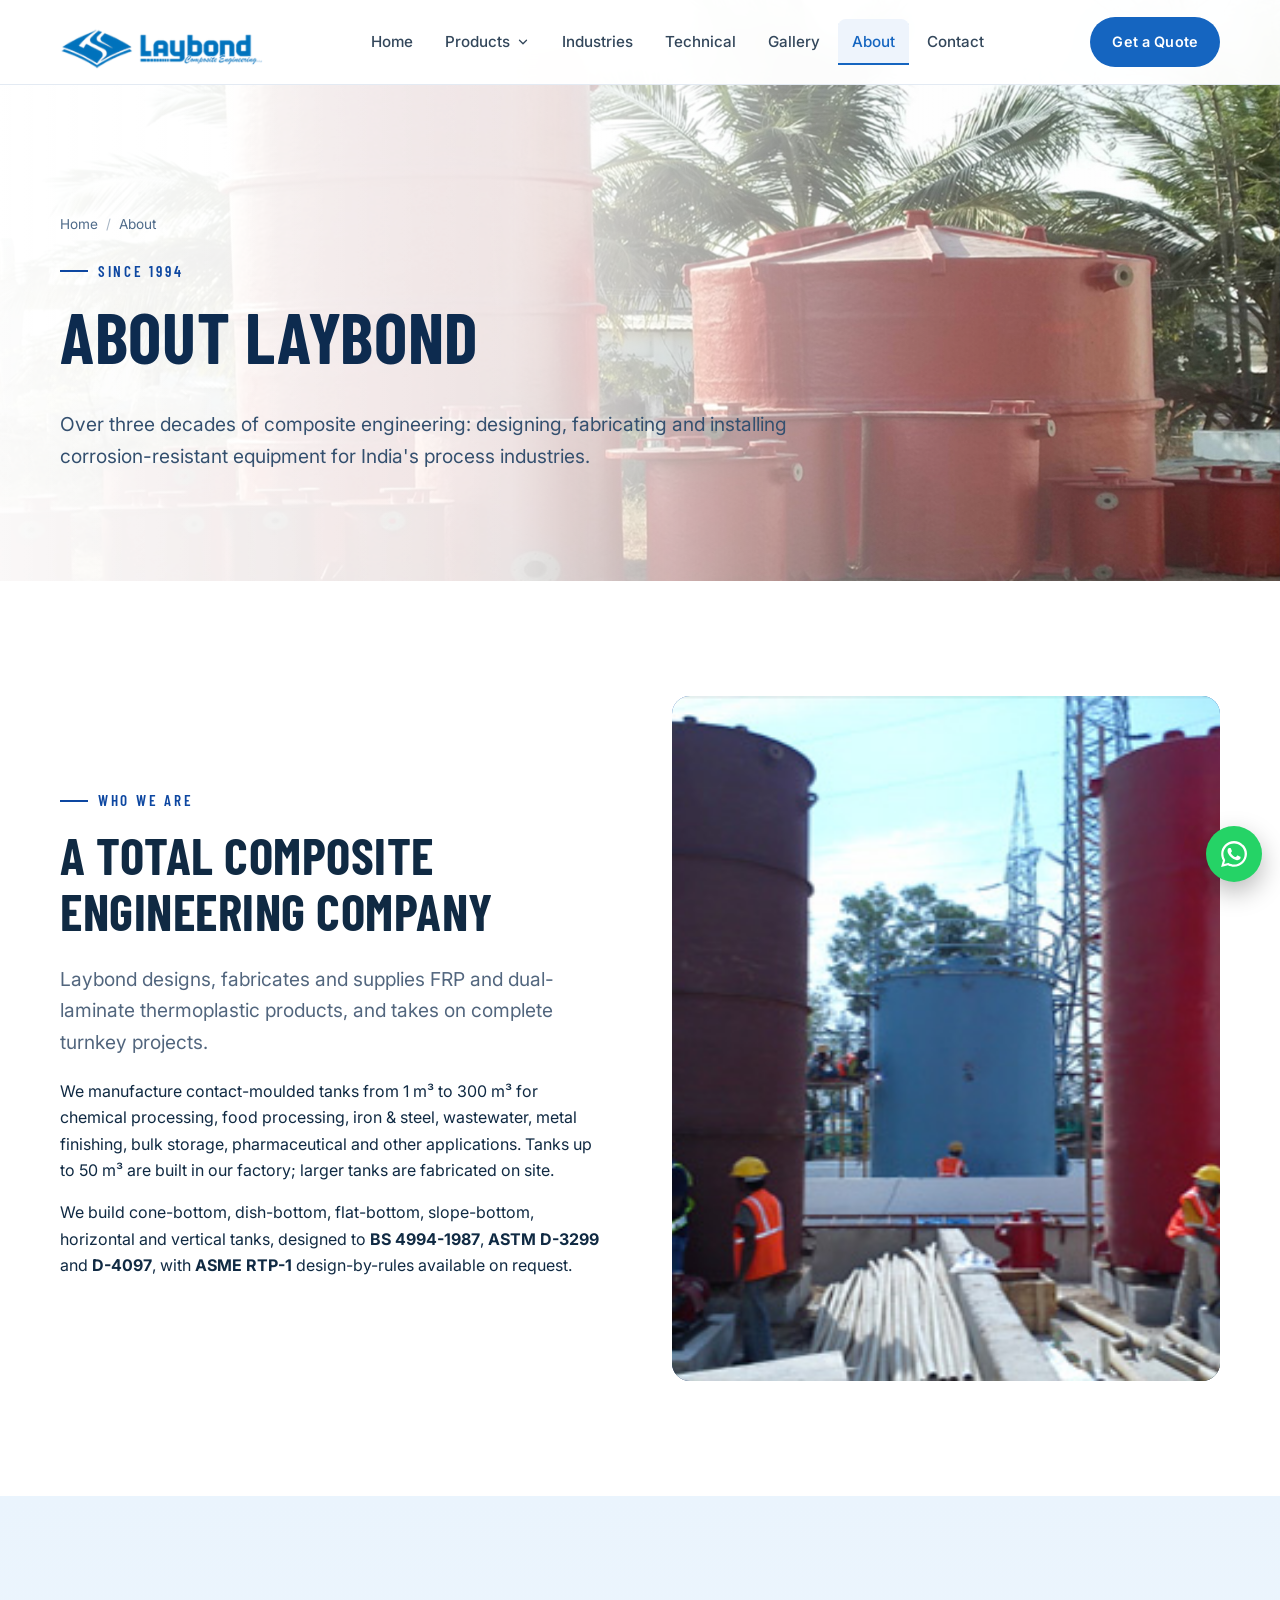
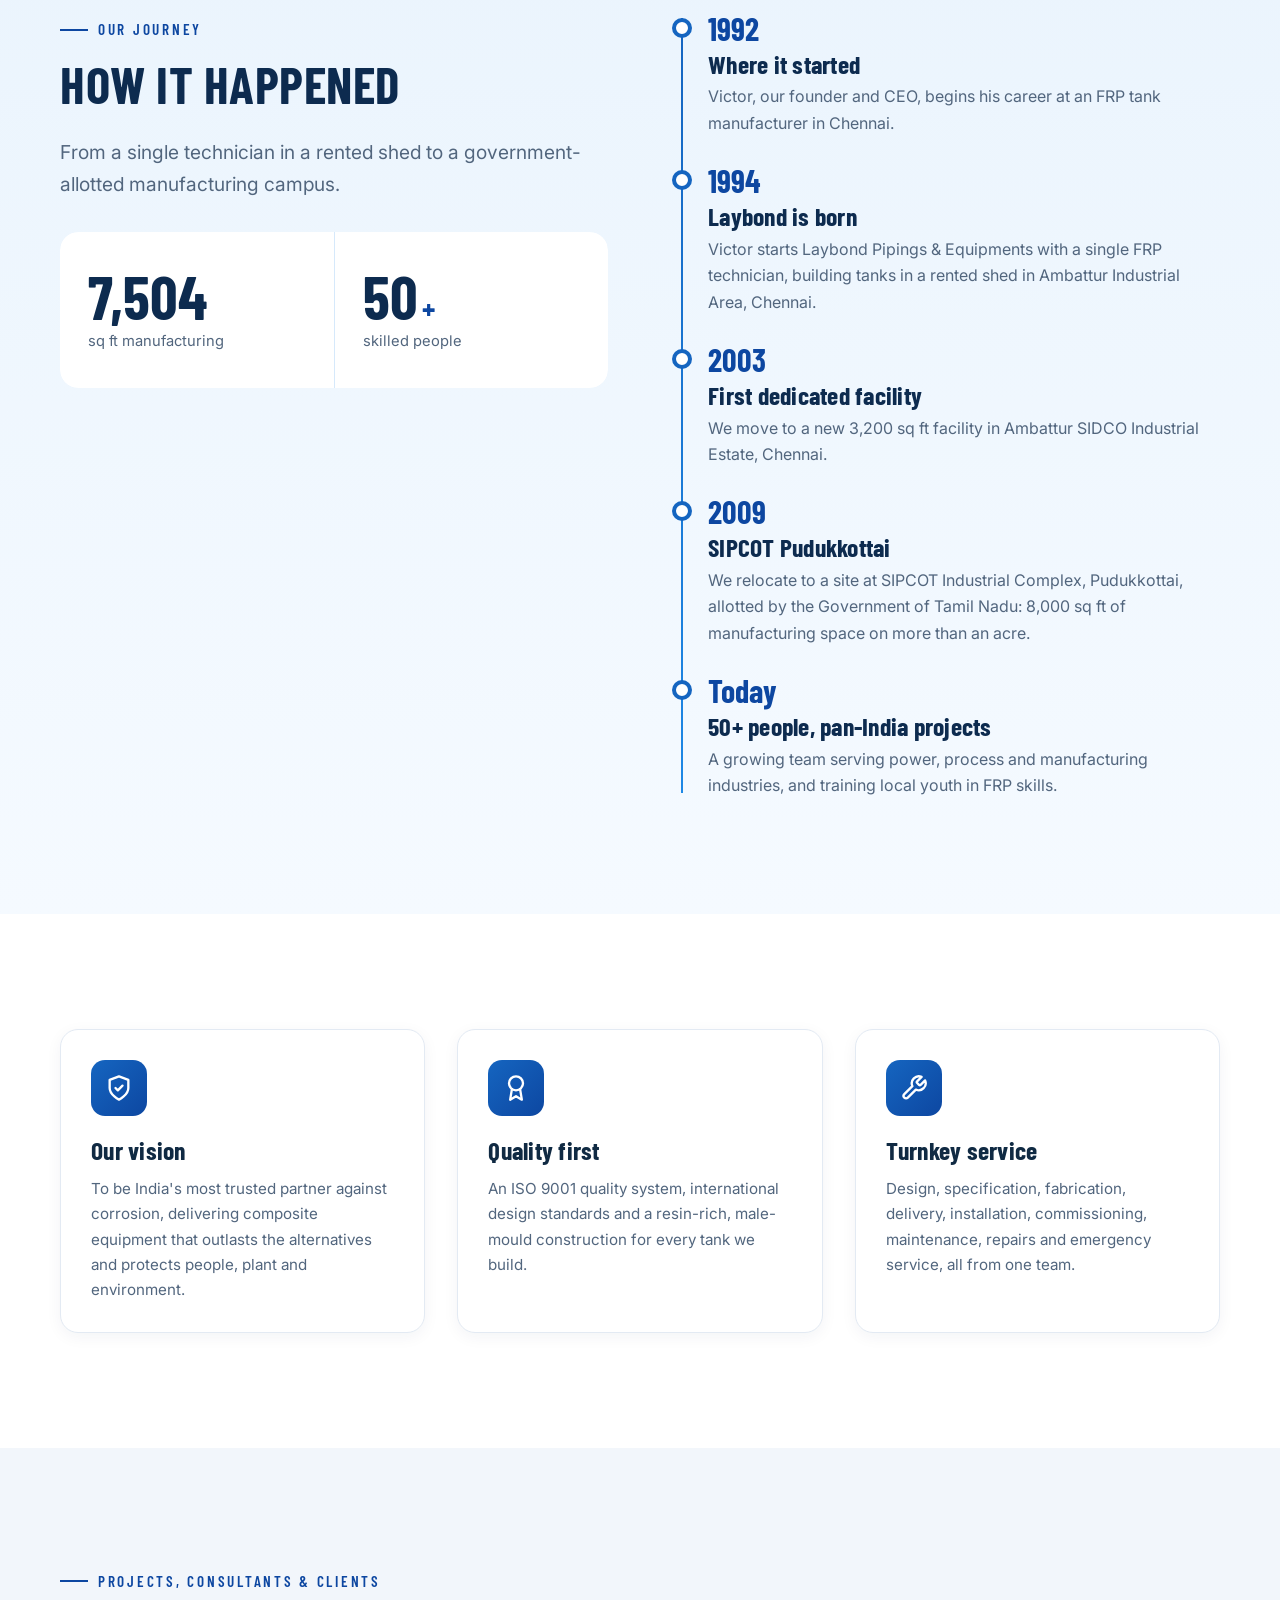
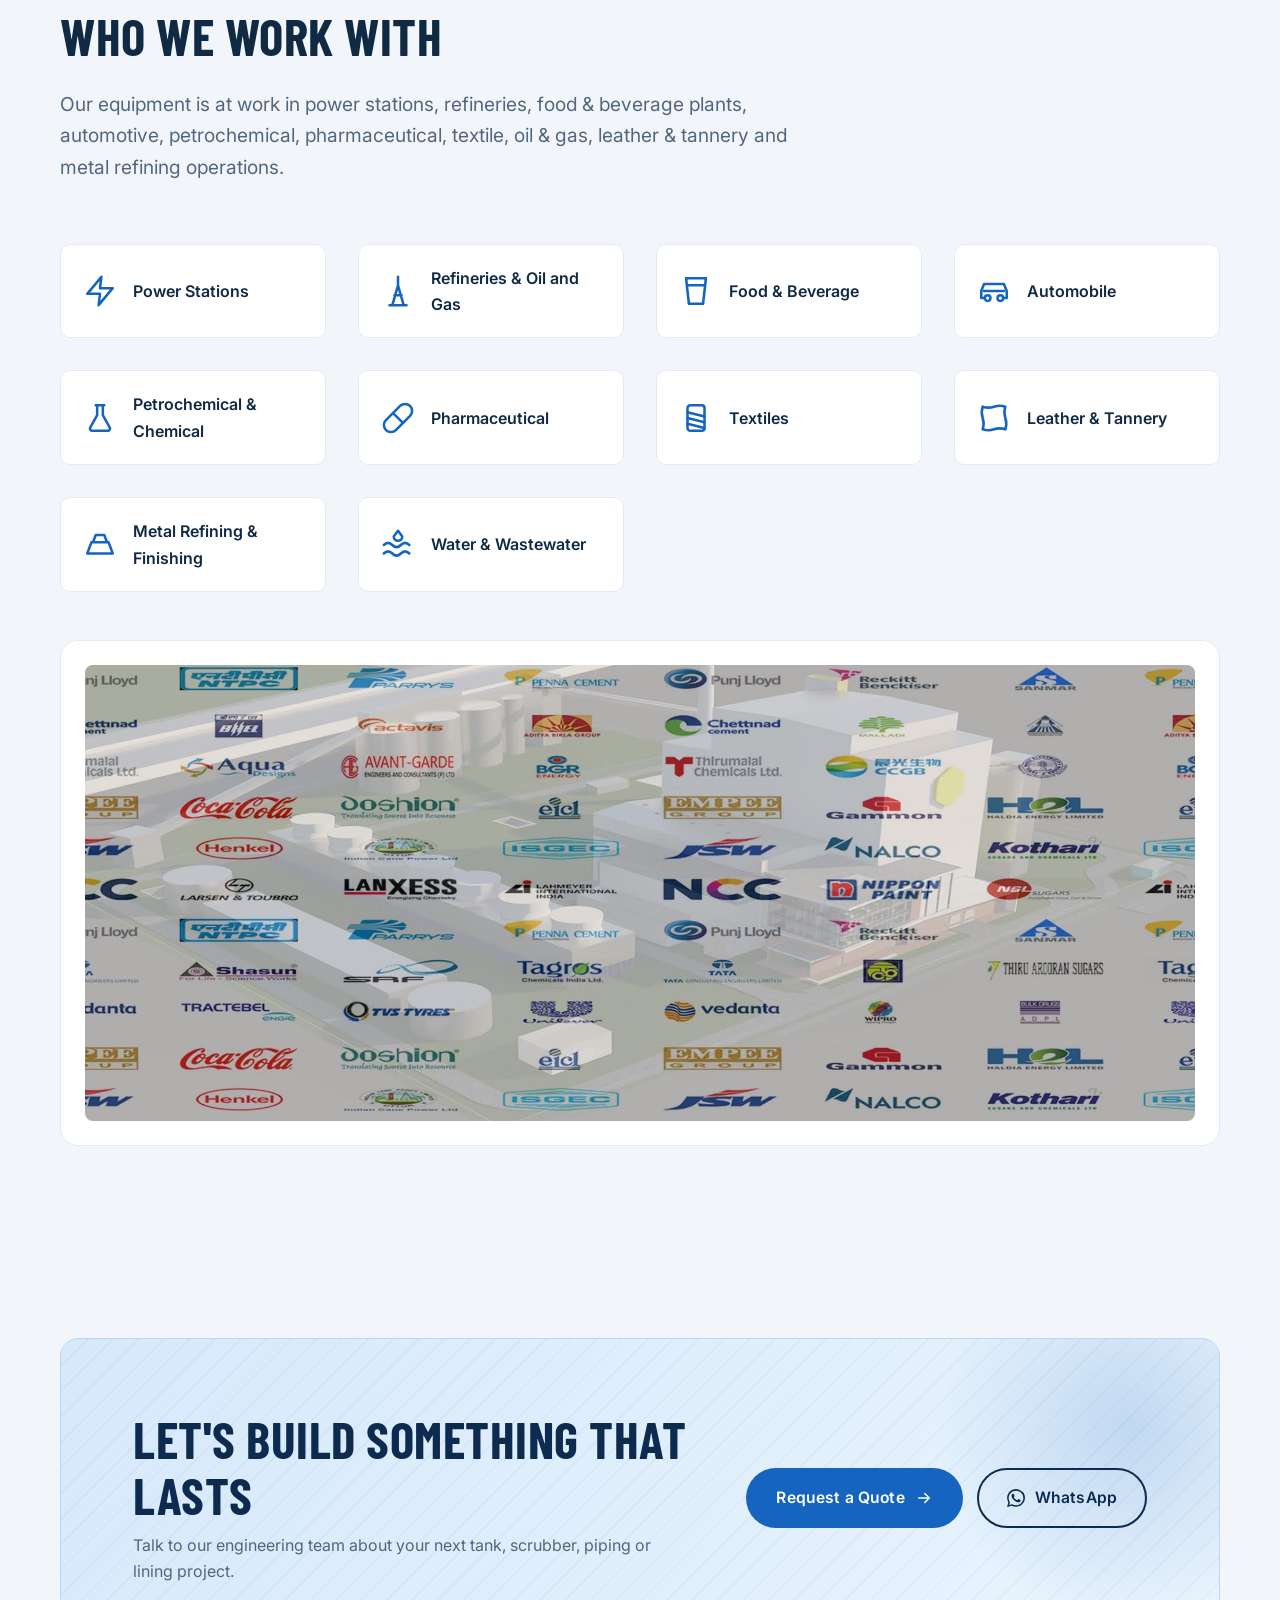
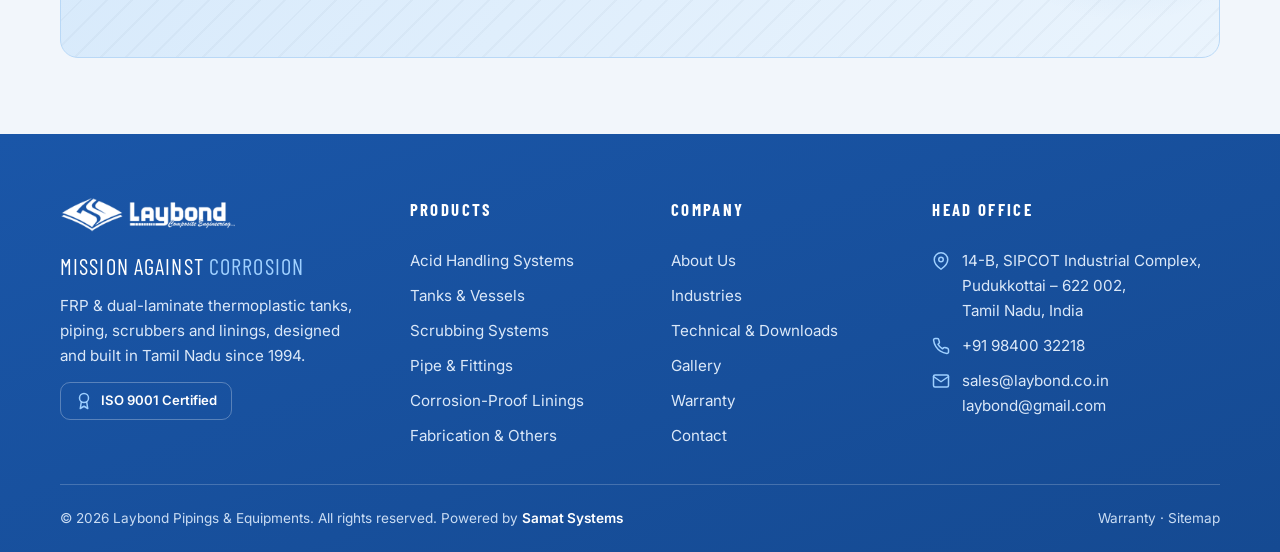
<file: about.html>
<!DOCTYPE html>
<html lang="en" class="no-js">
<head>
<meta charset="utf-8">
<meta name="viewport" content="width=device-width, initial-scale=1">
<title>About Laybond | FRP Manufacturer Since 1994 – SIPCOT Pudukkottai</title>
<meta name="description" content="Founded in 1994, Laybond Pipings & Equipments manufactures FRP and dual-laminate tanks, piping and scrubbers from its ISO 9001 facility at SIPCOT, Pudukkottai.">
<link rel="canonical" href="https://laybond.co.in/about.html">
<meta name="theme-color" content="#1565c0">
<meta property="og:type" content="website">
<meta property="og:site_name" content="Laybond Pipings &amp; Equipments">
<meta property="og:title" content="About Laybond | FRP Manufacturer Since 1994 – SIPCOT Pudukkottai">
<meta property="og:description" content="Founded in 1994, Laybond Pipings & Equipments manufactures FRP and dual-laminate tanks, piping and scrubbers from its ISO 9001 facility at SIPCOT, Pudukkottai.">
<meta property="og:url" content="https://laybond.co.in/about.html">
<meta property="og:image" content="https://laybond.co.in/assets/images/hero/home-hero.jpg">
<meta name="twitter:card" content="summary_large_image">
<link rel="icon" href="assets/images/logo/favicon.svg" type="image/svg+xml">
<link rel="apple-touch-icon" href="assets/images/logo/apple-touch-icon.png">
<link rel="preconnect" href="https://fonts.googleapis.com">
<link rel="preconnect" href="https://fonts.gstatic.com" crossorigin>
<link href="https://fonts.googleapis.com/css2?family=Barlow+Condensed:wght@500;600;700&family=Inter:wght@400;500;600;700&display=swap" rel="stylesheet">
<link rel="stylesheet" href="assets/css/style.css?v=c88986c0">
<script type="application/ld+json">
{"@context":"https://schema.org","@type":"Organization","name":"Laybond Pipings & Equipments","alternateName":"Laybond","url":"https://laybond.co.in/","logo":"https://laybond.co.in/assets/images/logo/Laybond2.png","foundingDate":"1994","slogan":"Mission Against Corrosion","email":"sales@laybond.co.in","telephone":"+919840032218","address":{"@type":"PostalAddress","streetAddress":"14-B, SIPCOT Industrial Complex","addressLocality":"Pudukkottai","postalCode":"622002","addressRegion":"Tamil Nadu","addressCountry":"IN"},"contactPoint":[{"@type":"ContactPoint","telephone":"+919840032218","contactType":"sales","areaServed":"IN"}]}
</script>
</head>
<body class="page-about">
<a class="skip-link" href="#main">Skip to content</a>
<header class="site-header">
  <div class="container header-inner">
    <a class="logo" href="index.html" aria-label="Laybond – home"><img src="assets/images/logo/laybond-logo-color@2x.png" alt="Laybond Composite Engineering" width="240" height="62"></a>
    <nav class="nav" id="site-nav" aria-label="Main">
      <a href="index.html">Home</a>
      <div class="nav-drop">
        <button type="button" aria-expanded="false" aria-haspopup="true">Products <svg width="24" height="24" viewBox="0 0 24 24" fill="none" stroke="currentColor" stroke-width="2.2" stroke-linecap="round" stroke-linejoin="round"><path d="M6 9l6 6 6-6"/></svg></button>
        <div class="mega"><a href="chemical-handling-systems.html"><span class="mega-icon"><svg width="24" height="24" viewBox="0 0 24 24" fill="none" stroke="currentColor" stroke-width="1.8" stroke-linecap="round" stroke-linejoin="round"><path d="M9 3h6M10 3v6L4.5 18.5A2 2 0 0 0 6.2 21.5h11.6a2 2 0 0 0 1.7-3L14 9V3"/><path d="M7 15h10"/></svg></span><span><strong>Acid Handling Systems</strong><span>Complete chemical storage & dosing systems, 1–300 m³</span></span></a><a href="frp-tanks.html"><span class="mega-icon"><svg width="24" height="24" viewBox="0 0 24 24" fill="none" stroke="currentColor" stroke-width="1.8" stroke-linecap="round" stroke-linejoin="round"><ellipse cx="12" cy="5" rx="7" ry="2.5"/><path d="M5 5v13c0 1.4 3.1 2.5 7 2.5s7-1.1 7-2.5V5"/><path d="M5 11.5c0 1.4 3.1 2.5 7 2.5s7-1.1 7-2.5"/></svg></span><span><strong>Tanks & Vessels</strong><span>FRP storage tanks for corrosive & caustic chemicals</span></span></a><a href="fume-extraction.html"><span class="mega-icon"><svg width="24" height="24" viewBox="0 0 24 24" fill="none" stroke="currentColor" stroke-width="1.8" stroke-linecap="round" stroke-linejoin="round"><path d="M8 22V8h8v14M10 8V2h4v6M5 22h14"/><path d="M15 4c1.5-1 3-1 4 0M17 6.5c1.2-.8 2.4-.8 3.5 0"/></svg></span><span><strong>Scrubbing Systems</strong><span>Fume scrubbers, ducts, stacks & exhaust systems</span></span></a><a href="pipe-fittings.html"><span class="mega-icon"><svg width="24" height="24" viewBox="0 0 24 24" fill="none" stroke="currentColor" stroke-width="1.8" stroke-linecap="round" stroke-linejoin="round"><path d="M2 8h9a3 3 0 0 1 3 3v11M2 14h5a1 1 0 0 1 1 1v7"/><path d="M2 6v10M12 22h8M14 22v-2M8 22v-2"/></svg></span><span><strong>Pipe & Fittings</strong><span>FRP pipe 25–1500 mm with a full fittings range</span></span></a><a href="corrosion-proof-linings.html"><span class="mega-icon"><svg width="24" height="24" viewBox="0 0 24 24" fill="none" stroke="currentColor" stroke-width="1.8" stroke-linecap="round" stroke-linejoin="round"><rect x="3" y="3" width="18" height="18" rx="2"/><rect x="7" y="7" width="10" height="10" rx="1"/><path d="M3 9h4M17 15h4"/></svg></span><span><strong>Corrosion-Proof Linings</strong><span>FRP linings for steel & concrete structures</span></span></a><a href="steel-fabrications.html"><span class="mega-icon"><svg width="24" height="24" viewBox="0 0 24 24" fill="none" stroke="currentColor" stroke-width="1.8" stroke-linecap="round" stroke-linejoin="round"><path d="M14.7 6.3a1 1 0 0 0 0 1.4l1.6 1.6a1 1 0 0 0 1.4 0l3.8-3.8a6 6 0 0 1-7.9 7.9l-6.9 6.9a2.1 2.1 0 0 1-3-3l6.9-6.9a6 6 0 0 1 7.9-7.9l-3.8 3.8z"/></svg></span><span><strong>Fabrication & Others</strong><span>MS / SS tanks, agitators, motor guards & structures</span></span></a></div>
      </div>
      <a href="industries.html">Industries</a>
      <a href="technical.html">Technical</a>
      <a href="gallery.html">Gallery</a>
      <a href="about.html" aria-current="page">About</a>
      <a href="contact.html">Contact</a>
      <div class="mobile-cta">
        <a class="btn btn--primary" href="contact.html">Request a Quote <svg width="24" height="24" viewBox="0 0 24 24" fill="none" stroke="currentColor" stroke-width="2" stroke-linecap="round" stroke-linejoin="round"><path d="M5 12h14M13 6l6 6-6 6"/></svg></a>
        <a class="btn btn--ghost" href="tel:+919840032218"><svg width="24" height="24" viewBox="0 0 24 24" fill="none" stroke="currentColor" stroke-width="2" stroke-linecap="round" stroke-linejoin="round"><path d="M22 16.9v3a2 2 0 0 1-2.2 2 19.8 19.8 0 0 1-8.6-3.1 19.5 19.5 0 0 1-6-6A19.8 19.8 0 0 1 2.1 4.2 2 2 0 0 1 4.1 2h3a2 2 0 0 1 2 1.7c.1.9.4 1.8.7 2.7a2 2 0 0 1-.5 2.1L8 9.8a16 16 0 0 0 6 6l1.3-1.3a2 2 0 0 1 2.1-.4c.9.3 1.8.6 2.7.7a2 2 0 0 1 1.7 2z"/></svg> +91 98400 32218</a>
      </div>
    </nav>
    <div class="header-cta">
      <a class="btn btn--primary" href="contact.html">Get a Quote</a>
      <button class="menu-toggle" type="button" aria-label="Menu" aria-controls="site-nav" aria-expanded="false"><span></span><span></span><span></span></button>
    </div>
  </div>
</header>
<main id="main">
<section class="page-hero">
  <div class="media hero-media" data-label="About hero"><img src="assets/images/hero/about-hero.jpg" alt="" fetchpriority="high" onerror="this.remove()"></div>
  <div class="container">
    <ol class="breadcrumb"><li><a href="index.html">Home</a></li><li aria-current="page">About</li></ol>
    <span class="eyebrow">Since 1994</span>
    <h1>About Laybond</h1>
    <p class="lead">Over three decades of composite engineering: designing, fabricating and installing corrosion-resistant equipment for India's process industries.</p>
  </div>
</section>
<section class="section section--white">
  <div class="container">
    <div class="split">
      <div class="reveal">
        <span class="eyebrow">Who we are</span>
        <h2>A total composite engineering company</h2>
        <p class="lead">Laybond designs, fabricates and supplies FRP and dual-laminate thermoplastic products, and takes on complete turnkey projects.</p>
        <p>We manufacture contact-moulded tanks from 1 m³ to 300 m³ for chemical processing, food processing, iron &amp; steel, wastewater, metal finishing, bulk storage, pharmaceutical and other applications. Tanks up to 50 m³ are built in our factory; larger tanks are fabricated on site.</p>
        <p>We build cone-bottom, dish-bottom, flat-bottom, slope-bottom, horizontal and vertical tanks, designed to <strong>BS 4994-1987</strong>, <strong>ASTM D-3299</strong> and <strong>D-4097</strong>, with <strong>ASME RTP-1</strong> design-by-rules available on request.</p>
      </div>
      <div class="reveal reveal-d1">
        <div class="media media--tall" data-label="Laybond factory"><img src="assets/images/about/factory.jpg" alt="Laybond factory" loading="lazy" decoding="async" onerror="this.remove()"></div>
      </div>
    </div>
  </div>
</section>

<section class="section section--darker">
  <div class="container">
    <div class="split" style="align-items:start">
      <div class="reveal" style="position:sticky;top:120px">
        <span class="eyebrow">Our journey</span>
        <h2>How it happened</h2>
        <p class="lead">From a single technician in a rented shed to a government-allotted manufacturing campus.</p>
        <div class="stats mt-2" style="grid-template-columns:1fr 1fr">
          <div class="stat"><strong data-count="8000">8,000</strong><span>sq ft manufacturing</span></div>
          <div class="stat"><strong>50<small>+</small></strong><span>skilled people</span></div>
        </div>
      </div>
      <div class="timeline"><div class="timeline-item reveal"><div class="timeline-year">1992</div><h3>Where it started</h3><p>Victor, our founder and CEO, begins his career at an FRP tank manufacturer in Chennai.</p></div><div class="timeline-item reveal"><div class="timeline-year">1994</div><h3>Laybond is born</h3><p>Victor starts Laybond Pipings &amp; Equipments with a single FRP technician, building tanks in a rented shed in Ambattur Industrial Area, Chennai.</p></div><div class="timeline-item reveal"><div class="timeline-year">2003</div><h3>First dedicated facility</h3><p>We move to a new 3,200 sq ft facility in Ambattur SIDCO Industrial Estate, Chennai.</p></div><div class="timeline-item reveal"><div class="timeline-year">2009</div><h3>SIPCOT Pudukkottai</h3><p>We relocate to a site at SIPCOT Industrial Complex, Pudukkottai, allotted by the Government of Tamil Nadu: 8,000 sq ft of manufacturing space on more than an acre.</p></div><div class="timeline-item reveal"><div class="timeline-year">Today</div><h3>50+ people, pan-India projects</h3><p>A growing team serving power, process and manufacturing industries, and training local youth in FRP skills.</p></div></div>
    </div>
  </div>
</section>

<section class="section section--white">
  <div class="container">
    <div class="grid grid-3">
      <div class="feature reveal"><div class="feature-icon"><svg width="24" height="24" viewBox="0 0 24 24" fill="none" stroke="currentColor" stroke-width="2" stroke-linecap="round" stroke-linejoin="round"><path d="M12 22s8-4 8-10V5l-8-3-8 3v7c0 6 8 10 8 10z"/><path d="M9 12l2 2 4-4"/></svg></div><h3>Our vision</h3><p>To be India's most trusted partner against corrosion, delivering composite equipment that outlasts the alternatives and protects people, plant and environment.</p></div>
      <div class="feature reveal reveal-d1"><div class="feature-icon"><svg width="24" height="24" viewBox="0 0 24 24" fill="none" stroke="currentColor" stroke-width="2" stroke-linecap="round" stroke-linejoin="round"><circle cx="12" cy="8" r="6"/><path d="M15.5 13L17 22l-5-3-5 3 1.5-9"/></svg></div><h3>Quality first</h3><p>An ISO 9001 quality system, international design standards and a resin-rich, male-mould construction for every tank we build.</p></div>
      <div class="feature reveal reveal-d2"><div class="feature-icon"><svg width="24" height="24" viewBox="0 0 24 24" fill="none" stroke="currentColor" stroke-width="2" stroke-linecap="round" stroke-linejoin="round"><path d="M14.7 6.3a1 1 0 0 0 0 1.4l1.6 1.6a1 1 0 0 0 1.4 0l3.8-3.8a6 6 0 0 1-7.9 7.9l-6.9 6.9a2.1 2.1 0 0 1-3-3l6.9-6.9a6 6 0 0 1 7.9-7.9l-3.8 3.8z"/></svg></div><h3>Turnkey service</h3><p>Design, specification, fabrication, delivery, installation, commissioning, maintenance, repairs and emergency service, all from one team.</p></div>
    </div>
  </div>
</section>

<section class="section">
  <div class="container">
    <div class="section-head"><span class="eyebrow">Projects, consultants &amp; clients</span><h2>Who we work with</h2>
      <p class="lead">Our equipment is at work in power stations, refineries, food &amp; beverage plants, automotive, petrochemical, pharmaceutical, textile, oil &amp; gas, leather &amp; tannery and metal refining operations.</p></div>
    <div class="grid grid-4"><div class="industry reveal"><svg width="24" height="24" viewBox="0 0 24 24" fill="none" stroke="currentColor" stroke-width="1.8" stroke-linecap="round" stroke-linejoin="round"><path d="M13 2L3 14h9l-1 8 10-12h-9z"/></svg><span>Power Stations</span></div><div class="industry reveal"><svg width="24" height="24" viewBox="0 0 24 24" fill="none" stroke="currentColor" stroke-width="1.8" stroke-linecap="round" stroke-linejoin="round"><path d="M12 2v6M8 22l4-14 4 14M6 22h12M9.5 15h5"/></svg><span>Refineries & Oil and Gas</span></div><div class="industry reveal"><svg width="24" height="24" viewBox="0 0 24 24" fill="none" stroke="currentColor" stroke-width="1.8" stroke-linecap="round" stroke-linejoin="round"><path d="M5 3h14l-2 18H7zM5.5 8h13"/></svg><span>Food & Beverage</span></div><div class="industry reveal"><svg width="24" height="24" viewBox="0 0 24 24" fill="none" stroke="currentColor" stroke-width="1.8" stroke-linecap="round" stroke-linejoin="round"><path d="M5 17H3v-5l2-5h14l2 5v5h-2M5 12h14"/><circle cx="7.5" cy="17" r="2"/><circle cx="16.5" cy="17" r="2"/></svg><span>Automobile</span></div><div class="industry reveal"><svg width="24" height="24" viewBox="0 0 24 24" fill="none" stroke="currentColor" stroke-width="1.8" stroke-linecap="round" stroke-linejoin="round"><path d="M9 3h6M10 3v7l-5 9a1.5 1.5 0 0 0 1.3 2h11.4a1.5 1.5 0 0 0 1.3-2l-5-9V3"/></svg><span>Petrochemical & Chemical</span></div><div class="industry reveal"><svg width="24" height="24" viewBox="0 0 24 24" fill="none" stroke="currentColor" stroke-width="1.8" stroke-linecap="round" stroke-linejoin="round"><path d="M10.5 20.5l10-10a4.9 4.9 0 0 0-7-7l-10 10a4.9 4.9 0 0 0 7 7zM8.5 8.5l7 7"/></svg><span>Pharmaceutical</span></div><div class="industry reveal"><svg width="24" height="24" viewBox="0 0 24 24" fill="none" stroke="currentColor" stroke-width="1.8" stroke-linecap="round" stroke-linejoin="round"><rect x="6" y="3" width="12" height="18" rx="2"/><path d="M6 8l12 3M6 12l12 3M6 16l12 3"/></svg><span>Textiles</span></div><div class="industry reveal"><svg width="24" height="24" viewBox="0 0 24 24" fill="none" stroke="currentColor" stroke-width="1.8" stroke-linecap="round" stroke-linejoin="round"><path d="M4 4c3 1 5 1 8 0s5-1 8 0c-1 3-1 5 0 8s1 5 0 8c-3-1-5-1-8 0s-5 1-8 0c1-3 1-5 0-8s-1-5 0-8z"/></svg><span>Leather & Tannery</span></div><div class="industry reveal"><svg width="24" height="24" viewBox="0 0 24 24" fill="none" stroke="currentColor" stroke-width="1.8" stroke-linecap="round" stroke-linejoin="round"><path d="M3 18l3-8h12l3 8zM7 10l2-5h6l2 5"/></svg><span>Metal Refining & Finishing</span></div><div class="industry reveal"><svg width="24" height="24" viewBox="0 0 24 24" fill="none" stroke="currentColor" stroke-width="1.8" stroke-linecap="round" stroke-linejoin="round"><path d="M2 12c2-2 4-2 6 0s4 2 6 0 4-2 6 0M2 18c2-2 4-2 6 0s4 2 6 0 4-2 6 0M12 2l3 4a3 3 0 1 1-6 0z"/></svg><span>Water & Wastewater</span></div></div>
    <div class="clients-wall mt-3 reveal"><img src="assets/images/clients/laybond-clients.jpg" alt="Laybond clients include Lanxess, NCC, JSW, Vedanta, Nalco, TVS Tyres, Nippon Paint, Punj Lloyd, Chettinad Cement, Tagros and others" loading="lazy" onerror="this.parentNode.remove()"></div>
  </div>
</section>
<section class="section section--tight">
  <div class="container">
    <div class="cta-band reveal">
      <div>
        <h2>Let's build something that lasts</h2>
        <p>Talk to our engineering team about your next tank, scrubber, piping or lining project.</p>
      </div>
      <div class="btn-row">
        <a class="btn btn--primary" href="contact.html">Request a Quote <svg width="24" height="24" viewBox="0 0 24 24" fill="none" stroke="currentColor" stroke-width="2" stroke-linecap="round" stroke-linejoin="round"><path d="M5 12h14M13 6l6 6-6 6"/></svg></a>
        <a class="btn btn--ghost" href="https://wa.me/919840032218?text=Hello%20Laybond%2C%20I%20would%20like%20a%20quote%20for%20your%20requirement" target="_blank" rel="noopener"><svg width="24" height="24" viewBox="0 0 24 24" fill="currentColor"><path d="M17.5 14.4c-.3-.1-1.8-.9-2-1-.3-.1-.5-.1-.7.1-.2.3-.8 1-.9 1.2-.2.2-.3.2-.6.1-.3-.1-1.3-.5-2.4-1.5-.9-.8-1.5-1.8-1.7-2.1-.2-.3 0-.5.1-.6l.4-.5c.2-.2.2-.3.3-.5.1-.2 0-.4 0-.5l-.9-2.2c-.2-.6-.5-.5-.7-.5h-.6c-.2 0-.5.1-.8.4-.3.3-1 1-1 2.5s1.1 2.9 1.2 3.1c.1.2 2.1 3.2 5.1 4.5.7.3 1.3.5 1.7.6.7.2 1.4.2 1.9.1.6-.1 1.8-.7 2-1.4.2-.7.2-1.3.2-1.4-.1-.2-.3-.3-.6-.4zM12 21.8c-1.8 0-3.5-.5-5-1.4l-.4-.2-3.7 1 1-3.6-.2-.4A9.8 9.8 0 0 1 2.2 12C2.2 6.6 6.6 2.2 12 2.2c2.6 0 5.1 1 6.9 2.9a9.7 9.7 0 0 1 2.9 6.9c0 5.4-4.4 9.8-9.8 9.8zm8.4-18.2A11.8 11.8 0 0 0 12 0C5.5 0 .2 5.3.2 11.9c0 2.1.5 4.1 1.6 5.9L.1 24l6.3-1.7c1.7.9 3.7 1.4 5.7 1.4 6.5 0 11.9-5.3 11.9-11.9 0-3.2-1.2-6.2-3.5-8.4z"/></svg> WhatsApp</a>
      </div>
    </div>
  </div>
</section>

</main>
<footer class="site-footer">
  <div class="container">
    <div class="footer-grid">
      <div class="footer-brand">
        <img src="assets/images/logo/Laybond2.png" alt="Laybond" width="240" height="62" loading="lazy">
        <p class="footer-tag">Mission Against <span>Corrosion</span></p>
        <p>FRP &amp; dual-laminate thermoplastic tanks, piping, scrubbers and linings, designed and built in Tamil Nadu since 1994.</p>
        <span class="iso-badge"><svg width="24" height="24" viewBox="0 0 24 24" fill="none" stroke="currentColor" stroke-width="2" stroke-linecap="round" stroke-linejoin="round"><circle cx="12" cy="8" r="6"/><path d="M15.5 13L17 22l-5-3-5 3 1.5-9"/></svg> ISO 9001 Certified</span>
      </div>
      <div>
        <h4>Products</h4>
        <ul><li><a href="chemical-handling-systems.html">Acid Handling Systems</a></li><li><a href="frp-tanks.html">Tanks & Vessels</a></li><li><a href="fume-extraction.html">Scrubbing Systems</a></li><li><a href="pipe-fittings.html">Pipe & Fittings</a></li><li><a href="corrosion-proof-linings.html">Corrosion-Proof Linings</a></li><li><a href="steel-fabrications.html">Fabrication & Others</a></li></ul>
      </div>
      <div>
        <h4>Company</h4>
        <ul>
          <li><a href="about.html">About Us</a></li>
          <li><a href="industries.html">Industries</a></li>
          <li><a href="technical.html">Technical &amp; Downloads</a></li>
          <li><a href="gallery.html">Gallery</a></li>
          <li><a href="warranty.html">Warranty</a></li>
          <li><a href="contact.html">Contact</a></li>
        </ul>
      </div>
      <div>
        <h4>Head Office</h4>
        <ul class="footer-contact">
          <li><svg width="24" height="24" viewBox="0 0 24 24" fill="none" stroke="currentColor" stroke-width="2" stroke-linecap="round" stroke-linejoin="round"><path d="M21 10c0 7-9 13-9 13S3 17 3 10a9 9 0 0 1 18 0z"/><circle cx="12" cy="10" r="3"/></svg><address>14-B, SIPCOT Industrial Complex,<br>Pudukkottai – 622 002,<br>Tamil Nadu, India</address></li>
          <li><svg width="24" height="24" viewBox="0 0 24 24" fill="none" stroke="currentColor" stroke-width="2" stroke-linecap="round" stroke-linejoin="round"><path d="M22 16.9v3a2 2 0 0 1-2.2 2 19.8 19.8 0 0 1-8.6-3.1 19.5 19.5 0 0 1-6-6A19.8 19.8 0 0 1 2.1 4.2 2 2 0 0 1 4.1 2h3a2 2 0 0 1 2 1.7c.1.9.4 1.8.7 2.7a2 2 0 0 1-.5 2.1L8 9.8a16 16 0 0 0 6 6l1.3-1.3a2 2 0 0 1 2.1-.4c.9.3 1.8.6 2.7.7a2 2 0 0 1 1.7 2z"/></svg><span><a href="tel:+919840032218">+91 98400 32218</a></span></li>
          <li><svg width="24" height="24" viewBox="0 0 24 24" fill="none" stroke="currentColor" stroke-width="2" stroke-linecap="round" stroke-linejoin="round"><rect x="2" y="4" width="20" height="16" rx="2"/><path d="M22 6l-10 7L2 6"/></svg><span><a href="mailto:sales@laybond.co.in">sales@laybond.co.in</a><br><a href="mailto:laybond@gmail.com">laybond@gmail.com</a></span></li>
        </ul>
      </div>
    </div>
    <div class="footer-bottom">
      <span>© <span data-year>2026</span> Laybond Pipings &amp; Equipments. All rights reserved. Powered by <strong>Samat Systems</strong></span>
      <span><a href="warranty.html">Warranty</a> · <a href="sitemap.xml">Sitemap</a></span>
    </div>
  </div>
</footer>
<div class="float-actions">
  <a class="float-btn float-btn--top" href="#main" aria-label="Back to top"><svg width="24" height="24" viewBox="0 0 24 24" fill="none" stroke="currentColor" stroke-width="2.4" stroke-linecap="round" stroke-linejoin="round"><path d="M18 15l-6-6-6 6"/></svg></a>
  <a class="float-btn float-btn--call" href="tel:+919840032218" aria-label="Call Laybond"><svg width="24" height="24" viewBox="0 0 24 24" fill="none" stroke="currentColor" stroke-width="2" stroke-linecap="round" stroke-linejoin="round"><path d="M22 16.9v3a2 2 0 0 1-2.2 2 19.8 19.8 0 0 1-8.6-3.1 19.5 19.5 0 0 1-6-6A19.8 19.8 0 0 1 2.1 4.2 2 2 0 0 1 4.1 2h3a2 2 0 0 1 2 1.7c.1.9.4 1.8.7 2.7a2 2 0 0 1-.5 2.1L8 9.8a16 16 0 0 0 6 6l1.3-1.3a2 2 0 0 1 2.1-.4c.9.3 1.8.6 2.7.7a2 2 0 0 1 1.7 2z"/></svg></a>
  <a class="float-btn float-btn--wa" href="https://wa.me/919840032218?text=Hello%20Laybond%2C%20I%20would%20like%20a%20quote%20for%20your%20requirement" target="_blank" rel="noopener" aria-label="Chat on WhatsApp"><svg width="24" height="24" viewBox="0 0 24 24" fill="currentColor"><path d="M17.5 14.4c-.3-.1-1.8-.9-2-1-.3-.1-.5-.1-.7.1-.2.3-.8 1-.9 1.2-.2.2-.3.2-.6.1-.3-.1-1.3-.5-2.4-1.5-.9-.8-1.5-1.8-1.7-2.1-.2-.3 0-.5.1-.6l.4-.5c.2-.2.2-.3.3-.5.1-.2 0-.4 0-.5l-.9-2.2c-.2-.6-.5-.5-.7-.5h-.6c-.2 0-.5.1-.8.4-.3.3-1 1-1 2.5s1.1 2.9 1.2 3.1c.1.2 2.1 3.2 5.1 4.5.7.3 1.3.5 1.7.6.7.2 1.4.2 1.9.1.6-.1 1.8-.7 2-1.4.2-.7.2-1.3.2-1.4-.1-.2-.3-.3-.6-.4zM12 21.8c-1.8 0-3.5-.5-5-1.4l-.4-.2-3.7 1 1-3.6-.2-.4A9.8 9.8 0 0 1 2.2 12C2.2 6.6 6.6 2.2 12 2.2c2.6 0 5.1 1 6.9 2.9a9.7 9.7 0 0 1 2.9 6.9c0 5.4-4.4 9.8-9.8 9.8zm8.4-18.2A11.8 11.8 0 0 0 12 0C5.5 0 .2 5.3.2 11.9c0 2.1.5 4.1 1.6 5.9L.1 24l6.3-1.7c1.7.9 3.7 1.4 5.7 1.4 6.5 0 11.9-5.3 11.9-11.9 0-3.2-1.2-6.2-3.5-8.4z"/></svg></a>
</div>
<script src="assets/js/main.js?v=562722f5" defer></script>
</body>
</html>
</file>
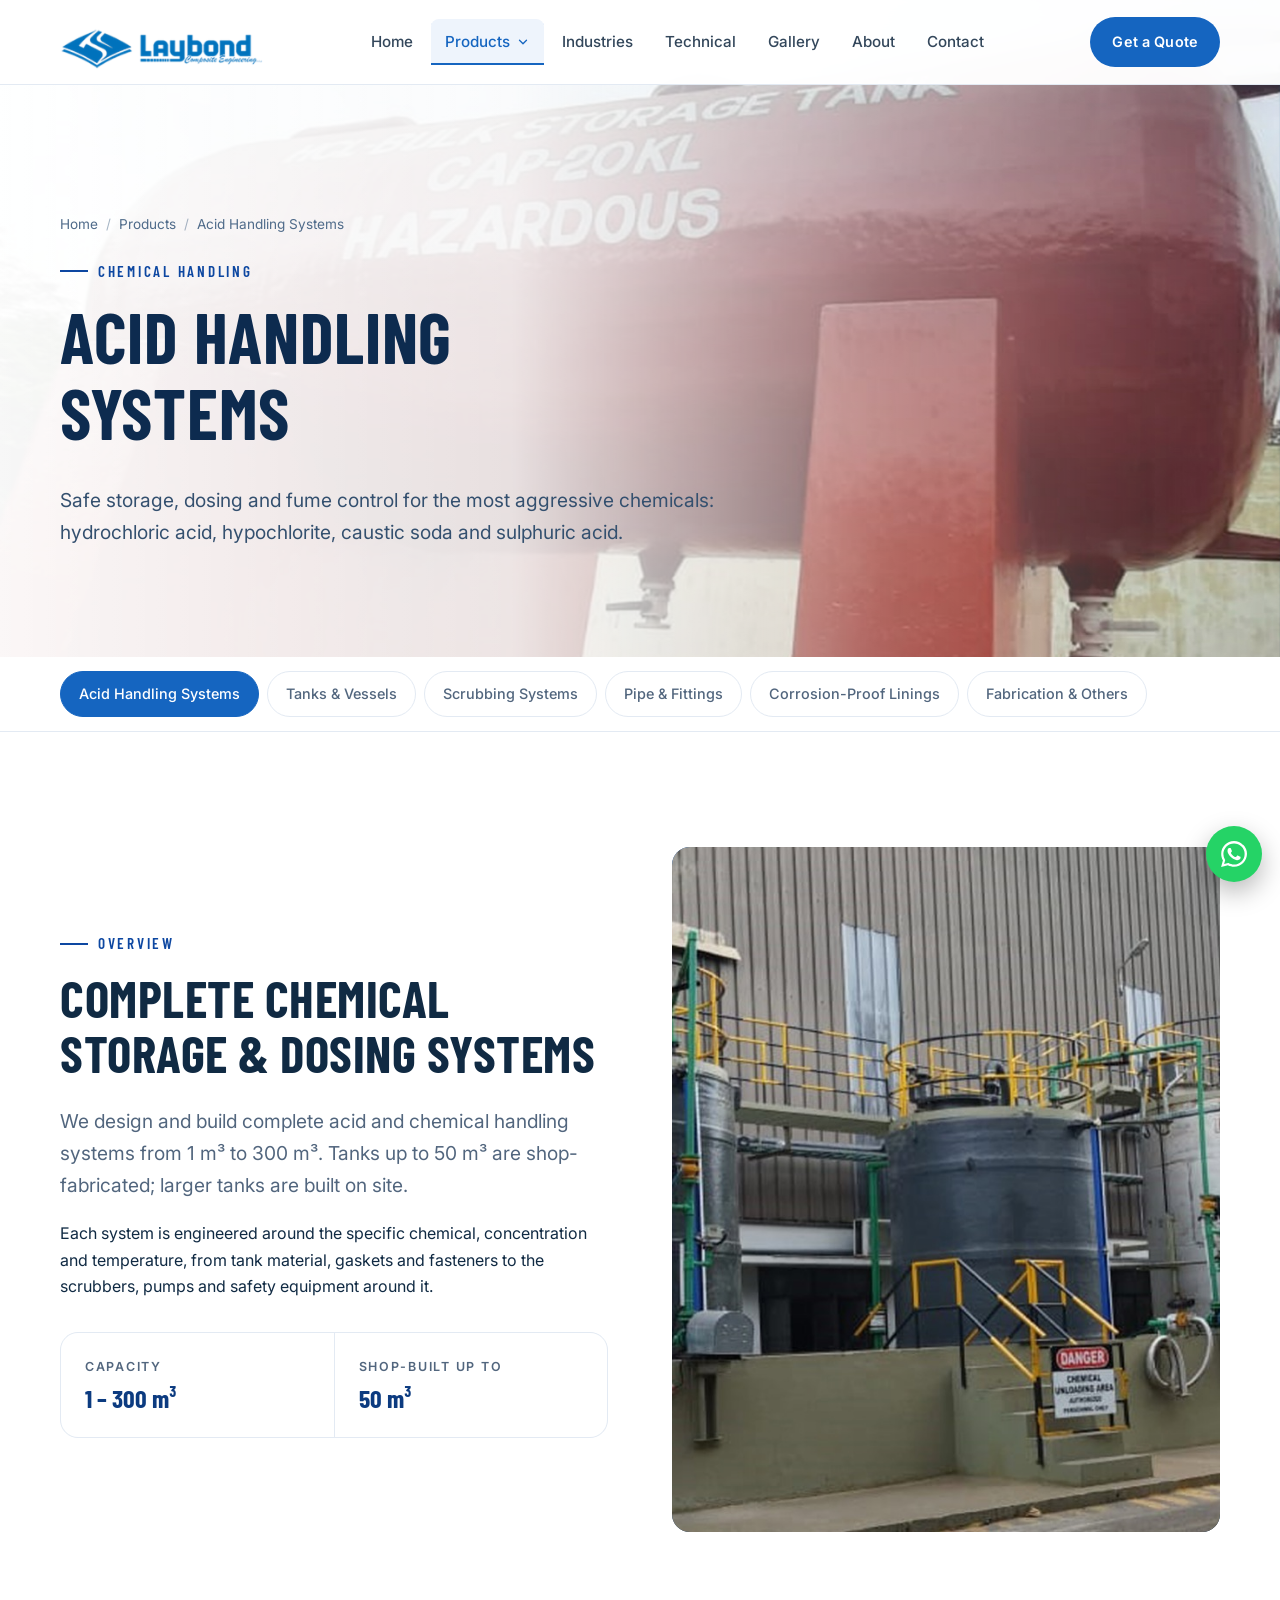
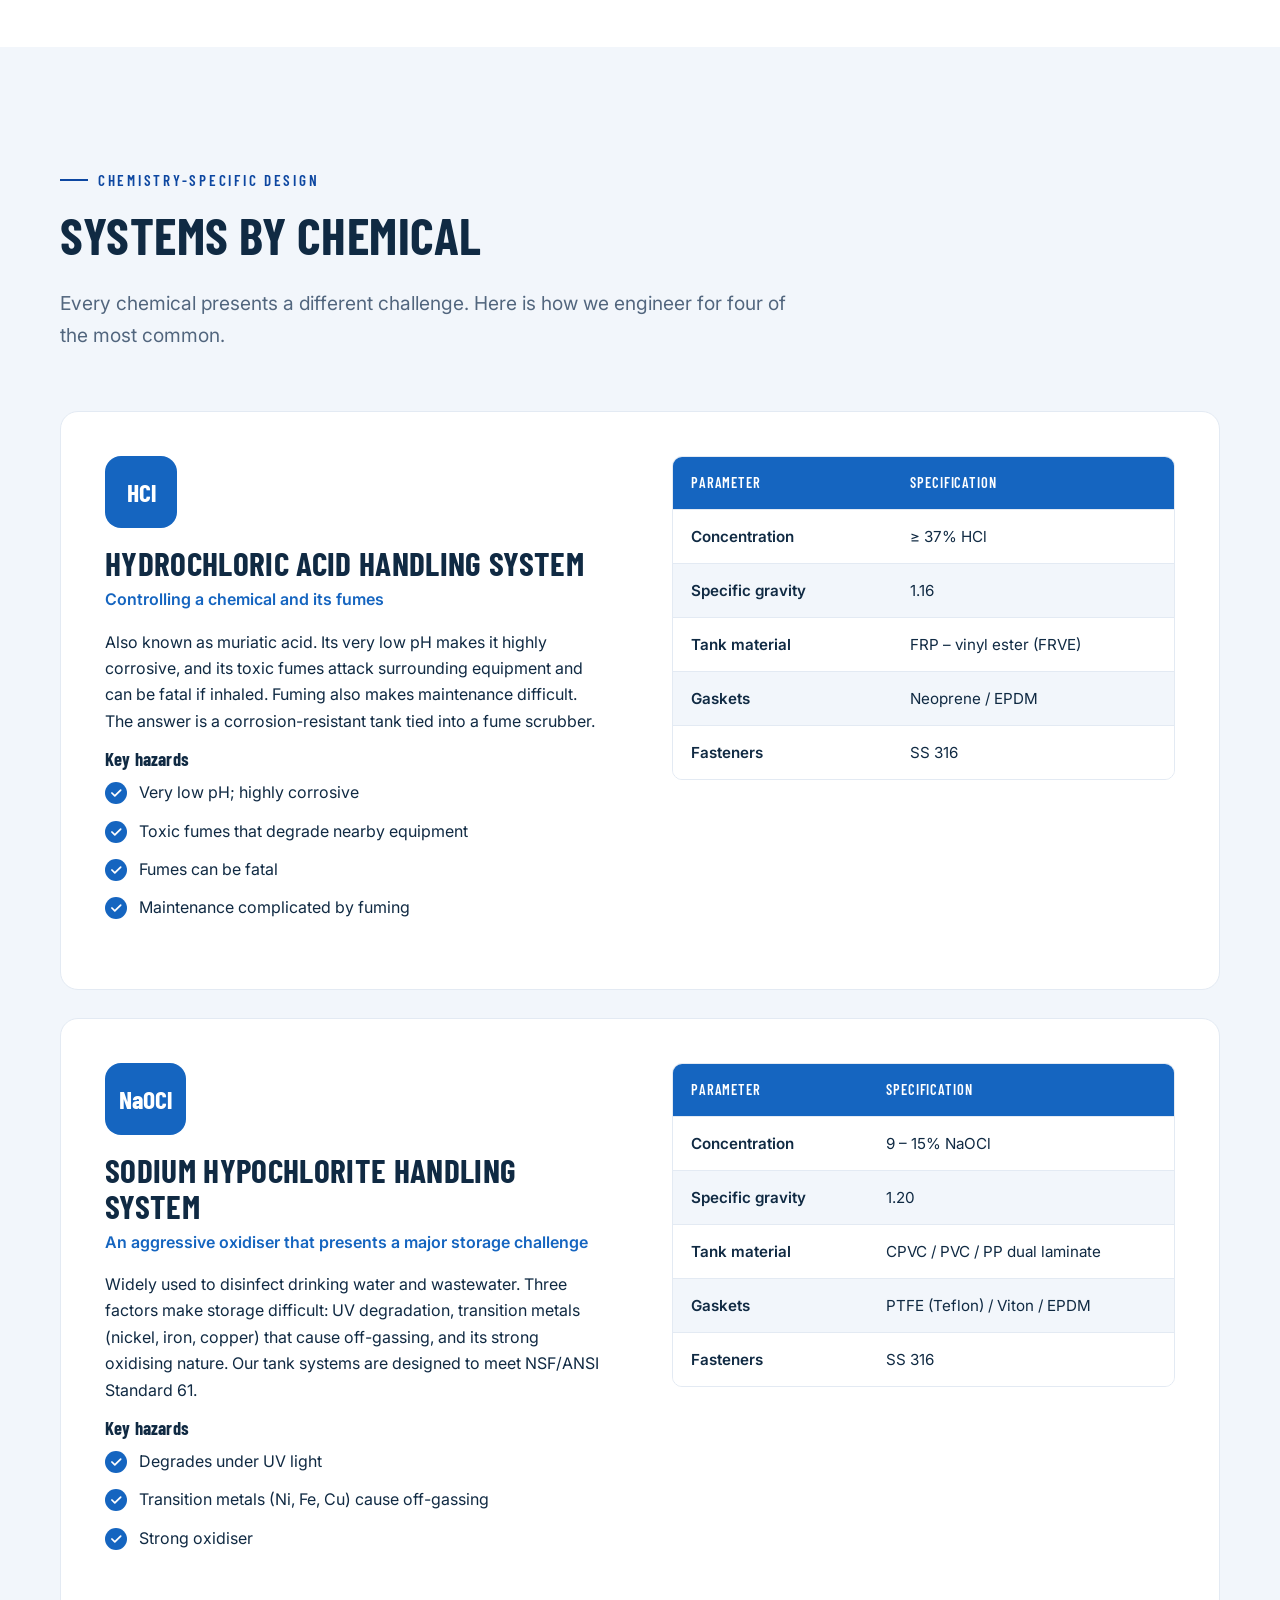
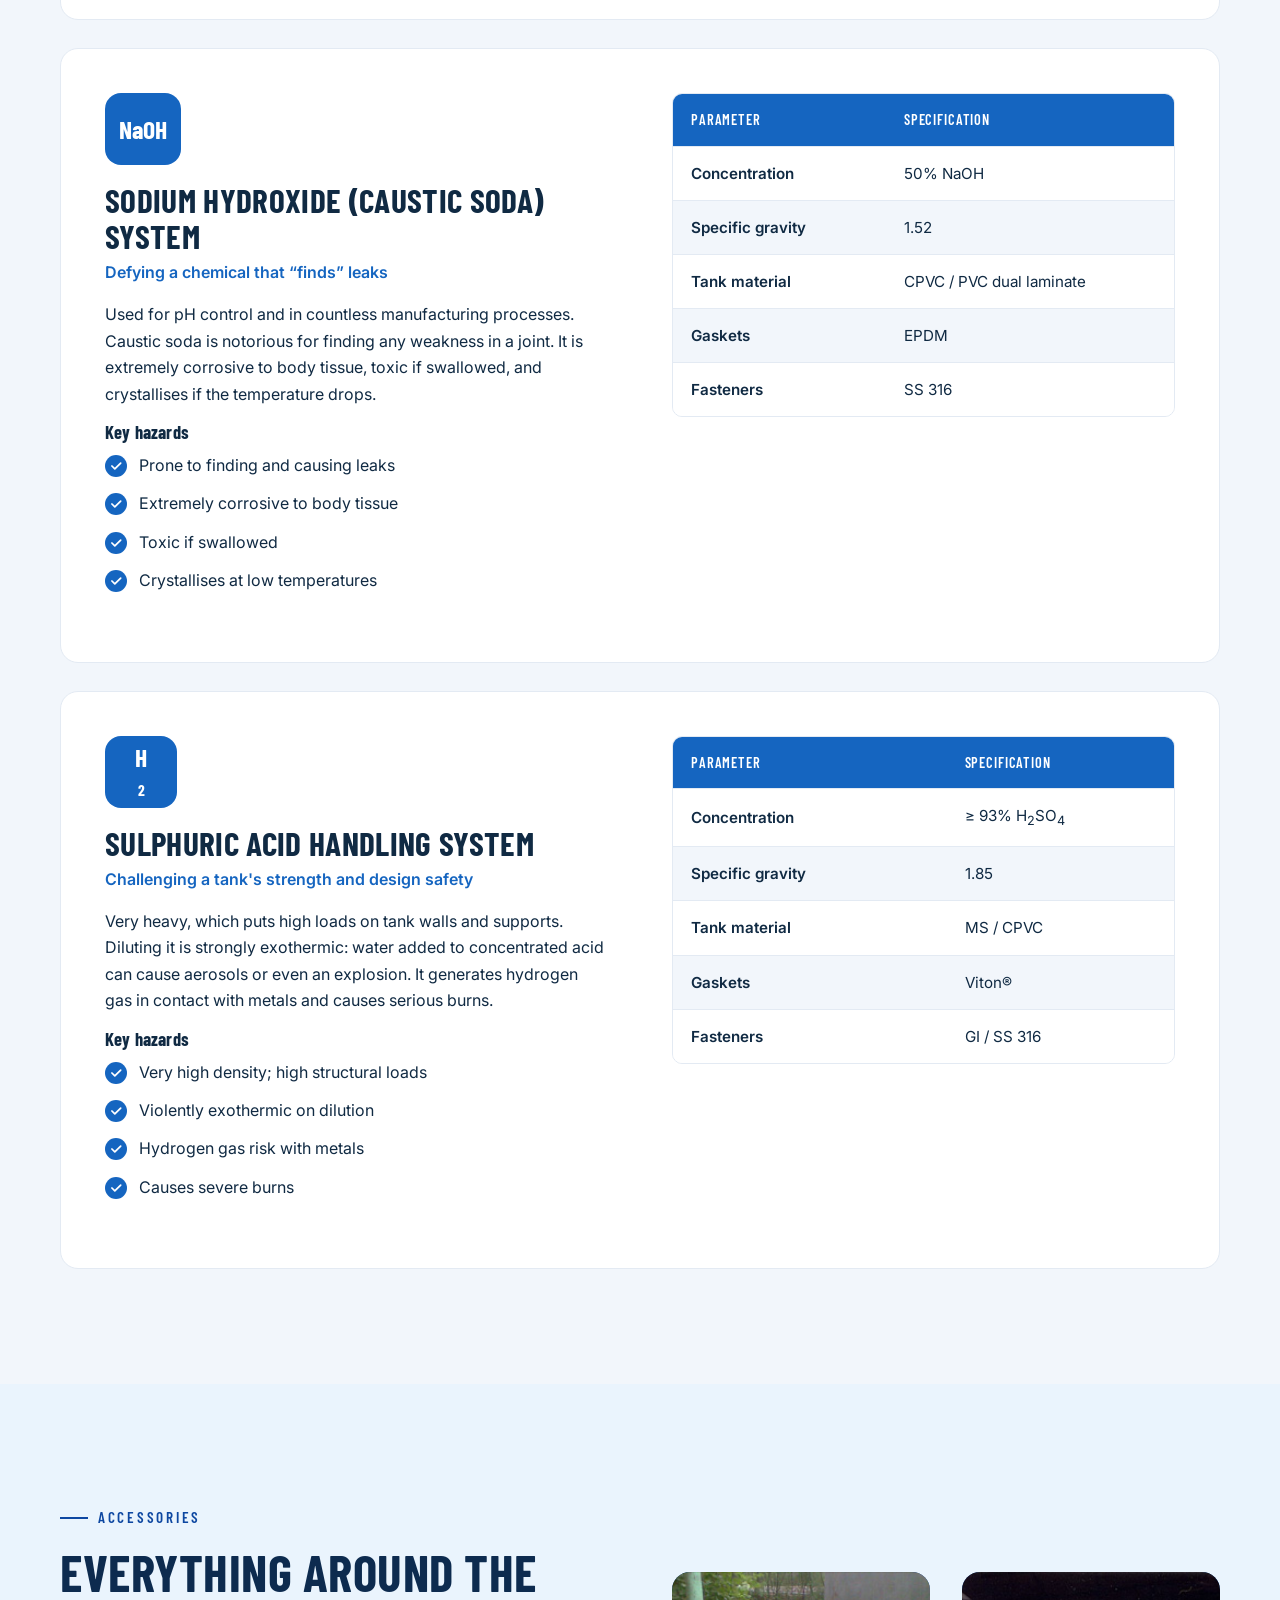
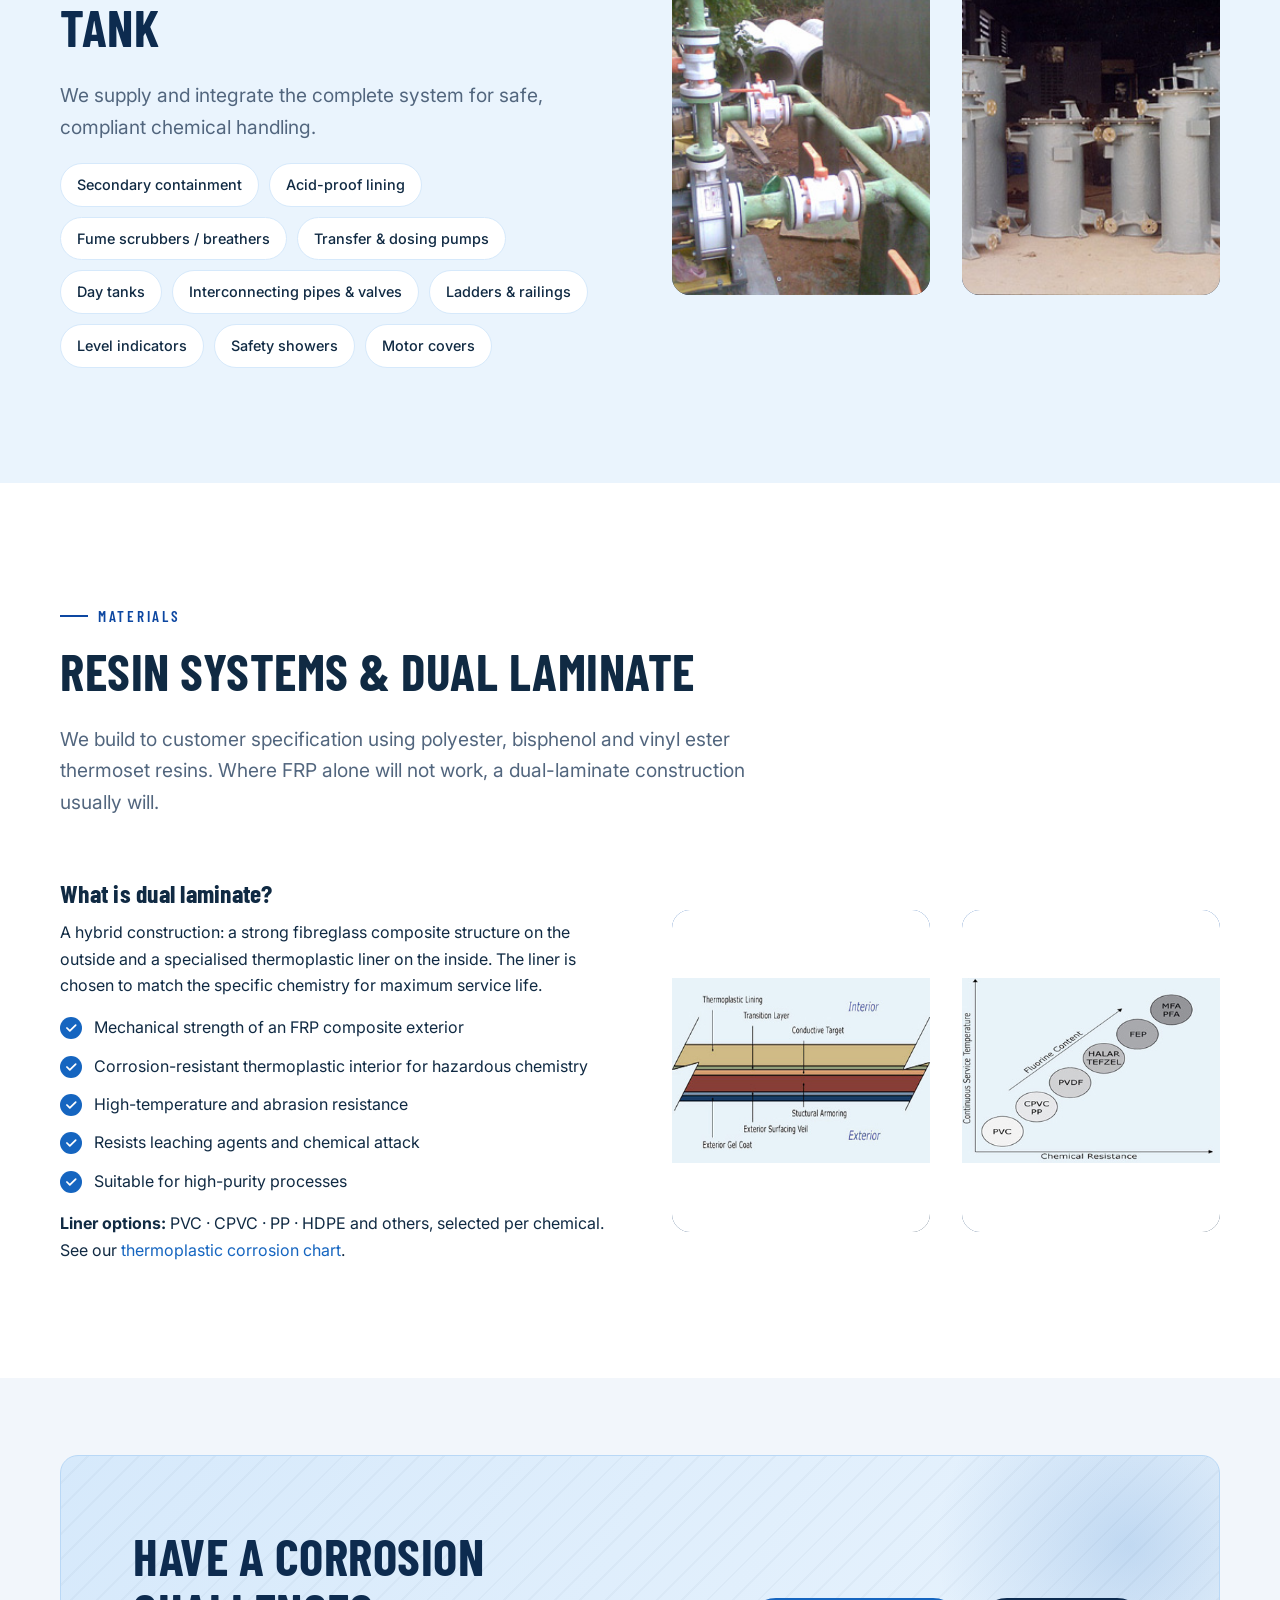
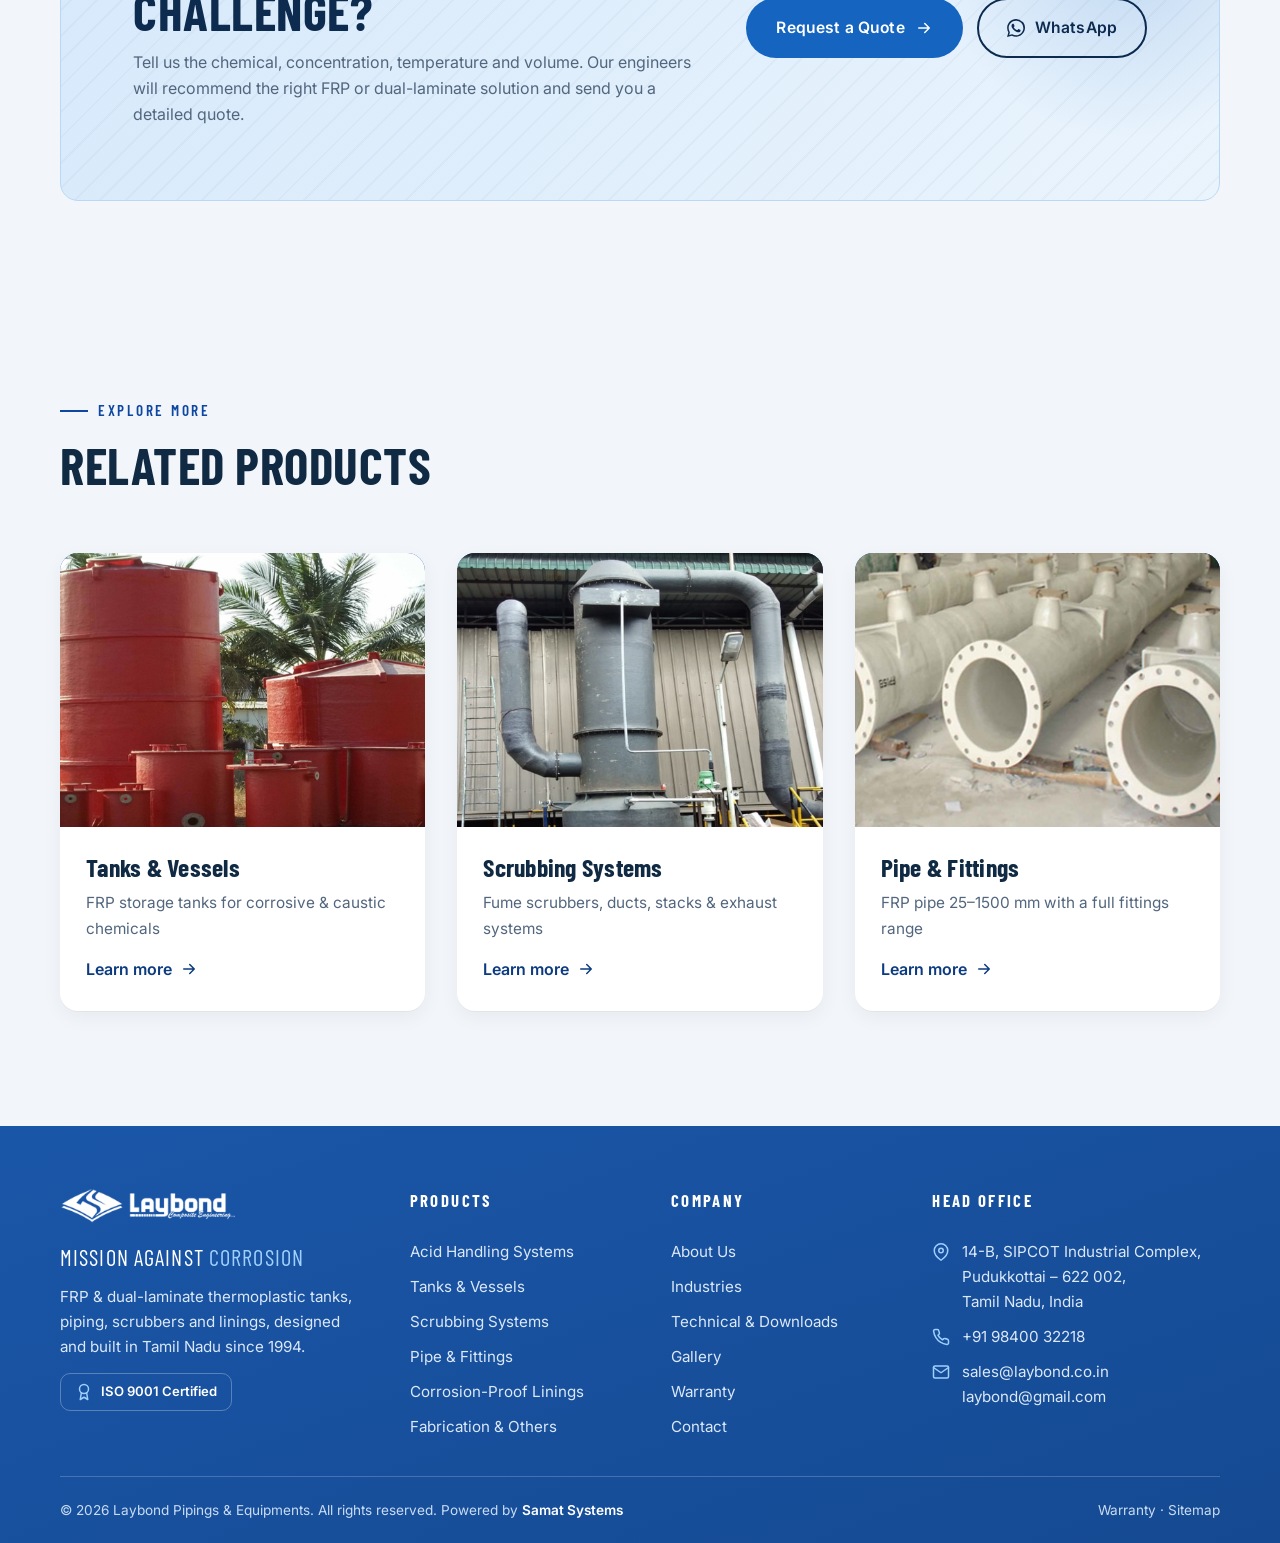
<file: chemical-handling-systems.html>
<!DOCTYPE html>
<html lang="en" class="no-js">
<head>
<meta charset="utf-8">
<meta name="viewport" content="width=device-width, initial-scale=1">
<title>Acid Handling Systems | HCl, NaOCl, NaOH & H2SO4 Storage – Laybond</title>
<meta name="description" content="Complete FRP and dual-laminate acid handling and chemical dosing systems from 1 to 300 m³ for hydrochloric acid, sodium hypochlorite, caustic soda and sulphuric acid.">
<link rel="canonical" href="https://laybond.co.in/chemical-handling-systems.html">
<meta name="theme-color" content="#1565c0">
<meta property="og:type" content="website">
<meta property="og:site_name" content="Laybond Pipings &amp; Equipments">
<meta property="og:title" content="Acid Handling Systems | HCl, NaOCl, NaOH & H2SO4 Storage – Laybond">
<meta property="og:description" content="Complete FRP and dual-laminate acid handling and chemical dosing systems from 1 to 300 m³ for hydrochloric acid, sodium hypochlorite, caustic soda and sulphuric acid.">
<meta property="og:url" content="https://laybond.co.in/chemical-handling-systems.html">
<meta property="og:image" content="https://laybond.co.in/assets/images/hero/home-hero.jpg">
<meta name="twitter:card" content="summary_large_image">
<link rel="icon" href="assets/images/logo/favicon.svg" type="image/svg+xml">
<link rel="apple-touch-icon" href="assets/images/logo/apple-touch-icon.png">
<link rel="preconnect" href="https://fonts.googleapis.com">
<link rel="preconnect" href="https://fonts.gstatic.com" crossorigin>
<link href="https://fonts.googleapis.com/css2?family=Barlow+Condensed:wght@500;600;700&family=Inter:wght@400;500;600;700&display=swap" rel="stylesheet">
<link rel="stylesheet" href="assets/css/style.css?v=c88986c0">
<script type="application/ld+json">
{"@context":"https://schema.org","@type":"Organization","name":"Laybond Pipings & Equipments","alternateName":"Laybond","url":"https://laybond.co.in/","logo":"https://laybond.co.in/assets/images/logo/Laybond2.png","foundingDate":"1994","slogan":"Mission Against Corrosion","email":"sales@laybond.co.in","telephone":"+919840032218","address":{"@type":"PostalAddress","streetAddress":"14-B, SIPCOT Industrial Complex","addressLocality":"Pudukkottai","postalCode":"622002","addressRegion":"Tamil Nadu","addressCountry":"IN"},"contactPoint":[{"@type":"ContactPoint","telephone":"+919840032218","contactType":"sales","areaServed":"IN"}]}
</script>
</head>
<body class="page-chemical-handling-systems">
<a class="skip-link" href="#main">Skip to content</a>
<header class="site-header">
  <div class="container header-inner">
    <a class="logo" href="index.html" aria-label="Laybond – home"><img src="assets/images/logo/laybond-logo-color@2x.png" alt="Laybond Composite Engineering" width="240" height="62"></a>
    <nav class="nav" id="site-nav" aria-label="Main">
      <a href="index.html">Home</a>
      <div class="nav-drop is-current">
        <button type="button" aria-expanded="false" aria-haspopup="true">Products <svg width="24" height="24" viewBox="0 0 24 24" fill="none" stroke="currentColor" stroke-width="2.2" stroke-linecap="round" stroke-linejoin="round"><path d="M6 9l6 6 6-6"/></svg></button>
        <div class="mega"><a href="chemical-handling-systems.html" aria-current="page"><span class="mega-icon"><svg width="24" height="24" viewBox="0 0 24 24" fill="none" stroke="currentColor" stroke-width="1.8" stroke-linecap="round" stroke-linejoin="round"><path d="M9 3h6M10 3v6L4.5 18.5A2 2 0 0 0 6.2 21.5h11.6a2 2 0 0 0 1.7-3L14 9V3"/><path d="M7 15h10"/></svg></span><span><strong>Acid Handling Systems</strong><span>Complete chemical storage & dosing systems, 1–300 m³</span></span></a><a href="frp-tanks.html"><span class="mega-icon"><svg width="24" height="24" viewBox="0 0 24 24" fill="none" stroke="currentColor" stroke-width="1.8" stroke-linecap="round" stroke-linejoin="round"><ellipse cx="12" cy="5" rx="7" ry="2.5"/><path d="M5 5v13c0 1.4 3.1 2.5 7 2.5s7-1.1 7-2.5V5"/><path d="M5 11.5c0 1.4 3.1 2.5 7 2.5s7-1.1 7-2.5"/></svg></span><span><strong>Tanks & Vessels</strong><span>FRP storage tanks for corrosive & caustic chemicals</span></span></a><a href="fume-extraction.html"><span class="mega-icon"><svg width="24" height="24" viewBox="0 0 24 24" fill="none" stroke="currentColor" stroke-width="1.8" stroke-linecap="round" stroke-linejoin="round"><path d="M8 22V8h8v14M10 8V2h4v6M5 22h14"/><path d="M15 4c1.5-1 3-1 4 0M17 6.5c1.2-.8 2.4-.8 3.5 0"/></svg></span><span><strong>Scrubbing Systems</strong><span>Fume scrubbers, ducts, stacks & exhaust systems</span></span></a><a href="pipe-fittings.html"><span class="mega-icon"><svg width="24" height="24" viewBox="0 0 24 24" fill="none" stroke="currentColor" stroke-width="1.8" stroke-linecap="round" stroke-linejoin="round"><path d="M2 8h9a3 3 0 0 1 3 3v11M2 14h5a1 1 0 0 1 1 1v7"/><path d="M2 6v10M12 22h8M14 22v-2M8 22v-2"/></svg></span><span><strong>Pipe & Fittings</strong><span>FRP pipe 25–1500 mm with a full fittings range</span></span></a><a href="corrosion-proof-linings.html"><span class="mega-icon"><svg width="24" height="24" viewBox="0 0 24 24" fill="none" stroke="currentColor" stroke-width="1.8" stroke-linecap="round" stroke-linejoin="round"><rect x="3" y="3" width="18" height="18" rx="2"/><rect x="7" y="7" width="10" height="10" rx="1"/><path d="M3 9h4M17 15h4"/></svg></span><span><strong>Corrosion-Proof Linings</strong><span>FRP linings for steel & concrete structures</span></span></a><a href="steel-fabrications.html"><span class="mega-icon"><svg width="24" height="24" viewBox="0 0 24 24" fill="none" stroke="currentColor" stroke-width="1.8" stroke-linecap="round" stroke-linejoin="round"><path d="M14.7 6.3a1 1 0 0 0 0 1.4l1.6 1.6a1 1 0 0 0 1.4 0l3.8-3.8a6 6 0 0 1-7.9 7.9l-6.9 6.9a2.1 2.1 0 0 1-3-3l6.9-6.9a6 6 0 0 1 7.9-7.9l-3.8 3.8z"/></svg></span><span><strong>Fabrication & Others</strong><span>MS / SS tanks, agitators, motor guards & structures</span></span></a></div>
      </div>
      <a href="industries.html">Industries</a>
      <a href="technical.html">Technical</a>
      <a href="gallery.html">Gallery</a>
      <a href="about.html">About</a>
      <a href="contact.html">Contact</a>
      <div class="mobile-cta">
        <a class="btn btn--primary" href="contact.html">Request a Quote <svg width="24" height="24" viewBox="0 0 24 24" fill="none" stroke="currentColor" stroke-width="2" stroke-linecap="round" stroke-linejoin="round"><path d="M5 12h14M13 6l6 6-6 6"/></svg></a>
        <a class="btn btn--ghost" href="tel:+919840032218"><svg width="24" height="24" viewBox="0 0 24 24" fill="none" stroke="currentColor" stroke-width="2" stroke-linecap="round" stroke-linejoin="round"><path d="M22 16.9v3a2 2 0 0 1-2.2 2 19.8 19.8 0 0 1-8.6-3.1 19.5 19.5 0 0 1-6-6A19.8 19.8 0 0 1 2.1 4.2 2 2 0 0 1 4.1 2h3a2 2 0 0 1 2 1.7c.1.9.4 1.8.7 2.7a2 2 0 0 1-.5 2.1L8 9.8a16 16 0 0 0 6 6l1.3-1.3a2 2 0 0 1 2.1-.4c.9.3 1.8.6 2.7.7a2 2 0 0 1 1.7 2z"/></svg> +91 98400 32218</a>
      </div>
    </nav>
    <div class="header-cta">
      <a class="btn btn--primary" href="contact.html">Get a Quote</a>
      <button class="menu-toggle" type="button" aria-label="Menu" aria-controls="site-nav" aria-expanded="false"><span></span><span></span><span></span></button>
    </div>
  </div>
</header>
<main id="main">
<section class="page-hero">
  <div class="media hero-media" data-label="Acid Handling Systems"><img src="assets/images/hero/acid-hero.jpg" alt="" fetchpriority="high" onerror="this.remove()"></div>
  <div class="container">
    <ol class="breadcrumb"><li><a href="index.html">Home</a></li><li aria-current="page">Products</li><li aria-current="page">Acid Handling Systems</li></ol>
    <span class="eyebrow">Chemical handling</span>
    <h1>Acid handling systems</h1>
    <p class="lead">Safe storage, dosing and fume control for the most aggressive chemicals: hydrochloric acid, hypochlorite, caustic soda and sulphuric acid.</p>
  </div>
</section>
<div class="product-strip"><div class="container"><nav class="product-nav" aria-label="Products"><a href="chemical-handling-systems.html" aria-current="page">Acid Handling Systems</a><a href="frp-tanks.html">Tanks & Vessels</a><a href="fume-extraction.html">Scrubbing Systems</a><a href="pipe-fittings.html">Pipe & Fittings</a><a href="corrosion-proof-linings.html">Corrosion-Proof Linings</a><a href="steel-fabrications.html">Fabrication & Others</a></nav></div></div>
<section class="section section--white">
  <div class="container">
    <div class="split">
      <div class="reveal">
        <span class="eyebrow">Overview</span>
        <h2>Complete chemical storage &amp; dosing systems</h2>
        <p class="lead">We design and build complete acid and chemical handling systems from 1 m³ to 300 m³. Tanks up to 50 m³ are shop-fabricated; larger tanks are built on site.</p>
        <p>Each system is engineered around the specific chemical, concentration and temperature, from tank material, gaskets and fasteners to the scrubbers, pumps and safety equipment around it.</p>
        <dl class="spec-list mt-2">
          <div><dt>Capacity</dt><dd>1 – 300 m³</dd></div>
          <div><dt>Shop-built up to</dt><dd>50 m³</dd></div>
        </dl>
      </div>
      <div class="reveal reveal-d1"><div class="media media--tall" data-label="Acid handling system"><img src="assets/images/products/acid-handling.jpg" alt="Acid handling system" loading="lazy" decoding="async" onerror="this.remove()"></div></div>
    </div>
  </div>
</section>
<section class="section">
  <div class="container">
    <div class="section-head"><span class="eyebrow">Chemistry-specific design</span><h2>Systems by chemical</h2><p class="lead">Every chemical presents a different challenge. Here is how we engineer for four of the most common.</p></div>
    <article class="chem reveal" id="chem-1">
      <div class="split" style="align-items:start">
        <div>
          <div class="chem-formula">HCl</div>
          <h3>Hydrochloric acid handling system</h3>
          <p class="chem-sub">Controlling a chemical and its fumes</p>
          <p>Also known as muriatic acid. Its very low pH makes it highly corrosive, and its toxic fumes attack surrounding equipment and can be fatal if inhaled. Fuming also makes maintenance difficult. The answer is a corrosion-resistant tank tied into a fume scrubber.</p>
          <div class="hazards"><h4>Key hazards</h4><ul class="check-list"><li>Very low pH; highly corrosive</li><li>Toxic fumes that degrade nearby equipment</li><li>Fumes can be fatal</li><li>Maintenance complicated by fuming</li></ul></div>
        </div>
        <div><div class="table-wrap"><table class="spec-table"><thead><tr><th>Parameter</th><th>Specification</th></tr></thead><tbody><tr><td>Concentration</td><td>≥ 37% HCl</td></tr><tr><td>Specific gravity</td><td>1.16</td></tr><tr><td>Tank material</td><td>FRP – vinyl ester (FRVE)</td></tr><tr><td>Gaskets</td><td>Neoprene / EPDM</td></tr><tr><td>Fasteners</td><td>SS 316</td></tr></tbody></table></div></div>
      </div>
    </article>
<article class="chem reveal" id="chem-2">
      <div class="split" style="align-items:start">
        <div>
          <div class="chem-formula">NaOCl</div>
          <h3>Sodium hypochlorite handling system</h3>
          <p class="chem-sub">An aggressive oxidiser that presents a major storage challenge</p>
          <p>Widely used to disinfect drinking water and wastewater. Three factors make storage difficult: UV degradation, transition metals (nickel, iron, copper) that cause off-gassing, and its strong oxidising nature. Our tank systems are designed to meet NSF/ANSI Standard 61.</p>
          <div class="hazards"><h4>Key hazards</h4><ul class="check-list"><li>Degrades under UV light</li><li>Transition metals (Ni, Fe, Cu) cause off-gassing</li><li>Strong oxidiser</li></ul></div>
        </div>
        <div><div class="table-wrap"><table class="spec-table"><thead><tr><th>Parameter</th><th>Specification</th></tr></thead><tbody><tr><td>Concentration</td><td>9 – 15% NaOCl</td></tr><tr><td>Specific gravity</td><td>1.20</td></tr><tr><td>Tank material</td><td>CPVC / PVC / PP dual laminate</td></tr><tr><td>Gaskets</td><td>PTFE (Teflon) / Viton / EPDM</td></tr><tr><td>Fasteners</td><td>SS 316</td></tr></tbody></table></div></div>
      </div>
    </article>
<article class="chem reveal" id="chem-3">
      <div class="split" style="align-items:start">
        <div>
          <div class="chem-formula">NaOH</div>
          <h3>Sodium hydroxide (caustic soda) system</h3>
          <p class="chem-sub">Defying a chemical that “finds” leaks</p>
          <p>Used for pH control and in countless manufacturing processes. Caustic soda is notorious for finding any weakness in a joint. It is extremely corrosive to body tissue, toxic if swallowed, and crystallises if the temperature drops.</p>
          <div class="hazards"><h4>Key hazards</h4><ul class="check-list"><li>Prone to finding and causing leaks</li><li>Extremely corrosive to body tissue</li><li>Toxic if swallowed</li><li>Crystallises at low temperatures</li></ul></div>
        </div>
        <div><div class="table-wrap"><table class="spec-table"><thead><tr><th>Parameter</th><th>Specification</th></tr></thead><tbody><tr><td>Concentration</td><td>50% NaOH</td></tr><tr><td>Specific gravity</td><td>1.52</td></tr><tr><td>Tank material</td><td>CPVC / PVC dual laminate</td></tr><tr><td>Gaskets</td><td>EPDM</td></tr><tr><td>Fasteners</td><td>SS 316</td></tr></tbody></table></div></div>
      </div>
    </article>
<article class="chem reveal" id="chem-4">
      <div class="split" style="align-items:start">
        <div>
          <div class="chem-formula">H<sub>2</sub>SO<sub>4</sub></div>
          <h3>Sulphuric acid handling system</h3>
          <p class="chem-sub">Challenging a tank's strength and design safety</p>
          <p>Very heavy, which puts high loads on tank walls and supports. Diluting it is strongly exothermic: water added to concentrated acid can cause aerosols or even an explosion. It generates hydrogen gas in contact with metals and causes serious burns.</p>
          <div class="hazards"><h4>Key hazards</h4><ul class="check-list"><li>Very high density; high structural loads</li><li>Violently exothermic on dilution</li><li>Hydrogen gas risk with metals</li><li>Causes severe burns</li></ul></div>
        </div>
        <div><div class="table-wrap"><table class="spec-table"><thead><tr><th>Parameter</th><th>Specification</th></tr></thead><tbody><tr><td>Concentration</td><td>≥ 93% H<sub>2</sub>SO<sub>4</sub></td></tr><tr><td>Specific gravity</td><td>1.85</td></tr><tr><td>Tank material</td><td>MS / CPVC</td></tr><tr><td>Gaskets</td><td>Viton®</td></tr><tr><td>Fasteners</td><td>GI / SS 316</td></tr></tbody></table></div></div>
      </div>
    </article>

  </div>
</section>
<section class="section section--dark">
  <div class="container">
    <div class="split">
      <div class="reveal"><span class="eyebrow">Accessories</span><h2>Everything around the tank</h2><p class="lead">We supply and integrate the complete system for safe, compliant chemical handling.</p><ul class="chips"><li>Secondary containment</li><li>Acid-proof lining</li><li>Fume scrubbers / breathers</li><li>Transfer &amp; dosing pumps</li><li>Day tanks</li><li>Interconnecting pipes &amp; valves</li><li>Ladders &amp; railings</li><li>Level indicators</li><li>Safety showers</li><li>Motor covers</li></ul></div>
      <div class="grid reveal reveal-d1" style="grid-template-columns:1fr 1fr">
        <div class="media media--tall" data-label="Dosing skid"><img src="assets/images/products/acid-accessories-1.jpg" alt="Dosing skid" loading="lazy" decoding="async" onerror="this.remove()"></div>
        <div class="media media--tall" data-label="Containment &amp; scrubber"><img src="assets/images/products/acid-accessories-2.jpg" alt="Containment &amp; scrubber" loading="lazy" decoding="async" onerror="this.remove()"></div>
      </div>
    </div>
  </div>
</section>
<section class="section section--white">
  <div class="container">
    <div class="section-head">
      <span class="eyebrow">Materials</span>
      <h2>Resin systems &amp; dual laminate</h2>
      <p class="lead">We build to customer specification using polyester, bisphenol and vinyl ester thermoset resins. Where FRP alone will not work, a dual-laminate construction usually will.</p>
    </div>
    <div class="split">
      <div class="reveal">
        <h3>What is dual laminate?</h3>
        <p>A hybrid construction: a strong fibreglass composite structure on the outside and a specialised thermoplastic liner on the inside. The liner is chosen to match the specific chemistry for maximum service life.</p>
        <ul class="check-list"><li>Mechanical strength of an FRP composite exterior</li><li>Corrosion-resistant thermoplastic interior for hazardous chemistry</li><li>High-temperature and abrasion resistance</li><li>Resists leaching agents and chemical attack</li><li>Suitable for high-purity processes</li></ul>
        <p class="mb-0"><strong>Liner options:</strong> PVC · CPVC · PP · HDPE and others, selected per chemical. See our <a href="technical.html#downloads">thermoplastic corrosion chart</a>.</p>
      </div>
      <div class="grid grid-2 reveal reveal-d1" style="grid-template-columns:1fr 1fr">
        <div class="media media--tall" data-label="Dual laminate section"><img src="assets/images/products/dual-laminate.jpg" alt="Dual laminate section" loading="lazy" decoding="async" onerror="this.remove()"></div>
        <div class="media media--tall" data-label="Liner options"><img src="assets/images/products/liner-options.jpg" alt="Liner options" loading="lazy" decoding="async" onerror="this.remove()"></div>
      </div>
    </div>
  </div>
</section>
<section class="section section--tight">
  <div class="container">
    <div class="cta-band reveal">
      <div>
        <h2>Have a corrosion challenge?</h2>
        <p>Tell us the chemical, concentration, temperature and volume. Our engineers will recommend the right FRP or dual-laminate solution and send you a detailed quote.</p>
      </div>
      <div class="btn-row">
        <a class="btn btn--primary" href="contact.html?product=Acid+Handling+Systems">Request a Quote <svg width="24" height="24" viewBox="0 0 24 24" fill="none" stroke="currentColor" stroke-width="2" stroke-linecap="round" stroke-linejoin="round"><path d="M5 12h14M13 6l6 6-6 6"/></svg></a>
        <a class="btn btn--ghost" href="https://wa.me/919840032218?text=Hello%20Laybond%2C%20I%20would%20like%20a%20quote%20for%20your%20requirement" target="_blank" rel="noopener"><svg width="24" height="24" viewBox="0 0 24 24" fill="currentColor"><path d="M17.5 14.4c-.3-.1-1.8-.9-2-1-.3-.1-.5-.1-.7.1-.2.3-.8 1-.9 1.2-.2.2-.3.2-.6.1-.3-.1-1.3-.5-2.4-1.5-.9-.8-1.5-1.8-1.7-2.1-.2-.3 0-.5.1-.6l.4-.5c.2-.2.2-.3.3-.5.1-.2 0-.4 0-.5l-.9-2.2c-.2-.6-.5-.5-.7-.5h-.6c-.2 0-.5.1-.8.4-.3.3-1 1-1 2.5s1.1 2.9 1.2 3.1c.1.2 2.1 3.2 5.1 4.5.7.3 1.3.5 1.7.6.7.2 1.4.2 1.9.1.6-.1 1.8-.7 2-1.4.2-.7.2-1.3.2-1.4-.1-.2-.3-.3-.6-.4zM12 21.8c-1.8 0-3.5-.5-5-1.4l-.4-.2-3.7 1 1-3.6-.2-.4A9.8 9.8 0 0 1 2.2 12C2.2 6.6 6.6 2.2 12 2.2c2.6 0 5.1 1 6.9 2.9a9.7 9.7 0 0 1 2.9 6.9c0 5.4-4.4 9.8-9.8 9.8zm8.4-18.2A11.8 11.8 0 0 0 12 0C5.5 0 .2 5.3.2 11.9c0 2.1.5 4.1 1.6 5.9L.1 24l6.3-1.7c1.7.9 3.7 1.4 5.7 1.4 6.5 0 11.9-5.3 11.9-11.9 0-3.2-1.2-6.2-3.5-8.4z"/></svg> WhatsApp</a>
      </div>
    </div>
  </div>
</section>
<section class="section">
  <div class="container">
    <div class="section-head"><span class="eyebrow">Explore more</span><h2>Related products</h2></div>
    <div class="grid grid-3"><a class="card reveal reveal-d0" href="frp-tanks.html">
        <div class="media " data-label="Tanks & Vessels"><img src="assets/images/products/frp-tanks.jpg" alt="Tanks & Vessels" loading="lazy" decoding="async" onerror="this.remove()"></div>
        <div class="card-body"><h3>Tanks & Vessels</h3><p>FRP storage tanks for corrosive & caustic chemicals</p><span class="card-link">Learn more <svg width="24" height="24" viewBox="0 0 24 24" fill="none" stroke="currentColor" stroke-width="2" stroke-linecap="round" stroke-linejoin="round"><path d="M5 12h14M13 6l6 6-6 6"/></svg></span></div>
      </a><a class="card reveal reveal-d1" href="fume-extraction.html">
        <div class="media " data-label="Scrubbing Systems"><img src="assets/images/products/scrubbers.jpg" alt="Scrubbing Systems" loading="lazy" decoding="async" onerror="this.remove()"></div>
        <div class="card-body"><h3>Scrubbing Systems</h3><p>Fume scrubbers, ducts, stacks & exhaust systems</p><span class="card-link">Learn more <svg width="24" height="24" viewBox="0 0 24 24" fill="none" stroke="currentColor" stroke-width="2" stroke-linecap="round" stroke-linejoin="round"><path d="M5 12h14M13 6l6 6-6 6"/></svg></span></div>
      </a><a class="card reveal reveal-d2" href="pipe-fittings.html">
        <div class="media " data-label="Pipe & Fittings"><img src="assets/images/products/pipe-fittings.jpg" alt="Pipe & Fittings" loading="lazy" decoding="async" onerror="this.remove()"></div>
        <div class="card-body"><h3>Pipe & Fittings</h3><p>FRP pipe 25–1500 mm with a full fittings range</p><span class="card-link">Learn more <svg width="24" height="24" viewBox="0 0 24 24" fill="none" stroke="currentColor" stroke-width="2" stroke-linecap="round" stroke-linejoin="round"><path d="M5 12h14M13 6l6 6-6 6"/></svg></span></div>
      </a></div>
  </div>
</section>
</main>
<footer class="site-footer">
  <div class="container">
    <div class="footer-grid">
      <div class="footer-brand">
        <img src="assets/images/logo/Laybond2.png" alt="Laybond" width="240" height="62" loading="lazy">
        <p class="footer-tag">Mission Against <span>Corrosion</span></p>
        <p>FRP &amp; dual-laminate thermoplastic tanks, piping, scrubbers and linings, designed and built in Tamil Nadu since 1994.</p>
        <span class="iso-badge"><svg width="24" height="24" viewBox="0 0 24 24" fill="none" stroke="currentColor" stroke-width="2" stroke-linecap="round" stroke-linejoin="round"><circle cx="12" cy="8" r="6"/><path d="M15.5 13L17 22l-5-3-5 3 1.5-9"/></svg> ISO 9001 Certified</span>
      </div>
      <div>
        <h4>Products</h4>
        <ul><li><a href="chemical-handling-systems.html">Acid Handling Systems</a></li><li><a href="frp-tanks.html">Tanks & Vessels</a></li><li><a href="fume-extraction.html">Scrubbing Systems</a></li><li><a href="pipe-fittings.html">Pipe & Fittings</a></li><li><a href="corrosion-proof-linings.html">Corrosion-Proof Linings</a></li><li><a href="steel-fabrications.html">Fabrication & Others</a></li></ul>
      </div>
      <div>
        <h4>Company</h4>
        <ul>
          <li><a href="about.html">About Us</a></li>
          <li><a href="industries.html">Industries</a></li>
          <li><a href="technical.html">Technical &amp; Downloads</a></li>
          <li><a href="gallery.html">Gallery</a></li>
          <li><a href="warranty.html">Warranty</a></li>
          <li><a href="contact.html">Contact</a></li>
        </ul>
      </div>
      <div>
        <h4>Head Office</h4>
        <ul class="footer-contact">
          <li><svg width="24" height="24" viewBox="0 0 24 24" fill="none" stroke="currentColor" stroke-width="2" stroke-linecap="round" stroke-linejoin="round"><path d="M21 10c0 7-9 13-9 13S3 17 3 10a9 9 0 0 1 18 0z"/><circle cx="12" cy="10" r="3"/></svg><address>14-B, SIPCOT Industrial Complex,<br>Pudukkottai – 622 002,<br>Tamil Nadu, India</address></li>
          <li><svg width="24" height="24" viewBox="0 0 24 24" fill="none" stroke="currentColor" stroke-width="2" stroke-linecap="round" stroke-linejoin="round"><path d="M22 16.9v3a2 2 0 0 1-2.2 2 19.8 19.8 0 0 1-8.6-3.1 19.5 19.5 0 0 1-6-6A19.8 19.8 0 0 1 2.1 4.2 2 2 0 0 1 4.1 2h3a2 2 0 0 1 2 1.7c.1.9.4 1.8.7 2.7a2 2 0 0 1-.5 2.1L8 9.8a16 16 0 0 0 6 6l1.3-1.3a2 2 0 0 1 2.1-.4c.9.3 1.8.6 2.7.7a2 2 0 0 1 1.7 2z"/></svg><span><a href="tel:+919840032218">+91 98400 32218</a></span></li>
          <li><svg width="24" height="24" viewBox="0 0 24 24" fill="none" stroke="currentColor" stroke-width="2" stroke-linecap="round" stroke-linejoin="round"><rect x="2" y="4" width="20" height="16" rx="2"/><path d="M22 6l-10 7L2 6"/></svg><span><a href="mailto:sales@laybond.co.in">sales@laybond.co.in</a><br><a href="mailto:laybond@gmail.com">laybond@gmail.com</a></span></li>
        </ul>
      </div>
    </div>
    <div class="footer-bottom">
      <span>© <span data-year>2026</span> Laybond Pipings &amp; Equipments. All rights reserved. Powered by <strong>Samat Systems</strong></span>
      <span><a href="warranty.html">Warranty</a> · <a href="sitemap.xml">Sitemap</a></span>
    </div>
  </div>
</footer>
<div class="float-actions">
  <a class="float-btn float-btn--top" href="#main" aria-label="Back to top"><svg width="24" height="24" viewBox="0 0 24 24" fill="none" stroke="currentColor" stroke-width="2.4" stroke-linecap="round" stroke-linejoin="round"><path d="M18 15l-6-6-6 6"/></svg></a>
  <a class="float-btn float-btn--call" href="tel:+919840032218" aria-label="Call Laybond"><svg width="24" height="24" viewBox="0 0 24 24" fill="none" stroke="currentColor" stroke-width="2" stroke-linecap="round" stroke-linejoin="round"><path d="M22 16.9v3a2 2 0 0 1-2.2 2 19.8 19.8 0 0 1-8.6-3.1 19.5 19.5 0 0 1-6-6A19.8 19.8 0 0 1 2.1 4.2 2 2 0 0 1 4.1 2h3a2 2 0 0 1 2 1.7c.1.9.4 1.8.7 2.7a2 2 0 0 1-.5 2.1L8 9.8a16 16 0 0 0 6 6l1.3-1.3a2 2 0 0 1 2.1-.4c.9.3 1.8.6 2.7.7a2 2 0 0 1 1.7 2z"/></svg></a>
  <a class="float-btn float-btn--wa" href="https://wa.me/919840032218?text=Hello%20Laybond%2C%20I%20would%20like%20a%20quote%20for%20your%20requirement" target="_blank" rel="noopener" aria-label="Chat on WhatsApp"><svg width="24" height="24" viewBox="0 0 24 24" fill="currentColor"><path d="M17.5 14.4c-.3-.1-1.8-.9-2-1-.3-.1-.5-.1-.7.1-.2.3-.8 1-.9 1.2-.2.2-.3.2-.6.1-.3-.1-1.3-.5-2.4-1.5-.9-.8-1.5-1.8-1.7-2.1-.2-.3 0-.5.1-.6l.4-.5c.2-.2.2-.3.3-.5.1-.2 0-.4 0-.5l-.9-2.2c-.2-.6-.5-.5-.7-.5h-.6c-.2 0-.5.1-.8.4-.3.3-1 1-1 2.5s1.1 2.9 1.2 3.1c.1.2 2.1 3.2 5.1 4.5.7.3 1.3.5 1.7.6.7.2 1.4.2 1.9.1.6-.1 1.8-.7 2-1.4.2-.7.2-1.3.2-1.4-.1-.2-.3-.3-.6-.4zM12 21.8c-1.8 0-3.5-.5-5-1.4l-.4-.2-3.7 1 1-3.6-.2-.4A9.8 9.8 0 0 1 2.2 12C2.2 6.6 6.6 2.2 12 2.2c2.6 0 5.1 1 6.9 2.9a9.7 9.7 0 0 1 2.9 6.9c0 5.4-4.4 9.8-9.8 9.8zm8.4-18.2A11.8 11.8 0 0 0 12 0C5.5 0 .2 5.3.2 11.9c0 2.1.5 4.1 1.6 5.9L.1 24l6.3-1.7c1.7.9 3.7 1.4 5.7 1.4 6.5 0 11.9-5.3 11.9-11.9 0-3.2-1.2-6.2-3.5-8.4z"/></svg></a>
</div>
<script src="assets/js/main.js?v=562722f5" defer></script>
</body>
</html>
</file>
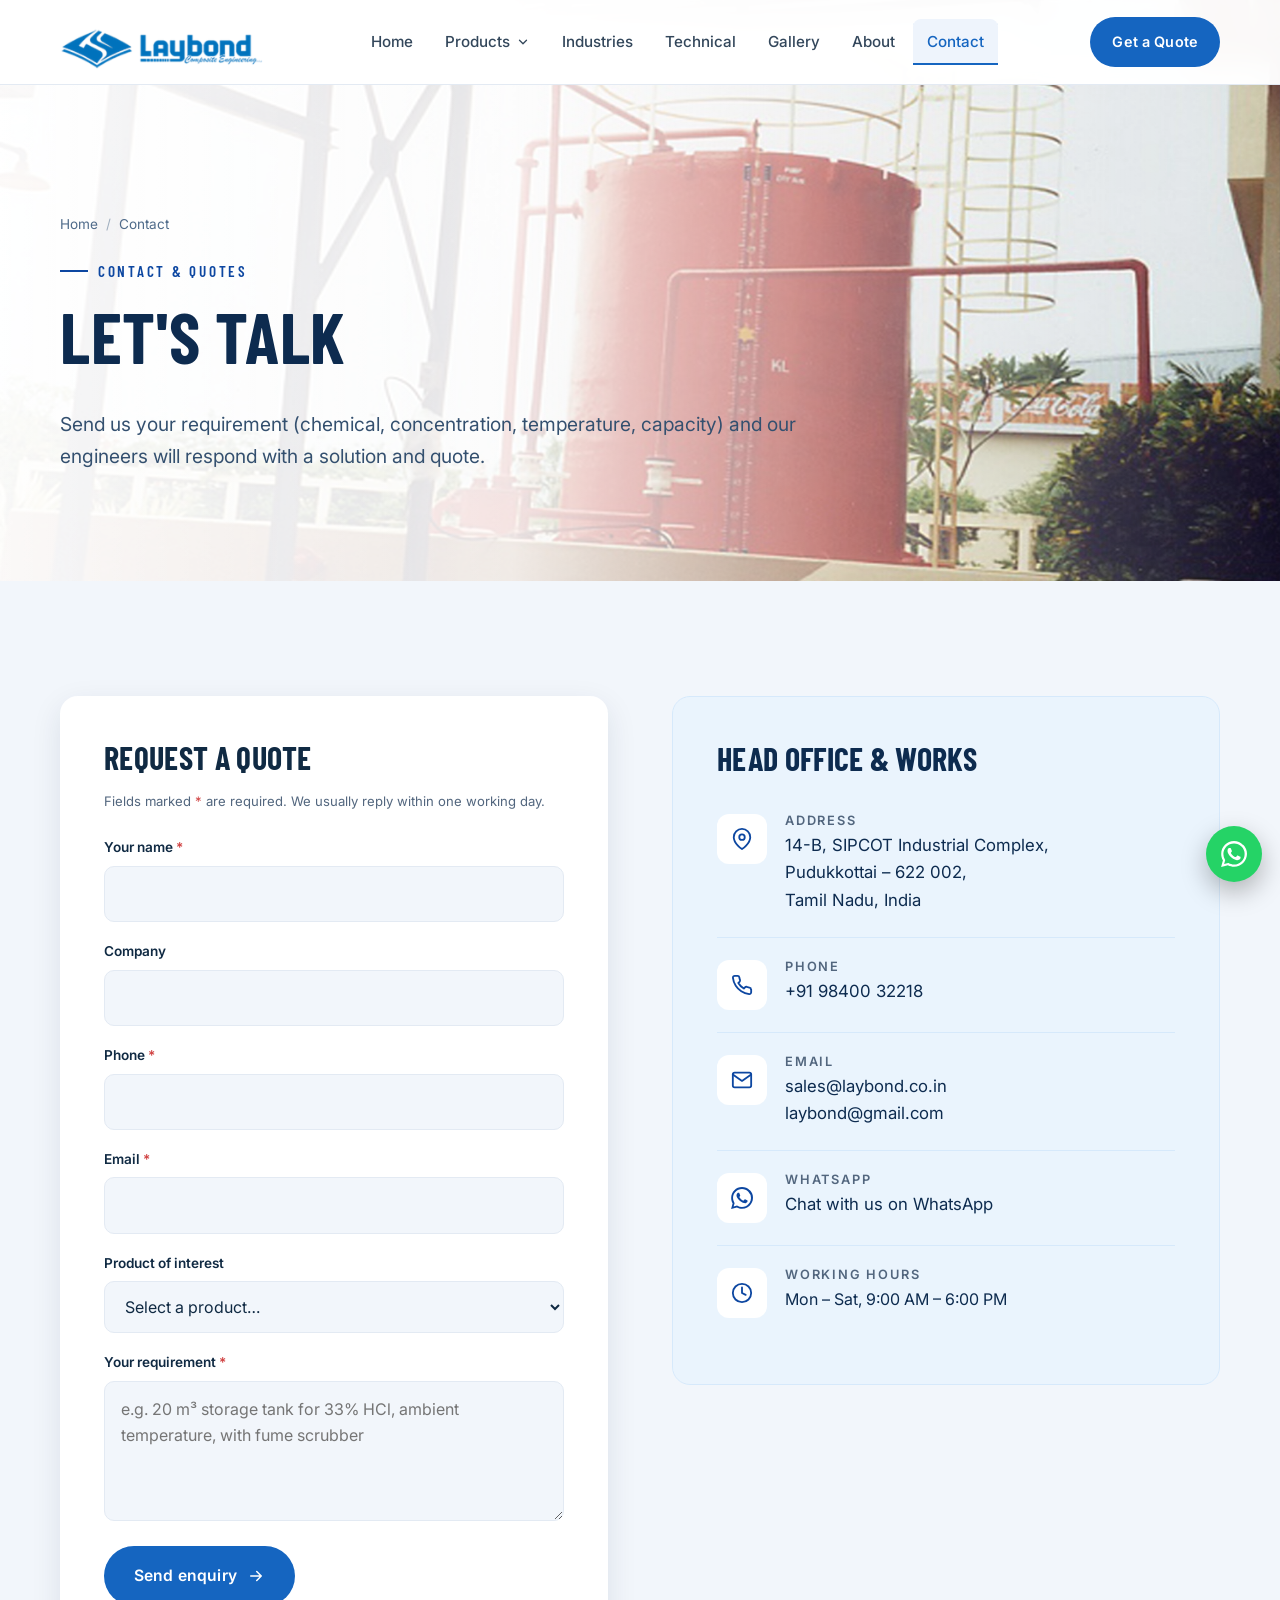
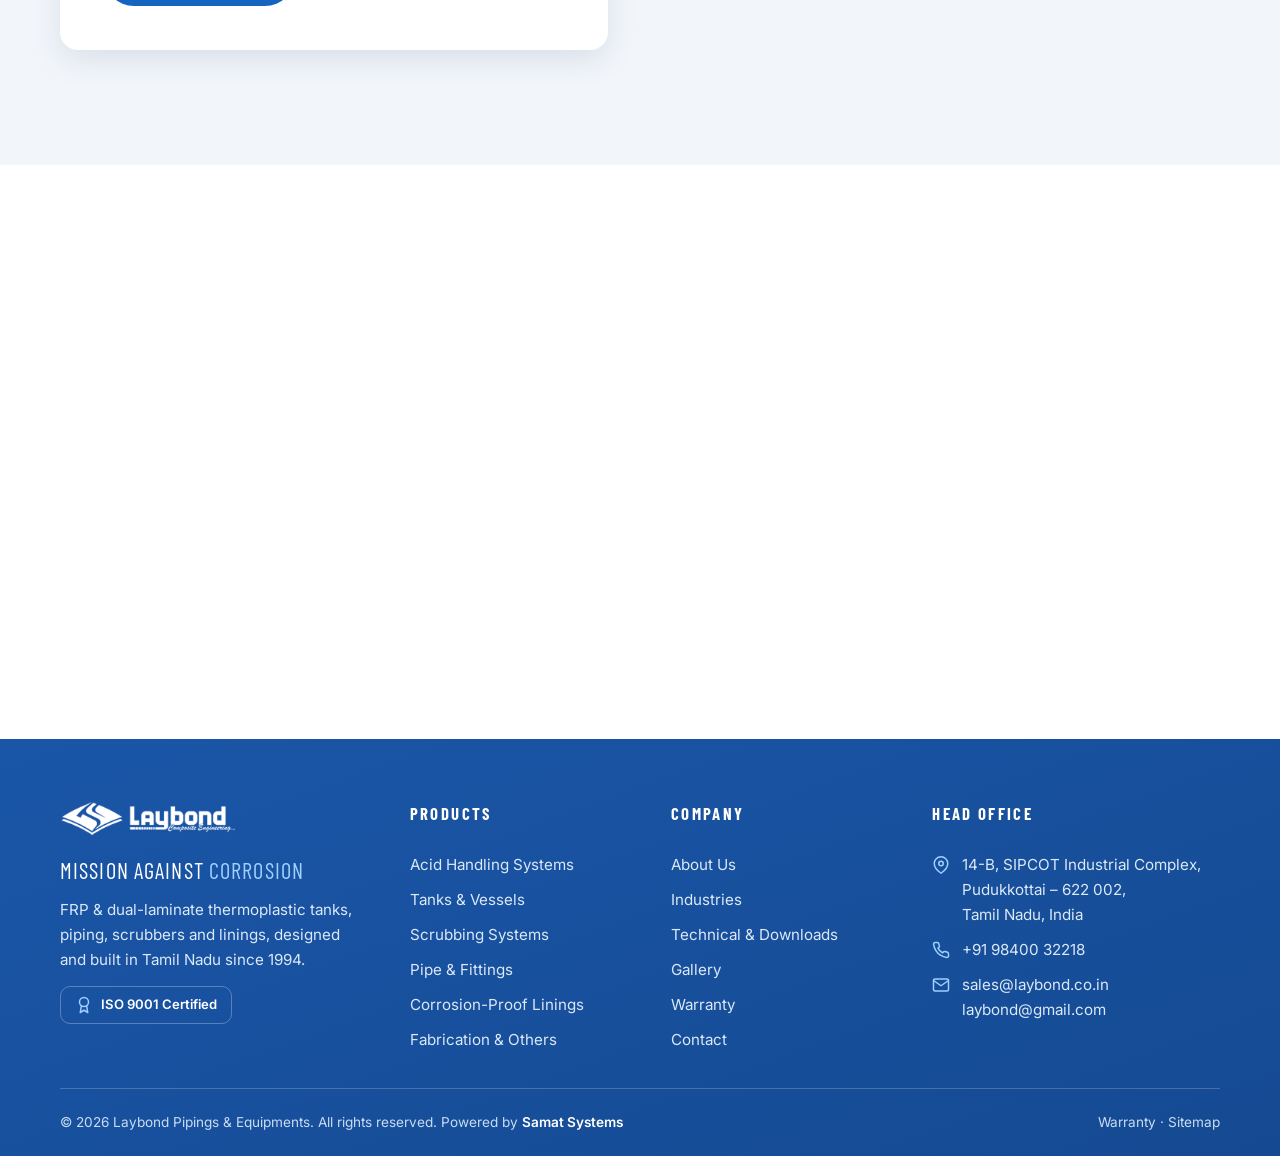
<file: contact.html>
<!DOCTYPE html>
<html lang="en" class="no-js">
<head>
<meta charset="utf-8">
<meta name="viewport" content="width=device-width, initial-scale=1">
<title>Contact Laybond | Get a Quote for FRP Tanks, Piping & Scrubbers</title>
<meta name="description" content="Contact Laybond Pipings & Equipments, 14-B SIPCOT Industrial Complex, Pudukkottai. Call +91 98400 32218 or email sales@laybond.co.in for a quote.">
<link rel="canonical" href="https://laybond.co.in/contact.html">
<meta name="theme-color" content="#1565c0">
<meta property="og:type" content="website">
<meta property="og:site_name" content="Laybond Pipings &amp; Equipments">
<meta property="og:title" content="Contact Laybond | Get a Quote for FRP Tanks, Piping & Scrubbers">
<meta property="og:description" content="Contact Laybond Pipings & Equipments, 14-B SIPCOT Industrial Complex, Pudukkottai. Call +91 98400 32218 or email sales@laybond.co.in for a quote.">
<meta property="og:url" content="https://laybond.co.in/contact.html">
<meta property="og:image" content="https://laybond.co.in/assets/images/hero/home-hero.jpg">
<meta name="twitter:card" content="summary_large_image">
<link rel="icon" href="assets/images/logo/favicon.svg" type="image/svg+xml">
<link rel="apple-touch-icon" href="assets/images/logo/apple-touch-icon.png">
<link rel="preconnect" href="https://fonts.googleapis.com">
<link rel="preconnect" href="https://fonts.gstatic.com" crossorigin>
<link href="https://fonts.googleapis.com/css2?family=Barlow+Condensed:wght@500;600;700&family=Inter:wght@400;500;600;700&display=swap" rel="stylesheet">
<link rel="stylesheet" href="assets/css/style.css?v=c88986c0">
<script type="application/ld+json">
{"@context":"https://schema.org","@type":"Organization","name":"Laybond Pipings & Equipments","alternateName":"Laybond","url":"https://laybond.co.in/","logo":"https://laybond.co.in/assets/images/logo/Laybond2.png","foundingDate":"1994","slogan":"Mission Against Corrosion","email":"sales@laybond.co.in","telephone":"+919840032218","address":{"@type":"PostalAddress","streetAddress":"14-B, SIPCOT Industrial Complex","addressLocality":"Pudukkottai","postalCode":"622002","addressRegion":"Tamil Nadu","addressCountry":"IN"},"contactPoint":[{"@type":"ContactPoint","telephone":"+919840032218","contactType":"sales","areaServed":"IN"}]}
</script>
</head>
<body class="page-contact">
<a class="skip-link" href="#main">Skip to content</a>
<header class="site-header">
  <div class="container header-inner">
    <a class="logo" href="index.html" aria-label="Laybond – home"><img src="assets/images/logo/laybond-logo-color@2x.png" alt="Laybond Composite Engineering" width="240" height="62"></a>
    <nav class="nav" id="site-nav" aria-label="Main">
      <a href="index.html">Home</a>
      <div class="nav-drop">
        <button type="button" aria-expanded="false" aria-haspopup="true">Products <svg width="24" height="24" viewBox="0 0 24 24" fill="none" stroke="currentColor" stroke-width="2.2" stroke-linecap="round" stroke-linejoin="round"><path d="M6 9l6 6 6-6"/></svg></button>
        <div class="mega"><a href="chemical-handling-systems.html"><span class="mega-icon"><svg width="24" height="24" viewBox="0 0 24 24" fill="none" stroke="currentColor" stroke-width="1.8" stroke-linecap="round" stroke-linejoin="round"><path d="M9 3h6M10 3v6L4.5 18.5A2 2 0 0 0 6.2 21.5h11.6a2 2 0 0 0 1.7-3L14 9V3"/><path d="M7 15h10"/></svg></span><span><strong>Acid Handling Systems</strong><span>Complete chemical storage & dosing systems, 1–300 m³</span></span></a><a href="frp-tanks.html"><span class="mega-icon"><svg width="24" height="24" viewBox="0 0 24 24" fill="none" stroke="currentColor" stroke-width="1.8" stroke-linecap="round" stroke-linejoin="round"><ellipse cx="12" cy="5" rx="7" ry="2.5"/><path d="M5 5v13c0 1.4 3.1 2.5 7 2.5s7-1.1 7-2.5V5"/><path d="M5 11.5c0 1.4 3.1 2.5 7 2.5s7-1.1 7-2.5"/></svg></span><span><strong>Tanks & Vessels</strong><span>FRP storage tanks for corrosive & caustic chemicals</span></span></a><a href="fume-extraction.html"><span class="mega-icon"><svg width="24" height="24" viewBox="0 0 24 24" fill="none" stroke="currentColor" stroke-width="1.8" stroke-linecap="round" stroke-linejoin="round"><path d="M8 22V8h8v14M10 8V2h4v6M5 22h14"/><path d="M15 4c1.5-1 3-1 4 0M17 6.5c1.2-.8 2.4-.8 3.5 0"/></svg></span><span><strong>Scrubbing Systems</strong><span>Fume scrubbers, ducts, stacks & exhaust systems</span></span></a><a href="pipe-fittings.html"><span class="mega-icon"><svg width="24" height="24" viewBox="0 0 24 24" fill="none" stroke="currentColor" stroke-width="1.8" stroke-linecap="round" stroke-linejoin="round"><path d="M2 8h9a3 3 0 0 1 3 3v11M2 14h5a1 1 0 0 1 1 1v7"/><path d="M2 6v10M12 22h8M14 22v-2M8 22v-2"/></svg></span><span><strong>Pipe & Fittings</strong><span>FRP pipe 25–1500 mm with a full fittings range</span></span></a><a href="corrosion-proof-linings.html"><span class="mega-icon"><svg width="24" height="24" viewBox="0 0 24 24" fill="none" stroke="currentColor" stroke-width="1.8" stroke-linecap="round" stroke-linejoin="round"><rect x="3" y="3" width="18" height="18" rx="2"/><rect x="7" y="7" width="10" height="10" rx="1"/><path d="M3 9h4M17 15h4"/></svg></span><span><strong>Corrosion-Proof Linings</strong><span>FRP linings for steel & concrete structures</span></span></a><a href="steel-fabrications.html"><span class="mega-icon"><svg width="24" height="24" viewBox="0 0 24 24" fill="none" stroke="currentColor" stroke-width="1.8" stroke-linecap="round" stroke-linejoin="round"><path d="M14.7 6.3a1 1 0 0 0 0 1.4l1.6 1.6a1 1 0 0 0 1.4 0l3.8-3.8a6 6 0 0 1-7.9 7.9l-6.9 6.9a2.1 2.1 0 0 1-3-3l6.9-6.9a6 6 0 0 1 7.9-7.9l-3.8 3.8z"/></svg></span><span><strong>Fabrication & Others</strong><span>MS / SS tanks, agitators, motor guards & structures</span></span></a></div>
      </div>
      <a href="industries.html">Industries</a>
      <a href="technical.html">Technical</a>
      <a href="gallery.html">Gallery</a>
      <a href="about.html">About</a>
      <a href="contact.html" aria-current="page">Contact</a>
      <div class="mobile-cta">
        <a class="btn btn--primary" href="contact.html">Request a Quote <svg width="24" height="24" viewBox="0 0 24 24" fill="none" stroke="currentColor" stroke-width="2" stroke-linecap="round" stroke-linejoin="round"><path d="M5 12h14M13 6l6 6-6 6"/></svg></a>
        <a class="btn btn--ghost" href="tel:+919840032218"><svg width="24" height="24" viewBox="0 0 24 24" fill="none" stroke="currentColor" stroke-width="2" stroke-linecap="round" stroke-linejoin="round"><path d="M22 16.9v3a2 2 0 0 1-2.2 2 19.8 19.8 0 0 1-8.6-3.1 19.5 19.5 0 0 1-6-6A19.8 19.8 0 0 1 2.1 4.2 2 2 0 0 1 4.1 2h3a2 2 0 0 1 2 1.7c.1.9.4 1.8.7 2.7a2 2 0 0 1-.5 2.1L8 9.8a16 16 0 0 0 6 6l1.3-1.3a2 2 0 0 1 2.1-.4c.9.3 1.8.6 2.7.7a2 2 0 0 1 1.7 2z"/></svg> +91 98400 32218</a>
      </div>
    </nav>
    <div class="header-cta">
      <a class="btn btn--primary" href="contact.html">Get a Quote</a>
      <button class="menu-toggle" type="button" aria-label="Menu" aria-controls="site-nav" aria-expanded="false"><span></span><span></span><span></span></button>
    </div>
  </div>
</header>
<main id="main">
<section class="page-hero">
  <div class="media hero-media" data-label="Contact hero"><img src="assets/images/hero/contact-hero.jpg" alt="" fetchpriority="high" onerror="this.remove()"></div>
  <div class="container">
    <ol class="breadcrumb"><li><a href="index.html">Home</a></li><li aria-current="page">Contact</li></ol>
    <span class="eyebrow">Contact &amp; quotes</span>
    <h1>Let's talk</h1>
    <p class="lead">Send us your requirement (chemical, concentration, temperature, capacity) and our engineers will respond with a solution and quote.</p>
  </div>
</section>
<section class="section">
  <div class="container">
    <div class="split" style="align-items:start">
      <div class="form-card reveal">
        <h2 style="font-size:2rem">Request a quote</h2>
        <p class="form-note" style="margin-bottom:24px">Fields marked <span style="color:#d14343">*</span> are required. We usually reply within one working day.</p>
        <form class="form" id="contact-form" action="contact.php" method="post" novalidate>
          <div class="form-row">
            <div class="field"><label for="f-name">Your name <span class="req">*</span></label><input id="f-name" name="name" type="text" autocomplete="name" required><div class="field-error">Please enter your name.</div></div>
            <div class="field"><label for="f-company">Company</label><input id="f-company" name="company" type="text" autocomplete="organization"></div>
          </div>
          <div class="form-row">
            <div class="field"><label for="f-phone">Phone <span class="req">*</span></label><input id="f-phone" name="phone" type="tel" autocomplete="tel" required><div class="field-error">Please enter a valid phone number.</div></div>
            <div class="field"><label for="f-email">Email <span class="req">*</span></label><input id="f-email" name="email" type="email" autocomplete="email" required><div class="field-error">Please enter a valid email.</div></div>
          </div>
          <div class="field"><label for="f-product">Product of interest</label>
            <select id="f-product" name="product"><option value="">Select a product…</option><option value="Acid Handling Systems">Acid Handling Systems</option><option value="Tanks & Vessels">Tanks & Vessels</option><option value="Scrubbing Systems">Scrubbing Systems</option><option value="Pipe & Fittings">Pipe & Fittings</option><option value="Corrosion-Proof Linings">Corrosion-Proof Linings</option><option value="Fabrication & Others">Fabrication & Others</option><option value="Other / Not sure">Other / Not sure</option></select></div>
          <div class="field"><label for="f-msg">Your requirement <span class="req">*</span></label><textarea id="f-msg" name="message" required placeholder="e.g. 20 m³ storage tank for 33% HCl, ambient temperature, with fume scrubber"></textarea><div class="field-error">Please tell us a little about your requirement.</div></div>
          <div class="hp" aria-hidden="true"><label>Leave this empty <input type="text" name="website" tabindex="-1" autocomplete="off"></label></div>
          <input type="hidden" name="ts" value="">
          <div class="form-status" role="status" aria-live="polite"></div>
          <div><button class="btn btn--primary" type="submit">Send enquiry <svg width="24" height="24" viewBox="0 0 24 24" fill="none" stroke="currentColor" stroke-width="2" stroke-linecap="round" stroke-linejoin="round"><path d="M5 12h14M13 6l6 6-6 6"/></svg></button></div>
        </form>
      </div>
      <div class="reveal reveal-d1 contact-card">
        <h2 style="font-size:2rem">Head office &amp; works</h2>
        <div class="contact-item"><span class="contact-icon"><svg width="24" height="24" viewBox="0 0 24 24" fill="none" stroke="currentColor" stroke-width="2" stroke-linecap="round" stroke-linejoin="round"><path d="M21 10c0 7-9 13-9 13S3 17 3 10a9 9 0 0 1 18 0z"/><circle cx="12" cy="10" r="3"/></svg></span><div><h4>Address</h4><address>14-B, SIPCOT Industrial Complex,<br>Pudukkottai – 622 002,<br>Tamil Nadu, India</address></div></div>
        <div class="contact-item"><span class="contact-icon"><svg width="24" height="24" viewBox="0 0 24 24" fill="none" stroke="currentColor" stroke-width="2" stroke-linecap="round" stroke-linejoin="round"><path d="M22 16.9v3a2 2 0 0 1-2.2 2 19.8 19.8 0 0 1-8.6-3.1 19.5 19.5 0 0 1-6-6A19.8 19.8 0 0 1 2.1 4.2 2 2 0 0 1 4.1 2h3a2 2 0 0 1 2 1.7c.1.9.4 1.8.7 2.7a2 2 0 0 1-.5 2.1L8 9.8a16 16 0 0 0 6 6l1.3-1.3a2 2 0 0 1 2.1-.4c.9.3 1.8.6 2.7.7a2 2 0 0 1 1.7 2z"/></svg></span><div><h4>Phone</h4><a href="tel:+919840032218">+91 98400 32218</a></div></div>
        <div class="contact-item"><span class="contact-icon"><svg width="24" height="24" viewBox="0 0 24 24" fill="none" stroke="currentColor" stroke-width="2" stroke-linecap="round" stroke-linejoin="round"><rect x="2" y="4" width="20" height="16" rx="2"/><path d="M22 6l-10 7L2 6"/></svg></span><div><h4>Email</h4><a href="mailto:sales@laybond.co.in">sales@laybond.co.in</a><a href="mailto:laybond@gmail.com">laybond@gmail.com</a></div></div>
        <div class="contact-item"><span class="contact-icon"><svg width="24" height="24" viewBox="0 0 24 24" fill="currentColor"><path d="M17.5 14.4c-.3-.1-1.8-.9-2-1-.3-.1-.5-.1-.7.1-.2.3-.8 1-.9 1.2-.2.2-.3.2-.6.1-.3-.1-1.3-.5-2.4-1.5-.9-.8-1.5-1.8-1.7-2.1-.2-.3 0-.5.1-.6l.4-.5c.2-.2.2-.3.3-.5.1-.2 0-.4 0-.5l-.9-2.2c-.2-.6-.5-.5-.7-.5h-.6c-.2 0-.5.1-.8.4-.3.3-1 1-1 2.5s1.1 2.9 1.2 3.1c.1.2 2.1 3.2 5.1 4.5.7.3 1.3.5 1.7.6.7.2 1.4.2 1.9.1.6-.1 1.8-.7 2-1.4.2-.7.2-1.3.2-1.4-.1-.2-.3-.3-.6-.4zM12 21.8c-1.8 0-3.5-.5-5-1.4l-.4-.2-3.7 1 1-3.6-.2-.4A9.8 9.8 0 0 1 2.2 12C2.2 6.6 6.6 2.2 12 2.2c2.6 0 5.1 1 6.9 2.9a9.7 9.7 0 0 1 2.9 6.9c0 5.4-4.4 9.8-9.8 9.8zm8.4-18.2A11.8 11.8 0 0 0 12 0C5.5 0 .2 5.3.2 11.9c0 2.1.5 4.1 1.6 5.9L.1 24l6.3-1.7c1.7.9 3.7 1.4 5.7 1.4 6.5 0 11.9-5.3 11.9-11.9 0-3.2-1.2-6.2-3.5-8.4z"/></svg></span><div><h4>WhatsApp</h4><a href="https://wa.me/919840032218?text=Hello%20Laybond%2C%20I%20would%20like%20a%20quote%20for%20your%20requirement" target="_blank" rel="noopener">Chat with us on WhatsApp</a></div></div>
        <div class="contact-item"><span class="contact-icon"><svg width="24" height="24" viewBox="0 0 24 24" fill="none" stroke="currentColor" stroke-width="2" stroke-linecap="round" stroke-linejoin="round"><circle cx="12" cy="12" r="10"/><path d="M12 6v6l4 2"/></svg></span><div><h4>Working hours</h4><span class="contact-text">Mon – Sat, 9:00 AM – 6:00 PM</span></div></div>
      </div>
    </div>
  </div>
</section>
<section class="section section--tight section--white">
  <div class="container">
    <iframe class="map-embed" title="Map – Laybond, SIPCOT Industrial Complex, Pudukkottai" loading="lazy" referrerpolicy="no-referrer-when-downgrade"
      src="https://www.google.com/maps?q=SIPCOT+Industrial+Complex,+Pudukkottai,+Tamil+Nadu+622002&amp;output=embed"></iframe>
  </div>
</section>
</main>
<footer class="site-footer">
  <div class="container">
    <div class="footer-grid">
      <div class="footer-brand">
        <img src="assets/images/logo/Laybond2.png" alt="Laybond" width="240" height="62" loading="lazy">
        <p class="footer-tag">Mission Against <span>Corrosion</span></p>
        <p>FRP &amp; dual-laminate thermoplastic tanks, piping, scrubbers and linings, designed and built in Tamil Nadu since 1994.</p>
        <span class="iso-badge"><svg width="24" height="24" viewBox="0 0 24 24" fill="none" stroke="currentColor" stroke-width="2" stroke-linecap="round" stroke-linejoin="round"><circle cx="12" cy="8" r="6"/><path d="M15.5 13L17 22l-5-3-5 3 1.5-9"/></svg> ISO 9001 Certified</span>
      </div>
      <div>
        <h4>Products</h4>
        <ul><li><a href="chemical-handling-systems.html">Acid Handling Systems</a></li><li><a href="frp-tanks.html">Tanks & Vessels</a></li><li><a href="fume-extraction.html">Scrubbing Systems</a></li><li><a href="pipe-fittings.html">Pipe & Fittings</a></li><li><a href="corrosion-proof-linings.html">Corrosion-Proof Linings</a></li><li><a href="steel-fabrications.html">Fabrication & Others</a></li></ul>
      </div>
      <div>
        <h4>Company</h4>
        <ul>
          <li><a href="about.html">About Us</a></li>
          <li><a href="industries.html">Industries</a></li>
          <li><a href="technical.html">Technical &amp; Downloads</a></li>
          <li><a href="gallery.html">Gallery</a></li>
          <li><a href="warranty.html">Warranty</a></li>
          <li><a href="contact.html">Contact</a></li>
        </ul>
      </div>
      <div>
        <h4>Head Office</h4>
        <ul class="footer-contact">
          <li><svg width="24" height="24" viewBox="0 0 24 24" fill="none" stroke="currentColor" stroke-width="2" stroke-linecap="round" stroke-linejoin="round"><path d="M21 10c0 7-9 13-9 13S3 17 3 10a9 9 0 0 1 18 0z"/><circle cx="12" cy="10" r="3"/></svg><address>14-B, SIPCOT Industrial Complex,<br>Pudukkottai – 622 002,<br>Tamil Nadu, India</address></li>
          <li><svg width="24" height="24" viewBox="0 0 24 24" fill="none" stroke="currentColor" stroke-width="2" stroke-linecap="round" stroke-linejoin="round"><path d="M22 16.9v3a2 2 0 0 1-2.2 2 19.8 19.8 0 0 1-8.6-3.1 19.5 19.5 0 0 1-6-6A19.8 19.8 0 0 1 2.1 4.2 2 2 0 0 1 4.1 2h3a2 2 0 0 1 2 1.7c.1.9.4 1.8.7 2.7a2 2 0 0 1-.5 2.1L8 9.8a16 16 0 0 0 6 6l1.3-1.3a2 2 0 0 1 2.1-.4c.9.3 1.8.6 2.7.7a2 2 0 0 1 1.7 2z"/></svg><span><a href="tel:+919840032218">+91 98400 32218</a></span></li>
          <li><svg width="24" height="24" viewBox="0 0 24 24" fill="none" stroke="currentColor" stroke-width="2" stroke-linecap="round" stroke-linejoin="round"><rect x="2" y="4" width="20" height="16" rx="2"/><path d="M22 6l-10 7L2 6"/></svg><span><a href="mailto:sales@laybond.co.in">sales@laybond.co.in</a><br><a href="mailto:laybond@gmail.com">laybond@gmail.com</a></span></li>
        </ul>
      </div>
    </div>
    <div class="footer-bottom">
      <span>© <span data-year>2026</span> Laybond Pipings &amp; Equipments. All rights reserved. Powered by <strong>Samat Systems</strong></span>
      <span><a href="warranty.html">Warranty</a> · <a href="sitemap.xml">Sitemap</a></span>
    </div>
  </div>
</footer>
<div class="float-actions">
  <a class="float-btn float-btn--top" href="#main" aria-label="Back to top"><svg width="24" height="24" viewBox="0 0 24 24" fill="none" stroke="currentColor" stroke-width="2.4" stroke-linecap="round" stroke-linejoin="round"><path d="M18 15l-6-6-6 6"/></svg></a>
  <a class="float-btn float-btn--call" href="tel:+919840032218" aria-label="Call Laybond"><svg width="24" height="24" viewBox="0 0 24 24" fill="none" stroke="currentColor" stroke-width="2" stroke-linecap="round" stroke-linejoin="round"><path d="M22 16.9v3a2 2 0 0 1-2.2 2 19.8 19.8 0 0 1-8.6-3.1 19.5 19.5 0 0 1-6-6A19.8 19.8 0 0 1 2.1 4.2 2 2 0 0 1 4.1 2h3a2 2 0 0 1 2 1.7c.1.9.4 1.8.7 2.7a2 2 0 0 1-.5 2.1L8 9.8a16 16 0 0 0 6 6l1.3-1.3a2 2 0 0 1 2.1-.4c.9.3 1.8.6 2.7.7a2 2 0 0 1 1.7 2z"/></svg></a>
  <a class="float-btn float-btn--wa" href="https://wa.me/919840032218?text=Hello%20Laybond%2C%20I%20would%20like%20a%20quote%20for%20your%20requirement" target="_blank" rel="noopener" aria-label="Chat on WhatsApp"><svg width="24" height="24" viewBox="0 0 24 24" fill="currentColor"><path d="M17.5 14.4c-.3-.1-1.8-.9-2-1-.3-.1-.5-.1-.7.1-.2.3-.8 1-.9 1.2-.2.2-.3.2-.6.1-.3-.1-1.3-.5-2.4-1.5-.9-.8-1.5-1.8-1.7-2.1-.2-.3 0-.5.1-.6l.4-.5c.2-.2.2-.3.3-.5.1-.2 0-.4 0-.5l-.9-2.2c-.2-.6-.5-.5-.7-.5h-.6c-.2 0-.5.1-.8.4-.3.3-1 1-1 2.5s1.1 2.9 1.2 3.1c.1.2 2.1 3.2 5.1 4.5.7.3 1.3.5 1.7.6.7.2 1.4.2 1.9.1.6-.1 1.8-.7 2-1.4.2-.7.2-1.3.2-1.4-.1-.2-.3-.3-.6-.4zM12 21.8c-1.8 0-3.5-.5-5-1.4l-.4-.2-3.7 1 1-3.6-.2-.4A9.8 9.8 0 0 1 2.2 12C2.2 6.6 6.6 2.2 12 2.2c2.6 0 5.1 1 6.9 2.9a9.7 9.7 0 0 1 2.9 6.9c0 5.4-4.4 9.8-9.8 9.8zm8.4-18.2A11.8 11.8 0 0 0 12 0C5.5 0 .2 5.3.2 11.9c0 2.1.5 4.1 1.6 5.9L.1 24l6.3-1.7c1.7.9 3.7 1.4 5.7 1.4 6.5 0 11.9-5.3 11.9-11.9 0-3.2-1.2-6.2-3.5-8.4z"/></svg></a>
</div>
<script src="assets/js/main.js?v=562722f5" defer></script>
</body>
</html>
</file>
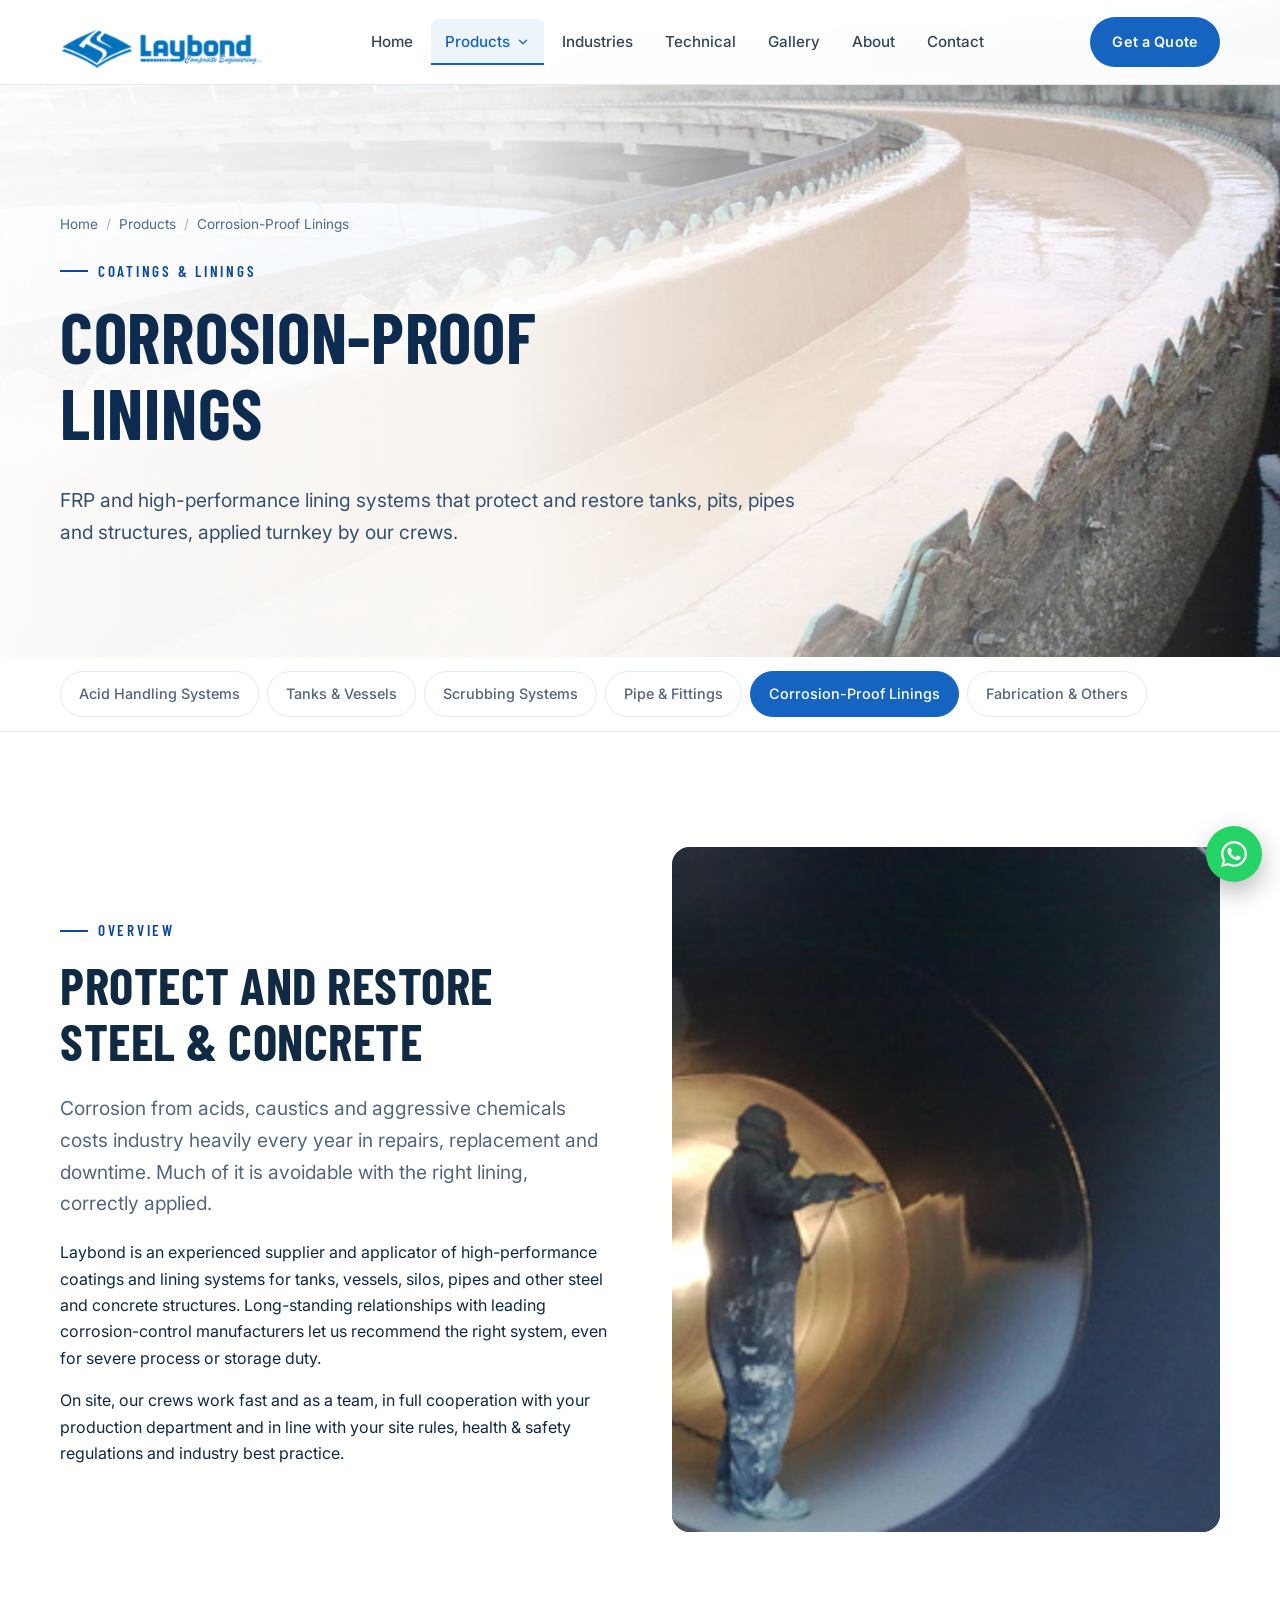
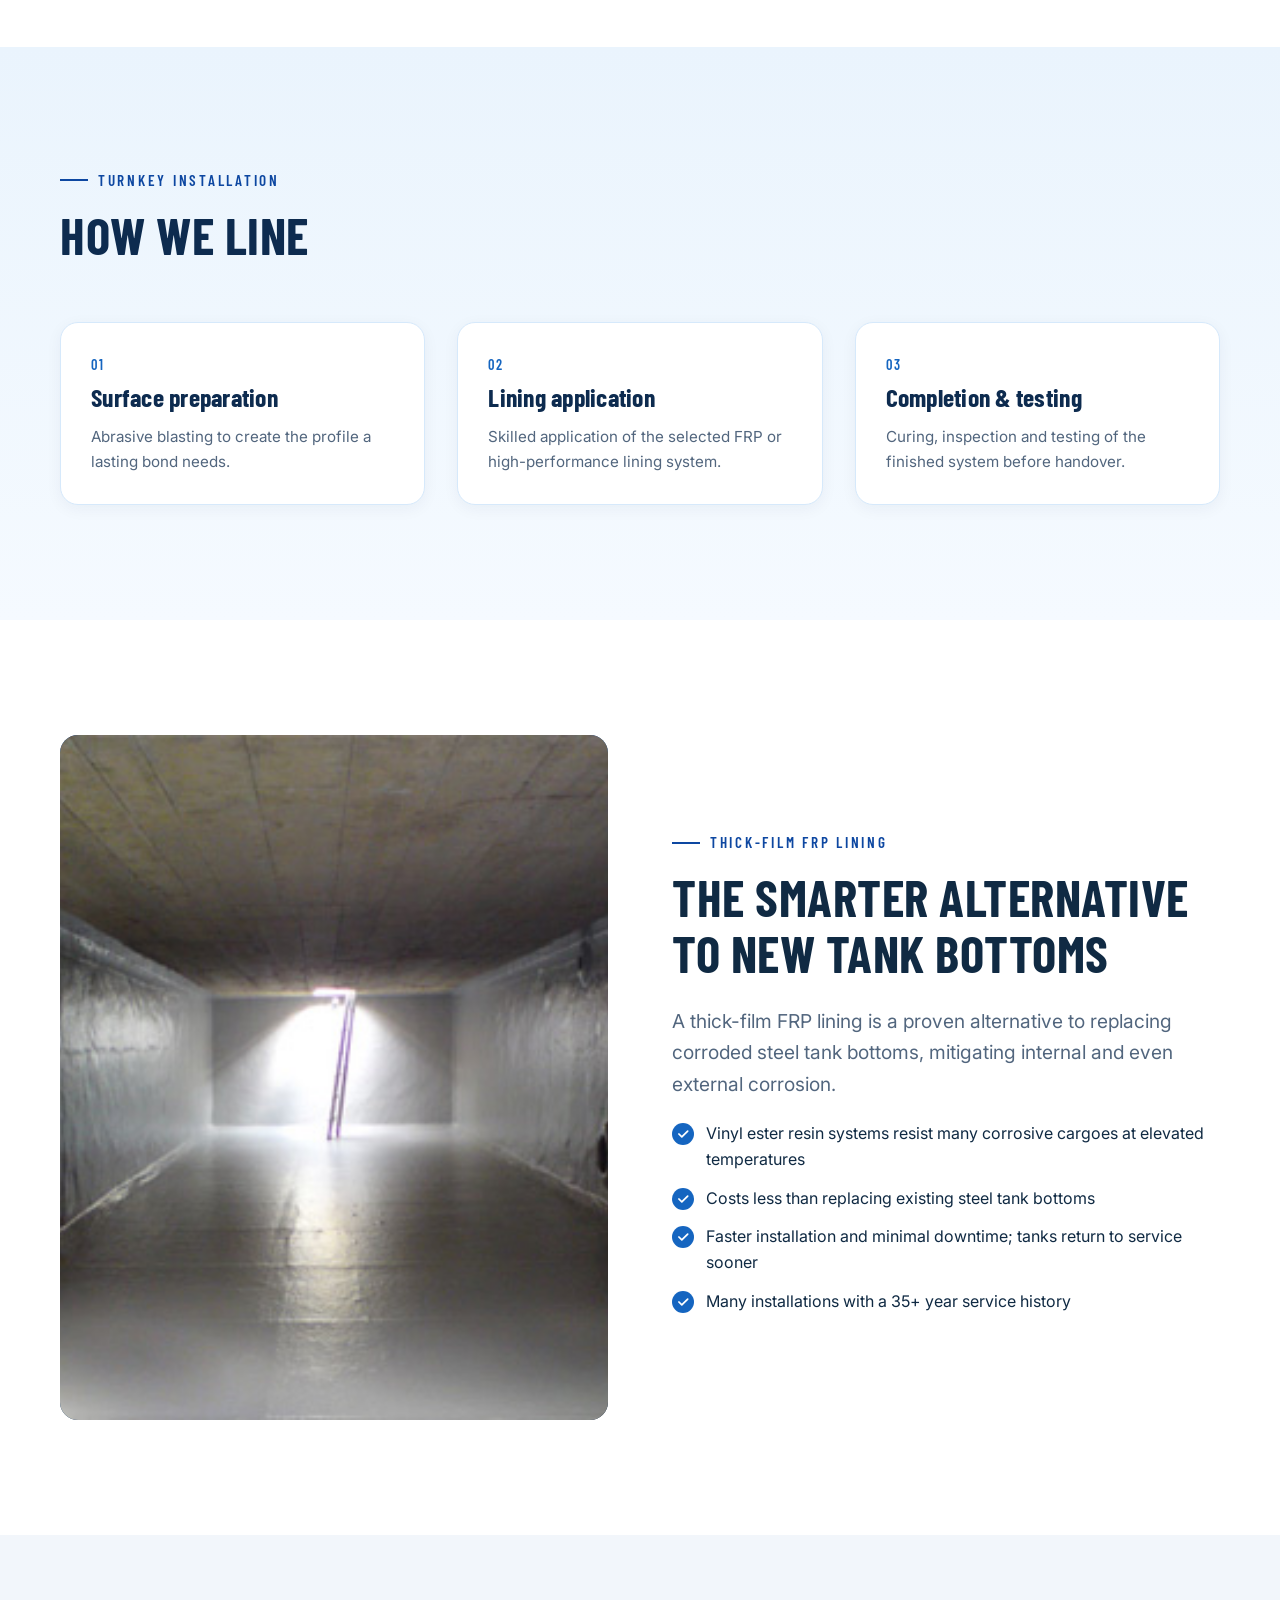
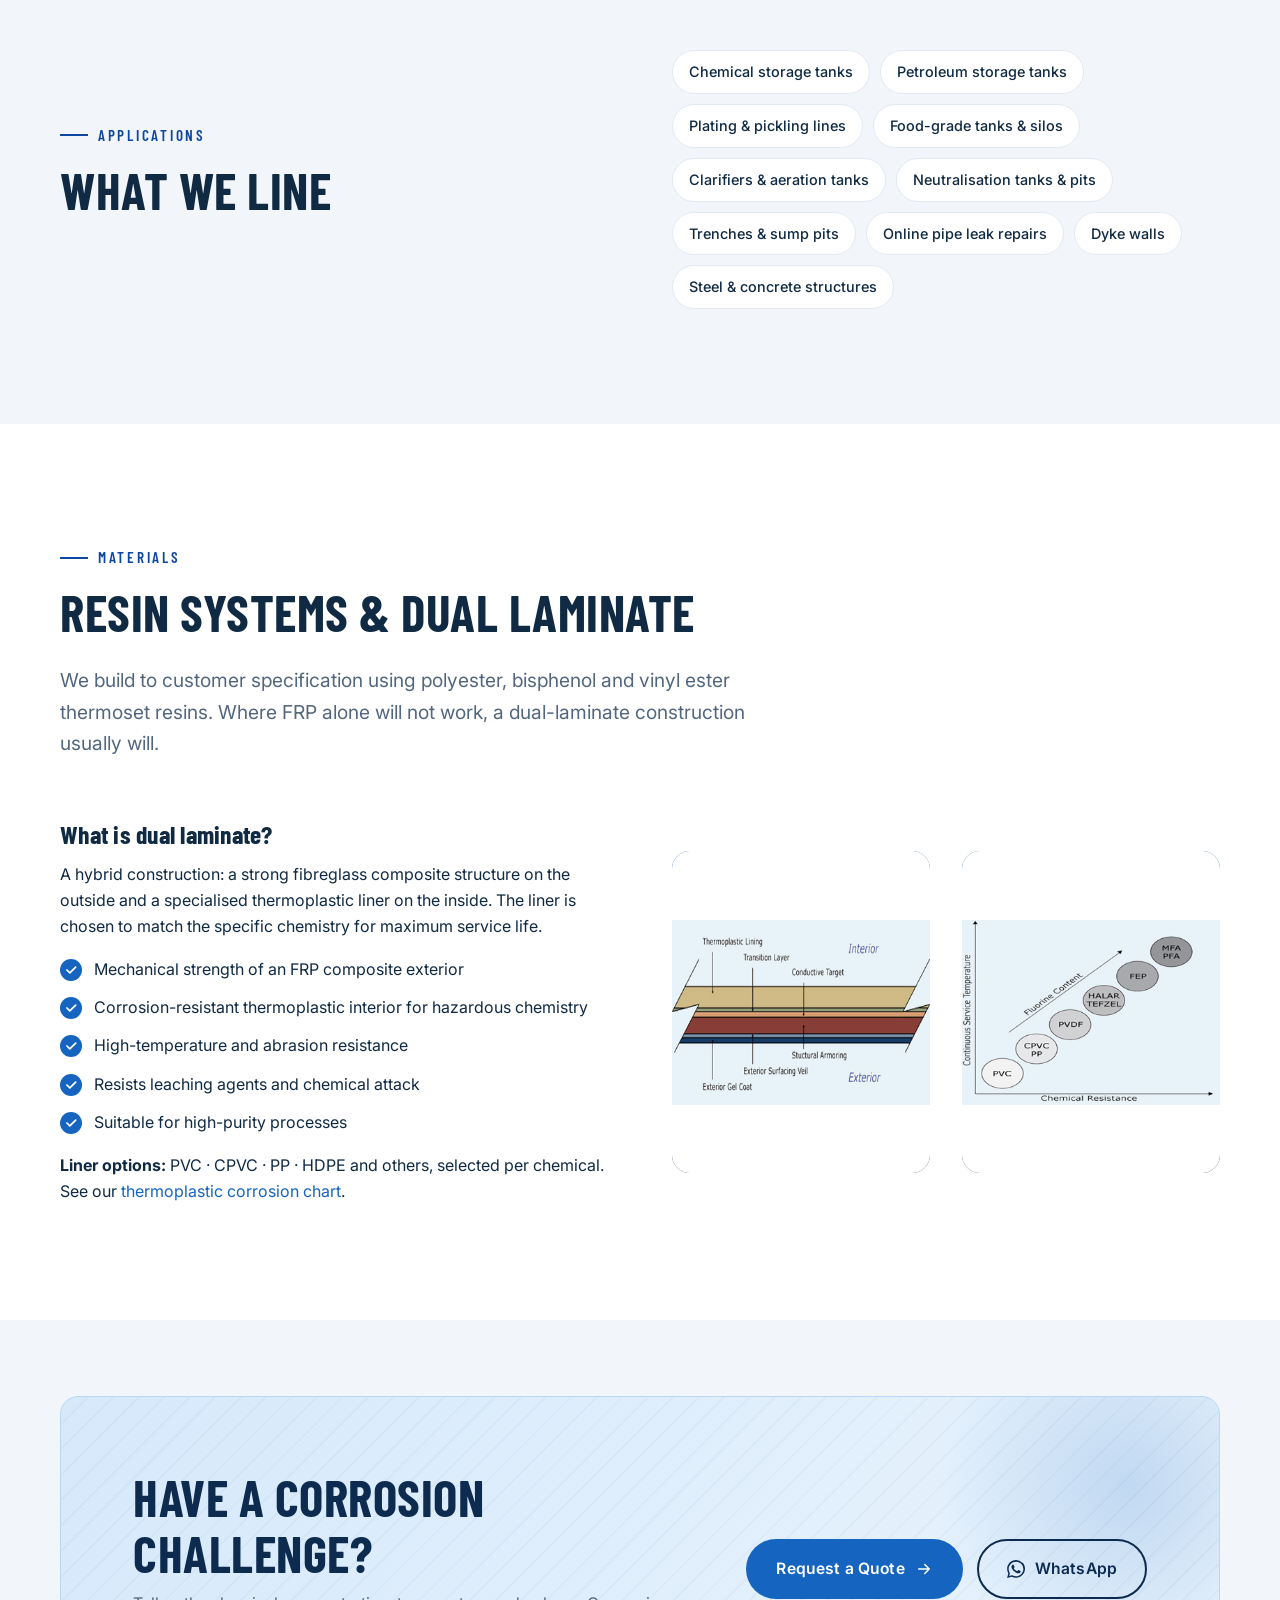
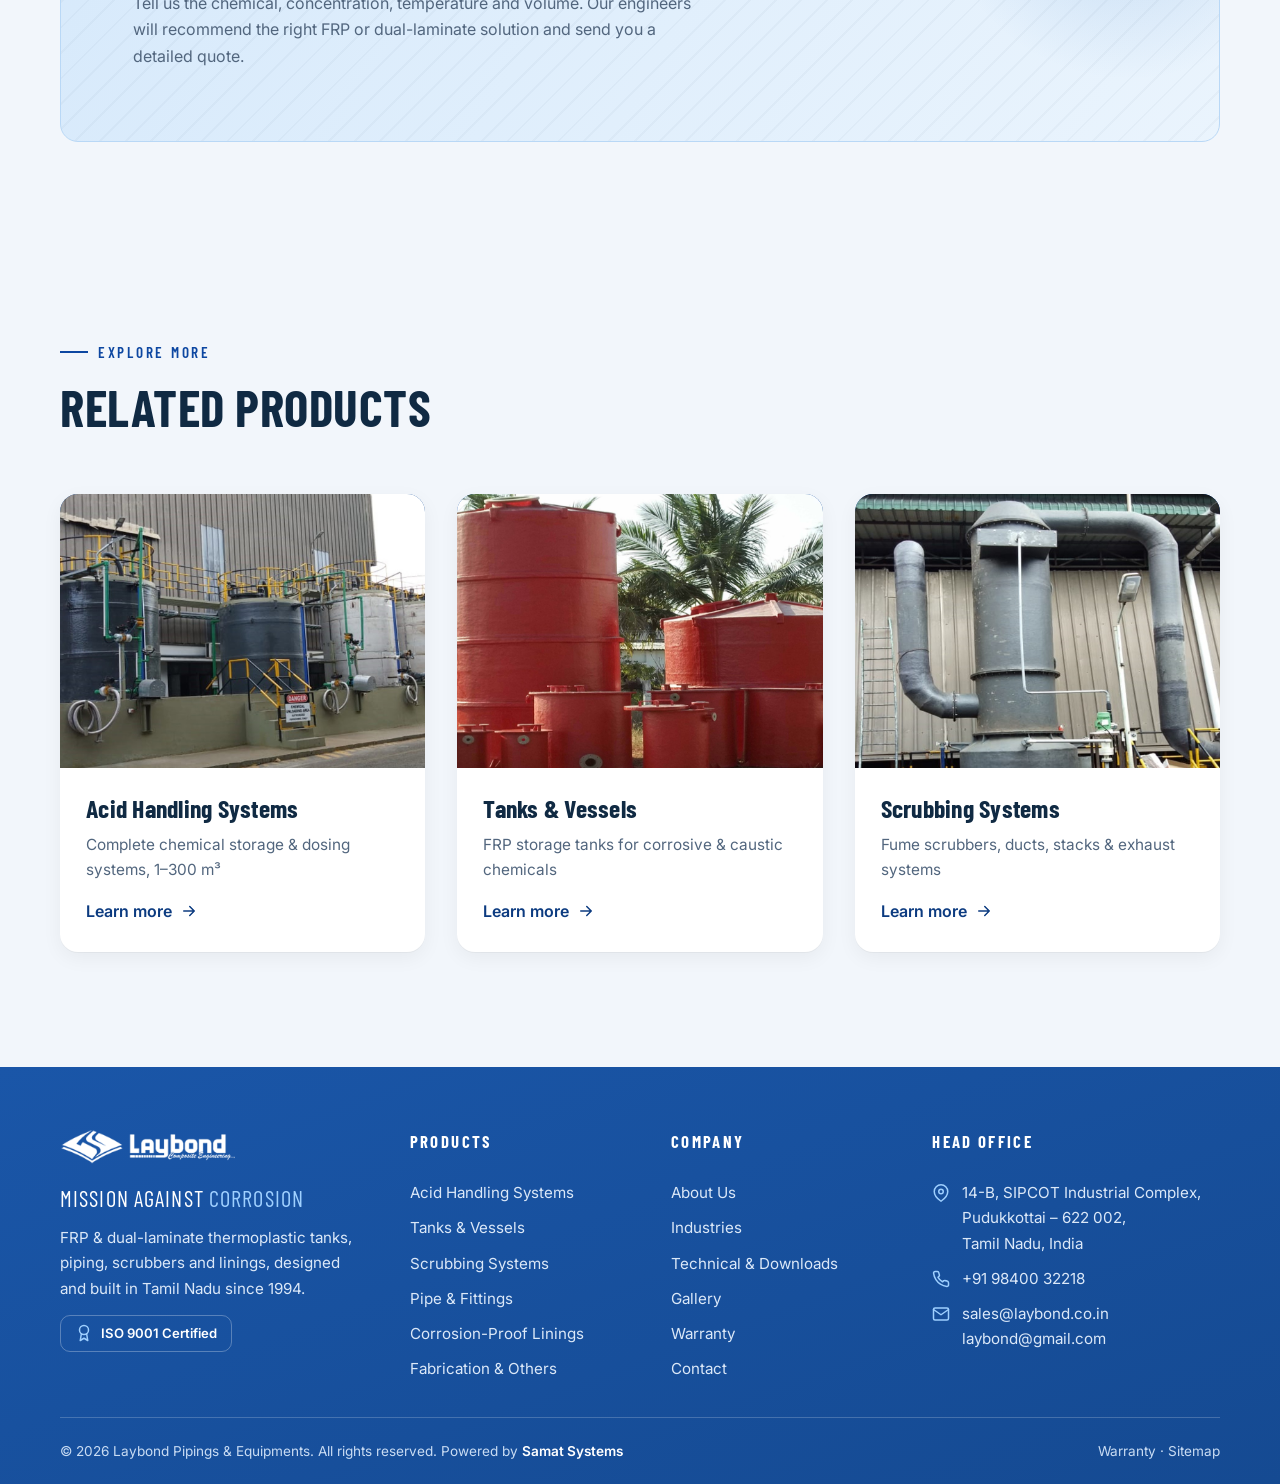
<file: corrosion-proof-linings.html>
<!DOCTYPE html>
<html lang="en" class="no-js">
<head>
<meta charset="utf-8">
<meta name="viewport" content="width=device-width, initial-scale=1">
<title>Corrosion-Proof FRP Linings | Tank Bottom & Concrete Lining – Laybond</title>
<meta name="description" content="FRP and high-performance corrosion-proof linings for steel and concrete tanks, pits, trenches, dyke walls and pipes. Turnkey blasting, application and testing.">
<link rel="canonical" href="https://laybond.co.in/corrosion-proof-linings.html">
<meta name="theme-color" content="#1565c0">
<meta property="og:type" content="website">
<meta property="og:site_name" content="Laybond Pipings &amp; Equipments">
<meta property="og:title" content="Corrosion-Proof FRP Linings | Tank Bottom & Concrete Lining – Laybond">
<meta property="og:description" content="FRP and high-performance corrosion-proof linings for steel and concrete tanks, pits, trenches, dyke walls and pipes. Turnkey blasting, application and testing.">
<meta property="og:url" content="https://laybond.co.in/corrosion-proof-linings.html">
<meta property="og:image" content="https://laybond.co.in/assets/images/hero/home-hero.jpg">
<meta name="twitter:card" content="summary_large_image">
<link rel="icon" href="assets/images/logo/favicon.svg" type="image/svg+xml">
<link rel="apple-touch-icon" href="assets/images/logo/apple-touch-icon.png">
<link rel="preconnect" href="https://fonts.googleapis.com">
<link rel="preconnect" href="https://fonts.gstatic.com" crossorigin>
<link href="https://fonts.googleapis.com/css2?family=Barlow+Condensed:wght@500;600;700&family=Inter:wght@400;500;600;700&display=swap" rel="stylesheet">
<link rel="stylesheet" href="assets/css/style.css?v=c88986c0">
<script type="application/ld+json">
{"@context":"https://schema.org","@type":"Organization","name":"Laybond Pipings & Equipments","alternateName":"Laybond","url":"https://laybond.co.in/","logo":"https://laybond.co.in/assets/images/logo/Laybond2.png","foundingDate":"1994","slogan":"Mission Against Corrosion","email":"sales@laybond.co.in","telephone":"+919840032218","address":{"@type":"PostalAddress","streetAddress":"14-B, SIPCOT Industrial Complex","addressLocality":"Pudukkottai","postalCode":"622002","addressRegion":"Tamil Nadu","addressCountry":"IN"},"contactPoint":[{"@type":"ContactPoint","telephone":"+919840032218","contactType":"sales","areaServed":"IN"}]}
</script>
</head>
<body class="page-corrosion-proof-linings">
<a class="skip-link" href="#main">Skip to content</a>
<header class="site-header">
  <div class="container header-inner">
    <a class="logo" href="index.html" aria-label="Laybond – home"><img src="assets/images/logo/laybond-logo-color@2x.png" alt="Laybond Composite Engineering" width="240" height="62"></a>
    <nav class="nav" id="site-nav" aria-label="Main">
      <a href="index.html">Home</a>
      <div class="nav-drop is-current">
        <button type="button" aria-expanded="false" aria-haspopup="true">Products <svg width="24" height="24" viewBox="0 0 24 24" fill="none" stroke="currentColor" stroke-width="2.2" stroke-linecap="round" stroke-linejoin="round"><path d="M6 9l6 6 6-6"/></svg></button>
        <div class="mega"><a href="chemical-handling-systems.html"><span class="mega-icon"><svg width="24" height="24" viewBox="0 0 24 24" fill="none" stroke="currentColor" stroke-width="1.8" stroke-linecap="round" stroke-linejoin="round"><path d="M9 3h6M10 3v6L4.5 18.5A2 2 0 0 0 6.2 21.5h11.6a2 2 0 0 0 1.7-3L14 9V3"/><path d="M7 15h10"/></svg></span><span><strong>Acid Handling Systems</strong><span>Complete chemical storage & dosing systems, 1–300 m³</span></span></a><a href="frp-tanks.html"><span class="mega-icon"><svg width="24" height="24" viewBox="0 0 24 24" fill="none" stroke="currentColor" stroke-width="1.8" stroke-linecap="round" stroke-linejoin="round"><ellipse cx="12" cy="5" rx="7" ry="2.5"/><path d="M5 5v13c0 1.4 3.1 2.5 7 2.5s7-1.1 7-2.5V5"/><path d="M5 11.5c0 1.4 3.1 2.5 7 2.5s7-1.1 7-2.5"/></svg></span><span><strong>Tanks & Vessels</strong><span>FRP storage tanks for corrosive & caustic chemicals</span></span></a><a href="fume-extraction.html"><span class="mega-icon"><svg width="24" height="24" viewBox="0 0 24 24" fill="none" stroke="currentColor" stroke-width="1.8" stroke-linecap="round" stroke-linejoin="round"><path d="M8 22V8h8v14M10 8V2h4v6M5 22h14"/><path d="M15 4c1.5-1 3-1 4 0M17 6.5c1.2-.8 2.4-.8 3.5 0"/></svg></span><span><strong>Scrubbing Systems</strong><span>Fume scrubbers, ducts, stacks & exhaust systems</span></span></a><a href="pipe-fittings.html"><span class="mega-icon"><svg width="24" height="24" viewBox="0 0 24 24" fill="none" stroke="currentColor" stroke-width="1.8" stroke-linecap="round" stroke-linejoin="round"><path d="M2 8h9a3 3 0 0 1 3 3v11M2 14h5a1 1 0 0 1 1 1v7"/><path d="M2 6v10M12 22h8M14 22v-2M8 22v-2"/></svg></span><span><strong>Pipe & Fittings</strong><span>FRP pipe 25–1500 mm with a full fittings range</span></span></a><a href="corrosion-proof-linings.html" aria-current="page"><span class="mega-icon"><svg width="24" height="24" viewBox="0 0 24 24" fill="none" stroke="currentColor" stroke-width="1.8" stroke-linecap="round" stroke-linejoin="round"><rect x="3" y="3" width="18" height="18" rx="2"/><rect x="7" y="7" width="10" height="10" rx="1"/><path d="M3 9h4M17 15h4"/></svg></span><span><strong>Corrosion-Proof Linings</strong><span>FRP linings for steel & concrete structures</span></span></a><a href="steel-fabrications.html"><span class="mega-icon"><svg width="24" height="24" viewBox="0 0 24 24" fill="none" stroke="currentColor" stroke-width="1.8" stroke-linecap="round" stroke-linejoin="round"><path d="M14.7 6.3a1 1 0 0 0 0 1.4l1.6 1.6a1 1 0 0 0 1.4 0l3.8-3.8a6 6 0 0 1-7.9 7.9l-6.9 6.9a2.1 2.1 0 0 1-3-3l6.9-6.9a6 6 0 0 1 7.9-7.9l-3.8 3.8z"/></svg></span><span><strong>Fabrication & Others</strong><span>MS / SS tanks, agitators, motor guards & structures</span></span></a></div>
      </div>
      <a href="industries.html">Industries</a>
      <a href="technical.html">Technical</a>
      <a href="gallery.html">Gallery</a>
      <a href="about.html">About</a>
      <a href="contact.html">Contact</a>
      <div class="mobile-cta">
        <a class="btn btn--primary" href="contact.html">Request a Quote <svg width="24" height="24" viewBox="0 0 24 24" fill="none" stroke="currentColor" stroke-width="2" stroke-linecap="round" stroke-linejoin="round"><path d="M5 12h14M13 6l6 6-6 6"/></svg></a>
        <a class="btn btn--ghost" href="tel:+919840032218"><svg width="24" height="24" viewBox="0 0 24 24" fill="none" stroke="currentColor" stroke-width="2" stroke-linecap="round" stroke-linejoin="round"><path d="M22 16.9v3a2 2 0 0 1-2.2 2 19.8 19.8 0 0 1-8.6-3.1 19.5 19.5 0 0 1-6-6A19.8 19.8 0 0 1 2.1 4.2 2 2 0 0 1 4.1 2h3a2 2 0 0 1 2 1.7c.1.9.4 1.8.7 2.7a2 2 0 0 1-.5 2.1L8 9.8a16 16 0 0 0 6 6l1.3-1.3a2 2 0 0 1 2.1-.4c.9.3 1.8.6 2.7.7a2 2 0 0 1 1.7 2z"/></svg> +91 98400 32218</a>
      </div>
    </nav>
    <div class="header-cta">
      <a class="btn btn--primary" href="contact.html">Get a Quote</a>
      <button class="menu-toggle" type="button" aria-label="Menu" aria-controls="site-nav" aria-expanded="false"><span></span><span></span><span></span></button>
    </div>
  </div>
</header>
<main id="main">
<section class="page-hero">
  <div class="media hero-media" data-label="Corrosion-Proof Linings"><img src="assets/images/hero/linings-hero.jpg" alt="" fetchpriority="high" onerror="this.remove()"></div>
  <div class="container">
    <ol class="breadcrumb"><li><a href="index.html">Home</a></li><li aria-current="page">Products</li><li aria-current="page">Corrosion-Proof Linings</li></ol>
    <span class="eyebrow">Coatings &amp; linings</span>
    <h1>Corrosion-proof linings</h1>
    <p class="lead">FRP and high-performance lining systems that protect and restore tanks, pits, pipes and structures, applied turnkey by our crews.</p>
  </div>
</section>
<div class="product-strip"><div class="container"><nav class="product-nav" aria-label="Products"><a href="chemical-handling-systems.html">Acid Handling Systems</a><a href="frp-tanks.html">Tanks & Vessels</a><a href="fume-extraction.html">Scrubbing Systems</a><a href="pipe-fittings.html">Pipe & Fittings</a><a href="corrosion-proof-linings.html" aria-current="page">Corrosion-Proof Linings</a><a href="steel-fabrications.html">Fabrication & Others</a></nav></div></div>
<section class="section section--white">
  <div class="container">
    <div class="split">
      <div class="reveal">
        <span class="eyebrow">Overview</span>
        <h2>Protect and restore steel &amp; concrete</h2>
        <p class="lead">Corrosion from acids, caustics and aggressive chemicals costs industry heavily every year in repairs, replacement and downtime. Much of it is avoidable with the right lining, correctly applied.</p>
        <p>Laybond is an experienced supplier and applicator of high-performance coatings and lining systems for tanks, vessels, silos, pipes and other steel and concrete structures. Long-standing relationships with leading corrosion-control manufacturers let us recommend the right system, even for severe process or storage duty.</p>
        <p class="mb-0">On site, our crews work fast and as a team, in full cooperation with your production department and in line with your site rules, health &amp; safety regulations and industry best practice.</p>
      </div>
      <div class="reveal reveal-d1"><div class="media media--tall" data-label="FRP tank lining"><img src="assets/images/products/linings.jpg" alt="FRP tank lining" loading="lazy" decoding="async" onerror="this.remove()"></div></div>
    </div>
  </div>
</section>
<section class="section section--darker">
  <div class="container">
    <div class="section-head"><span class="eyebrow">Turnkey installation</span><h2>How we line</h2></div>
    <div class="grid grid-3"><div class="feature reveal reveal-d0"><div class="card-num" style="color:var(--accent)">01</div><h3>Surface preparation</h3><p>Abrasive blasting to create the profile a lasting bond needs.</p></div><div class="feature reveal reveal-d1"><div class="card-num" style="color:var(--accent)">02</div><h3>Lining application</h3><p>Skilled application of the selected FRP or high-performance lining system.</p></div><div class="feature reveal reveal-d2"><div class="card-num" style="color:var(--accent)">03</div><h3>Completion &amp; testing</h3><p>Curing, inspection and testing of the finished system before handover.</p></div></div>
  </div>
</section>
<section class="section section--white">
  <div class="container">
    <div class="split split--reverse">
      <div class="reveal">
        <span class="eyebrow">Thick-film FRP lining</span>
        <h2>The smarter alternative to new tank bottoms</h2>
        <p class="lead">A thick-film FRP lining is a proven alternative to replacing corroded steel tank bottoms, mitigating internal and even external corrosion.</p>
        <ul class="check-list"><li>Vinyl ester resin systems resist many corrosive cargoes at elevated temperatures</li><li>Costs less than replacing existing steel tank bottoms</li><li>Faster installation and minimal downtime; tanks return to service sooner</li><li>Many installations with a 35+ year service history</li></ul>
      </div>
      <div class="reveal reveal-d1"><div class="media media--tall" data-label="Lining in progress"><img src="assets/images/products/lining-detail.jpg" alt="Lining in progress" loading="lazy" decoding="async" onerror="this.remove()"></div></div>
    </div>
  </div>
</section>
<section class="section">
  <div class="container">
    <div class="split">
      <div class="reveal"><span class="eyebrow">Applications</span><h2>What we line</h2></div>
      <div class="reveal reveal-d1"><ul class="chips"><li>Chemical storage tanks</li><li>Petroleum storage tanks</li><li>Plating &amp; pickling lines</li><li>Food-grade tanks &amp; silos</li><li>Clarifiers &amp; aeration tanks</li><li>Neutralisation tanks &amp; pits</li><li>Trenches &amp; sump pits</li><li>Online pipe leak repairs</li><li>Dyke walls</li><li>Steel &amp; concrete structures</li></ul></div>
    </div>
  </div>
</section>
<section class="section section--white">
  <div class="container">
    <div class="section-head">
      <span class="eyebrow">Materials</span>
      <h2>Resin systems &amp; dual laminate</h2>
      <p class="lead">We build to customer specification using polyester, bisphenol and vinyl ester thermoset resins. Where FRP alone will not work, a dual-laminate construction usually will.</p>
    </div>
    <div class="split">
      <div class="reveal">
        <h3>What is dual laminate?</h3>
        <p>A hybrid construction: a strong fibreglass composite structure on the outside and a specialised thermoplastic liner on the inside. The liner is chosen to match the specific chemistry for maximum service life.</p>
        <ul class="check-list"><li>Mechanical strength of an FRP composite exterior</li><li>Corrosion-resistant thermoplastic interior for hazardous chemistry</li><li>High-temperature and abrasion resistance</li><li>Resists leaching agents and chemical attack</li><li>Suitable for high-purity processes</li></ul>
        <p class="mb-0"><strong>Liner options:</strong> PVC · CPVC · PP · HDPE and others, selected per chemical. See our <a href="technical.html#downloads">thermoplastic corrosion chart</a>.</p>
      </div>
      <div class="grid grid-2 reveal reveal-d1" style="grid-template-columns:1fr 1fr">
        <div class="media media--tall" data-label="Dual laminate section"><img src="assets/images/products/dual-laminate.jpg" alt="Dual laminate section" loading="lazy" decoding="async" onerror="this.remove()"></div>
        <div class="media media--tall" data-label="Liner options"><img src="assets/images/products/liner-options.jpg" alt="Liner options" loading="lazy" decoding="async" onerror="this.remove()"></div>
      </div>
    </div>
  </div>
</section>
<section class="section section--tight">
  <div class="container">
    <div class="cta-band reveal">
      <div>
        <h2>Have a corrosion challenge?</h2>
        <p>Tell us the chemical, concentration, temperature and volume. Our engineers will recommend the right FRP or dual-laminate solution and send you a detailed quote.</p>
      </div>
      <div class="btn-row">
        <a class="btn btn--primary" href="contact.html?product=Corrosion-Proof+Linings">Request a Quote <svg width="24" height="24" viewBox="0 0 24 24" fill="none" stroke="currentColor" stroke-width="2" stroke-linecap="round" stroke-linejoin="round"><path d="M5 12h14M13 6l6 6-6 6"/></svg></a>
        <a class="btn btn--ghost" href="https://wa.me/919840032218?text=Hello%20Laybond%2C%20I%20would%20like%20a%20quote%20for%20your%20requirement" target="_blank" rel="noopener"><svg width="24" height="24" viewBox="0 0 24 24" fill="currentColor"><path d="M17.5 14.4c-.3-.1-1.8-.9-2-1-.3-.1-.5-.1-.7.1-.2.3-.8 1-.9 1.2-.2.2-.3.2-.6.1-.3-.1-1.3-.5-2.4-1.5-.9-.8-1.5-1.8-1.7-2.1-.2-.3 0-.5.1-.6l.4-.5c.2-.2.2-.3.3-.5.1-.2 0-.4 0-.5l-.9-2.2c-.2-.6-.5-.5-.7-.5h-.6c-.2 0-.5.1-.8.4-.3.3-1 1-1 2.5s1.1 2.9 1.2 3.1c.1.2 2.1 3.2 5.1 4.5.7.3 1.3.5 1.7.6.7.2 1.4.2 1.9.1.6-.1 1.8-.7 2-1.4.2-.7.2-1.3.2-1.4-.1-.2-.3-.3-.6-.4zM12 21.8c-1.8 0-3.5-.5-5-1.4l-.4-.2-3.7 1 1-3.6-.2-.4A9.8 9.8 0 0 1 2.2 12C2.2 6.6 6.6 2.2 12 2.2c2.6 0 5.1 1 6.9 2.9a9.7 9.7 0 0 1 2.9 6.9c0 5.4-4.4 9.8-9.8 9.8zm8.4-18.2A11.8 11.8 0 0 0 12 0C5.5 0 .2 5.3.2 11.9c0 2.1.5 4.1 1.6 5.9L.1 24l6.3-1.7c1.7.9 3.7 1.4 5.7 1.4 6.5 0 11.9-5.3 11.9-11.9 0-3.2-1.2-6.2-3.5-8.4z"/></svg> WhatsApp</a>
      </div>
    </div>
  </div>
</section>
<section class="section">
  <div class="container">
    <div class="section-head"><span class="eyebrow">Explore more</span><h2>Related products</h2></div>
    <div class="grid grid-3"><a class="card reveal reveal-d0" href="chemical-handling-systems.html">
        <div class="media " data-label="Acid Handling Systems"><img src="assets/images/products/acid-handling.jpg" alt="Acid Handling Systems" loading="lazy" decoding="async" onerror="this.remove()"></div>
        <div class="card-body"><h3>Acid Handling Systems</h3><p>Complete chemical storage & dosing systems, 1–300 m³</p><span class="card-link">Learn more <svg width="24" height="24" viewBox="0 0 24 24" fill="none" stroke="currentColor" stroke-width="2" stroke-linecap="round" stroke-linejoin="round"><path d="M5 12h14M13 6l6 6-6 6"/></svg></span></div>
      </a><a class="card reveal reveal-d1" href="frp-tanks.html">
        <div class="media " data-label="Tanks & Vessels"><img src="assets/images/products/frp-tanks.jpg" alt="Tanks & Vessels" loading="lazy" decoding="async" onerror="this.remove()"></div>
        <div class="card-body"><h3>Tanks & Vessels</h3><p>FRP storage tanks for corrosive & caustic chemicals</p><span class="card-link">Learn more <svg width="24" height="24" viewBox="0 0 24 24" fill="none" stroke="currentColor" stroke-width="2" stroke-linecap="round" stroke-linejoin="round"><path d="M5 12h14M13 6l6 6-6 6"/></svg></span></div>
      </a><a class="card reveal reveal-d2" href="fume-extraction.html">
        <div class="media " data-label="Scrubbing Systems"><img src="assets/images/products/scrubbers.jpg" alt="Scrubbing Systems" loading="lazy" decoding="async" onerror="this.remove()"></div>
        <div class="card-body"><h3>Scrubbing Systems</h3><p>Fume scrubbers, ducts, stacks & exhaust systems</p><span class="card-link">Learn more <svg width="24" height="24" viewBox="0 0 24 24" fill="none" stroke="currentColor" stroke-width="2" stroke-linecap="round" stroke-linejoin="round"><path d="M5 12h14M13 6l6 6-6 6"/></svg></span></div>
      </a></div>
  </div>
</section>
</main>
<footer class="site-footer">
  <div class="container">
    <div class="footer-grid">
      <div class="footer-brand">
        <img src="assets/images/logo/Laybond2.png" alt="Laybond" width="240" height="62" loading="lazy">
        <p class="footer-tag">Mission Against <span>Corrosion</span></p>
        <p>FRP &amp; dual-laminate thermoplastic tanks, piping, scrubbers and linings, designed and built in Tamil Nadu since 1994.</p>
        <span class="iso-badge"><svg width="24" height="24" viewBox="0 0 24 24" fill="none" stroke="currentColor" stroke-width="2" stroke-linecap="round" stroke-linejoin="round"><circle cx="12" cy="8" r="6"/><path d="M15.5 13L17 22l-5-3-5 3 1.5-9"/></svg> ISO 9001 Certified</span>
      </div>
      <div>
        <h4>Products</h4>
        <ul><li><a href="chemical-handling-systems.html">Acid Handling Systems</a></li><li><a href="frp-tanks.html">Tanks & Vessels</a></li><li><a href="fume-extraction.html">Scrubbing Systems</a></li><li><a href="pipe-fittings.html">Pipe & Fittings</a></li><li><a href="corrosion-proof-linings.html">Corrosion-Proof Linings</a></li><li><a href="steel-fabrications.html">Fabrication & Others</a></li></ul>
      </div>
      <div>
        <h4>Company</h4>
        <ul>
          <li><a href="about.html">About Us</a></li>
          <li><a href="industries.html">Industries</a></li>
          <li><a href="technical.html">Technical &amp; Downloads</a></li>
          <li><a href="gallery.html">Gallery</a></li>
          <li><a href="warranty.html">Warranty</a></li>
          <li><a href="contact.html">Contact</a></li>
        </ul>
      </div>
      <div>
        <h4>Head Office</h4>
        <ul class="footer-contact">
          <li><svg width="24" height="24" viewBox="0 0 24 24" fill="none" stroke="currentColor" stroke-width="2" stroke-linecap="round" stroke-linejoin="round"><path d="M21 10c0 7-9 13-9 13S3 17 3 10a9 9 0 0 1 18 0z"/><circle cx="12" cy="10" r="3"/></svg><address>14-B, SIPCOT Industrial Complex,<br>Pudukkottai – 622 002,<br>Tamil Nadu, India</address></li>
          <li><svg width="24" height="24" viewBox="0 0 24 24" fill="none" stroke="currentColor" stroke-width="2" stroke-linecap="round" stroke-linejoin="round"><path d="M22 16.9v3a2 2 0 0 1-2.2 2 19.8 19.8 0 0 1-8.6-3.1 19.5 19.5 0 0 1-6-6A19.8 19.8 0 0 1 2.1 4.2 2 2 0 0 1 4.1 2h3a2 2 0 0 1 2 1.7c.1.9.4 1.8.7 2.7a2 2 0 0 1-.5 2.1L8 9.8a16 16 0 0 0 6 6l1.3-1.3a2 2 0 0 1 2.1-.4c.9.3 1.8.6 2.7.7a2 2 0 0 1 1.7 2z"/></svg><span><a href="tel:+919840032218">+91 98400 32218</a></span></li>
          <li><svg width="24" height="24" viewBox="0 0 24 24" fill="none" stroke="currentColor" stroke-width="2" stroke-linecap="round" stroke-linejoin="round"><rect x="2" y="4" width="20" height="16" rx="2"/><path d="M22 6l-10 7L2 6"/></svg><span><a href="mailto:sales@laybond.co.in">sales@laybond.co.in</a><br><a href="mailto:laybond@gmail.com">laybond@gmail.com</a></span></li>
        </ul>
      </div>
    </div>
    <div class="footer-bottom">
      <span>© <span data-year>2026</span> Laybond Pipings &amp; Equipments. All rights reserved. Powered by <strong>Samat Systems</strong></span>
      <span><a href="warranty.html">Warranty</a> · <a href="sitemap.xml">Sitemap</a></span>
    </div>
  </div>
</footer>
<div class="float-actions">
  <a class="float-btn float-btn--top" href="#main" aria-label="Back to top"><svg width="24" height="24" viewBox="0 0 24 24" fill="none" stroke="currentColor" stroke-width="2.4" stroke-linecap="round" stroke-linejoin="round"><path d="M18 15l-6-6-6 6"/></svg></a>
  <a class="float-btn float-btn--call" href="tel:+919840032218" aria-label="Call Laybond"><svg width="24" height="24" viewBox="0 0 24 24" fill="none" stroke="currentColor" stroke-width="2" stroke-linecap="round" stroke-linejoin="round"><path d="M22 16.9v3a2 2 0 0 1-2.2 2 19.8 19.8 0 0 1-8.6-3.1 19.5 19.5 0 0 1-6-6A19.8 19.8 0 0 1 2.1 4.2 2 2 0 0 1 4.1 2h3a2 2 0 0 1 2 1.7c.1.9.4 1.8.7 2.7a2 2 0 0 1-.5 2.1L8 9.8a16 16 0 0 0 6 6l1.3-1.3a2 2 0 0 1 2.1-.4c.9.3 1.8.6 2.7.7a2 2 0 0 1 1.7 2z"/></svg></a>
  <a class="float-btn float-btn--wa" href="https://wa.me/919840032218?text=Hello%20Laybond%2C%20I%20would%20like%20a%20quote%20for%20your%20requirement" target="_blank" rel="noopener" aria-label="Chat on WhatsApp"><svg width="24" height="24" viewBox="0 0 24 24" fill="currentColor"><path d="M17.5 14.4c-.3-.1-1.8-.9-2-1-.3-.1-.5-.1-.7.1-.2.3-.8 1-.9 1.2-.2.2-.3.2-.6.1-.3-.1-1.3-.5-2.4-1.5-.9-.8-1.5-1.8-1.7-2.1-.2-.3 0-.5.1-.6l.4-.5c.2-.2.2-.3.3-.5.1-.2 0-.4 0-.5l-.9-2.2c-.2-.6-.5-.5-.7-.5h-.6c-.2 0-.5.1-.8.4-.3.3-1 1-1 2.5s1.1 2.9 1.2 3.1c.1.2 2.1 3.2 5.1 4.5.7.3 1.3.5 1.7.6.7.2 1.4.2 1.9.1.6-.1 1.8-.7 2-1.4.2-.7.2-1.3.2-1.4-.1-.2-.3-.3-.6-.4zM12 21.8c-1.8 0-3.5-.5-5-1.4l-.4-.2-3.7 1 1-3.6-.2-.4A9.8 9.8 0 0 1 2.2 12C2.2 6.6 6.6 2.2 12 2.2c2.6 0 5.1 1 6.9 2.9a9.7 9.7 0 0 1 2.9 6.9c0 5.4-4.4 9.8-9.8 9.8zm8.4-18.2A11.8 11.8 0 0 0 12 0C5.5 0 .2 5.3.2 11.9c0 2.1.5 4.1 1.6 5.9L.1 24l6.3-1.7c1.7.9 3.7 1.4 5.7 1.4 6.5 0 11.9-5.3 11.9-11.9 0-3.2-1.2-6.2-3.5-8.4z"/></svg></a>
</div>
<script src="assets/js/main.js?v=562722f5" defer></script>
</body>
</html>
</file>
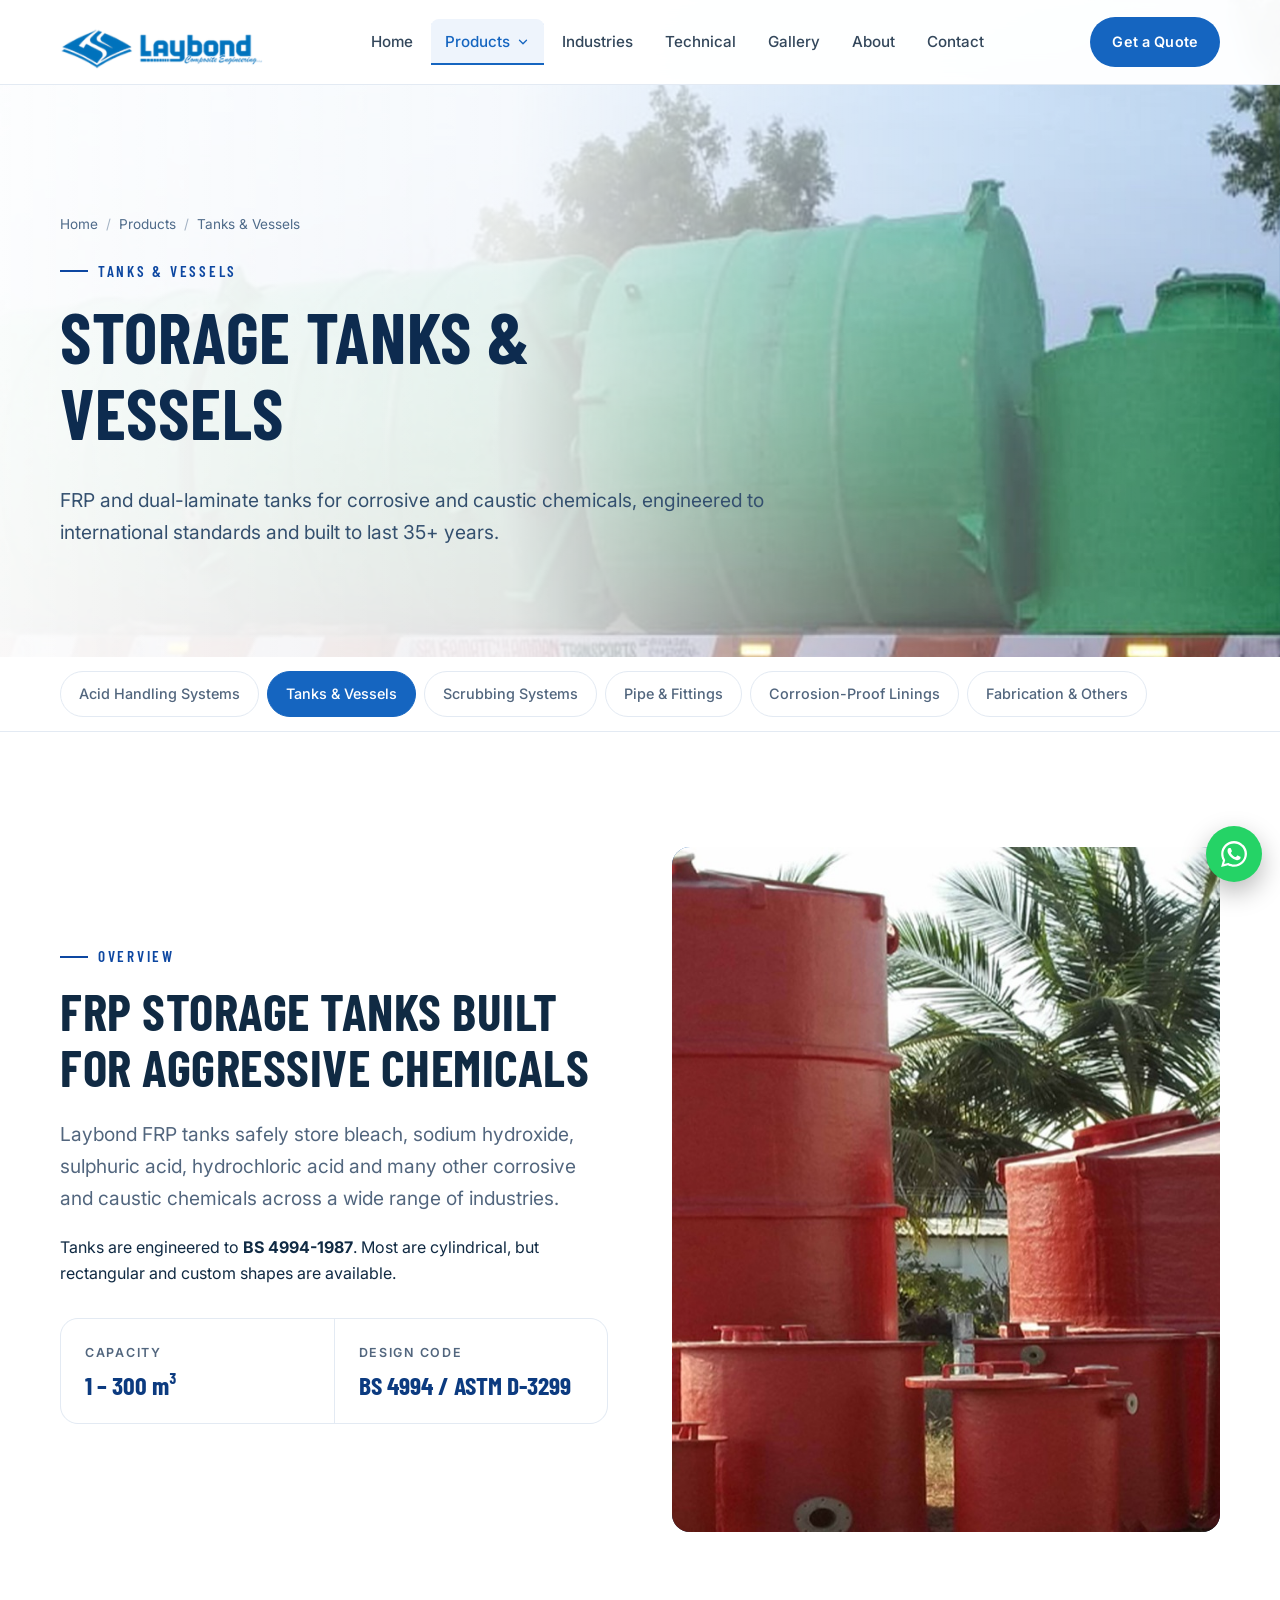
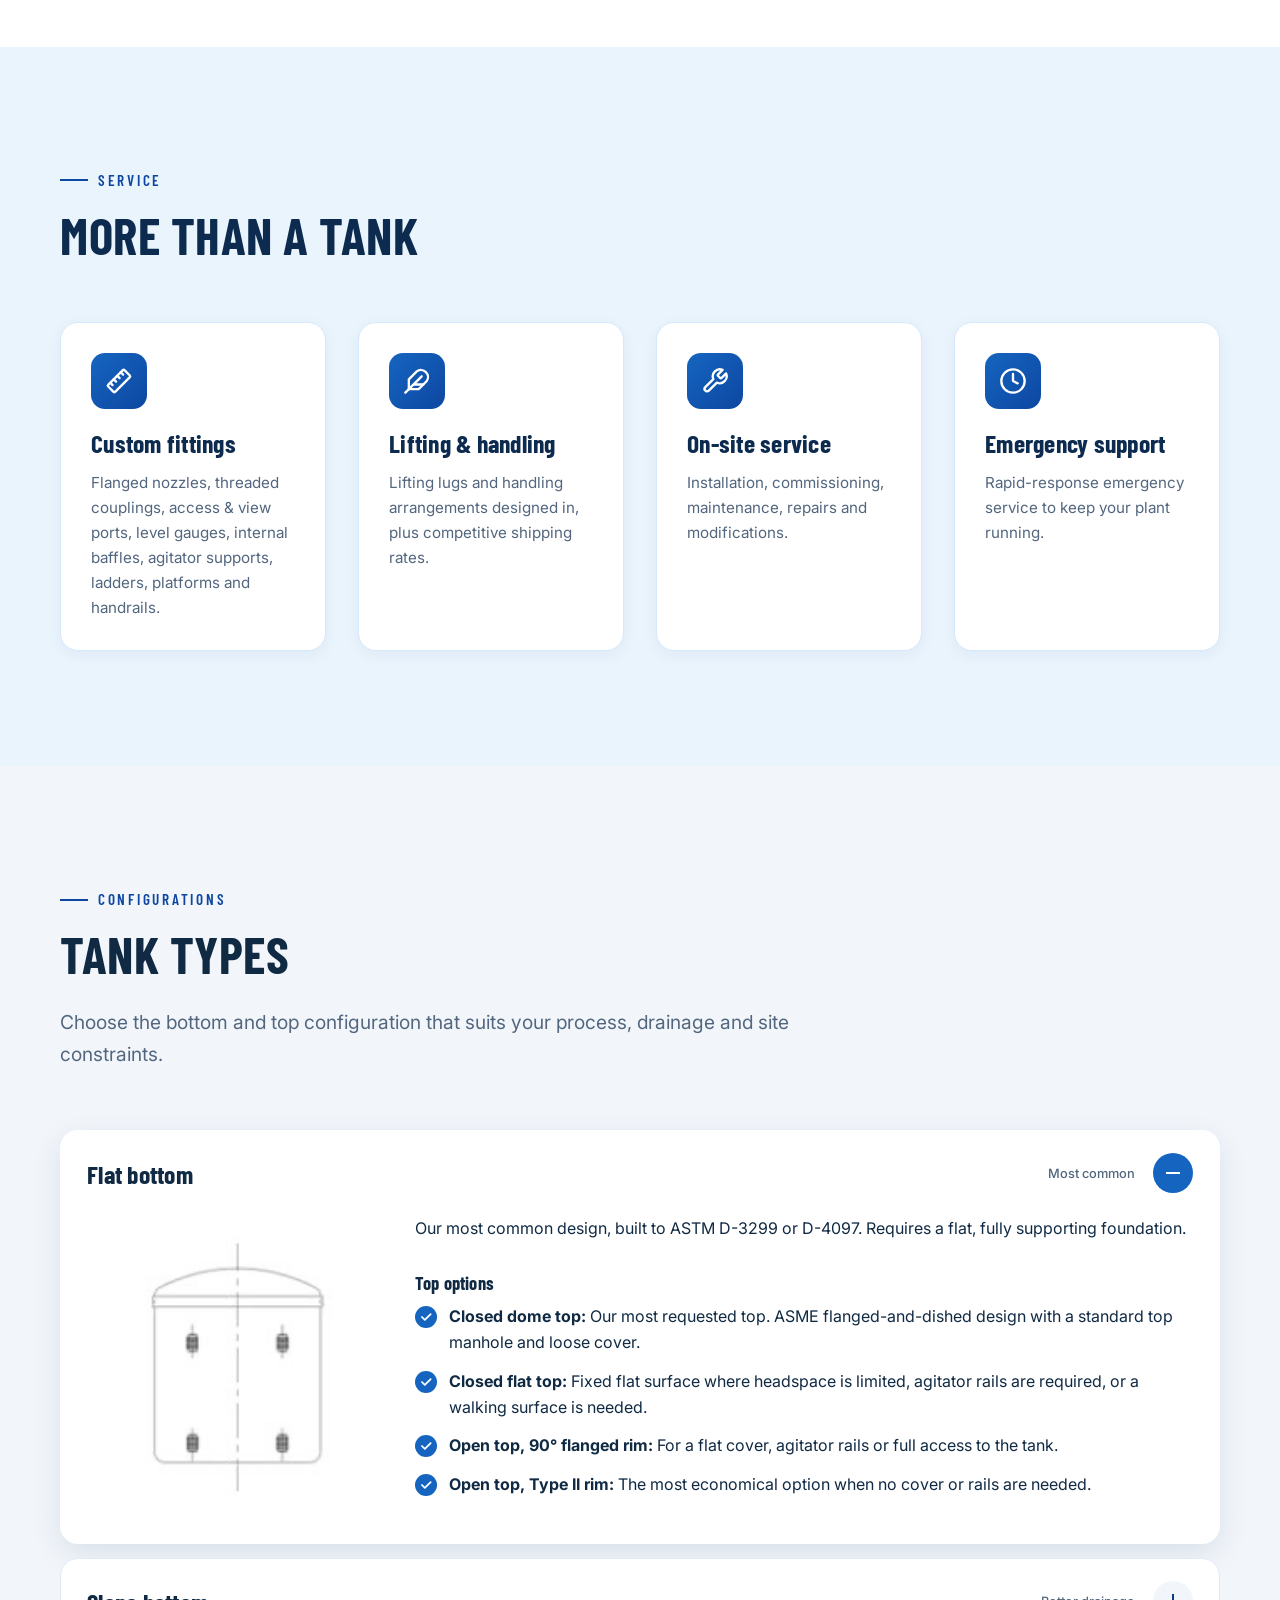
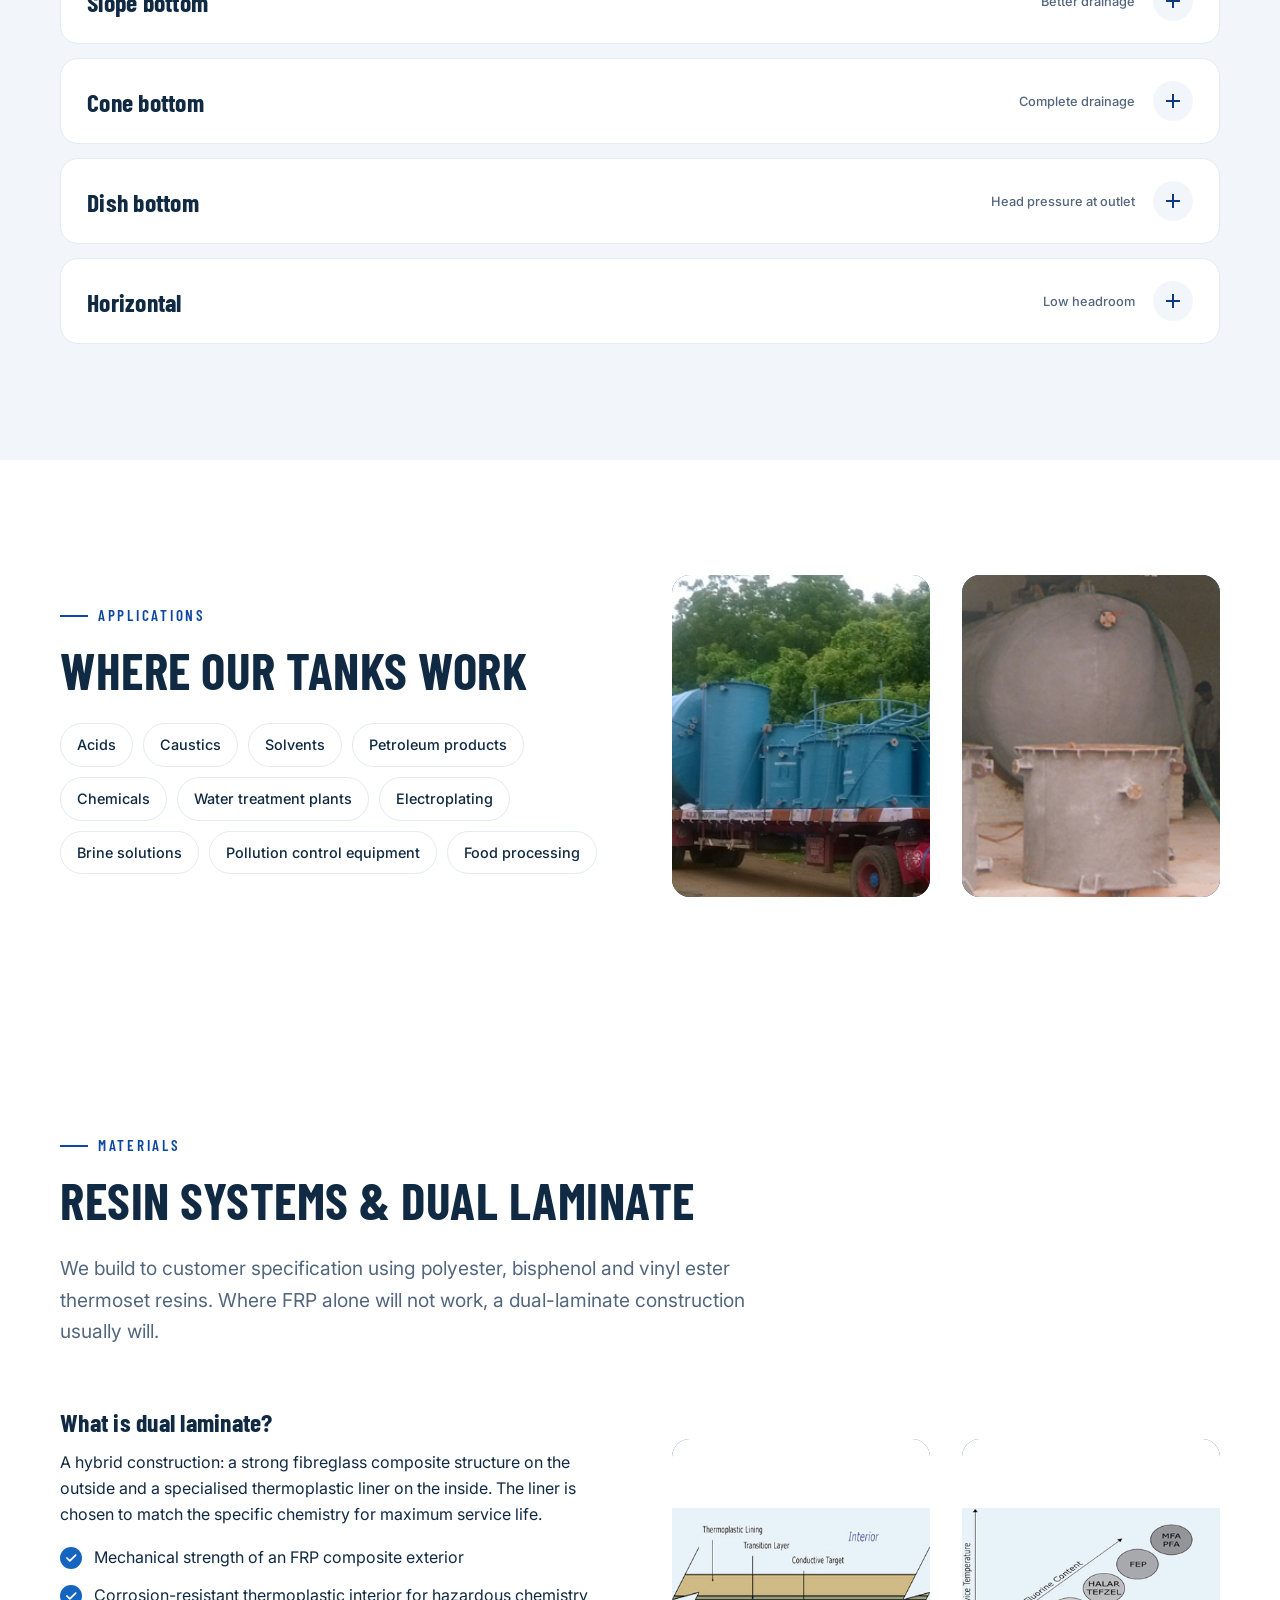
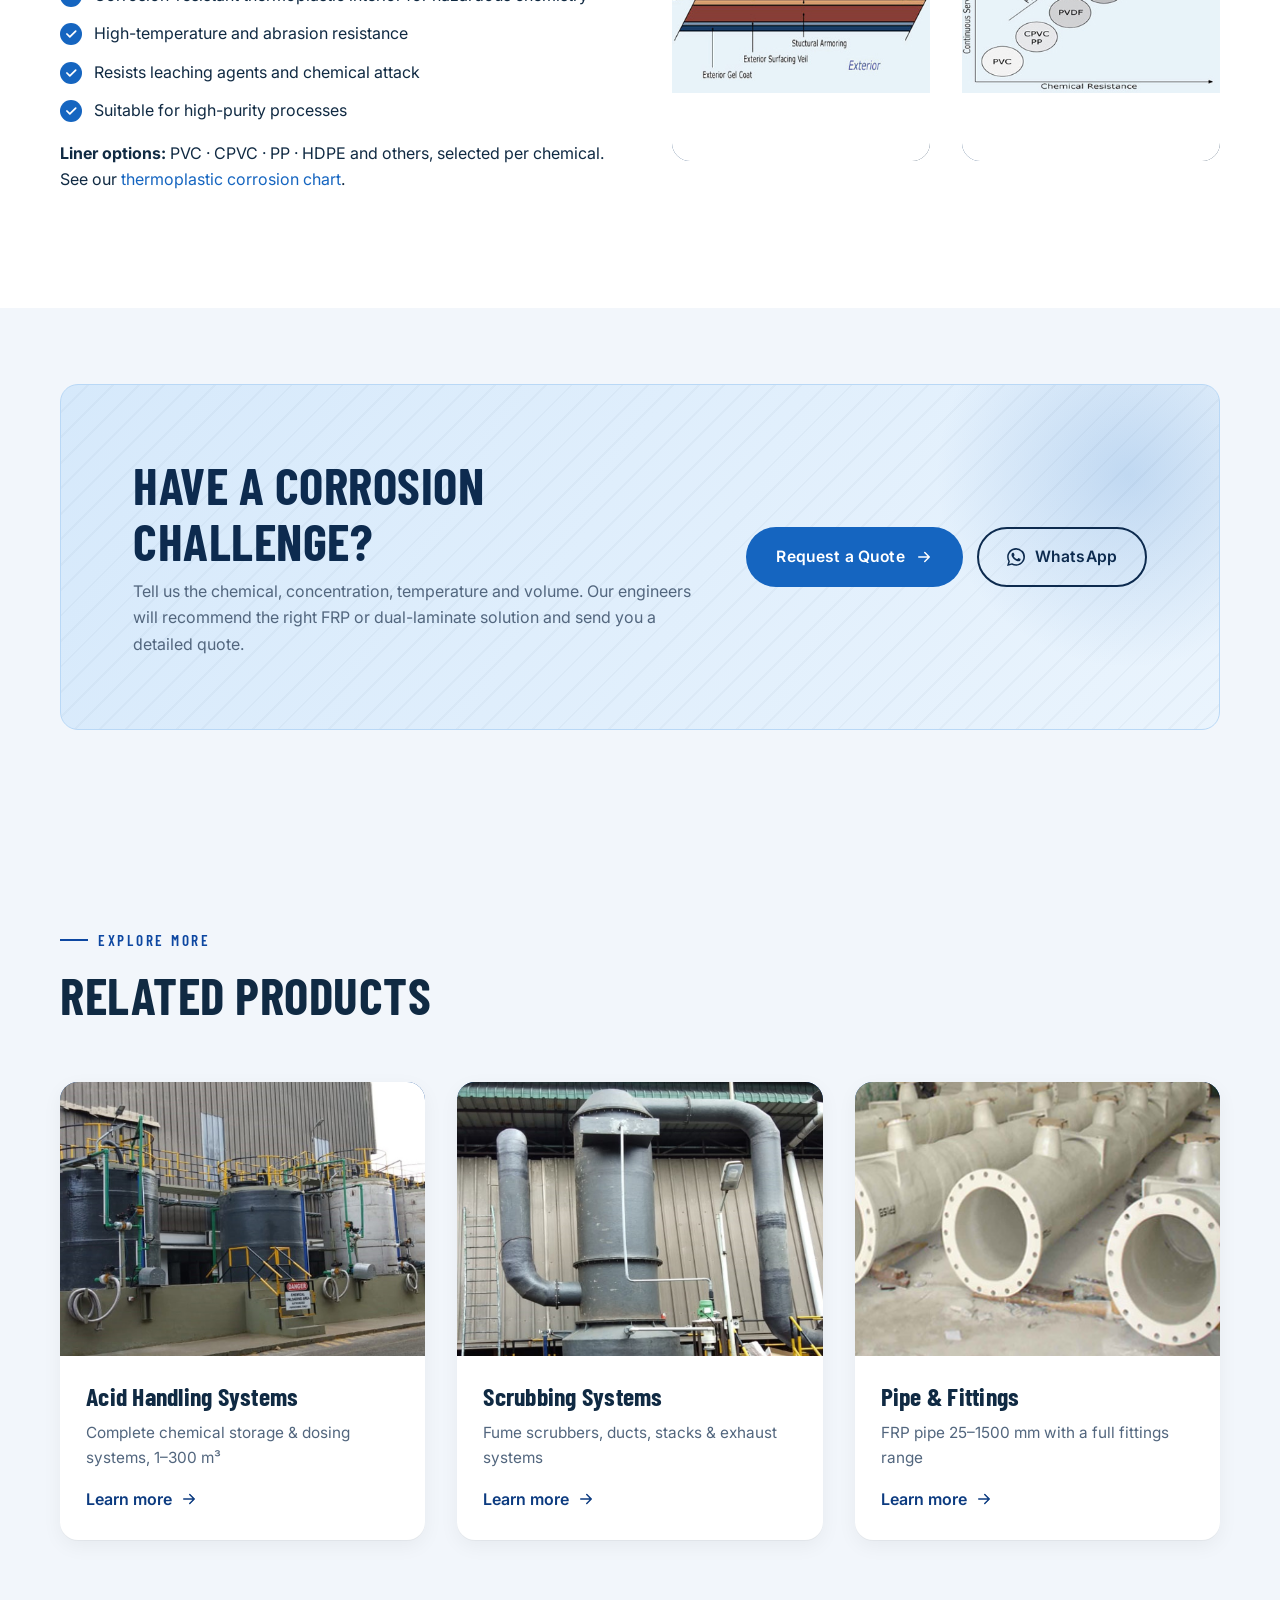
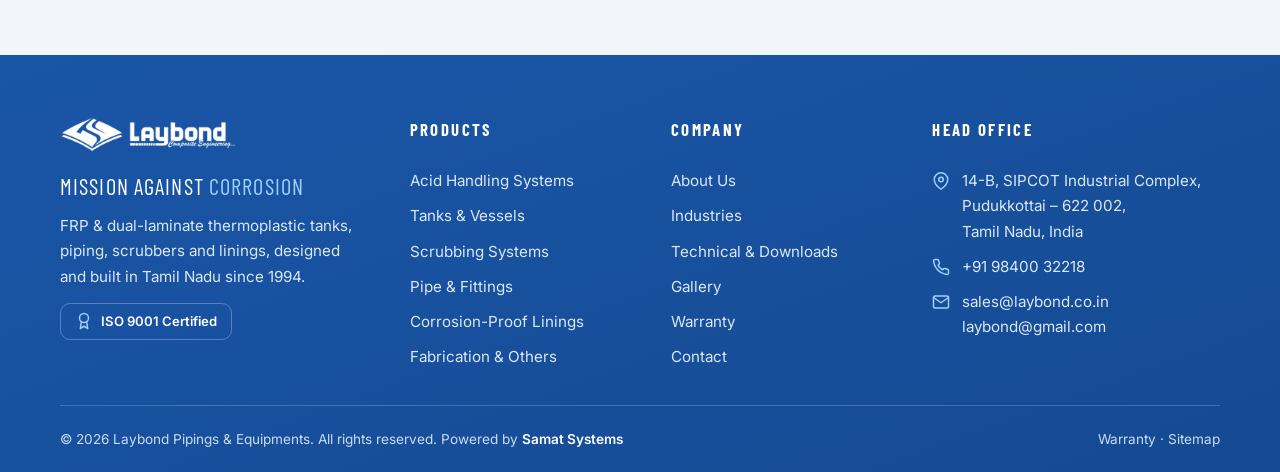
<file: frp-tanks.html>
<!DOCTYPE html>
<html lang="en" class="no-js">
<head>
<meta charset="utf-8">
<meta name="viewport" content="width=device-width, initial-scale=1">
<title>FRP Storage Tanks & Vessels | Cone, Dish, Flat, Horizontal – Laybond</title>
<meta name="description" content="FRP chemical storage tanks and vessels to BS 4994 and ASTM D-3299/D-4097: flat, slope, cone, dish-bottom and horizontal tanks, 1 to 300 m³, with custom fittings and on-site service.">
<link rel="canonical" href="https://laybond.co.in/frp-tanks.html">
<meta name="theme-color" content="#1565c0">
<meta property="og:type" content="website">
<meta property="og:site_name" content="Laybond Pipings &amp; Equipments">
<meta property="og:title" content="FRP Storage Tanks & Vessels | Cone, Dish, Flat, Horizontal – Laybond">
<meta property="og:description" content="FRP chemical storage tanks and vessels to BS 4994 and ASTM D-3299/D-4097: flat, slope, cone, dish-bottom and horizontal tanks, 1 to 300 m³, with custom fittings and on-site service.">
<meta property="og:url" content="https://laybond.co.in/frp-tanks.html">
<meta property="og:image" content="https://laybond.co.in/assets/images/hero/home-hero.jpg">
<meta name="twitter:card" content="summary_large_image">
<link rel="icon" href="assets/images/logo/favicon.svg" type="image/svg+xml">
<link rel="apple-touch-icon" href="assets/images/logo/apple-touch-icon.png">
<link rel="preconnect" href="https://fonts.googleapis.com">
<link rel="preconnect" href="https://fonts.gstatic.com" crossorigin>
<link href="https://fonts.googleapis.com/css2?family=Barlow+Condensed:wght@500;600;700&family=Inter:wght@400;500;600;700&display=swap" rel="stylesheet">
<link rel="stylesheet" href="assets/css/style.css?v=c88986c0">
<script type="application/ld+json">
{"@context":"https://schema.org","@type":"Organization","name":"Laybond Pipings & Equipments","alternateName":"Laybond","url":"https://laybond.co.in/","logo":"https://laybond.co.in/assets/images/logo/Laybond2.png","foundingDate":"1994","slogan":"Mission Against Corrosion","email":"sales@laybond.co.in","telephone":"+919840032218","address":{"@type":"PostalAddress","streetAddress":"14-B, SIPCOT Industrial Complex","addressLocality":"Pudukkottai","postalCode":"622002","addressRegion":"Tamil Nadu","addressCountry":"IN"},"contactPoint":[{"@type":"ContactPoint","telephone":"+919840032218","contactType":"sales","areaServed":"IN"}]}
</script>
</head>
<body class="page-frp-tanks">
<a class="skip-link" href="#main">Skip to content</a>
<header class="site-header">
  <div class="container header-inner">
    <a class="logo" href="index.html" aria-label="Laybond – home"><img src="assets/images/logo/laybond-logo-color@2x.png" alt="Laybond Composite Engineering" width="240" height="62"></a>
    <nav class="nav" id="site-nav" aria-label="Main">
      <a href="index.html">Home</a>
      <div class="nav-drop is-current">
        <button type="button" aria-expanded="false" aria-haspopup="true">Products <svg width="24" height="24" viewBox="0 0 24 24" fill="none" stroke="currentColor" stroke-width="2.2" stroke-linecap="round" stroke-linejoin="round"><path d="M6 9l6 6 6-6"/></svg></button>
        <div class="mega"><a href="chemical-handling-systems.html"><span class="mega-icon"><svg width="24" height="24" viewBox="0 0 24 24" fill="none" stroke="currentColor" stroke-width="1.8" stroke-linecap="round" stroke-linejoin="round"><path d="M9 3h6M10 3v6L4.5 18.5A2 2 0 0 0 6.2 21.5h11.6a2 2 0 0 0 1.7-3L14 9V3"/><path d="M7 15h10"/></svg></span><span><strong>Acid Handling Systems</strong><span>Complete chemical storage & dosing systems, 1–300 m³</span></span></a><a href="frp-tanks.html" aria-current="page"><span class="mega-icon"><svg width="24" height="24" viewBox="0 0 24 24" fill="none" stroke="currentColor" stroke-width="1.8" stroke-linecap="round" stroke-linejoin="round"><ellipse cx="12" cy="5" rx="7" ry="2.5"/><path d="M5 5v13c0 1.4 3.1 2.5 7 2.5s7-1.1 7-2.5V5"/><path d="M5 11.5c0 1.4 3.1 2.5 7 2.5s7-1.1 7-2.5"/></svg></span><span><strong>Tanks & Vessels</strong><span>FRP storage tanks for corrosive & caustic chemicals</span></span></a><a href="fume-extraction.html"><span class="mega-icon"><svg width="24" height="24" viewBox="0 0 24 24" fill="none" stroke="currentColor" stroke-width="1.8" stroke-linecap="round" stroke-linejoin="round"><path d="M8 22V8h8v14M10 8V2h4v6M5 22h14"/><path d="M15 4c1.5-1 3-1 4 0M17 6.5c1.2-.8 2.4-.8 3.5 0"/></svg></span><span><strong>Scrubbing Systems</strong><span>Fume scrubbers, ducts, stacks & exhaust systems</span></span></a><a href="pipe-fittings.html"><span class="mega-icon"><svg width="24" height="24" viewBox="0 0 24 24" fill="none" stroke="currentColor" stroke-width="1.8" stroke-linecap="round" stroke-linejoin="round"><path d="M2 8h9a3 3 0 0 1 3 3v11M2 14h5a1 1 0 0 1 1 1v7"/><path d="M2 6v10M12 22h8M14 22v-2M8 22v-2"/></svg></span><span><strong>Pipe & Fittings</strong><span>FRP pipe 25–1500 mm with a full fittings range</span></span></a><a href="corrosion-proof-linings.html"><span class="mega-icon"><svg width="24" height="24" viewBox="0 0 24 24" fill="none" stroke="currentColor" stroke-width="1.8" stroke-linecap="round" stroke-linejoin="round"><rect x="3" y="3" width="18" height="18" rx="2"/><rect x="7" y="7" width="10" height="10" rx="1"/><path d="M3 9h4M17 15h4"/></svg></span><span><strong>Corrosion-Proof Linings</strong><span>FRP linings for steel & concrete structures</span></span></a><a href="steel-fabrications.html"><span class="mega-icon"><svg width="24" height="24" viewBox="0 0 24 24" fill="none" stroke="currentColor" stroke-width="1.8" stroke-linecap="round" stroke-linejoin="round"><path d="M14.7 6.3a1 1 0 0 0 0 1.4l1.6 1.6a1 1 0 0 0 1.4 0l3.8-3.8a6 6 0 0 1-7.9 7.9l-6.9 6.9a2.1 2.1 0 0 1-3-3l6.9-6.9a6 6 0 0 1 7.9-7.9l-3.8 3.8z"/></svg></span><span><strong>Fabrication & Others</strong><span>MS / SS tanks, agitators, motor guards & structures</span></span></a></div>
      </div>
      <a href="industries.html">Industries</a>
      <a href="technical.html">Technical</a>
      <a href="gallery.html">Gallery</a>
      <a href="about.html">About</a>
      <a href="contact.html">Contact</a>
      <div class="mobile-cta">
        <a class="btn btn--primary" href="contact.html">Request a Quote <svg width="24" height="24" viewBox="0 0 24 24" fill="none" stroke="currentColor" stroke-width="2" stroke-linecap="round" stroke-linejoin="round"><path d="M5 12h14M13 6l6 6-6 6"/></svg></a>
        <a class="btn btn--ghost" href="tel:+919840032218"><svg width="24" height="24" viewBox="0 0 24 24" fill="none" stroke="currentColor" stroke-width="2" stroke-linecap="round" stroke-linejoin="round"><path d="M22 16.9v3a2 2 0 0 1-2.2 2 19.8 19.8 0 0 1-8.6-3.1 19.5 19.5 0 0 1-6-6A19.8 19.8 0 0 1 2.1 4.2 2 2 0 0 1 4.1 2h3a2 2 0 0 1 2 1.7c.1.9.4 1.8.7 2.7a2 2 0 0 1-.5 2.1L8 9.8a16 16 0 0 0 6 6l1.3-1.3a2 2 0 0 1 2.1-.4c.9.3 1.8.6 2.7.7a2 2 0 0 1 1.7 2z"/></svg> +91 98400 32218</a>
      </div>
    </nav>
    <div class="header-cta">
      <a class="btn btn--primary" href="contact.html">Get a Quote</a>
      <button class="menu-toggle" type="button" aria-label="Menu" aria-controls="site-nav" aria-expanded="false"><span></span><span></span><span></span></button>
    </div>
  </div>
</header>
<main id="main">
<section class="page-hero">
  <div class="media hero-media" data-label="Tanks &amp; Vessels"><img src="assets/images/hero/tanks-hero.jpg" alt="" fetchpriority="high" onerror="this.remove()"></div>
  <div class="container">
    <ol class="breadcrumb"><li><a href="index.html">Home</a></li><li aria-current="page">Products</li><li aria-current="page">Tanks &amp; Vessels</li></ol>
    <span class="eyebrow">Tanks &amp; vessels</span>
    <h1>Storage tanks &amp; vessels</h1>
    <p class="lead">FRP and dual-laminate tanks for corrosive and caustic chemicals, engineered to international standards and built to last 35+ years.</p>
  </div>
</section>
<div class="product-strip"><div class="container"><nav class="product-nav" aria-label="Products"><a href="chemical-handling-systems.html">Acid Handling Systems</a><a href="frp-tanks.html" aria-current="page">Tanks & Vessels</a><a href="fume-extraction.html">Scrubbing Systems</a><a href="pipe-fittings.html">Pipe & Fittings</a><a href="corrosion-proof-linings.html">Corrosion-Proof Linings</a><a href="steel-fabrications.html">Fabrication & Others</a></nav></div></div>
<section class="section section--white">
  <div class="container">
    <div class="split">
      <div class="reveal">
        <span class="eyebrow">Overview</span>
        <h2>FRP storage tanks built for aggressive chemicals</h2>
        <p class="lead">Laybond FRP tanks safely store bleach, sodium hydroxide, sulphuric acid, hydrochloric acid and many other corrosive and caustic chemicals across a wide range of industries.</p>
        <p>Tanks are engineered to <strong>BS 4994-1987</strong>. Most are cylindrical, but rectangular and custom shapes are available.</p>
        <dl class="spec-list mt-2">
          <div><dt>Capacity</dt><dd>1 – 300 m³</dd></div>
          <div><dt>Design code</dt><dd>BS 4994 / ASTM D-3299</dd></div>
        </dl>
      </div>
      <div class="reveal reveal-d1"><div class="media media--tall" data-label="FRP storage tanks"><img src="assets/images/products/frp-tanks.jpg" alt="FRP storage tanks" loading="lazy" decoding="async" onerror="this.remove()"></div></div>
    </div>
  </div>
</section>
<section class="section section--dark">
  <div class="container">
    <div class="section-head"><span class="eyebrow">Service</span><h2>More than a tank</h2></div>
    <div class="grid grid-4">
      <div class="feature reveal"><div class="feature-icon"><svg width="24" height="24" viewBox="0 0 24 24" fill="none" stroke="currentColor" stroke-width="2" stroke-linecap="round" stroke-linejoin="round"><path d="M21.3 8.7L8.7 21.3a1 1 0 0 1-1.4 0l-4.6-4.6a1 1 0 0 1 0-1.4L15.3 2.7a1 1 0 0 1 1.4 0l4.6 4.6a1 1 0 0 1 0 1.4z"/><path d="M7.5 10.5l2 2M10.5 7.5l2 2M13.5 4.5l2 2M4.5 13.5l2 2"/></svg></div><h3>Custom fittings</h3><p>Flanged nozzles, threaded couplings, access &amp; view ports, level gauges, internal baffles, agitator supports, ladders, platforms and handrails.</p></div>
      <div class="feature reveal reveal-d1"><div class="feature-icon"><svg width="24" height="24" viewBox="0 0 24 24" fill="none" stroke="currentColor" stroke-width="2" stroke-linecap="round" stroke-linejoin="round"><path d="M20.2 12.2A6 6 0 0 0 11.8 3.8L5 10.6V19h8.4z"/><path d="M16 8L2 22M17.5 15H9"/></svg></div><h3>Lifting &amp; handling</h3><p>Lifting lugs and handling arrangements designed in, plus competitive shipping rates.</p></div>
      <div class="feature reveal reveal-d2"><div class="feature-icon"><svg width="24" height="24" viewBox="0 0 24 24" fill="none" stroke="currentColor" stroke-width="2" stroke-linecap="round" stroke-linejoin="round"><path d="M14.7 6.3a1 1 0 0 0 0 1.4l1.6 1.6a1 1 0 0 0 1.4 0l3.8-3.8a6 6 0 0 1-7.9 7.9l-6.9 6.9a2.1 2.1 0 0 1-3-3l6.9-6.9a6 6 0 0 1 7.9-7.9l-3.8 3.8z"/></svg></div><h3>On-site service</h3><p>Installation, commissioning, maintenance, repairs and modifications.</p></div>
      <div class="feature reveal reveal-d3"><div class="feature-icon"><svg width="24" height="24" viewBox="0 0 24 24" fill="none" stroke="currentColor" stroke-width="2" stroke-linecap="round" stroke-linejoin="round"><circle cx="12" cy="12" r="10"/><path d="M12 6v6l4 2"/></svg></div><h3>Emergency support</h3><p>Rapid-response emergency service to keep your plant running.</p></div>
    </div>
  </div>
</section>
<section class="section">
  <div class="container">
    <div class="section-head"><span class="eyebrow">Configurations</span><h2>Tank types</h2><p class="lead">Choose the bottom and top configuration that suits your process, drainage and site constraints.</p></div>
    <div class="accordion"><div class="acc-item is-open reveal">
      <button class="acc-btn" type="button" aria-expanded="true"><h3>Flat bottom</h3><span class="acc-tag">Most common</span><span class="acc-plus" aria-hidden="true"></span></button>
      <div class="acc-panel"><div><div class="acc-content">
        <div class="media " data-label="Flat bottom tank"><img src="assets/images/tanks/flat-bottom.jpg" alt="Flat bottom tank" loading="lazy" decoding="async" onerror="this.remove()"></div>
        <div><p>Our most common design, built to ASTM D-3299 or D-4097. Requires a flat, fully supporting foundation.</p><h4 class="mt-2">Top options</h4><ul class="check-list"><li><strong>Closed dome top:</strong> Our most requested top. ASME flanged-and-dished design with a standard top manhole and loose cover.</li><li><strong>Closed flat top:</strong> Fixed flat surface where headspace is limited, agitator rails are required, or a walking surface is needed.</li><li><strong>Open top, 90° flanged rim:</strong> For a flat cover, agitator rails or full access to the tank.</li><li><strong>Open top, Type II rim:</strong> The most economical option when no cover or rails are needed.</li></ul></div>
      </div></div></div>
    </div><div class="acc-item reveal">
      <button class="acc-btn" type="button" aria-expanded="false"><h3>Slope bottom</h3><span class="acc-tag">Better drainage</span><span class="acc-plus" aria-hidden="true"></span></button>
      <div class="acc-panel"><div><div class="acc-content">
        <div class="media " data-label="Slope bottom tank"><img src="assets/images/tanks/slope-bottom.jpg" alt="Slope bottom tank" loading="lazy" decoding="async" onerror="this.remove()"></div>
        <div><p>Available with internal or external slope. Internal slope uses a 1″ minor and bottom core with a standard pitch of ¼″ per foot. External slope requires a customer-supplied sloped pad.</p><h4 class="mt-2">Top options</h4><ul class="check-list"><li><strong>Closed dome top:</strong> Our most requested top. ASME flanged-and-dished design with a standard top manhole and loose cover.</li><li><strong>Closed flat top:</strong> Fixed flat surface where headspace is limited, agitator rails are required, or a walking surface is needed.</li><li><strong>Open top, 90° flanged rim:</strong> For a flat cover, agitator rails or full access to the tank.</li><li><strong>Open top, Type II rim:</strong> The most economical option when no cover or rails are needed.</li></ul></div>
      </div></div></div>
    </div><div class="acc-item reveal">
      <button class="acc-btn" type="button" aria-expanded="false"><h3>Cone bottom</h3><span class="acc-tag">Complete drainage</span><span class="acc-plus" aria-hidden="true"></span></button>
      <div class="acc-panel"><div><div class="acc-content">
        <div class="media " data-label="Cone bottom tank"><img src="assets/images/tanks/cone-bottom.jpg" alt="Cone bottom tank" loading="lazy" decoding="async" onerror="this.remove()"></div>
        <div><p>Provides complete drainage with a standard 90° apex angle. Supplied with a primed carbon-steel pipe leg stand, floor plates and 18″ clearance.</p><ul class="check-list"><li>Leg options: painted carbon steel, FRP, SS 304 or SS 316</li><li>FRP skirt available</li></ul><h4 class="mt-2">Top options</h4><ul class="check-list"><li><strong>Closed dome top:</strong> Our most requested top. ASME flanged-and-dished design with a standard top manhole and loose cover.</li><li><strong>Closed flat top:</strong> Fixed flat surface where headspace is limited, agitator rails are required, or a walking surface is needed.</li><li><strong>Open top, 90° flanged rim:</strong> For a flat cover, agitator rails or full access to the tank.</li><li><strong>Open top, Type II rim:</strong> The most economical option when no cover or rails are needed.</li></ul></div>
      </div></div></div>
    </div><div class="acc-item reveal">
      <button class="acc-btn" type="button" aria-expanded="false"><h3>Dish bottom</h3><span class="acc-tag">Head pressure at outlet</span><span class="acc-plus" aria-hidden="true"></span></button>
      <div class="acc-panel"><div><div class="acc-content">
        <div class="media " data-label="Dish bottom tank"><img src="assets/images/tanks/dish-bottom.jpg" alt="Dish bottom tank" loading="lazy" decoding="async" onerror="this.remove()"></div>
        <div><p>Near-complete drainage with ASME flanged-and-dished (torispherical) heads, chosen when head pressure is needed at the outlet. 18″ leg stand standard.</p><ul class="check-list"><li>Leg options: painted carbon steel, FRP, SS 304 or SS 316</li></ul><h4 class="mt-2">Top options</h4><ul class="check-list"><li><strong>Closed dome top:</strong> Our most requested top. ASME flanged-and-dished design with a standard top manhole and loose cover.</li><li><strong>Closed flat top:</strong> Fixed flat surface where headspace is limited, agitator rails are required, or a walking surface is needed.</li><li><strong>Open top, 90° flanged rim:</strong> For a flat cover, agitator rails or full access to the tank.</li><li><strong>Open top, Type II rim:</strong> The most economical option when no cover or rails are needed.</li></ul></div>
      </div></div></div>
    </div><div class="acc-item reveal">
      <button class="acc-btn" type="button" aria-expanded="false"><h3>Horizontal</h3><span class="acc-tag">Low headroom</span><span class="acc-plus" aria-hidden="true"></span></button>
      <div class="acc-panel"><div><div class="acc-content">
        <div class="media " data-label="Horizontal tank"><img src="assets/images/tanks/horizontal.jpg" alt="Horizontal tank" loading="lazy" decoding="async" onerror="this.remove()"></div>
        <div><p>Ideal where floor space is available but headroom is limited. ASME flanged-and-dished ends, minimum two primed carbon-steel saddles with 12″ clearance.</p><ul class="check-list"><li>Saddle options: painted carbon steel, FRP, SS 304 or SS 316</li></ul></div>
      </div></div></div>
    </div></div>
  </div>
</section>
<section class="section section--white">
  <div class="container">
    <div class="split">
      <div class="reveal"><span class="eyebrow">Applications</span><h2>Where our tanks work</h2><ul class="chips"><li>Acids</li><li>Caustics</li><li>Solvents</li><li>Petroleum products</li><li>Chemicals</li><li>Water treatment plants</li><li>Electroplating</li><li>Brine solutions</li><li>Pollution control equipment</li><li>Food processing</li></ul></div>
      <div class="grid reveal reveal-d1" style="grid-template-columns:1fr 1fr">
        <div class="media media--tall" data-label="Storage tank farm"><img src="assets/images/products/storage-tanks-1.jpg" alt="Storage tank farm" loading="lazy" decoding="async" onerror="this.remove()"></div>
        <div class="media media--tall" data-label="Process vessel"><img src="assets/images/products/storage-tanks-2.jpg" alt="Process vessel" loading="lazy" decoding="async" onerror="this.remove()"></div>
      </div>
    </div>
  </div>
</section>
<section class="section section--white">
  <div class="container">
    <div class="section-head">
      <span class="eyebrow">Materials</span>
      <h2>Resin systems &amp; dual laminate</h2>
      <p class="lead">We build to customer specification using polyester, bisphenol and vinyl ester thermoset resins. Where FRP alone will not work, a dual-laminate construction usually will.</p>
    </div>
    <div class="split">
      <div class="reveal">
        <h3>What is dual laminate?</h3>
        <p>A hybrid construction: a strong fibreglass composite structure on the outside and a specialised thermoplastic liner on the inside. The liner is chosen to match the specific chemistry for maximum service life.</p>
        <ul class="check-list"><li>Mechanical strength of an FRP composite exterior</li><li>Corrosion-resistant thermoplastic interior for hazardous chemistry</li><li>High-temperature and abrasion resistance</li><li>Resists leaching agents and chemical attack</li><li>Suitable for high-purity processes</li></ul>
        <p class="mb-0"><strong>Liner options:</strong> PVC · CPVC · PP · HDPE and others, selected per chemical. See our <a href="technical.html#downloads">thermoplastic corrosion chart</a>.</p>
      </div>
      <div class="grid grid-2 reveal reveal-d1" style="grid-template-columns:1fr 1fr">
        <div class="media media--tall" data-label="Dual laminate section"><img src="assets/images/products/dual-laminate.jpg" alt="Dual laminate section" loading="lazy" decoding="async" onerror="this.remove()"></div>
        <div class="media media--tall" data-label="Liner options"><img src="assets/images/products/liner-options.jpg" alt="Liner options" loading="lazy" decoding="async" onerror="this.remove()"></div>
      </div>
    </div>
  </div>
</section>
<section class="section section--tight">
  <div class="container">
    <div class="cta-band reveal">
      <div>
        <h2>Have a corrosion challenge?</h2>
        <p>Tell us the chemical, concentration, temperature and volume. Our engineers will recommend the right FRP or dual-laminate solution and send you a detailed quote.</p>
      </div>
      <div class="btn-row">
        <a class="btn btn--primary" href="contact.html?product=Tanks+%26+Vessels">Request a Quote <svg width="24" height="24" viewBox="0 0 24 24" fill="none" stroke="currentColor" stroke-width="2" stroke-linecap="round" stroke-linejoin="round"><path d="M5 12h14M13 6l6 6-6 6"/></svg></a>
        <a class="btn btn--ghost" href="https://wa.me/919840032218?text=Hello%20Laybond%2C%20I%20would%20like%20a%20quote%20for%20your%20requirement" target="_blank" rel="noopener"><svg width="24" height="24" viewBox="0 0 24 24" fill="currentColor"><path d="M17.5 14.4c-.3-.1-1.8-.9-2-1-.3-.1-.5-.1-.7.1-.2.3-.8 1-.9 1.2-.2.2-.3.2-.6.1-.3-.1-1.3-.5-2.4-1.5-.9-.8-1.5-1.8-1.7-2.1-.2-.3 0-.5.1-.6l.4-.5c.2-.2.2-.3.3-.5.1-.2 0-.4 0-.5l-.9-2.2c-.2-.6-.5-.5-.7-.5h-.6c-.2 0-.5.1-.8.4-.3.3-1 1-1 2.5s1.1 2.9 1.2 3.1c.1.2 2.1 3.2 5.1 4.5.7.3 1.3.5 1.7.6.7.2 1.4.2 1.9.1.6-.1 1.8-.7 2-1.4.2-.7.2-1.3.2-1.4-.1-.2-.3-.3-.6-.4zM12 21.8c-1.8 0-3.5-.5-5-1.4l-.4-.2-3.7 1 1-3.6-.2-.4A9.8 9.8 0 0 1 2.2 12C2.2 6.6 6.6 2.2 12 2.2c2.6 0 5.1 1 6.9 2.9a9.7 9.7 0 0 1 2.9 6.9c0 5.4-4.4 9.8-9.8 9.8zm8.4-18.2A11.8 11.8 0 0 0 12 0C5.5 0 .2 5.3.2 11.9c0 2.1.5 4.1 1.6 5.9L.1 24l6.3-1.7c1.7.9 3.7 1.4 5.7 1.4 6.5 0 11.9-5.3 11.9-11.9 0-3.2-1.2-6.2-3.5-8.4z"/></svg> WhatsApp</a>
      </div>
    </div>
  </div>
</section>
<section class="section">
  <div class="container">
    <div class="section-head"><span class="eyebrow">Explore more</span><h2>Related products</h2></div>
    <div class="grid grid-3"><a class="card reveal reveal-d0" href="chemical-handling-systems.html">
        <div class="media " data-label="Acid Handling Systems"><img src="assets/images/products/acid-handling.jpg" alt="Acid Handling Systems" loading="lazy" decoding="async" onerror="this.remove()"></div>
        <div class="card-body"><h3>Acid Handling Systems</h3><p>Complete chemical storage & dosing systems, 1–300 m³</p><span class="card-link">Learn more <svg width="24" height="24" viewBox="0 0 24 24" fill="none" stroke="currentColor" stroke-width="2" stroke-linecap="round" stroke-linejoin="round"><path d="M5 12h14M13 6l6 6-6 6"/></svg></span></div>
      </a><a class="card reveal reveal-d1" href="fume-extraction.html">
        <div class="media " data-label="Scrubbing Systems"><img src="assets/images/products/scrubbers.jpg" alt="Scrubbing Systems" loading="lazy" decoding="async" onerror="this.remove()"></div>
        <div class="card-body"><h3>Scrubbing Systems</h3><p>Fume scrubbers, ducts, stacks & exhaust systems</p><span class="card-link">Learn more <svg width="24" height="24" viewBox="0 0 24 24" fill="none" stroke="currentColor" stroke-width="2" stroke-linecap="round" stroke-linejoin="round"><path d="M5 12h14M13 6l6 6-6 6"/></svg></span></div>
      </a><a class="card reveal reveal-d2" href="pipe-fittings.html">
        <div class="media " data-label="Pipe & Fittings"><img src="assets/images/products/pipe-fittings.jpg" alt="Pipe & Fittings" loading="lazy" decoding="async" onerror="this.remove()"></div>
        <div class="card-body"><h3>Pipe & Fittings</h3><p>FRP pipe 25–1500 mm with a full fittings range</p><span class="card-link">Learn more <svg width="24" height="24" viewBox="0 0 24 24" fill="none" stroke="currentColor" stroke-width="2" stroke-linecap="round" stroke-linejoin="round"><path d="M5 12h14M13 6l6 6-6 6"/></svg></span></div>
      </a></div>
  </div>
</section>
</main>
<footer class="site-footer">
  <div class="container">
    <div class="footer-grid">
      <div class="footer-brand">
        <img src="assets/images/logo/Laybond2.png" alt="Laybond" width="240" height="62" loading="lazy">
        <p class="footer-tag">Mission Against <span>Corrosion</span></p>
        <p>FRP &amp; dual-laminate thermoplastic tanks, piping, scrubbers and linings, designed and built in Tamil Nadu since 1994.</p>
        <span class="iso-badge"><svg width="24" height="24" viewBox="0 0 24 24" fill="none" stroke="currentColor" stroke-width="2" stroke-linecap="round" stroke-linejoin="round"><circle cx="12" cy="8" r="6"/><path d="M15.5 13L17 22l-5-3-5 3 1.5-9"/></svg> ISO 9001 Certified</span>
      </div>
      <div>
        <h4>Products</h4>
        <ul><li><a href="chemical-handling-systems.html">Acid Handling Systems</a></li><li><a href="frp-tanks.html">Tanks & Vessels</a></li><li><a href="fume-extraction.html">Scrubbing Systems</a></li><li><a href="pipe-fittings.html">Pipe & Fittings</a></li><li><a href="corrosion-proof-linings.html">Corrosion-Proof Linings</a></li><li><a href="steel-fabrications.html">Fabrication & Others</a></li></ul>
      </div>
      <div>
        <h4>Company</h4>
        <ul>
          <li><a href="about.html">About Us</a></li>
          <li><a href="industries.html">Industries</a></li>
          <li><a href="technical.html">Technical &amp; Downloads</a></li>
          <li><a href="gallery.html">Gallery</a></li>
          <li><a href="warranty.html">Warranty</a></li>
          <li><a href="contact.html">Contact</a></li>
        </ul>
      </div>
      <div>
        <h4>Head Office</h4>
        <ul class="footer-contact">
          <li><svg width="24" height="24" viewBox="0 0 24 24" fill="none" stroke="currentColor" stroke-width="2" stroke-linecap="round" stroke-linejoin="round"><path d="M21 10c0 7-9 13-9 13S3 17 3 10a9 9 0 0 1 18 0z"/><circle cx="12" cy="10" r="3"/></svg><address>14-B, SIPCOT Industrial Complex,<br>Pudukkottai – 622 002,<br>Tamil Nadu, India</address></li>
          <li><svg width="24" height="24" viewBox="0 0 24 24" fill="none" stroke="currentColor" stroke-width="2" stroke-linecap="round" stroke-linejoin="round"><path d="M22 16.9v3a2 2 0 0 1-2.2 2 19.8 19.8 0 0 1-8.6-3.1 19.5 19.5 0 0 1-6-6A19.8 19.8 0 0 1 2.1 4.2 2 2 0 0 1 4.1 2h3a2 2 0 0 1 2 1.7c.1.9.4 1.8.7 2.7a2 2 0 0 1-.5 2.1L8 9.8a16 16 0 0 0 6 6l1.3-1.3a2 2 0 0 1 2.1-.4c.9.3 1.8.6 2.7.7a2 2 0 0 1 1.7 2z"/></svg><span><a href="tel:+919840032218">+91 98400 32218</a></span></li>
          <li><svg width="24" height="24" viewBox="0 0 24 24" fill="none" stroke="currentColor" stroke-width="2" stroke-linecap="round" stroke-linejoin="round"><rect x="2" y="4" width="20" height="16" rx="2"/><path d="M22 6l-10 7L2 6"/></svg><span><a href="mailto:sales@laybond.co.in">sales@laybond.co.in</a><br><a href="mailto:laybond@gmail.com">laybond@gmail.com</a></span></li>
        </ul>
      </div>
    </div>
    <div class="footer-bottom">
      <span>© <span data-year>2026</span> Laybond Pipings &amp; Equipments. All rights reserved. Powered by <strong>Samat Systems</strong></span>
      <span><a href="warranty.html">Warranty</a> · <a href="sitemap.xml">Sitemap</a></span>
    </div>
  </div>
</footer>
<div class="float-actions">
  <a class="float-btn float-btn--top" href="#main" aria-label="Back to top"><svg width="24" height="24" viewBox="0 0 24 24" fill="none" stroke="currentColor" stroke-width="2.4" stroke-linecap="round" stroke-linejoin="round"><path d="M18 15l-6-6-6 6"/></svg></a>
  <a class="float-btn float-btn--call" href="tel:+919840032218" aria-label="Call Laybond"><svg width="24" height="24" viewBox="0 0 24 24" fill="none" stroke="currentColor" stroke-width="2" stroke-linecap="round" stroke-linejoin="round"><path d="M22 16.9v3a2 2 0 0 1-2.2 2 19.8 19.8 0 0 1-8.6-3.1 19.5 19.5 0 0 1-6-6A19.8 19.8 0 0 1 2.1 4.2 2 2 0 0 1 4.1 2h3a2 2 0 0 1 2 1.7c.1.9.4 1.8.7 2.7a2 2 0 0 1-.5 2.1L8 9.8a16 16 0 0 0 6 6l1.3-1.3a2 2 0 0 1 2.1-.4c.9.3 1.8.6 2.7.7a2 2 0 0 1 1.7 2z"/></svg></a>
  <a class="float-btn float-btn--wa" href="https://wa.me/919840032218?text=Hello%20Laybond%2C%20I%20would%20like%20a%20quote%20for%20your%20requirement" target="_blank" rel="noopener" aria-label="Chat on WhatsApp"><svg width="24" height="24" viewBox="0 0 24 24" fill="currentColor"><path d="M17.5 14.4c-.3-.1-1.8-.9-2-1-.3-.1-.5-.1-.7.1-.2.3-.8 1-.9 1.2-.2.2-.3.2-.6.1-.3-.1-1.3-.5-2.4-1.5-.9-.8-1.5-1.8-1.7-2.1-.2-.3 0-.5.1-.6l.4-.5c.2-.2.2-.3.3-.5.1-.2 0-.4 0-.5l-.9-2.2c-.2-.6-.5-.5-.7-.5h-.6c-.2 0-.5.1-.8.4-.3.3-1 1-1 2.5s1.1 2.9 1.2 3.1c.1.2 2.1 3.2 5.1 4.5.7.3 1.3.5 1.7.6.7.2 1.4.2 1.9.1.6-.1 1.8-.7 2-1.4.2-.7.2-1.3.2-1.4-.1-.2-.3-.3-.6-.4zM12 21.8c-1.8 0-3.5-.5-5-1.4l-.4-.2-3.7 1 1-3.6-.2-.4A9.8 9.8 0 0 1 2.2 12C2.2 6.6 6.6 2.2 12 2.2c2.6 0 5.1 1 6.9 2.9a9.7 9.7 0 0 1 2.9 6.9c0 5.4-4.4 9.8-9.8 9.8zm8.4-18.2A11.8 11.8 0 0 0 12 0C5.5 0 .2 5.3.2 11.9c0 2.1.5 4.1 1.6 5.9L.1 24l6.3-1.7c1.7.9 3.7 1.4 5.7 1.4 6.5 0 11.9-5.3 11.9-11.9 0-3.2-1.2-6.2-3.5-8.4z"/></svg></a>
</div>
<script src="assets/js/main.js?v=562722f5" defer></script>
</body>
</html>
</file>
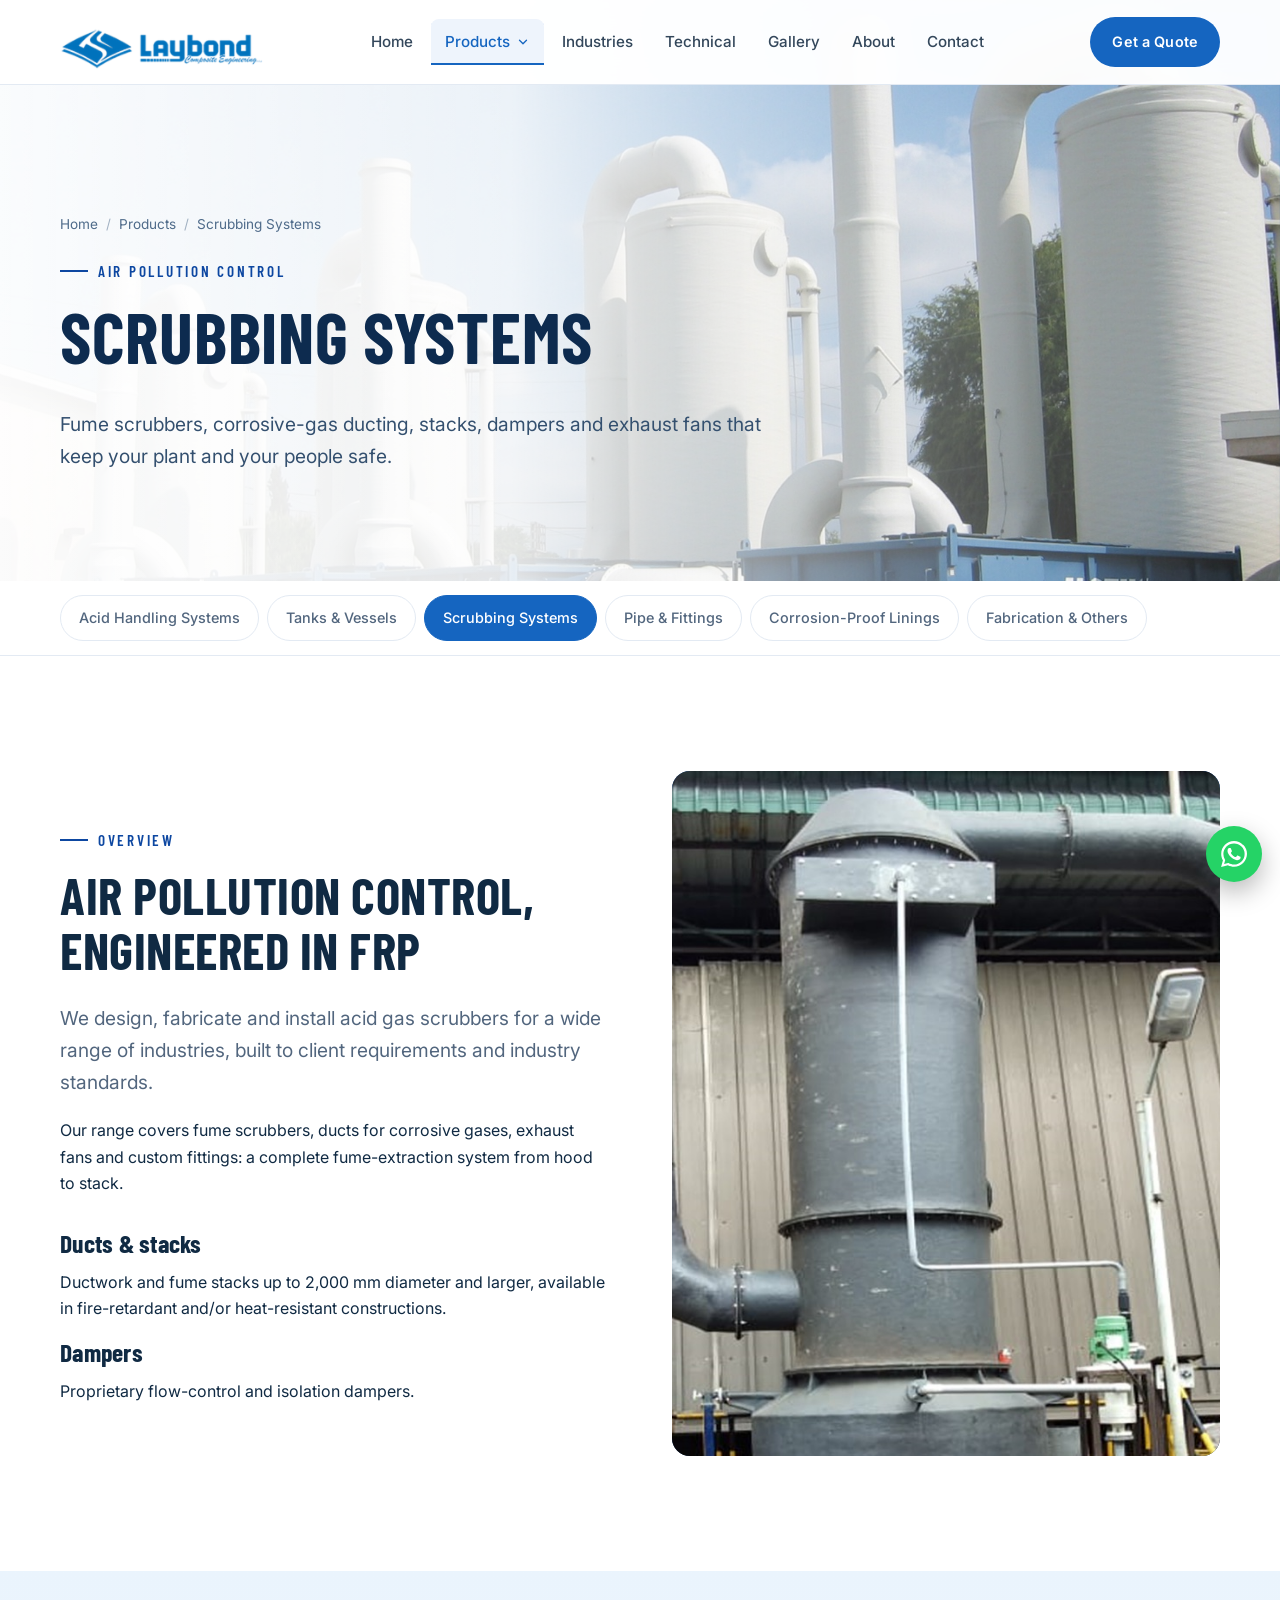
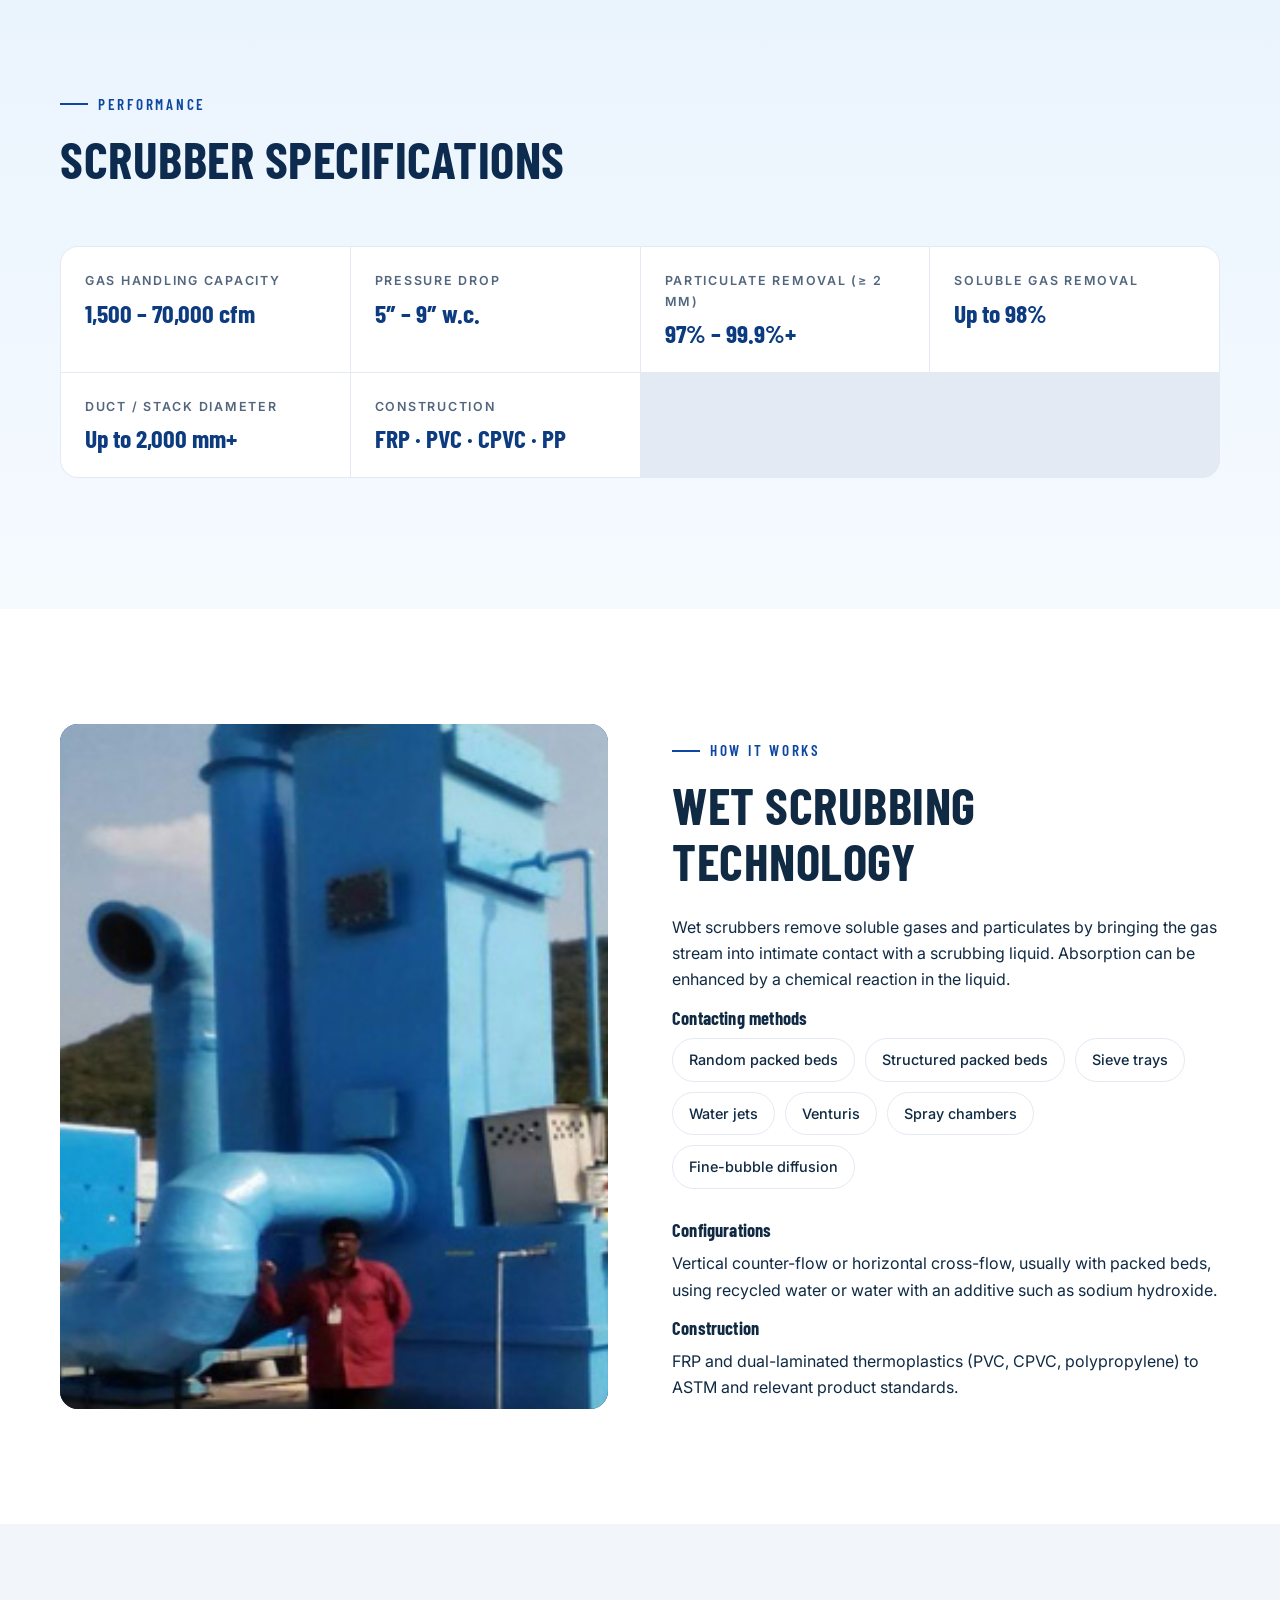
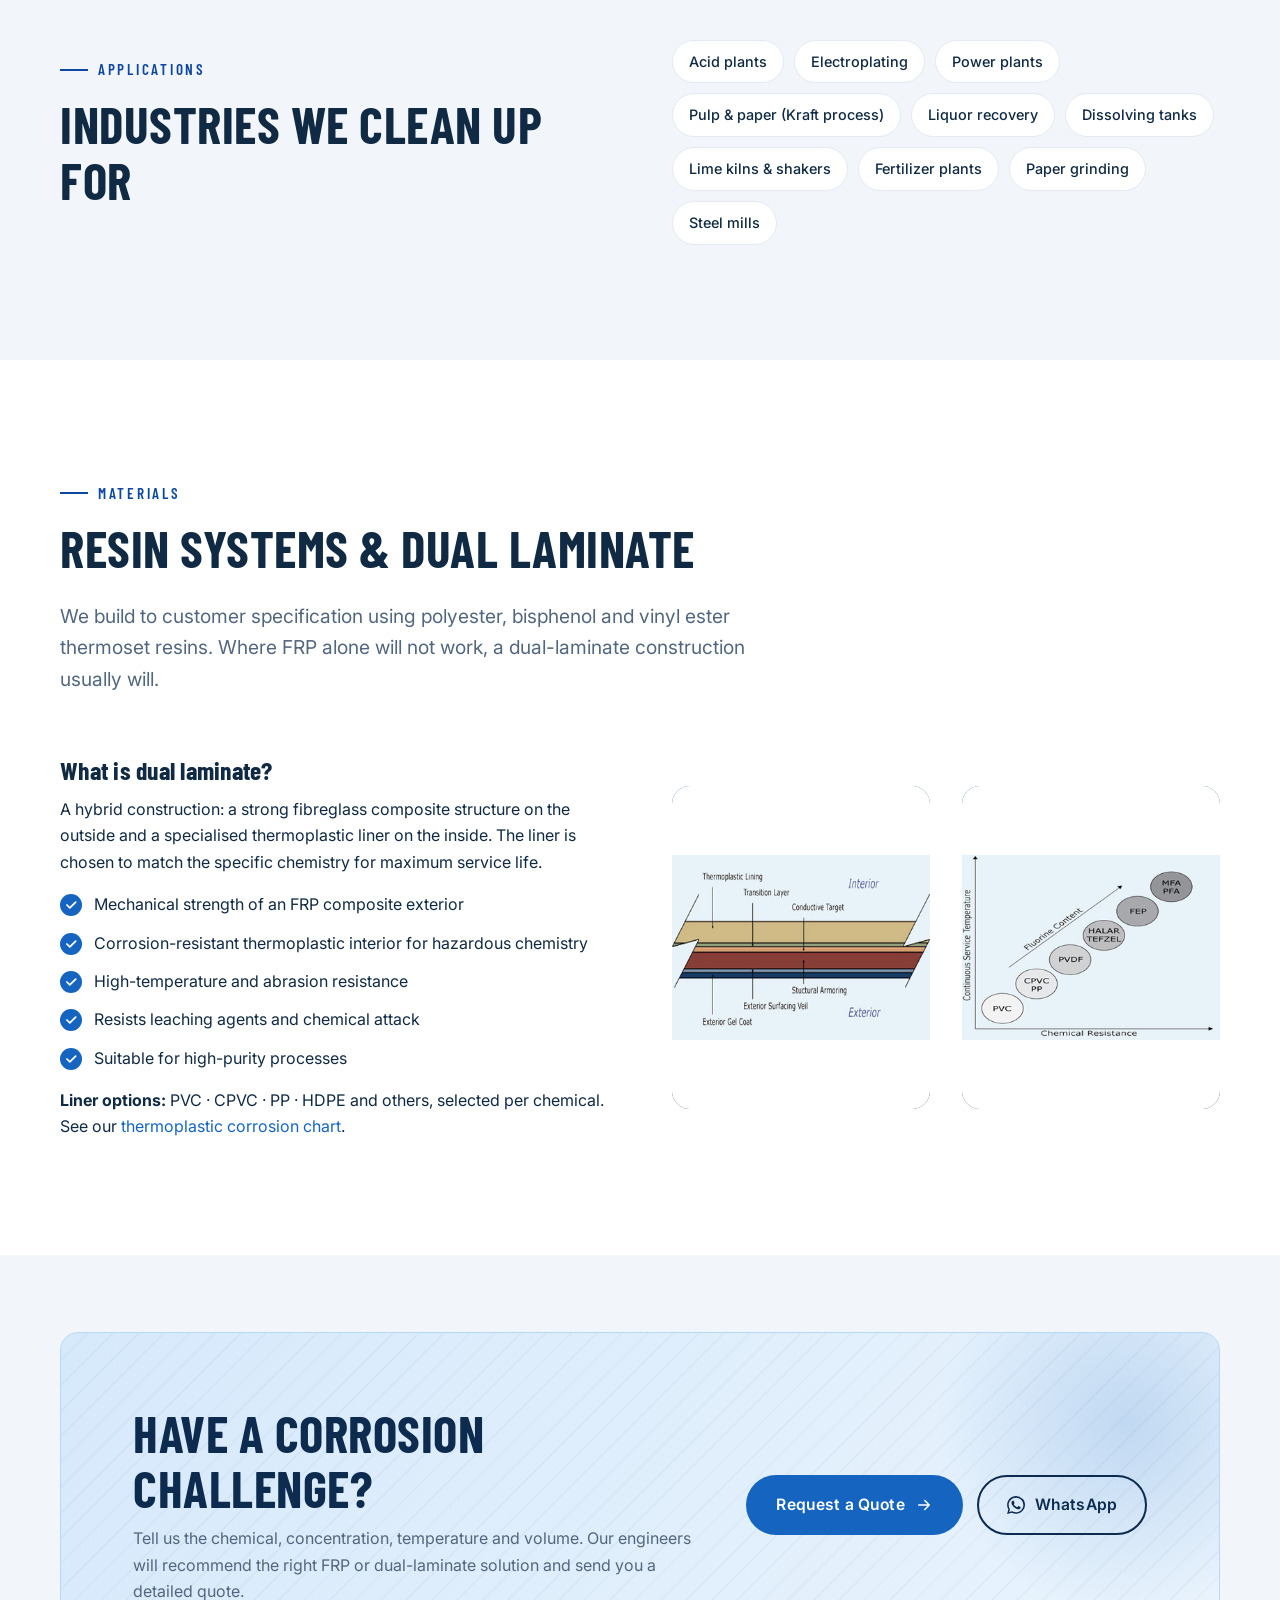
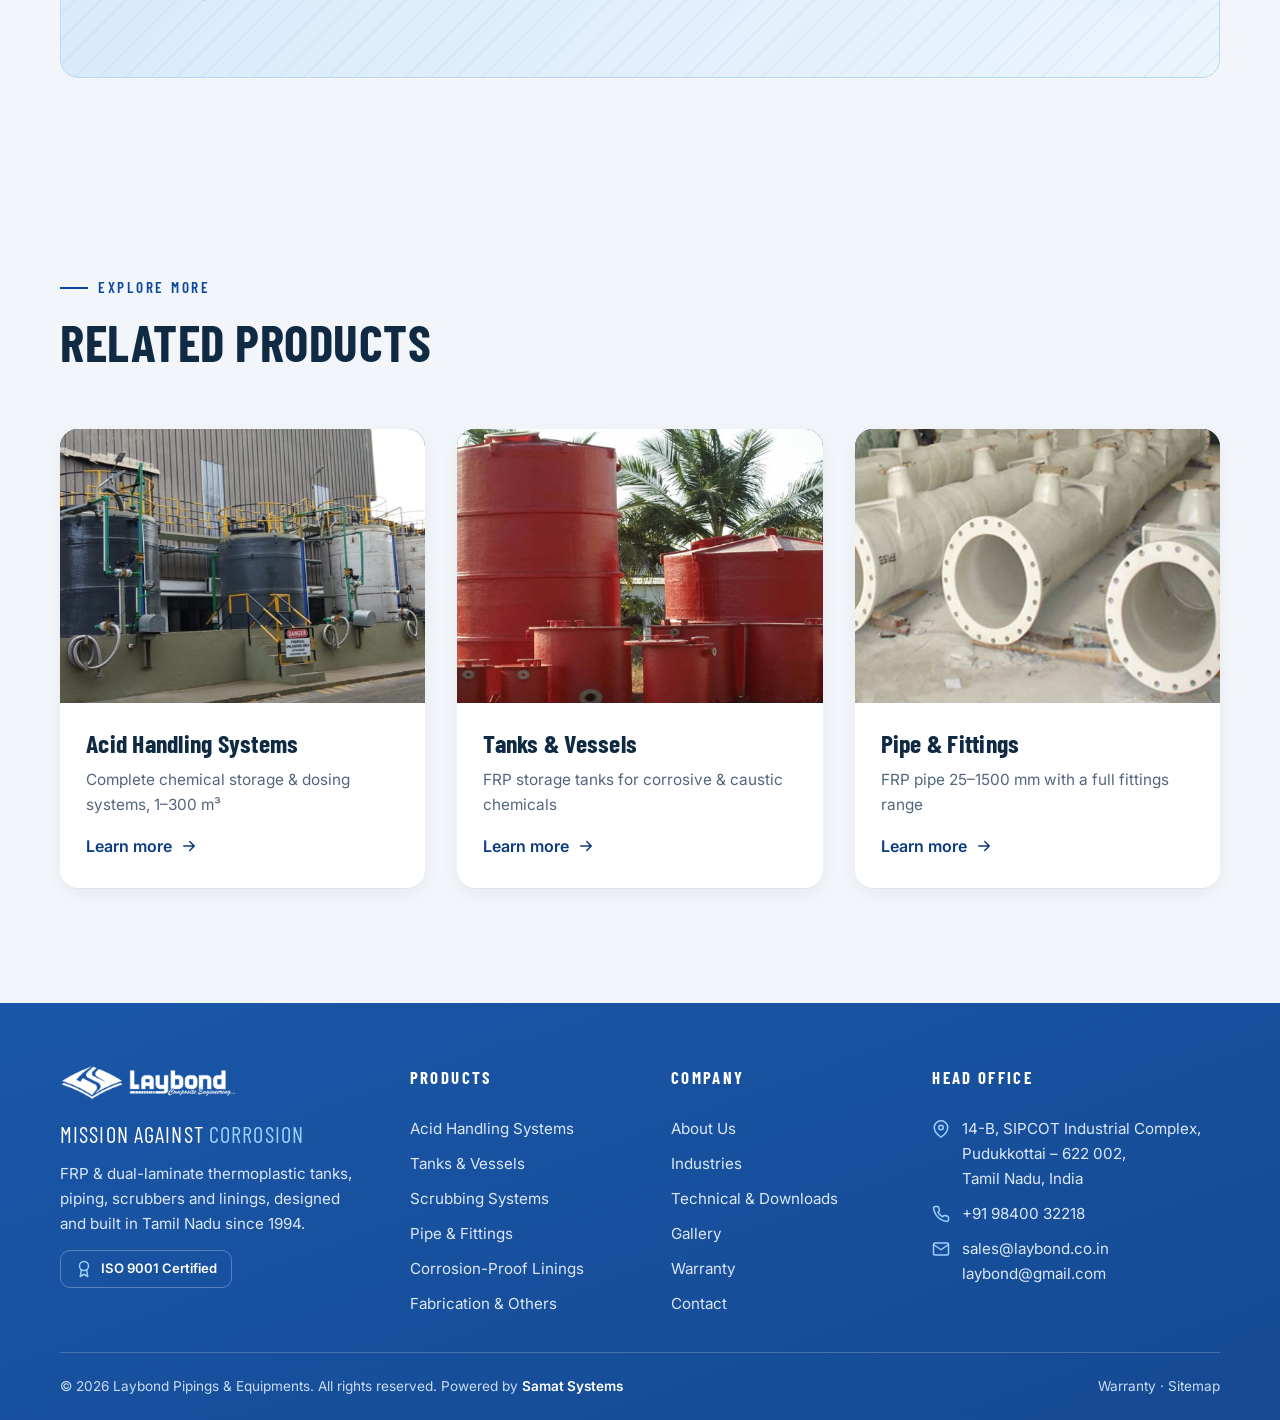
<file: fume-extraction.html>
<!DOCTYPE html>
<html lang="en" class="no-js">
<head>
<meta charset="utf-8">
<meta name="viewport" content="width=device-width, initial-scale=1">
<title>FRP Fume Scrubbers, Ducts & Stacks | Air Pollution Control – Laybond</title>
<meta name="description" content="FRP and dual-laminate acid gas scrubbers, ducting, stacks and dampers. 1,500–70,000 cfm, up to 99.9% particulate removal and 98% soluble gas removal.">
<link rel="canonical" href="https://laybond.co.in/fume-extraction.html">
<meta name="theme-color" content="#1565c0">
<meta property="og:type" content="website">
<meta property="og:site_name" content="Laybond Pipings &amp; Equipments">
<meta property="og:title" content="FRP Fume Scrubbers, Ducts & Stacks | Air Pollution Control – Laybond">
<meta property="og:description" content="FRP and dual-laminate acid gas scrubbers, ducting, stacks and dampers. 1,500–70,000 cfm, up to 99.9% particulate removal and 98% soluble gas removal.">
<meta property="og:url" content="https://laybond.co.in/fume-extraction.html">
<meta property="og:image" content="https://laybond.co.in/assets/images/hero/home-hero.jpg">
<meta name="twitter:card" content="summary_large_image">
<link rel="icon" href="assets/images/logo/favicon.svg" type="image/svg+xml">
<link rel="apple-touch-icon" href="assets/images/logo/apple-touch-icon.png">
<link rel="preconnect" href="https://fonts.googleapis.com">
<link rel="preconnect" href="https://fonts.gstatic.com" crossorigin>
<link href="https://fonts.googleapis.com/css2?family=Barlow+Condensed:wght@500;600;700&family=Inter:wght@400;500;600;700&display=swap" rel="stylesheet">
<link rel="stylesheet" href="assets/css/style.css?v=c88986c0">
<script type="application/ld+json">
{"@context":"https://schema.org","@type":"Organization","name":"Laybond Pipings & Equipments","alternateName":"Laybond","url":"https://laybond.co.in/","logo":"https://laybond.co.in/assets/images/logo/Laybond2.png","foundingDate":"1994","slogan":"Mission Against Corrosion","email":"sales@laybond.co.in","telephone":"+919840032218","address":{"@type":"PostalAddress","streetAddress":"14-B, SIPCOT Industrial Complex","addressLocality":"Pudukkottai","postalCode":"622002","addressRegion":"Tamil Nadu","addressCountry":"IN"},"contactPoint":[{"@type":"ContactPoint","telephone":"+919840032218","contactType":"sales","areaServed":"IN"}]}
</script>
</head>
<body class="page-fume-extraction">
<a class="skip-link" href="#main">Skip to content</a>
<header class="site-header">
  <div class="container header-inner">
    <a class="logo" href="index.html" aria-label="Laybond – home"><img src="assets/images/logo/laybond-logo-color@2x.png" alt="Laybond Composite Engineering" width="240" height="62"></a>
    <nav class="nav" id="site-nav" aria-label="Main">
      <a href="index.html">Home</a>
      <div class="nav-drop is-current">
        <button type="button" aria-expanded="false" aria-haspopup="true">Products <svg width="24" height="24" viewBox="0 0 24 24" fill="none" stroke="currentColor" stroke-width="2.2" stroke-linecap="round" stroke-linejoin="round"><path d="M6 9l6 6 6-6"/></svg></button>
        <div class="mega"><a href="chemical-handling-systems.html"><span class="mega-icon"><svg width="24" height="24" viewBox="0 0 24 24" fill="none" stroke="currentColor" stroke-width="1.8" stroke-linecap="round" stroke-linejoin="round"><path d="M9 3h6M10 3v6L4.5 18.5A2 2 0 0 0 6.2 21.5h11.6a2 2 0 0 0 1.7-3L14 9V3"/><path d="M7 15h10"/></svg></span><span><strong>Acid Handling Systems</strong><span>Complete chemical storage & dosing systems, 1–300 m³</span></span></a><a href="frp-tanks.html"><span class="mega-icon"><svg width="24" height="24" viewBox="0 0 24 24" fill="none" stroke="currentColor" stroke-width="1.8" stroke-linecap="round" stroke-linejoin="round"><ellipse cx="12" cy="5" rx="7" ry="2.5"/><path d="M5 5v13c0 1.4 3.1 2.5 7 2.5s7-1.1 7-2.5V5"/><path d="M5 11.5c0 1.4 3.1 2.5 7 2.5s7-1.1 7-2.5"/></svg></span><span><strong>Tanks & Vessels</strong><span>FRP storage tanks for corrosive & caustic chemicals</span></span></a><a href="fume-extraction.html" aria-current="page"><span class="mega-icon"><svg width="24" height="24" viewBox="0 0 24 24" fill="none" stroke="currentColor" stroke-width="1.8" stroke-linecap="round" stroke-linejoin="round"><path d="M8 22V8h8v14M10 8V2h4v6M5 22h14"/><path d="M15 4c1.5-1 3-1 4 0M17 6.5c1.2-.8 2.4-.8 3.5 0"/></svg></span><span><strong>Scrubbing Systems</strong><span>Fume scrubbers, ducts, stacks & exhaust systems</span></span></a><a href="pipe-fittings.html"><span class="mega-icon"><svg width="24" height="24" viewBox="0 0 24 24" fill="none" stroke="currentColor" stroke-width="1.8" stroke-linecap="round" stroke-linejoin="round"><path d="M2 8h9a3 3 0 0 1 3 3v11M2 14h5a1 1 0 0 1 1 1v7"/><path d="M2 6v10M12 22h8M14 22v-2M8 22v-2"/></svg></span><span><strong>Pipe & Fittings</strong><span>FRP pipe 25–1500 mm with a full fittings range</span></span></a><a href="corrosion-proof-linings.html"><span class="mega-icon"><svg width="24" height="24" viewBox="0 0 24 24" fill="none" stroke="currentColor" stroke-width="1.8" stroke-linecap="round" stroke-linejoin="round"><rect x="3" y="3" width="18" height="18" rx="2"/><rect x="7" y="7" width="10" height="10" rx="1"/><path d="M3 9h4M17 15h4"/></svg></span><span><strong>Corrosion-Proof Linings</strong><span>FRP linings for steel & concrete structures</span></span></a><a href="steel-fabrications.html"><span class="mega-icon"><svg width="24" height="24" viewBox="0 0 24 24" fill="none" stroke="currentColor" stroke-width="1.8" stroke-linecap="round" stroke-linejoin="round"><path d="M14.7 6.3a1 1 0 0 0 0 1.4l1.6 1.6a1 1 0 0 0 1.4 0l3.8-3.8a6 6 0 0 1-7.9 7.9l-6.9 6.9a2.1 2.1 0 0 1-3-3l6.9-6.9a6 6 0 0 1 7.9-7.9l-3.8 3.8z"/></svg></span><span><strong>Fabrication & Others</strong><span>MS / SS tanks, agitators, motor guards & structures</span></span></a></div>
      </div>
      <a href="industries.html">Industries</a>
      <a href="technical.html">Technical</a>
      <a href="gallery.html">Gallery</a>
      <a href="about.html">About</a>
      <a href="contact.html">Contact</a>
      <div class="mobile-cta">
        <a class="btn btn--primary" href="contact.html">Request a Quote <svg width="24" height="24" viewBox="0 0 24 24" fill="none" stroke="currentColor" stroke-width="2" stroke-linecap="round" stroke-linejoin="round"><path d="M5 12h14M13 6l6 6-6 6"/></svg></a>
        <a class="btn btn--ghost" href="tel:+919840032218"><svg width="24" height="24" viewBox="0 0 24 24" fill="none" stroke="currentColor" stroke-width="2" stroke-linecap="round" stroke-linejoin="round"><path d="M22 16.9v3a2 2 0 0 1-2.2 2 19.8 19.8 0 0 1-8.6-3.1 19.5 19.5 0 0 1-6-6A19.8 19.8 0 0 1 2.1 4.2 2 2 0 0 1 4.1 2h3a2 2 0 0 1 2 1.7c.1.9.4 1.8.7 2.7a2 2 0 0 1-.5 2.1L8 9.8a16 16 0 0 0 6 6l1.3-1.3a2 2 0 0 1 2.1-.4c.9.3 1.8.6 2.7.7a2 2 0 0 1 1.7 2z"/></svg> +91 98400 32218</a>
      </div>
    </nav>
    <div class="header-cta">
      <a class="btn btn--primary" href="contact.html">Get a Quote</a>
      <button class="menu-toggle" type="button" aria-label="Menu" aria-controls="site-nav" aria-expanded="false"><span></span><span></span><span></span></button>
    </div>
  </div>
</header>
<main id="main">
<section class="page-hero">
  <div class="media hero-media" data-label="Scrubbing Systems"><img src="assets/images/hero/scrubber-hero.jpg" alt="" fetchpriority="high" onerror="this.remove()"></div>
  <div class="container">
    <ol class="breadcrumb"><li><a href="index.html">Home</a></li><li aria-current="page">Products</li><li aria-current="page">Scrubbing Systems</li></ol>
    <span class="eyebrow">Air pollution control</span>
    <h1>Scrubbing systems</h1>
    <p class="lead">Fume scrubbers, corrosive-gas ducting, stacks, dampers and exhaust fans that keep your plant and your people safe.</p>
  </div>
</section>
<div class="product-strip"><div class="container"><nav class="product-nav" aria-label="Products"><a href="chemical-handling-systems.html">Acid Handling Systems</a><a href="frp-tanks.html">Tanks & Vessels</a><a href="fume-extraction.html" aria-current="page">Scrubbing Systems</a><a href="pipe-fittings.html">Pipe & Fittings</a><a href="corrosion-proof-linings.html">Corrosion-Proof Linings</a><a href="steel-fabrications.html">Fabrication & Others</a></nav></div></div>
<section class="section section--white">
  <div class="container">
    <div class="split">
      <div class="reveal">
        <span class="eyebrow">Overview</span>
        <h2>Air pollution control, engineered in FRP</h2>
        <p class="lead">We design, fabricate and install acid gas scrubbers for a wide range of industries, built to client requirements and industry standards.</p>
        <p>Our range covers fume scrubbers, ducts for corrosive gases, exhaust fans and custom fittings: a complete fume-extraction system from hood to stack.</p>
        <h3 class="mt-2">Ducts &amp; stacks</h3>
        <p>Ductwork and fume stacks up to 2,000 mm diameter and larger, available in fire-retardant and/or heat-resistant constructions.</p>
        <h3>Dampers</h3>
        <p class="mb-0">Proprietary flow-control and isolation dampers.</p>
      </div>
      <div class="reveal reveal-d1"><div class="media media--tall" data-label="Fume scrubber"><img src="assets/images/products/scrubbers.jpg" alt="Fume scrubber" loading="lazy" decoding="async" onerror="this.remove()"></div></div>
    </div>
  </div>
</section>
<section class="section section--darker">
  <div class="container">
    <div class="section-head"><span class="eyebrow">Performance</span><h2>Scrubber specifications</h2></div>
    <dl class="spec-list reveal">
      <div><dt>Gas handling capacity</dt><dd>1,500 – 70,000 cfm</dd></div>
      <div><dt>Pressure drop</dt><dd>5″ – 9″ w.c.</dd></div>
      <div><dt>Particulate removal (≥ 2 µm)</dt><dd>97% – 99.9%+</dd></div>
      <div><dt>Soluble gas removal</dt><dd>Up to 98%</dd></div>
      <div><dt>Duct / stack diameter</dt><dd>Up to 2,000 mm+</dd></div>
      <div><dt>Construction</dt><dd>FRP · PVC · CPVC · PP</dd></div>
    </dl>
  </div>
</section>
<section class="section section--white">
  <div class="container">
    <div class="split">
      <div class="reveal reveal-d1"><div class="media media--tall" data-label="Packed-bed scrubber"><img src="assets/images/products/scrubber-detail.jpg" alt="Packed-bed scrubber" loading="lazy" decoding="async" onerror="this.remove()"></div></div>
      <div class="reveal">
        <span class="eyebrow">How it works</span>
        <h2>Wet scrubbing technology</h2>
        <p>Wet scrubbers remove soluble gases and particulates by bringing the gas stream into intimate contact with a scrubbing liquid. Absorption can be enhanced by a chemical reaction in the liquid.</p>
        <h4>Contacting methods</h4>
        <ul class="chips"><li>Random packed beds</li><li>Structured packed beds</li><li>Sieve trays</li><li>Water jets</li><li>Venturis</li><li>Spray chambers</li><li>Fine-bubble diffusion</li></ul>
        <h4 class="mt-2">Configurations</h4>
        <p>Vertical counter-flow or horizontal cross-flow, usually with packed beds, using recycled water or water with an additive such as sodium hydroxide.</p>
        <h4>Construction</h4>
        <p class="mb-0">FRP and dual-laminated thermoplastics (PVC, CPVC, polypropylene) to ASTM and relevant product standards.</p>
      </div>
    </div>
  </div>
</section>
<section class="section">
  <div class="container">
    <div class="split">
      <div class="reveal"><span class="eyebrow">Applications</span><h2>Industries we clean up for</h2></div>
      <div class="reveal reveal-d1"><ul class="chips"><li>Acid plants</li><li>Electroplating</li><li>Power plants</li><li>Pulp &amp; paper (Kraft process)</li><li>Liquor recovery</li><li>Dissolving tanks</li><li>Lime kilns &amp; shakers</li><li>Fertilizer plants</li><li>Paper grinding</li><li>Steel mills</li></ul></div>
    </div>
  </div>
</section>
<section class="section section--white">
  <div class="container">
    <div class="section-head">
      <span class="eyebrow">Materials</span>
      <h2>Resin systems &amp; dual laminate</h2>
      <p class="lead">We build to customer specification using polyester, bisphenol and vinyl ester thermoset resins. Where FRP alone will not work, a dual-laminate construction usually will.</p>
    </div>
    <div class="split">
      <div class="reveal">
        <h3>What is dual laminate?</h3>
        <p>A hybrid construction: a strong fibreglass composite structure on the outside and a specialised thermoplastic liner on the inside. The liner is chosen to match the specific chemistry for maximum service life.</p>
        <ul class="check-list"><li>Mechanical strength of an FRP composite exterior</li><li>Corrosion-resistant thermoplastic interior for hazardous chemistry</li><li>High-temperature and abrasion resistance</li><li>Resists leaching agents and chemical attack</li><li>Suitable for high-purity processes</li></ul>
        <p class="mb-0"><strong>Liner options:</strong> PVC · CPVC · PP · HDPE and others, selected per chemical. See our <a href="technical.html#downloads">thermoplastic corrosion chart</a>.</p>
      </div>
      <div class="grid grid-2 reveal reveal-d1" style="grid-template-columns:1fr 1fr">
        <div class="media media--tall" data-label="Dual laminate section"><img src="assets/images/products/dual-laminate.jpg" alt="Dual laminate section" loading="lazy" decoding="async" onerror="this.remove()"></div>
        <div class="media media--tall" data-label="Liner options"><img src="assets/images/products/liner-options.jpg" alt="Liner options" loading="lazy" decoding="async" onerror="this.remove()"></div>
      </div>
    </div>
  </div>
</section>
<section class="section section--tight">
  <div class="container">
    <div class="cta-band reveal">
      <div>
        <h2>Have a corrosion challenge?</h2>
        <p>Tell us the chemical, concentration, temperature and volume. Our engineers will recommend the right FRP or dual-laminate solution and send you a detailed quote.</p>
      </div>
      <div class="btn-row">
        <a class="btn btn--primary" href="contact.html?product=Scrubbing+Systems">Request a Quote <svg width="24" height="24" viewBox="0 0 24 24" fill="none" stroke="currentColor" stroke-width="2" stroke-linecap="round" stroke-linejoin="round"><path d="M5 12h14M13 6l6 6-6 6"/></svg></a>
        <a class="btn btn--ghost" href="https://wa.me/919840032218?text=Hello%20Laybond%2C%20I%20would%20like%20a%20quote%20for%20your%20requirement" target="_blank" rel="noopener"><svg width="24" height="24" viewBox="0 0 24 24" fill="currentColor"><path d="M17.5 14.4c-.3-.1-1.8-.9-2-1-.3-.1-.5-.1-.7.1-.2.3-.8 1-.9 1.2-.2.2-.3.2-.6.1-.3-.1-1.3-.5-2.4-1.5-.9-.8-1.5-1.8-1.7-2.1-.2-.3 0-.5.1-.6l.4-.5c.2-.2.2-.3.3-.5.1-.2 0-.4 0-.5l-.9-2.2c-.2-.6-.5-.5-.7-.5h-.6c-.2 0-.5.1-.8.4-.3.3-1 1-1 2.5s1.1 2.9 1.2 3.1c.1.2 2.1 3.2 5.1 4.5.7.3 1.3.5 1.7.6.7.2 1.4.2 1.9.1.6-.1 1.8-.7 2-1.4.2-.7.2-1.3.2-1.4-.1-.2-.3-.3-.6-.4zM12 21.8c-1.8 0-3.5-.5-5-1.4l-.4-.2-3.7 1 1-3.6-.2-.4A9.8 9.8 0 0 1 2.2 12C2.2 6.6 6.6 2.2 12 2.2c2.6 0 5.1 1 6.9 2.9a9.7 9.7 0 0 1 2.9 6.9c0 5.4-4.4 9.8-9.8 9.8zm8.4-18.2A11.8 11.8 0 0 0 12 0C5.5 0 .2 5.3.2 11.9c0 2.1.5 4.1 1.6 5.9L.1 24l6.3-1.7c1.7.9 3.7 1.4 5.7 1.4 6.5 0 11.9-5.3 11.9-11.9 0-3.2-1.2-6.2-3.5-8.4z"/></svg> WhatsApp</a>
      </div>
    </div>
  </div>
</section>
<section class="section">
  <div class="container">
    <div class="section-head"><span class="eyebrow">Explore more</span><h2>Related products</h2></div>
    <div class="grid grid-3"><a class="card reveal reveal-d0" href="chemical-handling-systems.html">
        <div class="media " data-label="Acid Handling Systems"><img src="assets/images/products/acid-handling.jpg" alt="Acid Handling Systems" loading="lazy" decoding="async" onerror="this.remove()"></div>
        <div class="card-body"><h3>Acid Handling Systems</h3><p>Complete chemical storage & dosing systems, 1–300 m³</p><span class="card-link">Learn more <svg width="24" height="24" viewBox="0 0 24 24" fill="none" stroke="currentColor" stroke-width="2" stroke-linecap="round" stroke-linejoin="round"><path d="M5 12h14M13 6l6 6-6 6"/></svg></span></div>
      </a><a class="card reveal reveal-d1" href="frp-tanks.html">
        <div class="media " data-label="Tanks & Vessels"><img src="assets/images/products/frp-tanks.jpg" alt="Tanks & Vessels" loading="lazy" decoding="async" onerror="this.remove()"></div>
        <div class="card-body"><h3>Tanks & Vessels</h3><p>FRP storage tanks for corrosive & caustic chemicals</p><span class="card-link">Learn more <svg width="24" height="24" viewBox="0 0 24 24" fill="none" stroke="currentColor" stroke-width="2" stroke-linecap="round" stroke-linejoin="round"><path d="M5 12h14M13 6l6 6-6 6"/></svg></span></div>
      </a><a class="card reveal reveal-d2" href="pipe-fittings.html">
        <div class="media " data-label="Pipe & Fittings"><img src="assets/images/products/pipe-fittings.jpg" alt="Pipe & Fittings" loading="lazy" decoding="async" onerror="this.remove()"></div>
        <div class="card-body"><h3>Pipe & Fittings</h3><p>FRP pipe 25–1500 mm with a full fittings range</p><span class="card-link">Learn more <svg width="24" height="24" viewBox="0 0 24 24" fill="none" stroke="currentColor" stroke-width="2" stroke-linecap="round" stroke-linejoin="round"><path d="M5 12h14M13 6l6 6-6 6"/></svg></span></div>
      </a></div>
  </div>
</section>
</main>
<footer class="site-footer">
  <div class="container">
    <div class="footer-grid">
      <div class="footer-brand">
        <img src="assets/images/logo/Laybond2.png" alt="Laybond" width="240" height="62" loading="lazy">
        <p class="footer-tag">Mission Against <span>Corrosion</span></p>
        <p>FRP &amp; dual-laminate thermoplastic tanks, piping, scrubbers and linings, designed and built in Tamil Nadu since 1994.</p>
        <span class="iso-badge"><svg width="24" height="24" viewBox="0 0 24 24" fill="none" stroke="currentColor" stroke-width="2" stroke-linecap="round" stroke-linejoin="round"><circle cx="12" cy="8" r="6"/><path d="M15.5 13L17 22l-5-3-5 3 1.5-9"/></svg> ISO 9001 Certified</span>
      </div>
      <div>
        <h4>Products</h4>
        <ul><li><a href="chemical-handling-systems.html">Acid Handling Systems</a></li><li><a href="frp-tanks.html">Tanks & Vessels</a></li><li><a href="fume-extraction.html">Scrubbing Systems</a></li><li><a href="pipe-fittings.html">Pipe & Fittings</a></li><li><a href="corrosion-proof-linings.html">Corrosion-Proof Linings</a></li><li><a href="steel-fabrications.html">Fabrication & Others</a></li></ul>
      </div>
      <div>
        <h4>Company</h4>
        <ul>
          <li><a href="about.html">About Us</a></li>
          <li><a href="industries.html">Industries</a></li>
          <li><a href="technical.html">Technical &amp; Downloads</a></li>
          <li><a href="gallery.html">Gallery</a></li>
          <li><a href="warranty.html">Warranty</a></li>
          <li><a href="contact.html">Contact</a></li>
        </ul>
      </div>
      <div>
        <h4>Head Office</h4>
        <ul class="footer-contact">
          <li><svg width="24" height="24" viewBox="0 0 24 24" fill="none" stroke="currentColor" stroke-width="2" stroke-linecap="round" stroke-linejoin="round"><path d="M21 10c0 7-9 13-9 13S3 17 3 10a9 9 0 0 1 18 0z"/><circle cx="12" cy="10" r="3"/></svg><address>14-B, SIPCOT Industrial Complex,<br>Pudukkottai – 622 002,<br>Tamil Nadu, India</address></li>
          <li><svg width="24" height="24" viewBox="0 0 24 24" fill="none" stroke="currentColor" stroke-width="2" stroke-linecap="round" stroke-linejoin="round"><path d="M22 16.9v3a2 2 0 0 1-2.2 2 19.8 19.8 0 0 1-8.6-3.1 19.5 19.5 0 0 1-6-6A19.8 19.8 0 0 1 2.1 4.2 2 2 0 0 1 4.1 2h3a2 2 0 0 1 2 1.7c.1.9.4 1.8.7 2.7a2 2 0 0 1-.5 2.1L8 9.8a16 16 0 0 0 6 6l1.3-1.3a2 2 0 0 1 2.1-.4c.9.3 1.8.6 2.7.7a2 2 0 0 1 1.7 2z"/></svg><span><a href="tel:+919840032218">+91 98400 32218</a></span></li>
          <li><svg width="24" height="24" viewBox="0 0 24 24" fill="none" stroke="currentColor" stroke-width="2" stroke-linecap="round" stroke-linejoin="round"><rect x="2" y="4" width="20" height="16" rx="2"/><path d="M22 6l-10 7L2 6"/></svg><span><a href="mailto:sales@laybond.co.in">sales@laybond.co.in</a><br><a href="mailto:laybond@gmail.com">laybond@gmail.com</a></span></li>
        </ul>
      </div>
    </div>
    <div class="footer-bottom">
      <span>© <span data-year>2026</span> Laybond Pipings &amp; Equipments. All rights reserved. Powered by <strong>Samat Systems</strong></span>
      <span><a href="warranty.html">Warranty</a> · <a href="sitemap.xml">Sitemap</a></span>
    </div>
  </div>
</footer>
<div class="float-actions">
  <a class="float-btn float-btn--top" href="#main" aria-label="Back to top"><svg width="24" height="24" viewBox="0 0 24 24" fill="none" stroke="currentColor" stroke-width="2.4" stroke-linecap="round" stroke-linejoin="round"><path d="M18 15l-6-6-6 6"/></svg></a>
  <a class="float-btn float-btn--call" href="tel:+919840032218" aria-label="Call Laybond"><svg width="24" height="24" viewBox="0 0 24 24" fill="none" stroke="currentColor" stroke-width="2" stroke-linecap="round" stroke-linejoin="round"><path d="M22 16.9v3a2 2 0 0 1-2.2 2 19.8 19.8 0 0 1-8.6-3.1 19.5 19.5 0 0 1-6-6A19.8 19.8 0 0 1 2.1 4.2 2 2 0 0 1 4.1 2h3a2 2 0 0 1 2 1.7c.1.9.4 1.8.7 2.7a2 2 0 0 1-.5 2.1L8 9.8a16 16 0 0 0 6 6l1.3-1.3a2 2 0 0 1 2.1-.4c.9.3 1.8.6 2.7.7a2 2 0 0 1 1.7 2z"/></svg></a>
  <a class="float-btn float-btn--wa" href="https://wa.me/919840032218?text=Hello%20Laybond%2C%20I%20would%20like%20a%20quote%20for%20your%20requirement" target="_blank" rel="noopener" aria-label="Chat on WhatsApp"><svg width="24" height="24" viewBox="0 0 24 24" fill="currentColor"><path d="M17.5 14.4c-.3-.1-1.8-.9-2-1-.3-.1-.5-.1-.7.1-.2.3-.8 1-.9 1.2-.2.2-.3.2-.6.1-.3-.1-1.3-.5-2.4-1.5-.9-.8-1.5-1.8-1.7-2.1-.2-.3 0-.5.1-.6l.4-.5c.2-.2.2-.3.3-.5.1-.2 0-.4 0-.5l-.9-2.2c-.2-.6-.5-.5-.7-.5h-.6c-.2 0-.5.1-.8.4-.3.3-1 1-1 2.5s1.1 2.9 1.2 3.1c.1.2 2.1 3.2 5.1 4.5.7.3 1.3.5 1.7.6.7.2 1.4.2 1.9.1.6-.1 1.8-.7 2-1.4.2-.7.2-1.3.2-1.4-.1-.2-.3-.3-.6-.4zM12 21.8c-1.8 0-3.5-.5-5-1.4l-.4-.2-3.7 1 1-3.6-.2-.4A9.8 9.8 0 0 1 2.2 12C2.2 6.6 6.6 2.2 12 2.2c2.6 0 5.1 1 6.9 2.9a9.7 9.7 0 0 1 2.9 6.9c0 5.4-4.4 9.8-9.8 9.8zm8.4-18.2A11.8 11.8 0 0 0 12 0C5.5 0 .2 5.3.2 11.9c0 2.1.5 4.1 1.6 5.9L.1 24l6.3-1.7c1.7.9 3.7 1.4 5.7 1.4 6.5 0 11.9-5.3 11.9-11.9 0-3.2-1.2-6.2-3.5-8.4z"/></svg></a>
</div>
<script src="assets/js/main.js?v=562722f5" defer></script>
</body>
</html>
</file>
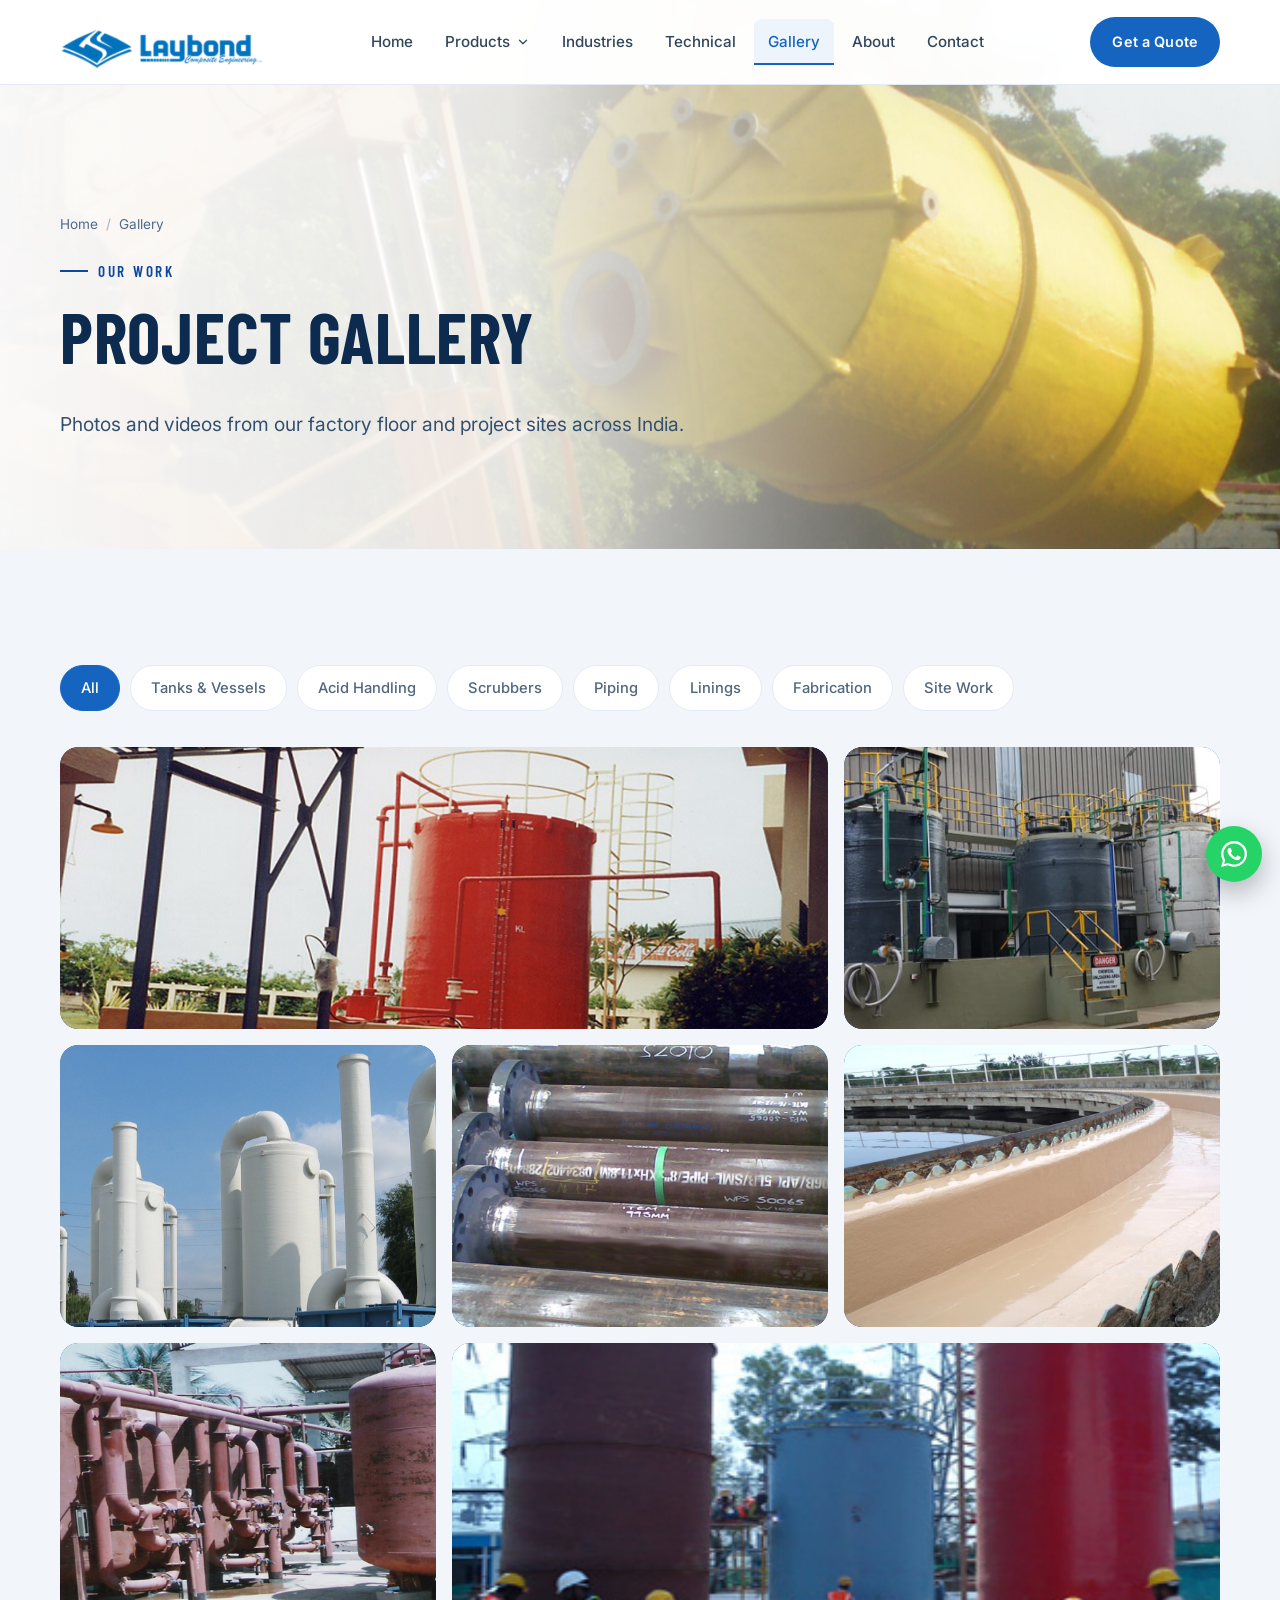
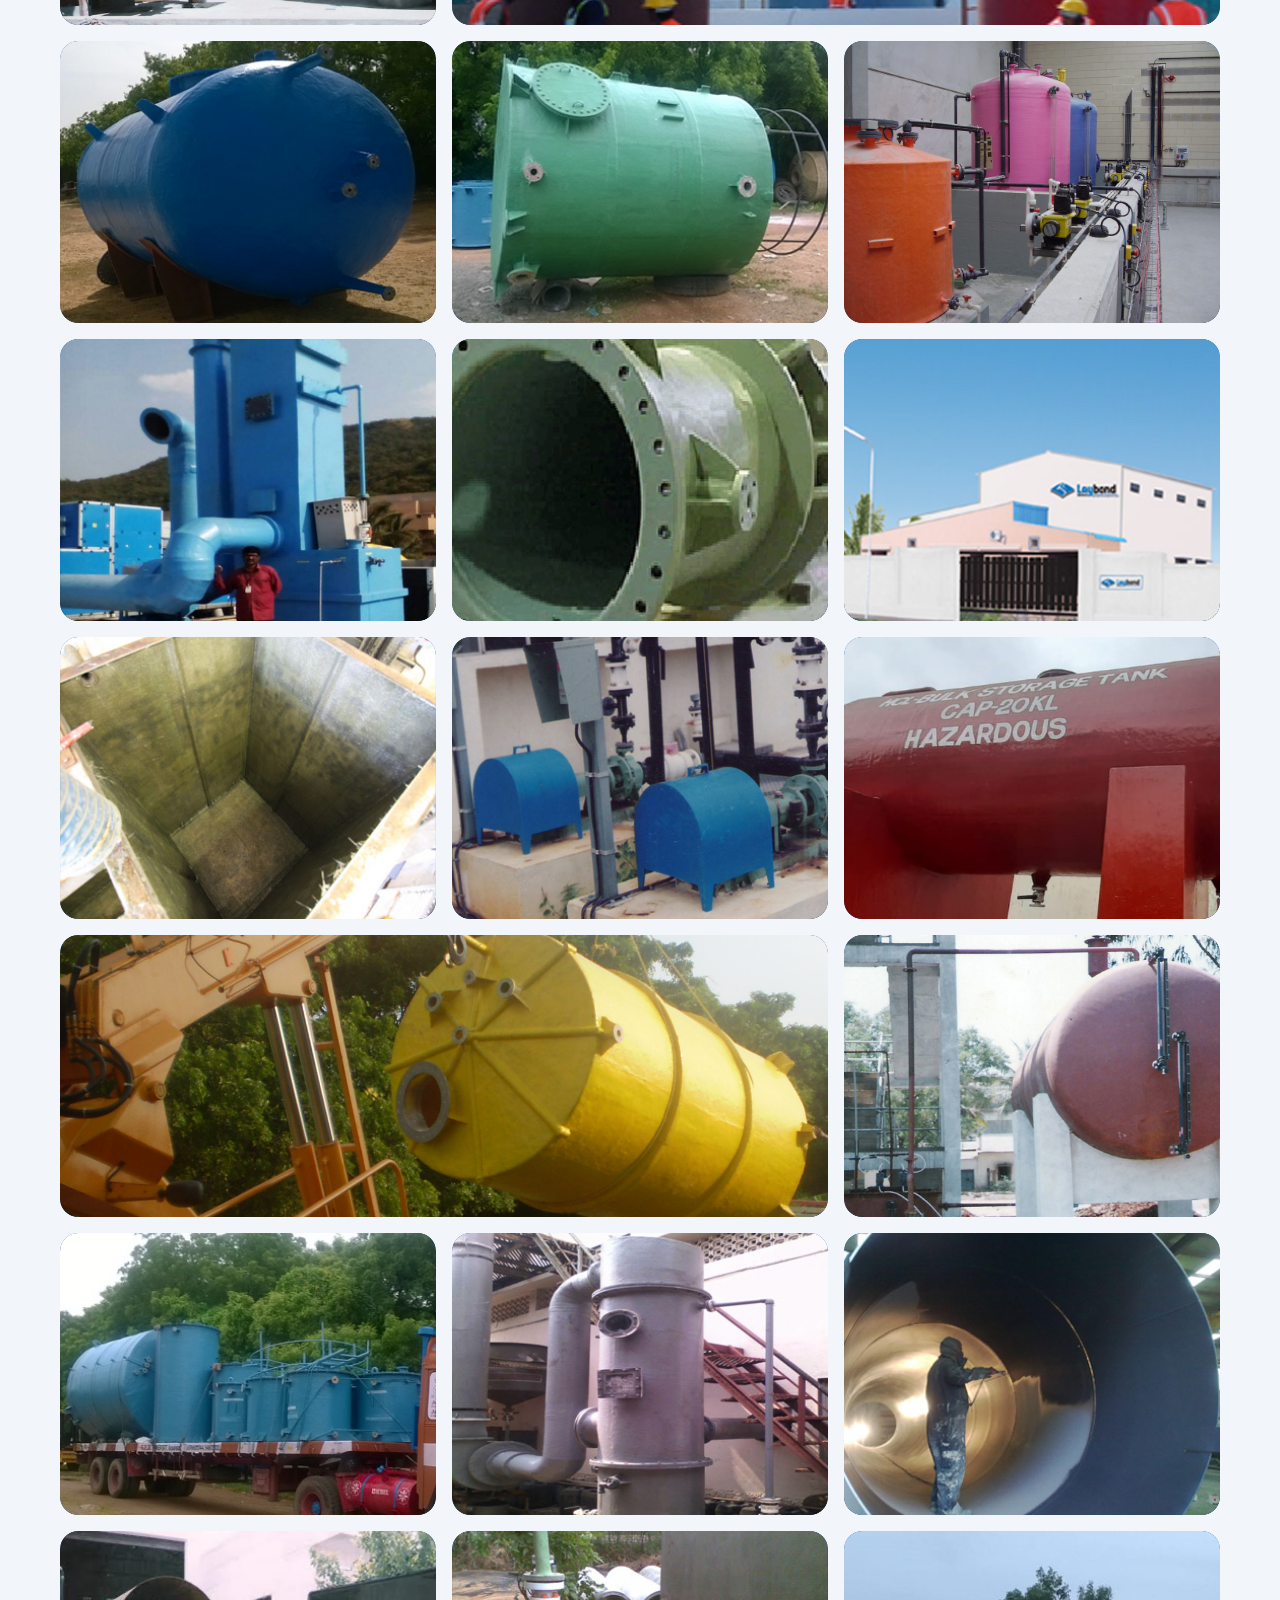
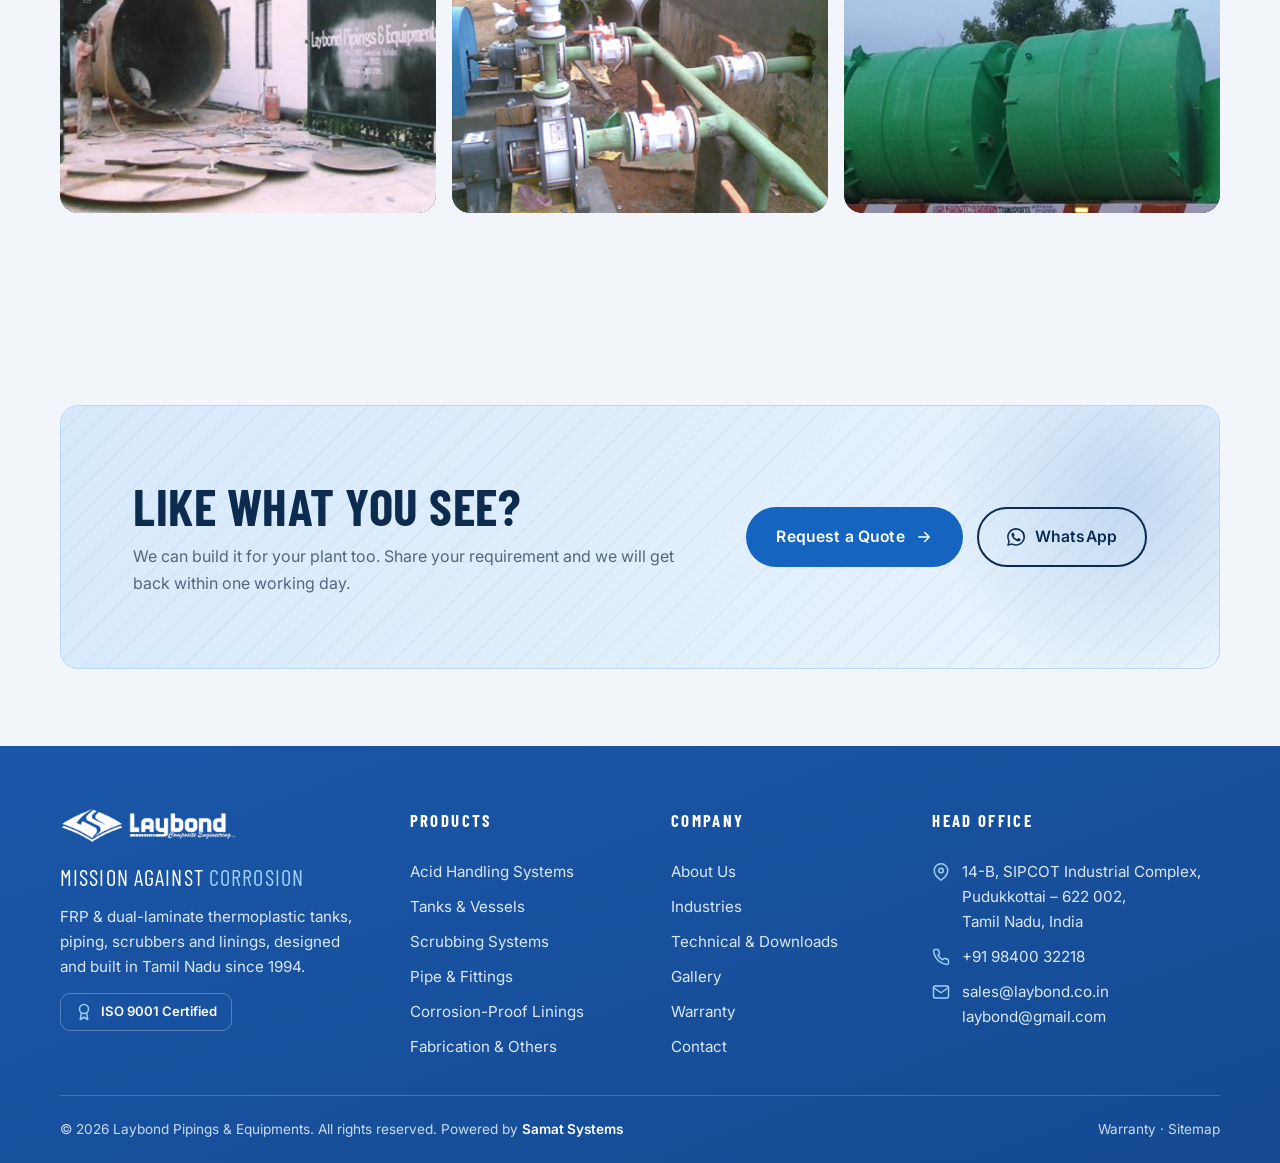
<file: gallery.html>
<!DOCTYPE html>
<html lang="en" class="no-js">
<head>
<meta charset="utf-8">
<meta name="viewport" content="width=device-width, initial-scale=1">
<title>Project Gallery | Laybond FRP Tanks, Scrubbers & Piping</title>
<meta name="description" content="Photos and videos of Laybond FRP tanks, acid handling systems, scrubbers, piping, linings and fabrication projects.">
<link rel="canonical" href="https://laybond.co.in/gallery.html">
<meta name="theme-color" content="#1565c0">
<meta property="og:type" content="website">
<meta property="og:site_name" content="Laybond Pipings &amp; Equipments">
<meta property="og:title" content="Project Gallery | Laybond FRP Tanks, Scrubbers & Piping">
<meta property="og:description" content="Photos and videos of Laybond FRP tanks, acid handling systems, scrubbers, piping, linings and fabrication projects.">
<meta property="og:url" content="https://laybond.co.in/gallery.html">
<meta property="og:image" content="https://laybond.co.in/assets/images/hero/home-hero.jpg">
<meta name="twitter:card" content="summary_large_image">
<link rel="icon" href="assets/images/logo/favicon.svg" type="image/svg+xml">
<link rel="apple-touch-icon" href="assets/images/logo/apple-touch-icon.png">
<link rel="preconnect" href="https://fonts.googleapis.com">
<link rel="preconnect" href="https://fonts.gstatic.com" crossorigin>
<link href="https://fonts.googleapis.com/css2?family=Barlow+Condensed:wght@500;600;700&family=Inter:wght@400;500;600;700&display=swap" rel="stylesheet">
<link rel="stylesheet" href="assets/css/style.css?v=c88986c0">
<script type="application/ld+json">
{"@context":"https://schema.org","@type":"Organization","name":"Laybond Pipings & Equipments","alternateName":"Laybond","url":"https://laybond.co.in/","logo":"https://laybond.co.in/assets/images/logo/Laybond2.png","foundingDate":"1994","slogan":"Mission Against Corrosion","email":"sales@laybond.co.in","telephone":"+919840032218","address":{"@type":"PostalAddress","streetAddress":"14-B, SIPCOT Industrial Complex","addressLocality":"Pudukkottai","postalCode":"622002","addressRegion":"Tamil Nadu","addressCountry":"IN"},"contactPoint":[{"@type":"ContactPoint","telephone":"+919840032218","contactType":"sales","areaServed":"IN"}]}
</script>
</head>
<body class="page-gallery">
<a class="skip-link" href="#main">Skip to content</a>
<header class="site-header">
  <div class="container header-inner">
    <a class="logo" href="index.html" aria-label="Laybond – home"><img src="assets/images/logo/laybond-logo-color@2x.png" alt="Laybond Composite Engineering" width="240" height="62"></a>
    <nav class="nav" id="site-nav" aria-label="Main">
      <a href="index.html">Home</a>
      <div class="nav-drop">
        <button type="button" aria-expanded="false" aria-haspopup="true">Products <svg width="24" height="24" viewBox="0 0 24 24" fill="none" stroke="currentColor" stroke-width="2.2" stroke-linecap="round" stroke-linejoin="round"><path d="M6 9l6 6 6-6"/></svg></button>
        <div class="mega"><a href="chemical-handling-systems.html"><span class="mega-icon"><svg width="24" height="24" viewBox="0 0 24 24" fill="none" stroke="currentColor" stroke-width="1.8" stroke-linecap="round" stroke-linejoin="round"><path d="M9 3h6M10 3v6L4.5 18.5A2 2 0 0 0 6.2 21.5h11.6a2 2 0 0 0 1.7-3L14 9V3"/><path d="M7 15h10"/></svg></span><span><strong>Acid Handling Systems</strong><span>Complete chemical storage & dosing systems, 1–300 m³</span></span></a><a href="frp-tanks.html"><span class="mega-icon"><svg width="24" height="24" viewBox="0 0 24 24" fill="none" stroke="currentColor" stroke-width="1.8" stroke-linecap="round" stroke-linejoin="round"><ellipse cx="12" cy="5" rx="7" ry="2.5"/><path d="M5 5v13c0 1.4 3.1 2.5 7 2.5s7-1.1 7-2.5V5"/><path d="M5 11.5c0 1.4 3.1 2.5 7 2.5s7-1.1 7-2.5"/></svg></span><span><strong>Tanks & Vessels</strong><span>FRP storage tanks for corrosive & caustic chemicals</span></span></a><a href="fume-extraction.html"><span class="mega-icon"><svg width="24" height="24" viewBox="0 0 24 24" fill="none" stroke="currentColor" stroke-width="1.8" stroke-linecap="round" stroke-linejoin="round"><path d="M8 22V8h8v14M10 8V2h4v6M5 22h14"/><path d="M15 4c1.5-1 3-1 4 0M17 6.5c1.2-.8 2.4-.8 3.5 0"/></svg></span><span><strong>Scrubbing Systems</strong><span>Fume scrubbers, ducts, stacks & exhaust systems</span></span></a><a href="pipe-fittings.html"><span class="mega-icon"><svg width="24" height="24" viewBox="0 0 24 24" fill="none" stroke="currentColor" stroke-width="1.8" stroke-linecap="round" stroke-linejoin="round"><path d="M2 8h9a3 3 0 0 1 3 3v11M2 14h5a1 1 0 0 1 1 1v7"/><path d="M2 6v10M12 22h8M14 22v-2M8 22v-2"/></svg></span><span><strong>Pipe & Fittings</strong><span>FRP pipe 25–1500 mm with a full fittings range</span></span></a><a href="corrosion-proof-linings.html"><span class="mega-icon"><svg width="24" height="24" viewBox="0 0 24 24" fill="none" stroke="currentColor" stroke-width="1.8" stroke-linecap="round" stroke-linejoin="round"><rect x="3" y="3" width="18" height="18" rx="2"/><rect x="7" y="7" width="10" height="10" rx="1"/><path d="M3 9h4M17 15h4"/></svg></span><span><strong>Corrosion-Proof Linings</strong><span>FRP linings for steel & concrete structures</span></span></a><a href="steel-fabrications.html"><span class="mega-icon"><svg width="24" height="24" viewBox="0 0 24 24" fill="none" stroke="currentColor" stroke-width="1.8" stroke-linecap="round" stroke-linejoin="round"><path d="M14.7 6.3a1 1 0 0 0 0 1.4l1.6 1.6a1 1 0 0 0 1.4 0l3.8-3.8a6 6 0 0 1-7.9 7.9l-6.9 6.9a2.1 2.1 0 0 1-3-3l6.9-6.9a6 6 0 0 1 7.9-7.9l-3.8 3.8z"/></svg></span><span><strong>Fabrication & Others</strong><span>MS / SS tanks, agitators, motor guards & structures</span></span></a></div>
      </div>
      <a href="industries.html">Industries</a>
      <a href="technical.html">Technical</a>
      <a href="gallery.html" aria-current="page">Gallery</a>
      <a href="about.html">About</a>
      <a href="contact.html">Contact</a>
      <div class="mobile-cta">
        <a class="btn btn--primary" href="contact.html">Request a Quote <svg width="24" height="24" viewBox="0 0 24 24" fill="none" stroke="currentColor" stroke-width="2" stroke-linecap="round" stroke-linejoin="round"><path d="M5 12h14M13 6l6 6-6 6"/></svg></a>
        <a class="btn btn--ghost" href="tel:+919840032218"><svg width="24" height="24" viewBox="0 0 24 24" fill="none" stroke="currentColor" stroke-width="2" stroke-linecap="round" stroke-linejoin="round"><path d="M22 16.9v3a2 2 0 0 1-2.2 2 19.8 19.8 0 0 1-8.6-3.1 19.5 19.5 0 0 1-6-6A19.8 19.8 0 0 1 2.1 4.2 2 2 0 0 1 4.1 2h3a2 2 0 0 1 2 1.7c.1.9.4 1.8.7 2.7a2 2 0 0 1-.5 2.1L8 9.8a16 16 0 0 0 6 6l1.3-1.3a2 2 0 0 1 2.1-.4c.9.3 1.8.6 2.7.7a2 2 0 0 1 1.7 2z"/></svg> +91 98400 32218</a>
      </div>
    </nav>
    <div class="header-cta">
      <a class="btn btn--primary" href="contact.html">Get a Quote</a>
      <button class="menu-toggle" type="button" aria-label="Menu" aria-controls="site-nav" aria-expanded="false"><span></span><span></span><span></span></button>
    </div>
  </div>
</header>
<main id="main">
<section class="page-hero">
  <div class="media hero-media" data-label="Gallery hero"><img src="assets/images/hero/gallery-hero.jpg" alt="" fetchpriority="high" onerror="this.remove()"></div>
  <div class="container">
    <ol class="breadcrumb"><li><a href="index.html">Home</a></li><li aria-current="page">Gallery</li></ol>
    <span class="eyebrow">Our work</span>
    <h1>Project gallery</h1>
    <p class="lead">Photos and videos from our factory floor and project sites across India.</p>
  </div>
</section>
<section class="section">
  <div class="container">
    <div class="filters" role="toolbar" aria-label="Filter gallery"><button type="button" class="filter is-active" data-filter="all" aria-pressed="true">All</button><button type="button" class="filter" data-filter="tanks" aria-pressed="false">Tanks &amp; Vessels</button><button type="button" class="filter" data-filter="acid" aria-pressed="false">Acid Handling</button><button type="button" class="filter" data-filter="scrubbers" aria-pressed="false">Scrubbers</button><button type="button" class="filter" data-filter="piping" aria-pressed="false">Piping</button><button type="button" class="filter" data-filter="linings" aria-pressed="false">Linings</button><button type="button" class="filter" data-filter="fabrication" aria-pressed="false">Fabrication</button><button type="button" class="filter" data-filter="site" aria-pressed="false">Site Work</button></div>
    <div class="gallery-grid" id="gallery-grid"></div>
    <noscript><p>Please enable JavaScript to view the gallery.</p></noscript>
  </div>
</section>
<div class="lightbox" id="lightbox" role="dialog" aria-modal="true" aria-label="Media viewer">
  <button class="lb-btn lb-close" type="button" aria-label="Close"><svg width="24" height="24" viewBox="0 0 24 24" fill="none" stroke="currentColor" stroke-width="2" stroke-linecap="round"><path d="M18 6L6 18M6 6l12 12"/></svg></button>
  <button class="lb-btn lb-prev" type="button" aria-label="Previous"><svg width="24" height="24" viewBox="0 0 24 24" fill="none" stroke="currentColor" stroke-width="2" stroke-linecap="round" stroke-linejoin="round"><path d="M15 18l-6-6 6-6"/></svg></button>
  <figure><div id="lb-stage"></div><figcaption id="lb-cap"></figcaption></figure>
  <button class="lb-btn lb-next" type="button" aria-label="Next"><svg width="24" height="24" viewBox="0 0 24 24" fill="none" stroke="currentColor" stroke-width="2" stroke-linecap="round" stroke-linejoin="round"><path d="M9 18l6-6-6-6"/></svg></button>
</div>
<section class="section section--tight">
  <div class="container">
    <div class="cta-band reveal">
      <div>
        <h2>Like what you see?</h2>
        <p>We can build it for your plant too. Share your requirement and we will get back within one working day.</p>
      </div>
      <div class="btn-row">
        <a class="btn btn--primary" href="contact.html">Request a Quote <svg width="24" height="24" viewBox="0 0 24 24" fill="none" stroke="currentColor" stroke-width="2" stroke-linecap="round" stroke-linejoin="round"><path d="M5 12h14M13 6l6 6-6 6"/></svg></a>
        <a class="btn btn--ghost" href="https://wa.me/919840032218?text=Hello%20Laybond%2C%20I%20would%20like%20a%20quote%20for%20your%20requirement" target="_blank" rel="noopener"><svg width="24" height="24" viewBox="0 0 24 24" fill="currentColor"><path d="M17.5 14.4c-.3-.1-1.8-.9-2-1-.3-.1-.5-.1-.7.1-.2.3-.8 1-.9 1.2-.2.2-.3.2-.6.1-.3-.1-1.3-.5-2.4-1.5-.9-.8-1.5-1.8-1.7-2.1-.2-.3 0-.5.1-.6l.4-.5c.2-.2.2-.3.3-.5.1-.2 0-.4 0-.5l-.9-2.2c-.2-.6-.5-.5-.7-.5h-.6c-.2 0-.5.1-.8.4-.3.3-1 1-1 2.5s1.1 2.9 1.2 3.1c.1.2 2.1 3.2 5.1 4.5.7.3 1.3.5 1.7.6.7.2 1.4.2 1.9.1.6-.1 1.8-.7 2-1.4.2-.7.2-1.3.2-1.4-.1-.2-.3-.3-.6-.4zM12 21.8c-1.8 0-3.5-.5-5-1.4l-.4-.2-3.7 1 1-3.6-.2-.4A9.8 9.8 0 0 1 2.2 12C2.2 6.6 6.6 2.2 12 2.2c2.6 0 5.1 1 6.9 2.9a9.7 9.7 0 0 1 2.9 6.9c0 5.4-4.4 9.8-9.8 9.8zm8.4-18.2A11.8 11.8 0 0 0 12 0C5.5 0 .2 5.3.2 11.9c0 2.1.5 4.1 1.6 5.9L.1 24l6.3-1.7c1.7.9 3.7 1.4 5.7 1.4 6.5 0 11.9-5.3 11.9-11.9 0-3.2-1.2-6.2-3.5-8.4z"/></svg> WhatsApp</a>
      </div>
    </div>
  </div>
</section>

</main>
<footer class="site-footer">
  <div class="container">
    <div class="footer-grid">
      <div class="footer-brand">
        <img src="assets/images/logo/Laybond2.png" alt="Laybond" width="240" height="62" loading="lazy">
        <p class="footer-tag">Mission Against <span>Corrosion</span></p>
        <p>FRP &amp; dual-laminate thermoplastic tanks, piping, scrubbers and linings, designed and built in Tamil Nadu since 1994.</p>
        <span class="iso-badge"><svg width="24" height="24" viewBox="0 0 24 24" fill="none" stroke="currentColor" stroke-width="2" stroke-linecap="round" stroke-linejoin="round"><circle cx="12" cy="8" r="6"/><path d="M15.5 13L17 22l-5-3-5 3 1.5-9"/></svg> ISO 9001 Certified</span>
      </div>
      <div>
        <h4>Products</h4>
        <ul><li><a href="chemical-handling-systems.html">Acid Handling Systems</a></li><li><a href="frp-tanks.html">Tanks & Vessels</a></li><li><a href="fume-extraction.html">Scrubbing Systems</a></li><li><a href="pipe-fittings.html">Pipe & Fittings</a></li><li><a href="corrosion-proof-linings.html">Corrosion-Proof Linings</a></li><li><a href="steel-fabrications.html">Fabrication & Others</a></li></ul>
      </div>
      <div>
        <h4>Company</h4>
        <ul>
          <li><a href="about.html">About Us</a></li>
          <li><a href="industries.html">Industries</a></li>
          <li><a href="technical.html">Technical &amp; Downloads</a></li>
          <li><a href="gallery.html">Gallery</a></li>
          <li><a href="warranty.html">Warranty</a></li>
          <li><a href="contact.html">Contact</a></li>
        </ul>
      </div>
      <div>
        <h4>Head Office</h4>
        <ul class="footer-contact">
          <li><svg width="24" height="24" viewBox="0 0 24 24" fill="none" stroke="currentColor" stroke-width="2" stroke-linecap="round" stroke-linejoin="round"><path d="M21 10c0 7-9 13-9 13S3 17 3 10a9 9 0 0 1 18 0z"/><circle cx="12" cy="10" r="3"/></svg><address>14-B, SIPCOT Industrial Complex,<br>Pudukkottai – 622 002,<br>Tamil Nadu, India</address></li>
          <li><svg width="24" height="24" viewBox="0 0 24 24" fill="none" stroke="currentColor" stroke-width="2" stroke-linecap="round" stroke-linejoin="round"><path d="M22 16.9v3a2 2 0 0 1-2.2 2 19.8 19.8 0 0 1-8.6-3.1 19.5 19.5 0 0 1-6-6A19.8 19.8 0 0 1 2.1 4.2 2 2 0 0 1 4.1 2h3a2 2 0 0 1 2 1.7c.1.9.4 1.8.7 2.7a2 2 0 0 1-.5 2.1L8 9.8a16 16 0 0 0 6 6l1.3-1.3a2 2 0 0 1 2.1-.4c.9.3 1.8.6 2.7.7a2 2 0 0 1 1.7 2z"/></svg><span><a href="tel:+919840032218">+91 98400 32218</a></span></li>
          <li><svg width="24" height="24" viewBox="0 0 24 24" fill="none" stroke="currentColor" stroke-width="2" stroke-linecap="round" stroke-linejoin="round"><rect x="2" y="4" width="20" height="16" rx="2"/><path d="M22 6l-10 7L2 6"/></svg><span><a href="mailto:sales@laybond.co.in">sales@laybond.co.in</a><br><a href="mailto:laybond@gmail.com">laybond@gmail.com</a></span></li>
        </ul>
      </div>
    </div>
    <div class="footer-bottom">
      <span>© <span data-year>2026</span> Laybond Pipings &amp; Equipments. All rights reserved. Powered by <strong>Samat Systems</strong></span>
      <span><a href="warranty.html">Warranty</a> · <a href="sitemap.xml">Sitemap</a></span>
    </div>
  </div>
</footer>
<div class="float-actions">
  <a class="float-btn float-btn--top" href="#main" aria-label="Back to top"><svg width="24" height="24" viewBox="0 0 24 24" fill="none" stroke="currentColor" stroke-width="2.4" stroke-linecap="round" stroke-linejoin="round"><path d="M18 15l-6-6-6 6"/></svg></a>
  <a class="float-btn float-btn--call" href="tel:+919840032218" aria-label="Call Laybond"><svg width="24" height="24" viewBox="0 0 24 24" fill="none" stroke="currentColor" stroke-width="2" stroke-linecap="round" stroke-linejoin="round"><path d="M22 16.9v3a2 2 0 0 1-2.2 2 19.8 19.8 0 0 1-8.6-3.1 19.5 19.5 0 0 1-6-6A19.8 19.8 0 0 1 2.1 4.2 2 2 0 0 1 4.1 2h3a2 2 0 0 1 2 1.7c.1.9.4 1.8.7 2.7a2 2 0 0 1-.5 2.1L8 9.8a16 16 0 0 0 6 6l1.3-1.3a2 2 0 0 1 2.1-.4c.9.3 1.8.6 2.7.7a2 2 0 0 1 1.7 2z"/></svg></a>
  <a class="float-btn float-btn--wa" href="https://wa.me/919840032218?text=Hello%20Laybond%2C%20I%20would%20like%20a%20quote%20for%20your%20requirement" target="_blank" rel="noopener" aria-label="Chat on WhatsApp"><svg width="24" height="24" viewBox="0 0 24 24" fill="currentColor"><path d="M17.5 14.4c-.3-.1-1.8-.9-2-1-.3-.1-.5-.1-.7.1-.2.3-.8 1-.9 1.2-.2.2-.3.2-.6.1-.3-.1-1.3-.5-2.4-1.5-.9-.8-1.5-1.8-1.7-2.1-.2-.3 0-.5.1-.6l.4-.5c.2-.2.2-.3.3-.5.1-.2 0-.4 0-.5l-.9-2.2c-.2-.6-.5-.5-.7-.5h-.6c-.2 0-.5.1-.8.4-.3.3-1 1-1 2.5s1.1 2.9 1.2 3.1c.1.2 2.1 3.2 5.1 4.5.7.3 1.3.5 1.7.6.7.2 1.4.2 1.9.1.6-.1 1.8-.7 2-1.4.2-.7.2-1.3.2-1.4-.1-.2-.3-.3-.6-.4zM12 21.8c-1.8 0-3.5-.5-5-1.4l-.4-.2-3.7 1 1-3.6-.2-.4A9.8 9.8 0 0 1 2.2 12C2.2 6.6 6.6 2.2 12 2.2c2.6 0 5.1 1 6.9 2.9a9.7 9.7 0 0 1 2.9 6.9c0 5.4-4.4 9.8-9.8 9.8zm8.4-18.2A11.8 11.8 0 0 0 12 0C5.5 0 .2 5.3.2 11.9c0 2.1.5 4.1 1.6 5.9L.1 24l6.3-1.7c1.7.9 3.7 1.4 5.7 1.4 6.5 0 11.9-5.3 11.9-11.9 0-3.2-1.2-6.2-3.5-8.4z"/></svg></a>
</div>
<script src="assets/js/gallery-data.js?v=55919b13"></script>
<script src="assets/js/main.js?v=562722f5" defer></script>
</body>
</html>
</file>
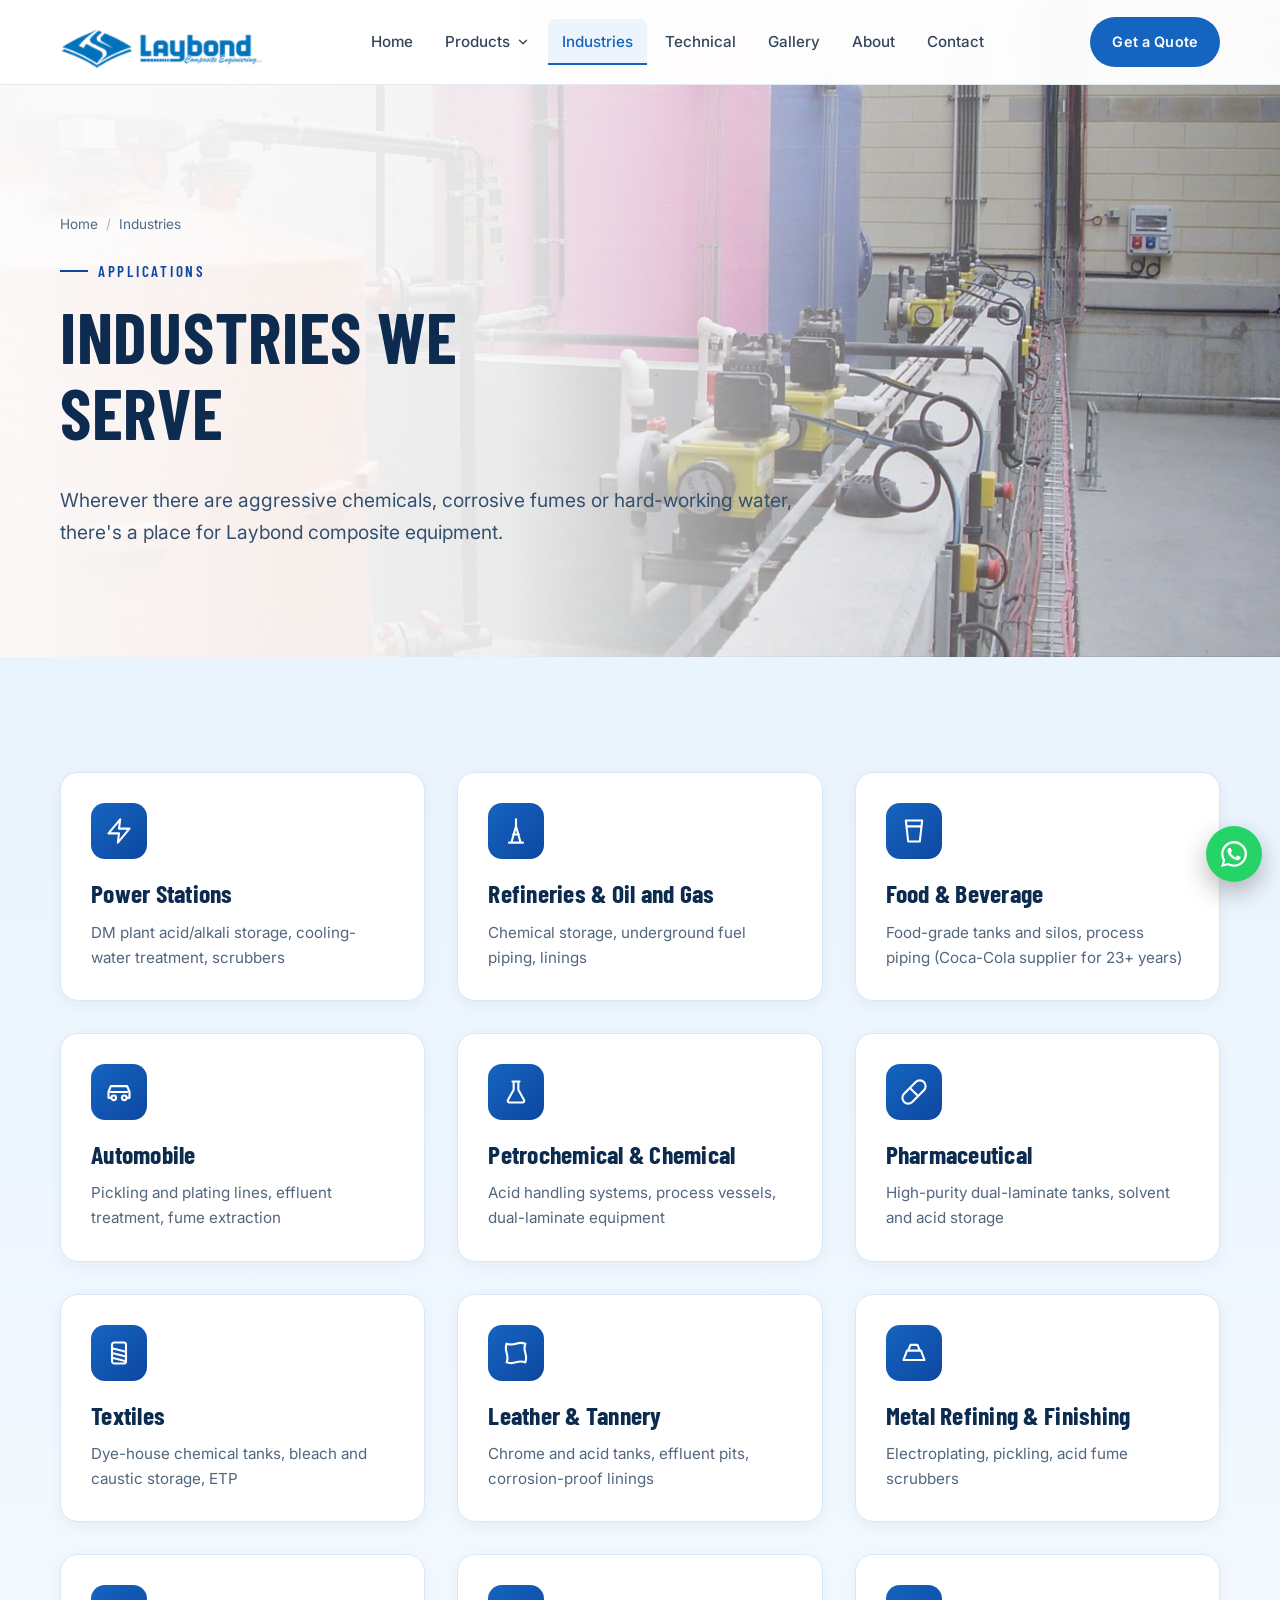
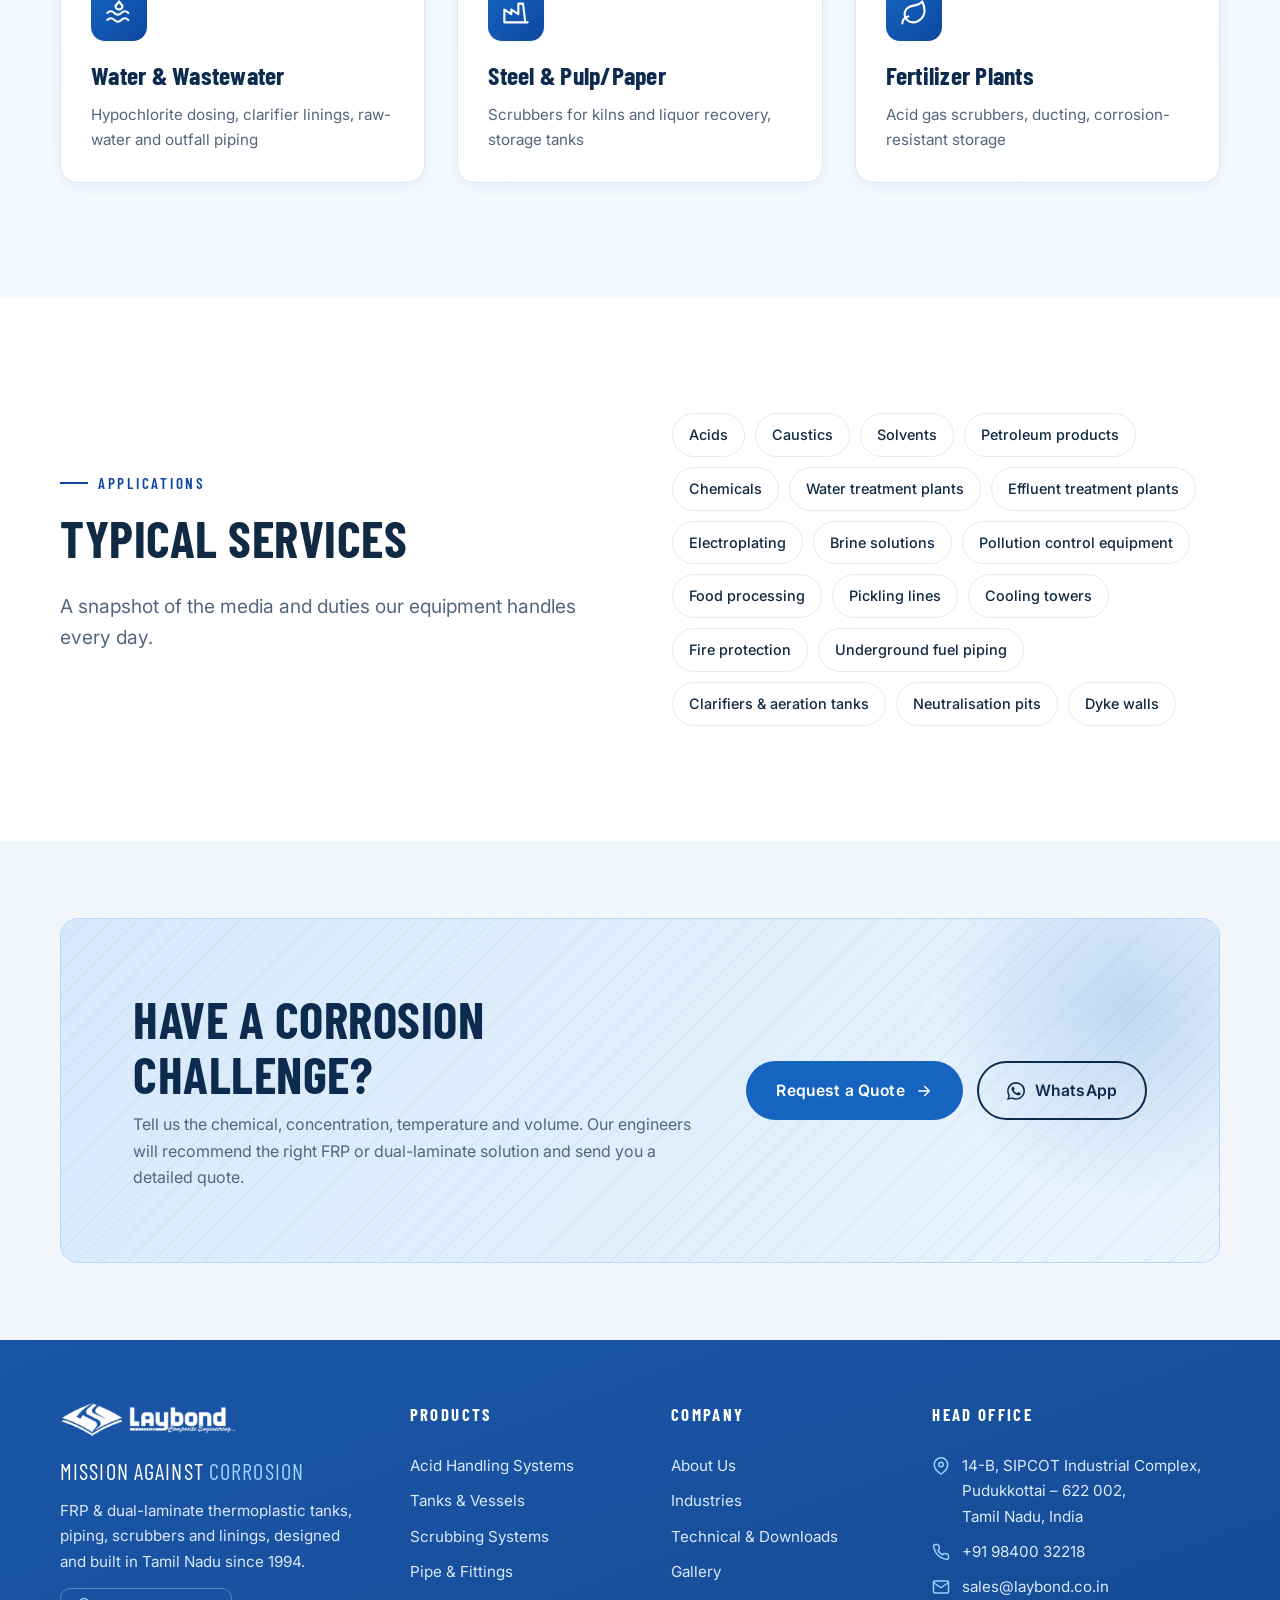
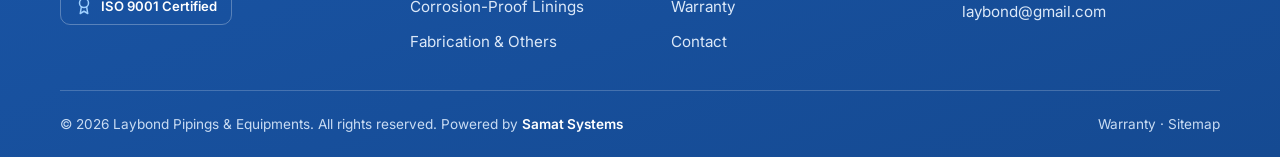
<file: industries.html>
<!DOCTYPE html>
<html lang="en" class="no-js">
<head>
<meta charset="utf-8">
<meta name="viewport" content="width=device-width, initial-scale=1">
<title>Industries Served | Laybond FRP Equipment</title>
<meta name="description" content="Laybond FRP and dual-laminate equipment serves power, refinery, food & beverage, pharma, textile, tannery, metal finishing, water treatment and fertilizer industries.">
<link rel="canonical" href="https://laybond.co.in/industries.html">
<meta name="theme-color" content="#1565c0">
<meta property="og:type" content="website">
<meta property="og:site_name" content="Laybond Pipings &amp; Equipments">
<meta property="og:title" content="Industries Served | Laybond FRP Equipment">
<meta property="og:description" content="Laybond FRP and dual-laminate equipment serves power, refinery, food & beverage, pharma, textile, tannery, metal finishing, water treatment and fertilizer industries.">
<meta property="og:url" content="https://laybond.co.in/industries.html">
<meta property="og:image" content="https://laybond.co.in/assets/images/hero/home-hero.jpg">
<meta name="twitter:card" content="summary_large_image">
<link rel="icon" href="assets/images/logo/favicon.svg" type="image/svg+xml">
<link rel="apple-touch-icon" href="assets/images/logo/apple-touch-icon.png">
<link rel="preconnect" href="https://fonts.googleapis.com">
<link rel="preconnect" href="https://fonts.gstatic.com" crossorigin>
<link href="https://fonts.googleapis.com/css2?family=Barlow+Condensed:wght@500;600;700&family=Inter:wght@400;500;600;700&display=swap" rel="stylesheet">
<link rel="stylesheet" href="assets/css/style.css?v=c88986c0">
<script type="application/ld+json">
{"@context":"https://schema.org","@type":"Organization","name":"Laybond Pipings & Equipments","alternateName":"Laybond","url":"https://laybond.co.in/","logo":"https://laybond.co.in/assets/images/logo/Laybond2.png","foundingDate":"1994","slogan":"Mission Against Corrosion","email":"sales@laybond.co.in","telephone":"+919840032218","address":{"@type":"PostalAddress","streetAddress":"14-B, SIPCOT Industrial Complex","addressLocality":"Pudukkottai","postalCode":"622002","addressRegion":"Tamil Nadu","addressCountry":"IN"},"contactPoint":[{"@type":"ContactPoint","telephone":"+919840032218","contactType":"sales","areaServed":"IN"}]}
</script>
</head>
<body class="page-industries">
<a class="skip-link" href="#main">Skip to content</a>
<header class="site-header">
  <div class="container header-inner">
    <a class="logo" href="index.html" aria-label="Laybond – home"><img src="assets/images/logo/laybond-logo-color@2x.png" alt="Laybond Composite Engineering" width="240" height="62"></a>
    <nav class="nav" id="site-nav" aria-label="Main">
      <a href="index.html">Home</a>
      <div class="nav-drop">
        <button type="button" aria-expanded="false" aria-haspopup="true">Products <svg width="24" height="24" viewBox="0 0 24 24" fill="none" stroke="currentColor" stroke-width="2.2" stroke-linecap="round" stroke-linejoin="round"><path d="M6 9l6 6 6-6"/></svg></button>
        <div class="mega"><a href="chemical-handling-systems.html"><span class="mega-icon"><svg width="24" height="24" viewBox="0 0 24 24" fill="none" stroke="currentColor" stroke-width="1.8" stroke-linecap="round" stroke-linejoin="round"><path d="M9 3h6M10 3v6L4.5 18.5A2 2 0 0 0 6.2 21.5h11.6a2 2 0 0 0 1.7-3L14 9V3"/><path d="M7 15h10"/></svg></span><span><strong>Acid Handling Systems</strong><span>Complete chemical storage & dosing systems, 1–300 m³</span></span></a><a href="frp-tanks.html"><span class="mega-icon"><svg width="24" height="24" viewBox="0 0 24 24" fill="none" stroke="currentColor" stroke-width="1.8" stroke-linecap="round" stroke-linejoin="round"><ellipse cx="12" cy="5" rx="7" ry="2.5"/><path d="M5 5v13c0 1.4 3.1 2.5 7 2.5s7-1.1 7-2.5V5"/><path d="M5 11.5c0 1.4 3.1 2.5 7 2.5s7-1.1 7-2.5"/></svg></span><span><strong>Tanks & Vessels</strong><span>FRP storage tanks for corrosive & caustic chemicals</span></span></a><a href="fume-extraction.html"><span class="mega-icon"><svg width="24" height="24" viewBox="0 0 24 24" fill="none" stroke="currentColor" stroke-width="1.8" stroke-linecap="round" stroke-linejoin="round"><path d="M8 22V8h8v14M10 8V2h4v6M5 22h14"/><path d="M15 4c1.5-1 3-1 4 0M17 6.5c1.2-.8 2.4-.8 3.5 0"/></svg></span><span><strong>Scrubbing Systems</strong><span>Fume scrubbers, ducts, stacks & exhaust systems</span></span></a><a href="pipe-fittings.html"><span class="mega-icon"><svg width="24" height="24" viewBox="0 0 24 24" fill="none" stroke="currentColor" stroke-width="1.8" stroke-linecap="round" stroke-linejoin="round"><path d="M2 8h9a3 3 0 0 1 3 3v11M2 14h5a1 1 0 0 1 1 1v7"/><path d="M2 6v10M12 22h8M14 22v-2M8 22v-2"/></svg></span><span><strong>Pipe & Fittings</strong><span>FRP pipe 25–1500 mm with a full fittings range</span></span></a><a href="corrosion-proof-linings.html"><span class="mega-icon"><svg width="24" height="24" viewBox="0 0 24 24" fill="none" stroke="currentColor" stroke-width="1.8" stroke-linecap="round" stroke-linejoin="round"><rect x="3" y="3" width="18" height="18" rx="2"/><rect x="7" y="7" width="10" height="10" rx="1"/><path d="M3 9h4M17 15h4"/></svg></span><span><strong>Corrosion-Proof Linings</strong><span>FRP linings for steel & concrete structures</span></span></a><a href="steel-fabrications.html"><span class="mega-icon"><svg width="24" height="24" viewBox="0 0 24 24" fill="none" stroke="currentColor" stroke-width="1.8" stroke-linecap="round" stroke-linejoin="round"><path d="M14.7 6.3a1 1 0 0 0 0 1.4l1.6 1.6a1 1 0 0 0 1.4 0l3.8-3.8a6 6 0 0 1-7.9 7.9l-6.9 6.9a2.1 2.1 0 0 1-3-3l6.9-6.9a6 6 0 0 1 7.9-7.9l-3.8 3.8z"/></svg></span><span><strong>Fabrication & Others</strong><span>MS / SS tanks, agitators, motor guards & structures</span></span></a></div>
      </div>
      <a href="industries.html" aria-current="page">Industries</a>
      <a href="technical.html">Technical</a>
      <a href="gallery.html">Gallery</a>
      <a href="about.html">About</a>
      <a href="contact.html">Contact</a>
      <div class="mobile-cta">
        <a class="btn btn--primary" href="contact.html">Request a Quote <svg width="24" height="24" viewBox="0 0 24 24" fill="none" stroke="currentColor" stroke-width="2" stroke-linecap="round" stroke-linejoin="round"><path d="M5 12h14M13 6l6 6-6 6"/></svg></a>
        <a class="btn btn--ghost" href="tel:+919840032218"><svg width="24" height="24" viewBox="0 0 24 24" fill="none" stroke="currentColor" stroke-width="2" stroke-linecap="round" stroke-linejoin="round"><path d="M22 16.9v3a2 2 0 0 1-2.2 2 19.8 19.8 0 0 1-8.6-3.1 19.5 19.5 0 0 1-6-6A19.8 19.8 0 0 1 2.1 4.2 2 2 0 0 1 4.1 2h3a2 2 0 0 1 2 1.7c.1.9.4 1.8.7 2.7a2 2 0 0 1-.5 2.1L8 9.8a16 16 0 0 0 6 6l1.3-1.3a2 2 0 0 1 2.1-.4c.9.3 1.8.6 2.7.7a2 2 0 0 1 1.7 2z"/></svg> +91 98400 32218</a>
      </div>
    </nav>
    <div class="header-cta">
      <a class="btn btn--primary" href="contact.html">Get a Quote</a>
      <button class="menu-toggle" type="button" aria-label="Menu" aria-controls="site-nav" aria-expanded="false"><span></span><span></span><span></span></button>
    </div>
  </div>
</header>
<main id="main">
<section class="page-hero">
  <div class="media hero-media" data-label="Industries hero"><img src="assets/images/hero/industries-hero.jpg" alt="" fetchpriority="high" onerror="this.remove()"></div>
  <div class="container">
    <ol class="breadcrumb"><li><a href="index.html">Home</a></li><li aria-current="page">Industries</li></ol>
    <span class="eyebrow">Applications</span>
    <h1>Industries we serve</h1>
    <p class="lead">Wherever there are aggressive chemicals, corrosive fumes or hard-working water, there's a place for Laybond composite equipment.</p>
  </div>
</section>
<section class="section section--darker">
  <div class="container">
    <div class="grid grid-3"><div class="feature reveal reveal-d0"><div class="feature-icon"><svg width="24" height="24" viewBox="0 0 24 24" fill="none" stroke="currentColor" stroke-width="1.8" stroke-linecap="round" stroke-linejoin="round"><path d="M13 2L3 14h9l-1 8 10-12h-9z"/></svg></div><h3>Power Stations</h3><p>DM plant acid/alkali storage, cooling-water treatment, scrubbers</p></div><div class="feature reveal reveal-d1"><div class="feature-icon"><svg width="24" height="24" viewBox="0 0 24 24" fill="none" stroke="currentColor" stroke-width="1.8" stroke-linecap="round" stroke-linejoin="round"><path d="M12 2v6M8 22l4-14 4 14M6 22h12M9.5 15h5"/></svg></div><h3>Refineries & Oil and Gas</h3><p>Chemical storage, underground fuel piping, linings</p></div><div class="feature reveal reveal-d2"><div class="feature-icon"><svg width="24" height="24" viewBox="0 0 24 24" fill="none" stroke="currentColor" stroke-width="1.8" stroke-linecap="round" stroke-linejoin="round"><path d="M5 3h14l-2 18H7zM5.5 8h13"/></svg></div><h3>Food & Beverage</h3><p>Food-grade tanks and silos, process piping (Coca-Cola supplier for 23+ years)</p></div><div class="feature reveal reveal-d0"><div class="feature-icon"><svg width="24" height="24" viewBox="0 0 24 24" fill="none" stroke="currentColor" stroke-width="1.8" stroke-linecap="round" stroke-linejoin="round"><path d="M5 17H3v-5l2-5h14l2 5v5h-2M5 12h14"/><circle cx="7.5" cy="17" r="2"/><circle cx="16.5" cy="17" r="2"/></svg></div><h3>Automobile</h3><p>Pickling and plating lines, effluent treatment, fume extraction</p></div><div class="feature reveal reveal-d1"><div class="feature-icon"><svg width="24" height="24" viewBox="0 0 24 24" fill="none" stroke="currentColor" stroke-width="1.8" stroke-linecap="round" stroke-linejoin="round"><path d="M9 3h6M10 3v7l-5 9a1.5 1.5 0 0 0 1.3 2h11.4a1.5 1.5 0 0 0 1.3-2l-5-9V3"/></svg></div><h3>Petrochemical & Chemical</h3><p>Acid handling systems, process vessels, dual-laminate equipment</p></div><div class="feature reveal reveal-d2"><div class="feature-icon"><svg width="24" height="24" viewBox="0 0 24 24" fill="none" stroke="currentColor" stroke-width="1.8" stroke-linecap="round" stroke-linejoin="round"><path d="M10.5 20.5l10-10a4.9 4.9 0 0 0-7-7l-10 10a4.9 4.9 0 0 0 7 7zM8.5 8.5l7 7"/></svg></div><h3>Pharmaceutical</h3><p>High-purity dual-laminate tanks, solvent and acid storage</p></div><div class="feature reveal reveal-d0"><div class="feature-icon"><svg width="24" height="24" viewBox="0 0 24 24" fill="none" stroke="currentColor" stroke-width="1.8" stroke-linecap="round" stroke-linejoin="round"><rect x="6" y="3" width="12" height="18" rx="2"/><path d="M6 8l12 3M6 12l12 3M6 16l12 3"/></svg></div><h3>Textiles</h3><p>Dye-house chemical tanks, bleach and caustic storage, ETP</p></div><div class="feature reveal reveal-d1"><div class="feature-icon"><svg width="24" height="24" viewBox="0 0 24 24" fill="none" stroke="currentColor" stroke-width="1.8" stroke-linecap="round" stroke-linejoin="round"><path d="M4 4c3 1 5 1 8 0s5-1 8 0c-1 3-1 5 0 8s1 5 0 8c-3-1-5-1-8 0s-5 1-8 0c1-3 1-5 0-8s-1-5 0-8z"/></svg></div><h3>Leather & Tannery</h3><p>Chrome and acid tanks, effluent pits, corrosion-proof linings</p></div><div class="feature reveal reveal-d2"><div class="feature-icon"><svg width="24" height="24" viewBox="0 0 24 24" fill="none" stroke="currentColor" stroke-width="1.8" stroke-linecap="round" stroke-linejoin="round"><path d="M3 18l3-8h12l3 8zM7 10l2-5h6l2 5"/></svg></div><h3>Metal Refining & Finishing</h3><p>Electroplating, pickling, acid fume scrubbers</p></div><div class="feature reveal reveal-d0"><div class="feature-icon"><svg width="24" height="24" viewBox="0 0 24 24" fill="none" stroke="currentColor" stroke-width="1.8" stroke-linecap="round" stroke-linejoin="round"><path d="M2 12c2-2 4-2 6 0s4 2 6 0 4-2 6 0M2 18c2-2 4-2 6 0s4 2 6 0 4-2 6 0M12 2l3 4a3 3 0 1 1-6 0z"/></svg></div><h3>Water & Wastewater</h3><p>Hypochlorite dosing, clarifier linings, raw-water and outfall piping</p></div><div class="feature reveal reveal-d1"><div class="feature-icon"><svg width="24" height="24" viewBox="0 0 24 24" fill="none" stroke="currentColor" stroke-width="1.8" stroke-linecap="round" stroke-linejoin="round"><path d="M2 20V9l6 4V9l6 4V4h4l2 16zM2 20h20"/></svg></div><h3>Steel & Pulp/Paper</h3><p>Scrubbers for kilns and liquor recovery, storage tanks</p></div><div class="feature reveal reveal-d2"><div class="feature-icon"><svg width="24" height="24" viewBox="0 0 24 24" fill="none" stroke="currentColor" stroke-width="1.8" stroke-linecap="round" stroke-linejoin="round"><path d="M11 20A7 7 0 0 1 9.8 6.1C15.5 5 17 4.5 19 2c1 2 2 4.2 2 8 0 5.5-4.8 10-10 10zM2 21c0-3 1.9-5.4 5.2-6"/></svg></div><h3>Fertilizer Plants</h3><p>Acid gas scrubbers, ducting, corrosion-resistant storage</p></div></div>
  </div>
</section>
<section class="section section--white">
  <div class="container">
    <div class="split">
      <div class="reveal"><span class="eyebrow">Applications</span><h2>Typical services</h2><p class="lead">A snapshot of the media and duties our equipment handles every day.</p></div>
      <div class="reveal reveal-d1"><ul class="chips"><li>Acids</li><li>Caustics</li><li>Solvents</li><li>Petroleum products</li><li>Chemicals</li><li>Water treatment plants</li><li>Effluent treatment plants</li><li>Electroplating</li><li>Brine solutions</li><li>Pollution control equipment</li><li>Food processing</li><li>Pickling lines</li><li>Cooling towers</li><li>Fire protection</li><li>Underground fuel piping</li><li>Clarifiers &amp; aeration tanks</li><li>Neutralisation pits</li><li>Dyke walls</li></ul></div>
    </div>
  </div>
</section>
<section class="section section--tight">
  <div class="container">
    <div class="cta-band reveal">
      <div>
        <h2>Have a corrosion challenge?</h2>
        <p>Tell us the chemical, concentration, temperature and volume. Our engineers will recommend the right FRP or dual-laminate solution and send you a detailed quote.</p>
      </div>
      <div class="btn-row">
        <a class="btn btn--primary" href="contact.html">Request a Quote <svg width="24" height="24" viewBox="0 0 24 24" fill="none" stroke="currentColor" stroke-width="2" stroke-linecap="round" stroke-linejoin="round"><path d="M5 12h14M13 6l6 6-6 6"/></svg></a>
        <a class="btn btn--ghost" href="https://wa.me/919840032218?text=Hello%20Laybond%2C%20I%20would%20like%20a%20quote%20for%20your%20requirement" target="_blank" rel="noopener"><svg width="24" height="24" viewBox="0 0 24 24" fill="currentColor"><path d="M17.5 14.4c-.3-.1-1.8-.9-2-1-.3-.1-.5-.1-.7.1-.2.3-.8 1-.9 1.2-.2.2-.3.2-.6.1-.3-.1-1.3-.5-2.4-1.5-.9-.8-1.5-1.8-1.7-2.1-.2-.3 0-.5.1-.6l.4-.5c.2-.2.2-.3.3-.5.1-.2 0-.4 0-.5l-.9-2.2c-.2-.6-.5-.5-.7-.5h-.6c-.2 0-.5.1-.8.4-.3.3-1 1-1 2.5s1.1 2.9 1.2 3.1c.1.2 2.1 3.2 5.1 4.5.7.3 1.3.5 1.7.6.7.2 1.4.2 1.9.1.6-.1 1.8-.7 2-1.4.2-.7.2-1.3.2-1.4-.1-.2-.3-.3-.6-.4zM12 21.8c-1.8 0-3.5-.5-5-1.4l-.4-.2-3.7 1 1-3.6-.2-.4A9.8 9.8 0 0 1 2.2 12C2.2 6.6 6.6 2.2 12 2.2c2.6 0 5.1 1 6.9 2.9a9.7 9.7 0 0 1 2.9 6.9c0 5.4-4.4 9.8-9.8 9.8zm8.4-18.2A11.8 11.8 0 0 0 12 0C5.5 0 .2 5.3.2 11.9c0 2.1.5 4.1 1.6 5.9L.1 24l6.3-1.7c1.7.9 3.7 1.4 5.7 1.4 6.5 0 11.9-5.3 11.9-11.9 0-3.2-1.2-6.2-3.5-8.4z"/></svg> WhatsApp</a>
      </div>
    </div>
  </div>
</section>

</main>
<footer class="site-footer">
  <div class="container">
    <div class="footer-grid">
      <div class="footer-brand">
        <img src="assets/images/logo/Laybond2.png" alt="Laybond" width="240" height="62" loading="lazy">
        <p class="footer-tag">Mission Against <span>Corrosion</span></p>
        <p>FRP &amp; dual-laminate thermoplastic tanks, piping, scrubbers and linings, designed and built in Tamil Nadu since 1994.</p>
        <span class="iso-badge"><svg width="24" height="24" viewBox="0 0 24 24" fill="none" stroke="currentColor" stroke-width="2" stroke-linecap="round" stroke-linejoin="round"><circle cx="12" cy="8" r="6"/><path d="M15.5 13L17 22l-5-3-5 3 1.5-9"/></svg> ISO 9001 Certified</span>
      </div>
      <div>
        <h4>Products</h4>
        <ul><li><a href="chemical-handling-systems.html">Acid Handling Systems</a></li><li><a href="frp-tanks.html">Tanks & Vessels</a></li><li><a href="fume-extraction.html">Scrubbing Systems</a></li><li><a href="pipe-fittings.html">Pipe & Fittings</a></li><li><a href="corrosion-proof-linings.html">Corrosion-Proof Linings</a></li><li><a href="steel-fabrications.html">Fabrication & Others</a></li></ul>
      </div>
      <div>
        <h4>Company</h4>
        <ul>
          <li><a href="about.html">About Us</a></li>
          <li><a href="industries.html">Industries</a></li>
          <li><a href="technical.html">Technical &amp; Downloads</a></li>
          <li><a href="gallery.html">Gallery</a></li>
          <li><a href="warranty.html">Warranty</a></li>
          <li><a href="contact.html">Contact</a></li>
        </ul>
      </div>
      <div>
        <h4>Head Office</h4>
        <ul class="footer-contact">
          <li><svg width="24" height="24" viewBox="0 0 24 24" fill="none" stroke="currentColor" stroke-width="2" stroke-linecap="round" stroke-linejoin="round"><path d="M21 10c0 7-9 13-9 13S3 17 3 10a9 9 0 0 1 18 0z"/><circle cx="12" cy="10" r="3"/></svg><address>14-B, SIPCOT Industrial Complex,<br>Pudukkottai – 622 002,<br>Tamil Nadu, India</address></li>
          <li><svg width="24" height="24" viewBox="0 0 24 24" fill="none" stroke="currentColor" stroke-width="2" stroke-linecap="round" stroke-linejoin="round"><path d="M22 16.9v3a2 2 0 0 1-2.2 2 19.8 19.8 0 0 1-8.6-3.1 19.5 19.5 0 0 1-6-6A19.8 19.8 0 0 1 2.1 4.2 2 2 0 0 1 4.1 2h3a2 2 0 0 1 2 1.7c.1.9.4 1.8.7 2.7a2 2 0 0 1-.5 2.1L8 9.8a16 16 0 0 0 6 6l1.3-1.3a2 2 0 0 1 2.1-.4c.9.3 1.8.6 2.7.7a2 2 0 0 1 1.7 2z"/></svg><span><a href="tel:+919840032218">+91 98400 32218</a></span></li>
          <li><svg width="24" height="24" viewBox="0 0 24 24" fill="none" stroke="currentColor" stroke-width="2" stroke-linecap="round" stroke-linejoin="round"><rect x="2" y="4" width="20" height="16" rx="2"/><path d="M22 6l-10 7L2 6"/></svg><span><a href="mailto:sales@laybond.co.in">sales@laybond.co.in</a><br><a href="mailto:laybond@gmail.com">laybond@gmail.com</a></span></li>
        </ul>
      </div>
    </div>
    <div class="footer-bottom">
      <span>© <span data-year>2026</span> Laybond Pipings &amp; Equipments. All rights reserved. Powered by <strong>Samat Systems</strong></span>
      <span><a href="warranty.html">Warranty</a> · <a href="sitemap.xml">Sitemap</a></span>
    </div>
  </div>
</footer>
<div class="float-actions">
  <a class="float-btn float-btn--top" href="#main" aria-label="Back to top"><svg width="24" height="24" viewBox="0 0 24 24" fill="none" stroke="currentColor" stroke-width="2.4" stroke-linecap="round" stroke-linejoin="round"><path d="M18 15l-6-6-6 6"/></svg></a>
  <a class="float-btn float-btn--call" href="tel:+919840032218" aria-label="Call Laybond"><svg width="24" height="24" viewBox="0 0 24 24" fill="none" stroke="currentColor" stroke-width="2" stroke-linecap="round" stroke-linejoin="round"><path d="M22 16.9v3a2 2 0 0 1-2.2 2 19.8 19.8 0 0 1-8.6-3.1 19.5 19.5 0 0 1-6-6A19.8 19.8 0 0 1 2.1 4.2 2 2 0 0 1 4.1 2h3a2 2 0 0 1 2 1.7c.1.9.4 1.8.7 2.7a2 2 0 0 1-.5 2.1L8 9.8a16 16 0 0 0 6 6l1.3-1.3a2 2 0 0 1 2.1-.4c.9.3 1.8.6 2.7.7a2 2 0 0 1 1.7 2z"/></svg></a>
  <a class="float-btn float-btn--wa" href="https://wa.me/919840032218?text=Hello%20Laybond%2C%20I%20would%20like%20a%20quote%20for%20your%20requirement" target="_blank" rel="noopener" aria-label="Chat on WhatsApp"><svg width="24" height="24" viewBox="0 0 24 24" fill="currentColor"><path d="M17.5 14.4c-.3-.1-1.8-.9-2-1-.3-.1-.5-.1-.7.1-.2.3-.8 1-.9 1.2-.2.2-.3.2-.6.1-.3-.1-1.3-.5-2.4-1.5-.9-.8-1.5-1.8-1.7-2.1-.2-.3 0-.5.1-.6l.4-.5c.2-.2.2-.3.3-.5.1-.2 0-.4 0-.5l-.9-2.2c-.2-.6-.5-.5-.7-.5h-.6c-.2 0-.5.1-.8.4-.3.3-1 1-1 2.5s1.1 2.9 1.2 3.1c.1.2 2.1 3.2 5.1 4.5.7.3 1.3.5 1.7.6.7.2 1.4.2 1.9.1.6-.1 1.8-.7 2-1.4.2-.7.2-1.3.2-1.4-.1-.2-.3-.3-.6-.4zM12 21.8c-1.8 0-3.5-.5-5-1.4l-.4-.2-3.7 1 1-3.6-.2-.4A9.8 9.8 0 0 1 2.2 12C2.2 6.6 6.6 2.2 12 2.2c2.6 0 5.1 1 6.9 2.9a9.7 9.7 0 0 1 2.9 6.9c0 5.4-4.4 9.8-9.8 9.8zm8.4-18.2A11.8 11.8 0 0 0 12 0C5.5 0 .2 5.3.2 11.9c0 2.1.5 4.1 1.6 5.9L.1 24l6.3-1.7c1.7.9 3.7 1.4 5.7 1.4 6.5 0 11.9-5.3 11.9-11.9 0-3.2-1.2-6.2-3.5-8.4z"/></svg></a>
</div>
<script src="assets/js/main.js?v=562722f5" defer></script>
</body>
</html>
</file>
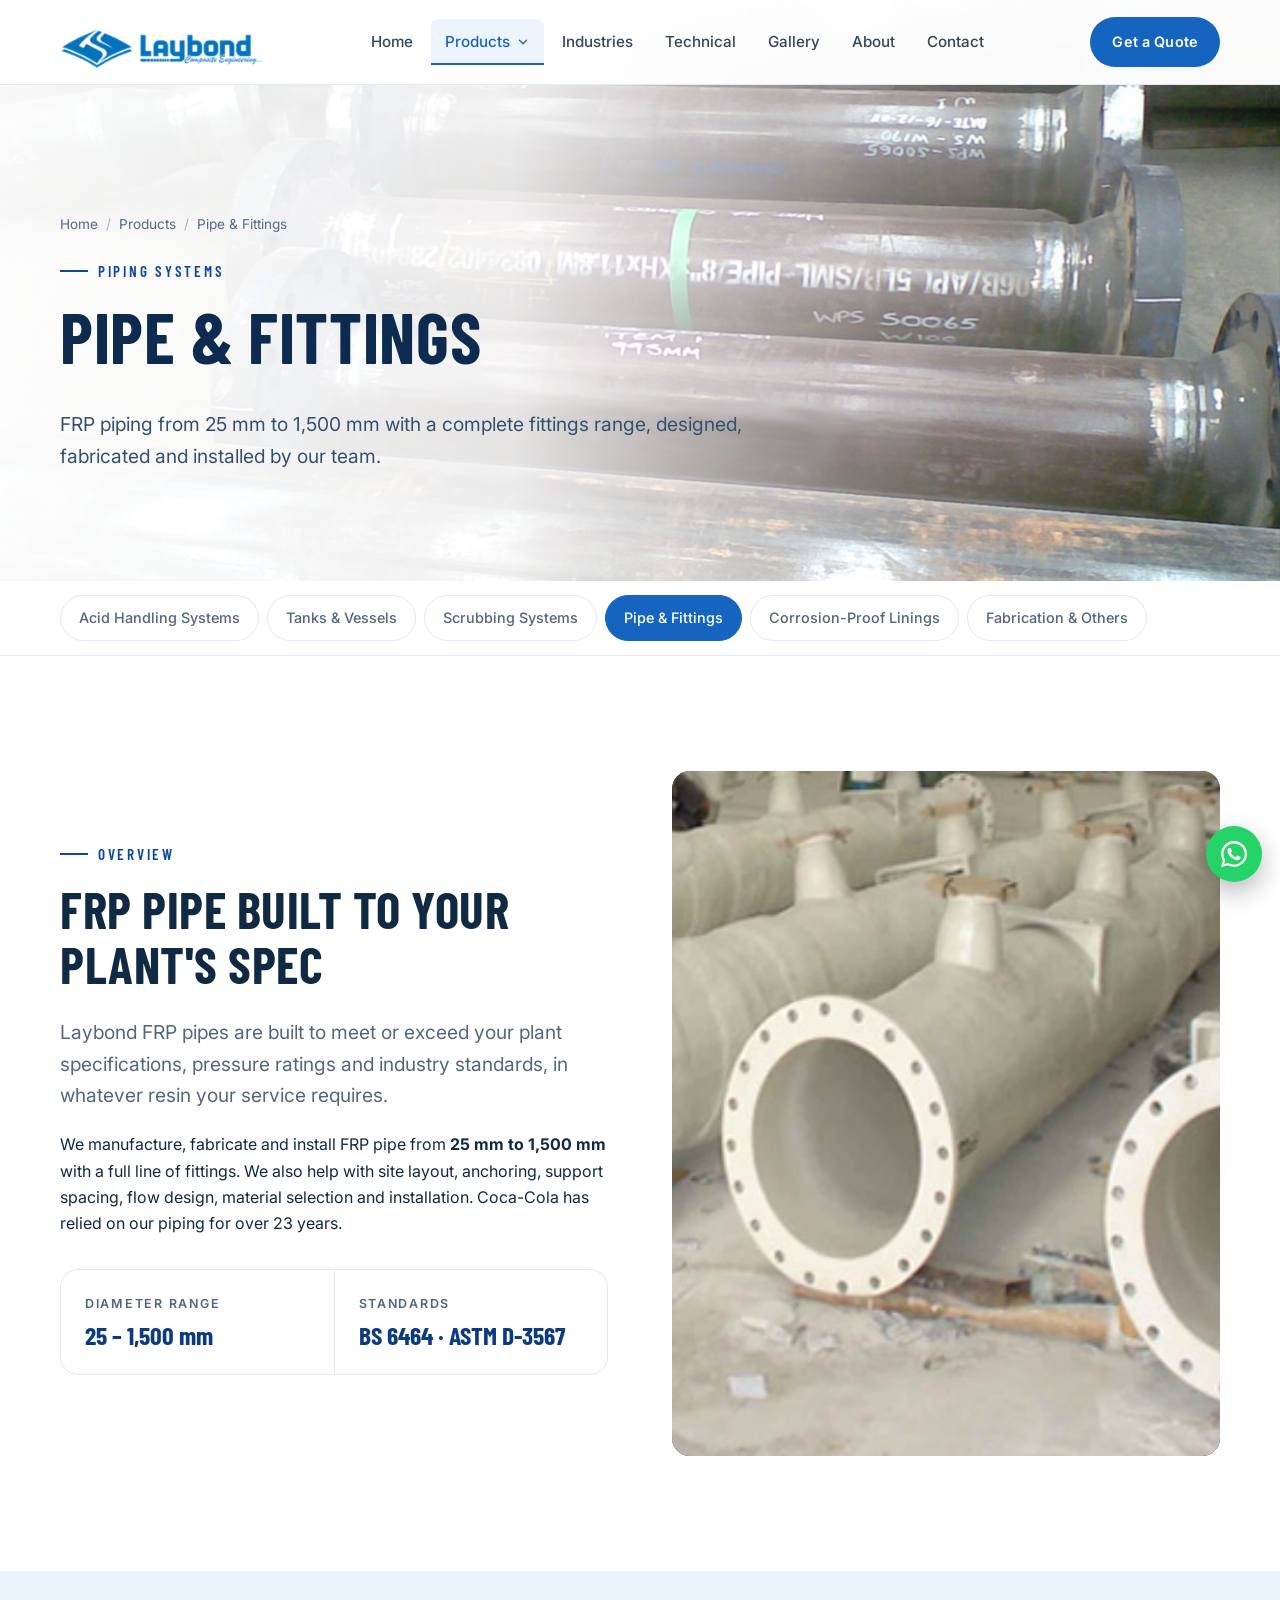
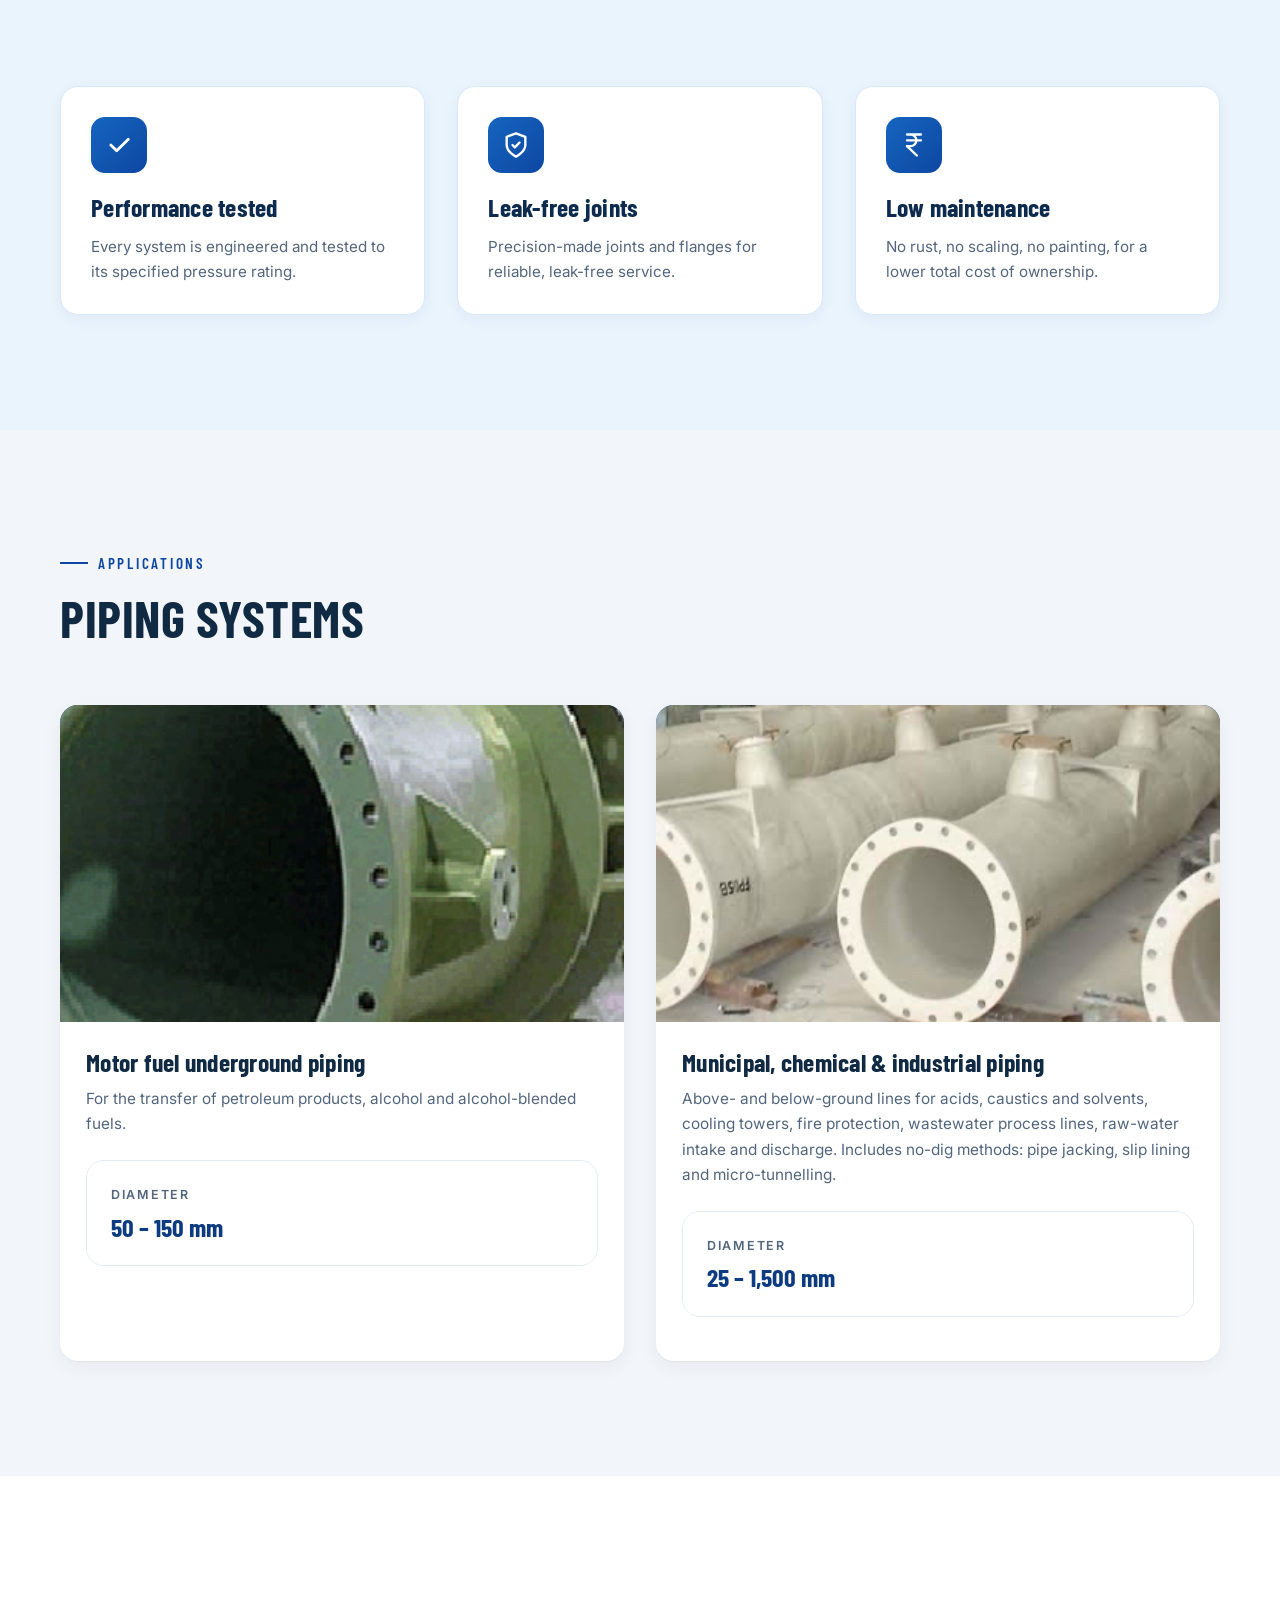
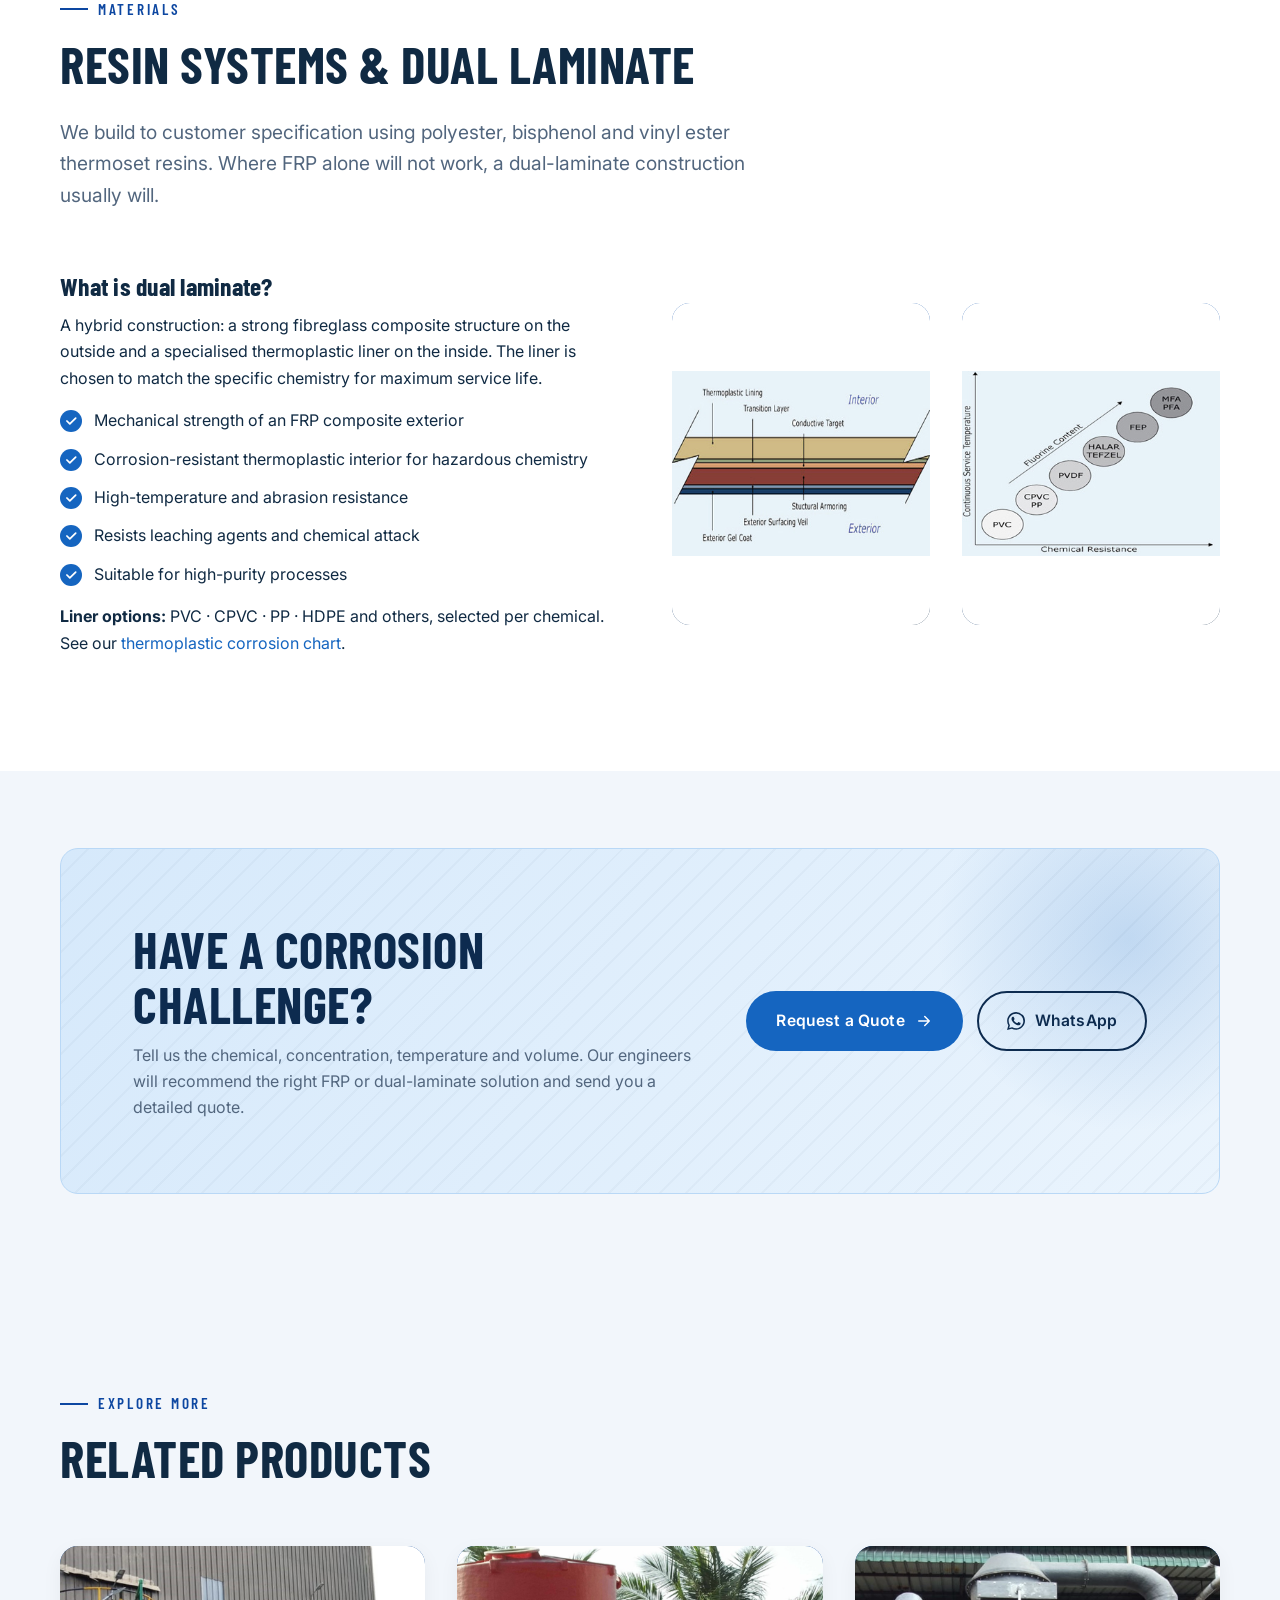
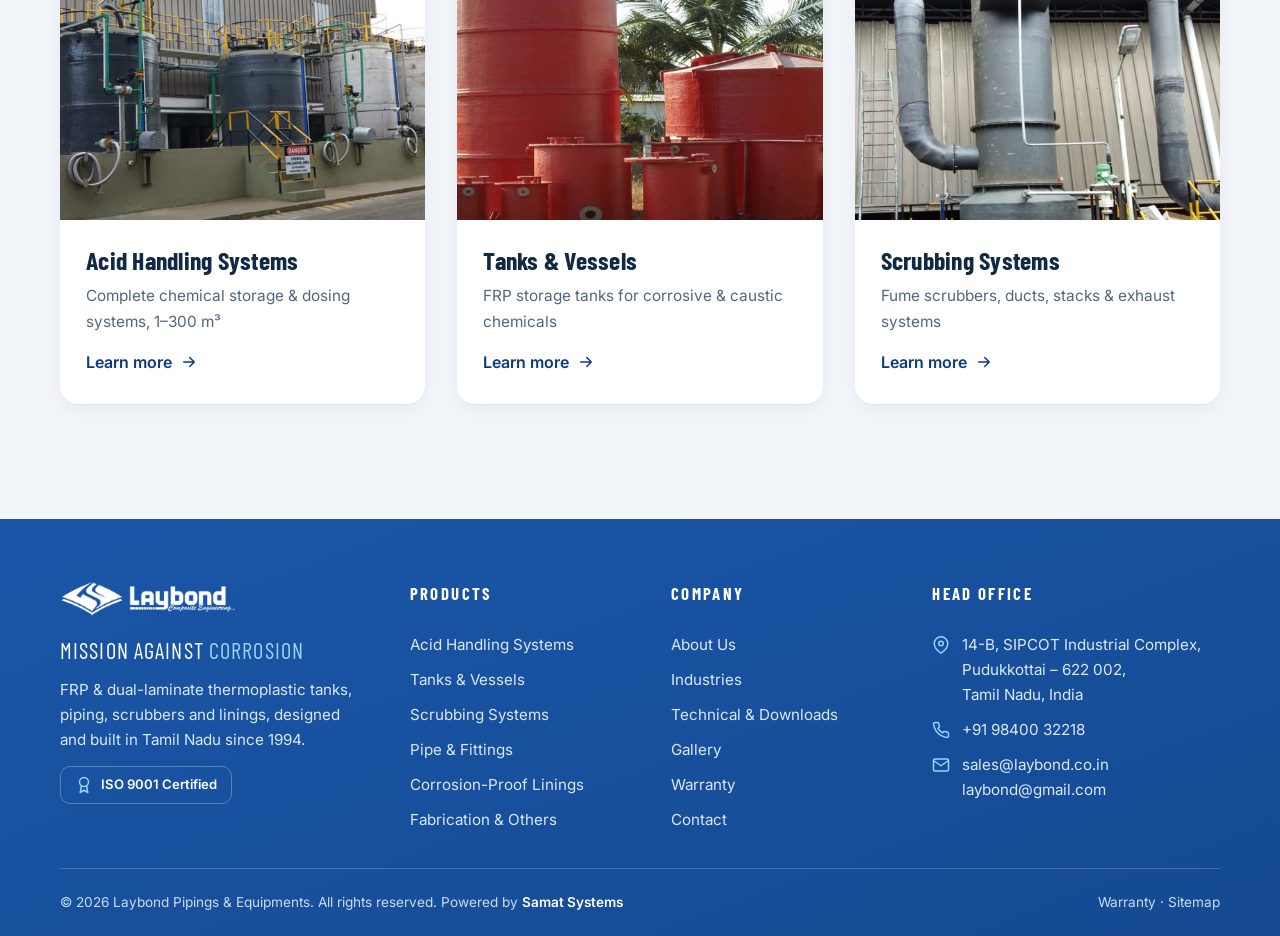
<file: pipe-fittings.html>
<!DOCTYPE html>
<html lang="en" class="no-js">
<head>
<meta charset="utf-8">
<meta name="viewport" content="width=device-width, initial-scale=1">
<title>FRP Pipes & Fittings 25–1500 mm | Process & Underground Piping – Laybond</title>
<meta name="description" content="FRP pipes and fittings from 25 mm to 1500 mm for chemical, municipal, industrial and underground fuel piping. Design, fabrication and installation by Laybond.">
<link rel="canonical" href="https://laybond.co.in/pipe-fittings.html">
<meta name="theme-color" content="#1565c0">
<meta property="og:type" content="website">
<meta property="og:site_name" content="Laybond Pipings &amp; Equipments">
<meta property="og:title" content="FRP Pipes & Fittings 25–1500 mm | Process & Underground Piping – Laybond">
<meta property="og:description" content="FRP pipes and fittings from 25 mm to 1500 mm for chemical, municipal, industrial and underground fuel piping. Design, fabrication and installation by Laybond.">
<meta property="og:url" content="https://laybond.co.in/pipe-fittings.html">
<meta property="og:image" content="https://laybond.co.in/assets/images/hero/home-hero.jpg">
<meta name="twitter:card" content="summary_large_image">
<link rel="icon" href="assets/images/logo/favicon.svg" type="image/svg+xml">
<link rel="apple-touch-icon" href="assets/images/logo/apple-touch-icon.png">
<link rel="preconnect" href="https://fonts.googleapis.com">
<link rel="preconnect" href="https://fonts.gstatic.com" crossorigin>
<link href="https://fonts.googleapis.com/css2?family=Barlow+Condensed:wght@500;600;700&family=Inter:wght@400;500;600;700&display=swap" rel="stylesheet">
<link rel="stylesheet" href="assets/css/style.css?v=c88986c0">
<script type="application/ld+json">
{"@context":"https://schema.org","@type":"Organization","name":"Laybond Pipings & Equipments","alternateName":"Laybond","url":"https://laybond.co.in/","logo":"https://laybond.co.in/assets/images/logo/Laybond2.png","foundingDate":"1994","slogan":"Mission Against Corrosion","email":"sales@laybond.co.in","telephone":"+919840032218","address":{"@type":"PostalAddress","streetAddress":"14-B, SIPCOT Industrial Complex","addressLocality":"Pudukkottai","postalCode":"622002","addressRegion":"Tamil Nadu","addressCountry":"IN"},"contactPoint":[{"@type":"ContactPoint","telephone":"+919840032218","contactType":"sales","areaServed":"IN"}]}
</script>
</head>
<body class="page-pipe-fittings">
<a class="skip-link" href="#main">Skip to content</a>
<header class="site-header">
  <div class="container header-inner">
    <a class="logo" href="index.html" aria-label="Laybond – home"><img src="assets/images/logo/laybond-logo-color@2x.png" alt="Laybond Composite Engineering" width="240" height="62"></a>
    <nav class="nav" id="site-nav" aria-label="Main">
      <a href="index.html">Home</a>
      <div class="nav-drop is-current">
        <button type="button" aria-expanded="false" aria-haspopup="true">Products <svg width="24" height="24" viewBox="0 0 24 24" fill="none" stroke="currentColor" stroke-width="2.2" stroke-linecap="round" stroke-linejoin="round"><path d="M6 9l6 6 6-6"/></svg></button>
        <div class="mega"><a href="chemical-handling-systems.html"><span class="mega-icon"><svg width="24" height="24" viewBox="0 0 24 24" fill="none" stroke="currentColor" stroke-width="1.8" stroke-linecap="round" stroke-linejoin="round"><path d="M9 3h6M10 3v6L4.5 18.5A2 2 0 0 0 6.2 21.5h11.6a2 2 0 0 0 1.7-3L14 9V3"/><path d="M7 15h10"/></svg></span><span><strong>Acid Handling Systems</strong><span>Complete chemical storage & dosing systems, 1–300 m³</span></span></a><a href="frp-tanks.html"><span class="mega-icon"><svg width="24" height="24" viewBox="0 0 24 24" fill="none" stroke="currentColor" stroke-width="1.8" stroke-linecap="round" stroke-linejoin="round"><ellipse cx="12" cy="5" rx="7" ry="2.5"/><path d="M5 5v13c0 1.4 3.1 2.5 7 2.5s7-1.1 7-2.5V5"/><path d="M5 11.5c0 1.4 3.1 2.5 7 2.5s7-1.1 7-2.5"/></svg></span><span><strong>Tanks & Vessels</strong><span>FRP storage tanks for corrosive & caustic chemicals</span></span></a><a href="fume-extraction.html"><span class="mega-icon"><svg width="24" height="24" viewBox="0 0 24 24" fill="none" stroke="currentColor" stroke-width="1.8" stroke-linecap="round" stroke-linejoin="round"><path d="M8 22V8h8v14M10 8V2h4v6M5 22h14"/><path d="M15 4c1.5-1 3-1 4 0M17 6.5c1.2-.8 2.4-.8 3.5 0"/></svg></span><span><strong>Scrubbing Systems</strong><span>Fume scrubbers, ducts, stacks & exhaust systems</span></span></a><a href="pipe-fittings.html" aria-current="page"><span class="mega-icon"><svg width="24" height="24" viewBox="0 0 24 24" fill="none" stroke="currentColor" stroke-width="1.8" stroke-linecap="round" stroke-linejoin="round"><path d="M2 8h9a3 3 0 0 1 3 3v11M2 14h5a1 1 0 0 1 1 1v7"/><path d="M2 6v10M12 22h8M14 22v-2M8 22v-2"/></svg></span><span><strong>Pipe & Fittings</strong><span>FRP pipe 25–1500 mm with a full fittings range</span></span></a><a href="corrosion-proof-linings.html"><span class="mega-icon"><svg width="24" height="24" viewBox="0 0 24 24" fill="none" stroke="currentColor" stroke-width="1.8" stroke-linecap="round" stroke-linejoin="round"><rect x="3" y="3" width="18" height="18" rx="2"/><rect x="7" y="7" width="10" height="10" rx="1"/><path d="M3 9h4M17 15h4"/></svg></span><span><strong>Corrosion-Proof Linings</strong><span>FRP linings for steel & concrete structures</span></span></a><a href="steel-fabrications.html"><span class="mega-icon"><svg width="24" height="24" viewBox="0 0 24 24" fill="none" stroke="currentColor" stroke-width="1.8" stroke-linecap="round" stroke-linejoin="round"><path d="M14.7 6.3a1 1 0 0 0 0 1.4l1.6 1.6a1 1 0 0 0 1.4 0l3.8-3.8a6 6 0 0 1-7.9 7.9l-6.9 6.9a2.1 2.1 0 0 1-3-3l6.9-6.9a6 6 0 0 1 7.9-7.9l-3.8 3.8z"/></svg></span><span><strong>Fabrication & Others</strong><span>MS / SS tanks, agitators, motor guards & structures</span></span></a></div>
      </div>
      <a href="industries.html">Industries</a>
      <a href="technical.html">Technical</a>
      <a href="gallery.html">Gallery</a>
      <a href="about.html">About</a>
      <a href="contact.html">Contact</a>
      <div class="mobile-cta">
        <a class="btn btn--primary" href="contact.html">Request a Quote <svg width="24" height="24" viewBox="0 0 24 24" fill="none" stroke="currentColor" stroke-width="2" stroke-linecap="round" stroke-linejoin="round"><path d="M5 12h14M13 6l6 6-6 6"/></svg></a>
        <a class="btn btn--ghost" href="tel:+919840032218"><svg width="24" height="24" viewBox="0 0 24 24" fill="none" stroke="currentColor" stroke-width="2" stroke-linecap="round" stroke-linejoin="round"><path d="M22 16.9v3a2 2 0 0 1-2.2 2 19.8 19.8 0 0 1-8.6-3.1 19.5 19.5 0 0 1-6-6A19.8 19.8 0 0 1 2.1 4.2 2 2 0 0 1 4.1 2h3a2 2 0 0 1 2 1.7c.1.9.4 1.8.7 2.7a2 2 0 0 1-.5 2.1L8 9.8a16 16 0 0 0 6 6l1.3-1.3a2 2 0 0 1 2.1-.4c.9.3 1.8.6 2.7.7a2 2 0 0 1 1.7 2z"/></svg> +91 98400 32218</a>
      </div>
    </nav>
    <div class="header-cta">
      <a class="btn btn--primary" href="contact.html">Get a Quote</a>
      <button class="menu-toggle" type="button" aria-label="Menu" aria-controls="site-nav" aria-expanded="false"><span></span><span></span><span></span></button>
    </div>
  </div>
</header>
<main id="main">
<section class="page-hero">
  <div class="media hero-media" data-label="Pipe &amp; Fittings"><img src="assets/images/hero/pipe-hero.jpg" alt="" fetchpriority="high" onerror="this.remove()"></div>
  <div class="container">
    <ol class="breadcrumb"><li><a href="index.html">Home</a></li><li aria-current="page">Products</li><li aria-current="page">Pipe &amp; Fittings</li></ol>
    <span class="eyebrow">Piping systems</span>
    <h1>Pipe &amp; fittings</h1>
    <p class="lead">FRP piping from 25 mm to 1,500 mm with a complete fittings range, designed, fabricated and installed by our team.</p>
  </div>
</section>
<div class="product-strip"><div class="container"><nav class="product-nav" aria-label="Products"><a href="chemical-handling-systems.html">Acid Handling Systems</a><a href="frp-tanks.html">Tanks & Vessels</a><a href="fume-extraction.html">Scrubbing Systems</a><a href="pipe-fittings.html" aria-current="page">Pipe & Fittings</a><a href="corrosion-proof-linings.html">Corrosion-Proof Linings</a><a href="steel-fabrications.html">Fabrication & Others</a></nav></div></div>
<section class="section section--white">
  <div class="container">
    <div class="split">
      <div class="reveal">
        <span class="eyebrow">Overview</span>
        <h2>FRP pipe built to your plant's spec</h2>
        <p class="lead">Laybond FRP pipes are built to meet or exceed your plant specifications, pressure ratings and industry standards, in whatever resin your service requires.</p>
        <p>We manufacture, fabricate and install FRP pipe from <strong>25 mm to 1,500 mm</strong> with a full line of fittings. We also help with site layout, anchoring, support spacing, flow design, material selection and installation. Coca-Cola has relied on our piping for over 23 years.</p>
        <dl class="spec-list mt-2">
          <div><dt>Diameter range</dt><dd>25 – 1,500 mm</dd></div>
          <div><dt>Standards</dt><dd>BS 6464 · ASTM D-3567</dd></div>
        </dl>
      </div>
      <div class="reveal reveal-d1"><div class="media media--tall" data-label="FRP pipe &amp; fittings"><img src="assets/images/products/pipe-fittings.jpg" alt="FRP pipe &amp; fittings" loading="lazy" decoding="async" onerror="this.remove()"></div></div>
    </div>
  </div>
</section>
<section class="section section--dark">
  <div class="container">
    <div class="grid grid-3">
      <div class="feature reveal"><div class="feature-icon"><svg width="24" height="24" viewBox="0 0 24 24" fill="none" stroke="currentColor" stroke-width="2.4" stroke-linecap="round" stroke-linejoin="round"><path d="M5 12l5 5L20 7"/></svg></div><h3>Performance tested</h3><p>Every system is engineered and tested to its specified pressure rating.</p></div>
      <div class="feature reveal reveal-d1"><div class="feature-icon"><svg width="24" height="24" viewBox="0 0 24 24" fill="none" stroke="currentColor" stroke-width="2" stroke-linecap="round" stroke-linejoin="round"><path d="M12 22s8-4 8-10V5l-8-3-8 3v7c0 6 8 10 8 10z"/><path d="M9 12l2 2 4-4"/></svg></div><h3>Leak-free joints</h3><p>Precision-made joints and flanges for reliable, leak-free service.</p></div>
      <div class="feature reveal reveal-d2"><div class="feature-icon"><svg width="24" height="24" viewBox="0 0 24 24" fill="none" stroke="currentColor" stroke-width="2" stroke-linecap="round" stroke-linejoin="round"><path d="M6 3h12M6 8h12M6 13l8.5 8M6 13h3a5 5 0 0 0 0-10"/></svg></div><h3>Low maintenance</h3><p>No rust, no scaling, no painting, for a lower total cost of ownership.</p></div>
    </div>
  </div>
</section>
<section class="section">
  <div class="container">
    <div class="section-head"><span class="eyebrow">Applications</span><h2>Piping systems</h2></div>
    <div class="grid grid-2">
      <div class="card reveal">
        <div class="media media--wide" data-label="Underground fuel piping"><img src="assets/images/products/pipe-fuel.jpg" alt="Underground fuel piping" loading="lazy" decoding="async" onerror="this.remove()"></div>
        <div class="card-body"><h3>Motor fuel underground piping</h3><p>For the transfer of petroleum products, alcohol and alcohol-blended fuels.</p>
        <dl class="spec-list" style="margin-top:8px"><div><dt>Diameter</dt><dd>50 – 150 mm</dd></div></dl></div>
      </div>
      <div class="card reveal reveal-d1">
        <div class="media media--wide" data-label="Industrial process piping"><img src="assets/images/products/pipe-industrial.jpg" alt="Industrial process piping" loading="lazy" decoding="async" onerror="this.remove()"></div>
        <div class="card-body"><h3>Municipal, chemical &amp; industrial piping</h3><p>Above- and below-ground lines for acids, caustics and solvents, cooling towers, fire protection, wastewater process lines, raw-water intake and discharge. Includes no-dig methods: pipe jacking, slip lining and micro-tunnelling.</p>
        <dl class="spec-list" style="margin-top:8px"><div><dt>Diameter</dt><dd>25 – 1,500 mm</dd></div></dl></div>
      </div>
    </div>
  </div>
</section>
<section class="section section--white">
  <div class="container">
    <div class="section-head">
      <span class="eyebrow">Materials</span>
      <h2>Resin systems &amp; dual laminate</h2>
      <p class="lead">We build to customer specification using polyester, bisphenol and vinyl ester thermoset resins. Where FRP alone will not work, a dual-laminate construction usually will.</p>
    </div>
    <div class="split">
      <div class="reveal">
        <h3>What is dual laminate?</h3>
        <p>A hybrid construction: a strong fibreglass composite structure on the outside and a specialised thermoplastic liner on the inside. The liner is chosen to match the specific chemistry for maximum service life.</p>
        <ul class="check-list"><li>Mechanical strength of an FRP composite exterior</li><li>Corrosion-resistant thermoplastic interior for hazardous chemistry</li><li>High-temperature and abrasion resistance</li><li>Resists leaching agents and chemical attack</li><li>Suitable for high-purity processes</li></ul>
        <p class="mb-0"><strong>Liner options:</strong> PVC · CPVC · PP · HDPE and others, selected per chemical. See our <a href="technical.html#downloads">thermoplastic corrosion chart</a>.</p>
      </div>
      <div class="grid grid-2 reveal reveal-d1" style="grid-template-columns:1fr 1fr">
        <div class="media media--tall" data-label="Dual laminate section"><img src="assets/images/products/dual-laminate.jpg" alt="Dual laminate section" loading="lazy" decoding="async" onerror="this.remove()"></div>
        <div class="media media--tall" data-label="Liner options"><img src="assets/images/products/liner-options.jpg" alt="Liner options" loading="lazy" decoding="async" onerror="this.remove()"></div>
      </div>
    </div>
  </div>
</section>
<section class="section section--tight">
  <div class="container">
    <div class="cta-band reveal">
      <div>
        <h2>Have a corrosion challenge?</h2>
        <p>Tell us the chemical, concentration, temperature and volume. Our engineers will recommend the right FRP or dual-laminate solution and send you a detailed quote.</p>
      </div>
      <div class="btn-row">
        <a class="btn btn--primary" href="contact.html?product=Pipe+%26+Fittings">Request a Quote <svg width="24" height="24" viewBox="0 0 24 24" fill="none" stroke="currentColor" stroke-width="2" stroke-linecap="round" stroke-linejoin="round"><path d="M5 12h14M13 6l6 6-6 6"/></svg></a>
        <a class="btn btn--ghost" href="https://wa.me/919840032218?text=Hello%20Laybond%2C%20I%20would%20like%20a%20quote%20for%20your%20requirement" target="_blank" rel="noopener"><svg width="24" height="24" viewBox="0 0 24 24" fill="currentColor"><path d="M17.5 14.4c-.3-.1-1.8-.9-2-1-.3-.1-.5-.1-.7.1-.2.3-.8 1-.9 1.2-.2.2-.3.2-.6.1-.3-.1-1.3-.5-2.4-1.5-.9-.8-1.5-1.8-1.7-2.1-.2-.3 0-.5.1-.6l.4-.5c.2-.2.2-.3.3-.5.1-.2 0-.4 0-.5l-.9-2.2c-.2-.6-.5-.5-.7-.5h-.6c-.2 0-.5.1-.8.4-.3.3-1 1-1 2.5s1.1 2.9 1.2 3.1c.1.2 2.1 3.2 5.1 4.5.7.3 1.3.5 1.7.6.7.2 1.4.2 1.9.1.6-.1 1.8-.7 2-1.4.2-.7.2-1.3.2-1.4-.1-.2-.3-.3-.6-.4zM12 21.8c-1.8 0-3.5-.5-5-1.4l-.4-.2-3.7 1 1-3.6-.2-.4A9.8 9.8 0 0 1 2.2 12C2.2 6.6 6.6 2.2 12 2.2c2.6 0 5.1 1 6.9 2.9a9.7 9.7 0 0 1 2.9 6.9c0 5.4-4.4 9.8-9.8 9.8zm8.4-18.2A11.8 11.8 0 0 0 12 0C5.5 0 .2 5.3.2 11.9c0 2.1.5 4.1 1.6 5.9L.1 24l6.3-1.7c1.7.9 3.7 1.4 5.7 1.4 6.5 0 11.9-5.3 11.9-11.9 0-3.2-1.2-6.2-3.5-8.4z"/></svg> WhatsApp</a>
      </div>
    </div>
  </div>
</section>
<section class="section">
  <div class="container">
    <div class="section-head"><span class="eyebrow">Explore more</span><h2>Related products</h2></div>
    <div class="grid grid-3"><a class="card reveal reveal-d0" href="chemical-handling-systems.html">
        <div class="media " data-label="Acid Handling Systems"><img src="assets/images/products/acid-handling.jpg" alt="Acid Handling Systems" loading="lazy" decoding="async" onerror="this.remove()"></div>
        <div class="card-body"><h3>Acid Handling Systems</h3><p>Complete chemical storage & dosing systems, 1–300 m³</p><span class="card-link">Learn more <svg width="24" height="24" viewBox="0 0 24 24" fill="none" stroke="currentColor" stroke-width="2" stroke-linecap="round" stroke-linejoin="round"><path d="M5 12h14M13 6l6 6-6 6"/></svg></span></div>
      </a><a class="card reveal reveal-d1" href="frp-tanks.html">
        <div class="media " data-label="Tanks & Vessels"><img src="assets/images/products/frp-tanks.jpg" alt="Tanks & Vessels" loading="lazy" decoding="async" onerror="this.remove()"></div>
        <div class="card-body"><h3>Tanks & Vessels</h3><p>FRP storage tanks for corrosive & caustic chemicals</p><span class="card-link">Learn more <svg width="24" height="24" viewBox="0 0 24 24" fill="none" stroke="currentColor" stroke-width="2" stroke-linecap="round" stroke-linejoin="round"><path d="M5 12h14M13 6l6 6-6 6"/></svg></span></div>
      </a><a class="card reveal reveal-d2" href="fume-extraction.html">
        <div class="media " data-label="Scrubbing Systems"><img src="assets/images/products/scrubbers.jpg" alt="Scrubbing Systems" loading="lazy" decoding="async" onerror="this.remove()"></div>
        <div class="card-body"><h3>Scrubbing Systems</h3><p>Fume scrubbers, ducts, stacks & exhaust systems</p><span class="card-link">Learn more <svg width="24" height="24" viewBox="0 0 24 24" fill="none" stroke="currentColor" stroke-width="2" stroke-linecap="round" stroke-linejoin="round"><path d="M5 12h14M13 6l6 6-6 6"/></svg></span></div>
      </a></div>
  </div>
</section>
</main>
<footer class="site-footer">
  <div class="container">
    <div class="footer-grid">
      <div class="footer-brand">
        <img src="assets/images/logo/Laybond2.png" alt="Laybond" width="240" height="62" loading="lazy">
        <p class="footer-tag">Mission Against <span>Corrosion</span></p>
        <p>FRP &amp; dual-laminate thermoplastic tanks, piping, scrubbers and linings, designed and built in Tamil Nadu since 1994.</p>
        <span class="iso-badge"><svg width="24" height="24" viewBox="0 0 24 24" fill="none" stroke="currentColor" stroke-width="2" stroke-linecap="round" stroke-linejoin="round"><circle cx="12" cy="8" r="6"/><path d="M15.5 13L17 22l-5-3-5 3 1.5-9"/></svg> ISO 9001 Certified</span>
      </div>
      <div>
        <h4>Products</h4>
        <ul><li><a href="chemical-handling-systems.html">Acid Handling Systems</a></li><li><a href="frp-tanks.html">Tanks & Vessels</a></li><li><a href="fume-extraction.html">Scrubbing Systems</a></li><li><a href="pipe-fittings.html">Pipe & Fittings</a></li><li><a href="corrosion-proof-linings.html">Corrosion-Proof Linings</a></li><li><a href="steel-fabrications.html">Fabrication & Others</a></li></ul>
      </div>
      <div>
        <h4>Company</h4>
        <ul>
          <li><a href="about.html">About Us</a></li>
          <li><a href="industries.html">Industries</a></li>
          <li><a href="technical.html">Technical &amp; Downloads</a></li>
          <li><a href="gallery.html">Gallery</a></li>
          <li><a href="warranty.html">Warranty</a></li>
          <li><a href="contact.html">Contact</a></li>
        </ul>
      </div>
      <div>
        <h4>Head Office</h4>
        <ul class="footer-contact">
          <li><svg width="24" height="24" viewBox="0 0 24 24" fill="none" stroke="currentColor" stroke-width="2" stroke-linecap="round" stroke-linejoin="round"><path d="M21 10c0 7-9 13-9 13S3 17 3 10a9 9 0 0 1 18 0z"/><circle cx="12" cy="10" r="3"/></svg><address>14-B, SIPCOT Industrial Complex,<br>Pudukkottai – 622 002,<br>Tamil Nadu, India</address></li>
          <li><svg width="24" height="24" viewBox="0 0 24 24" fill="none" stroke="currentColor" stroke-width="2" stroke-linecap="round" stroke-linejoin="round"><path d="M22 16.9v3a2 2 0 0 1-2.2 2 19.8 19.8 0 0 1-8.6-3.1 19.5 19.5 0 0 1-6-6A19.8 19.8 0 0 1 2.1 4.2 2 2 0 0 1 4.1 2h3a2 2 0 0 1 2 1.7c.1.9.4 1.8.7 2.7a2 2 0 0 1-.5 2.1L8 9.8a16 16 0 0 0 6 6l1.3-1.3a2 2 0 0 1 2.1-.4c.9.3 1.8.6 2.7.7a2 2 0 0 1 1.7 2z"/></svg><span><a href="tel:+919840032218">+91 98400 32218</a></span></li>
          <li><svg width="24" height="24" viewBox="0 0 24 24" fill="none" stroke="currentColor" stroke-width="2" stroke-linecap="round" stroke-linejoin="round"><rect x="2" y="4" width="20" height="16" rx="2"/><path d="M22 6l-10 7L2 6"/></svg><span><a href="mailto:sales@laybond.co.in">sales@laybond.co.in</a><br><a href="mailto:laybond@gmail.com">laybond@gmail.com</a></span></li>
        </ul>
      </div>
    </div>
    <div class="footer-bottom">
      <span>© <span data-year>2026</span> Laybond Pipings &amp; Equipments. All rights reserved. Powered by <strong>Samat Systems</strong></span>
      <span><a href="warranty.html">Warranty</a> · <a href="sitemap.xml">Sitemap</a></span>
    </div>
  </div>
</footer>
<div class="float-actions">
  <a class="float-btn float-btn--top" href="#main" aria-label="Back to top"><svg width="24" height="24" viewBox="0 0 24 24" fill="none" stroke="currentColor" stroke-width="2.4" stroke-linecap="round" stroke-linejoin="round"><path d="M18 15l-6-6-6 6"/></svg></a>
  <a class="float-btn float-btn--call" href="tel:+919840032218" aria-label="Call Laybond"><svg width="24" height="24" viewBox="0 0 24 24" fill="none" stroke="currentColor" stroke-width="2" stroke-linecap="round" stroke-linejoin="round"><path d="M22 16.9v3a2 2 0 0 1-2.2 2 19.8 19.8 0 0 1-8.6-3.1 19.5 19.5 0 0 1-6-6A19.8 19.8 0 0 1 2.1 4.2 2 2 0 0 1 4.1 2h3a2 2 0 0 1 2 1.7c.1.9.4 1.8.7 2.7a2 2 0 0 1-.5 2.1L8 9.8a16 16 0 0 0 6 6l1.3-1.3a2 2 0 0 1 2.1-.4c.9.3 1.8.6 2.7.7a2 2 0 0 1 1.7 2z"/></svg></a>
  <a class="float-btn float-btn--wa" href="https://wa.me/919840032218?text=Hello%20Laybond%2C%20I%20would%20like%20a%20quote%20for%20your%20requirement" target="_blank" rel="noopener" aria-label="Chat on WhatsApp"><svg width="24" height="24" viewBox="0 0 24 24" fill="currentColor"><path d="M17.5 14.4c-.3-.1-1.8-.9-2-1-.3-.1-.5-.1-.7.1-.2.3-.8 1-.9 1.2-.2.2-.3.2-.6.1-.3-.1-1.3-.5-2.4-1.5-.9-.8-1.5-1.8-1.7-2.1-.2-.3 0-.5.1-.6l.4-.5c.2-.2.2-.3.3-.5.1-.2 0-.4 0-.5l-.9-2.2c-.2-.6-.5-.5-.7-.5h-.6c-.2 0-.5.1-.8.4-.3.3-1 1-1 2.5s1.1 2.9 1.2 3.1c.1.2 2.1 3.2 5.1 4.5.7.3 1.3.5 1.7.6.7.2 1.4.2 1.9.1.6-.1 1.8-.7 2-1.4.2-.7.2-1.3.2-1.4-.1-.2-.3-.3-.6-.4zM12 21.8c-1.8 0-3.5-.5-5-1.4l-.4-.2-3.7 1 1-3.6-.2-.4A9.8 9.8 0 0 1 2.2 12C2.2 6.6 6.6 2.2 12 2.2c2.6 0 5.1 1 6.9 2.9a9.7 9.7 0 0 1 2.9 6.9c0 5.4-4.4 9.8-9.8 9.8zm8.4-18.2A11.8 11.8 0 0 0 12 0C5.5 0 .2 5.3.2 11.9c0 2.1.5 4.1 1.6 5.9L.1 24l6.3-1.7c1.7.9 3.7 1.4 5.7 1.4 6.5 0 11.9-5.3 11.9-11.9 0-3.2-1.2-6.2-3.5-8.4z"/></svg></a>
</div>
<script src="assets/js/main.js?v=562722f5" defer></script>
</body>
</html>
</file>
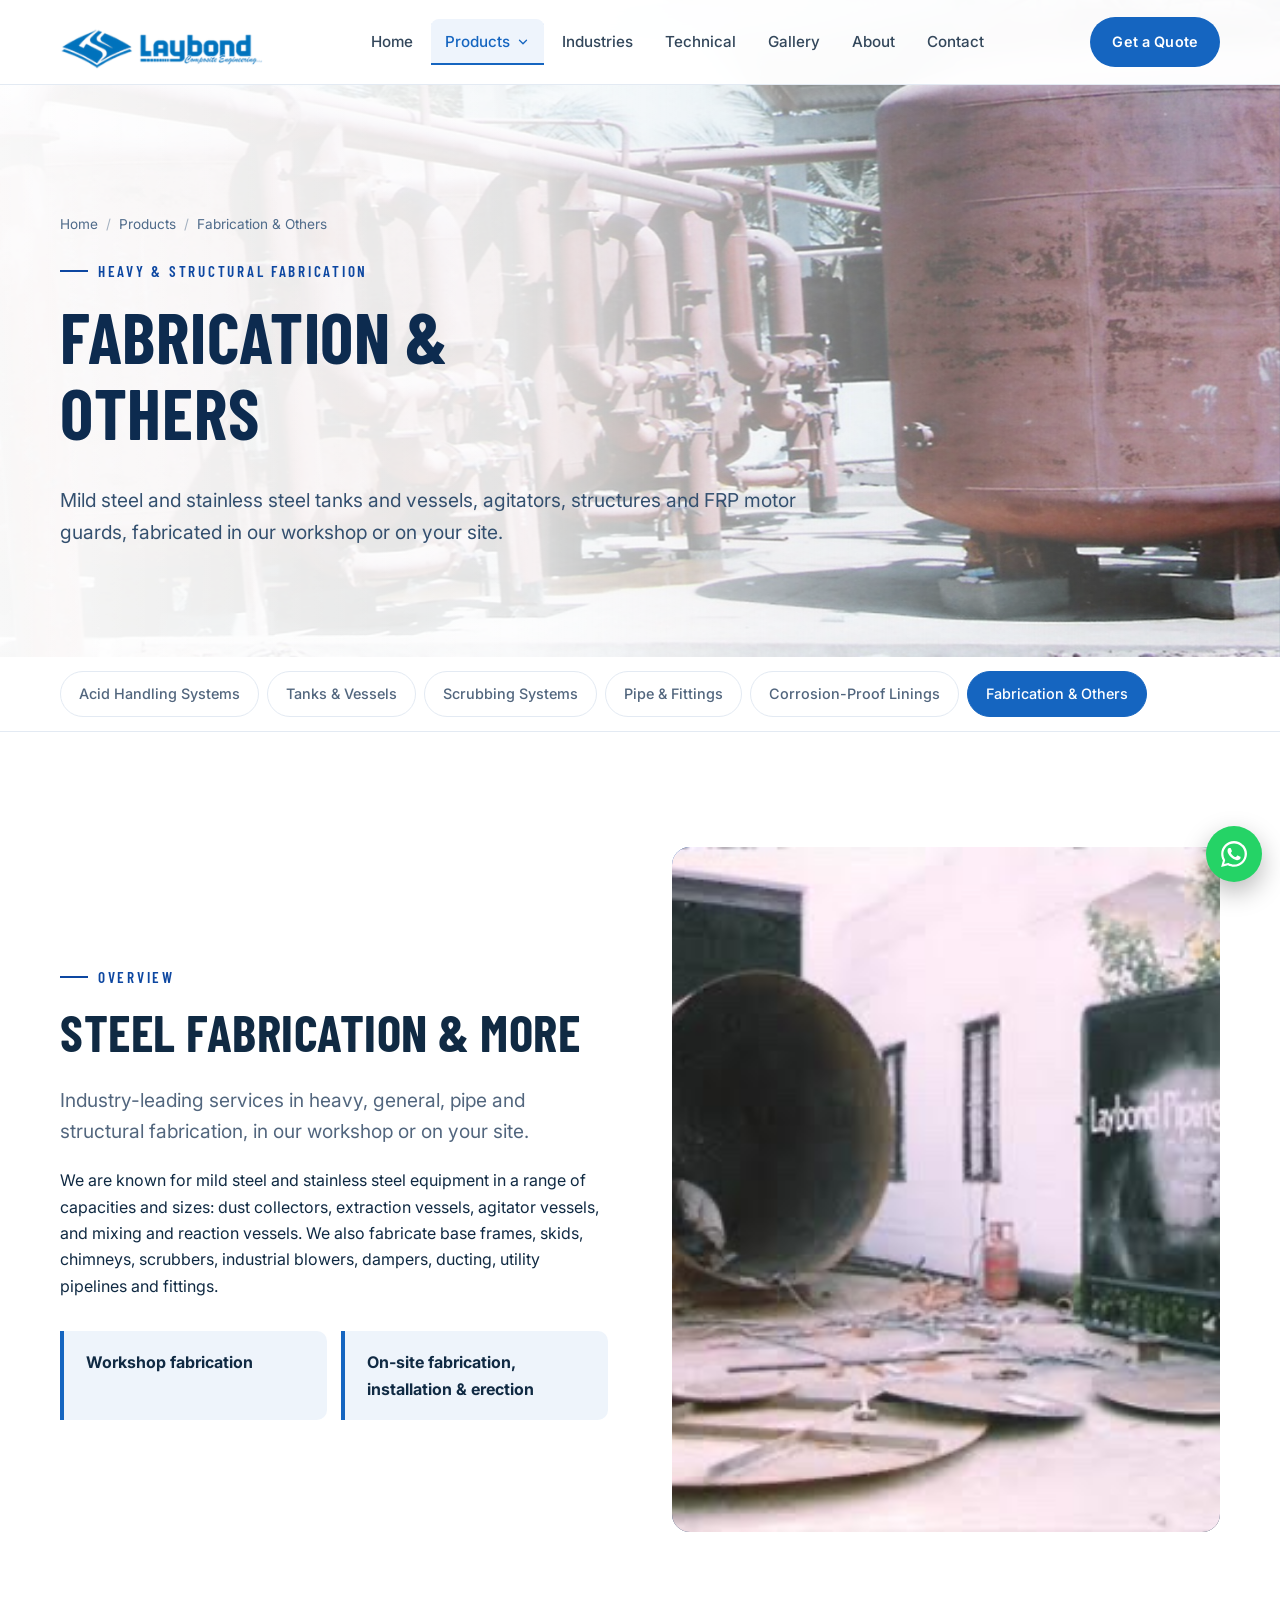
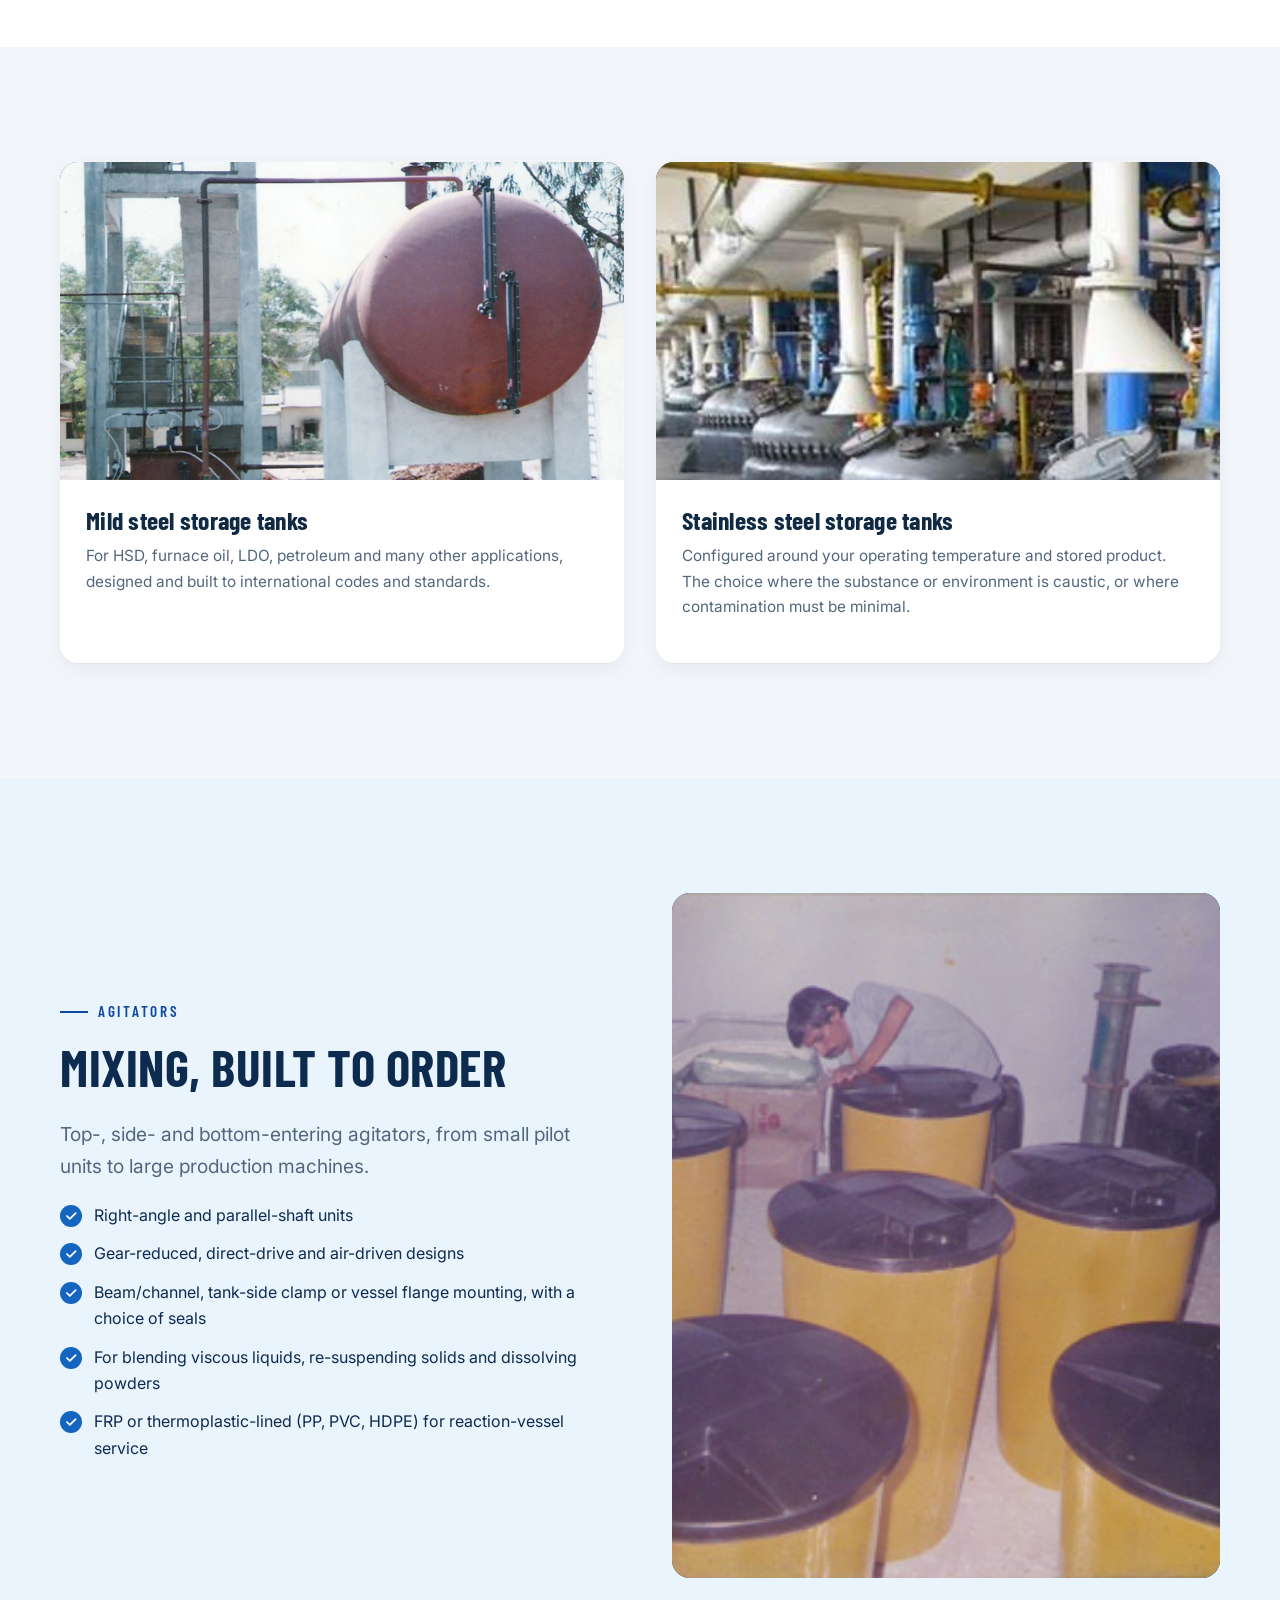
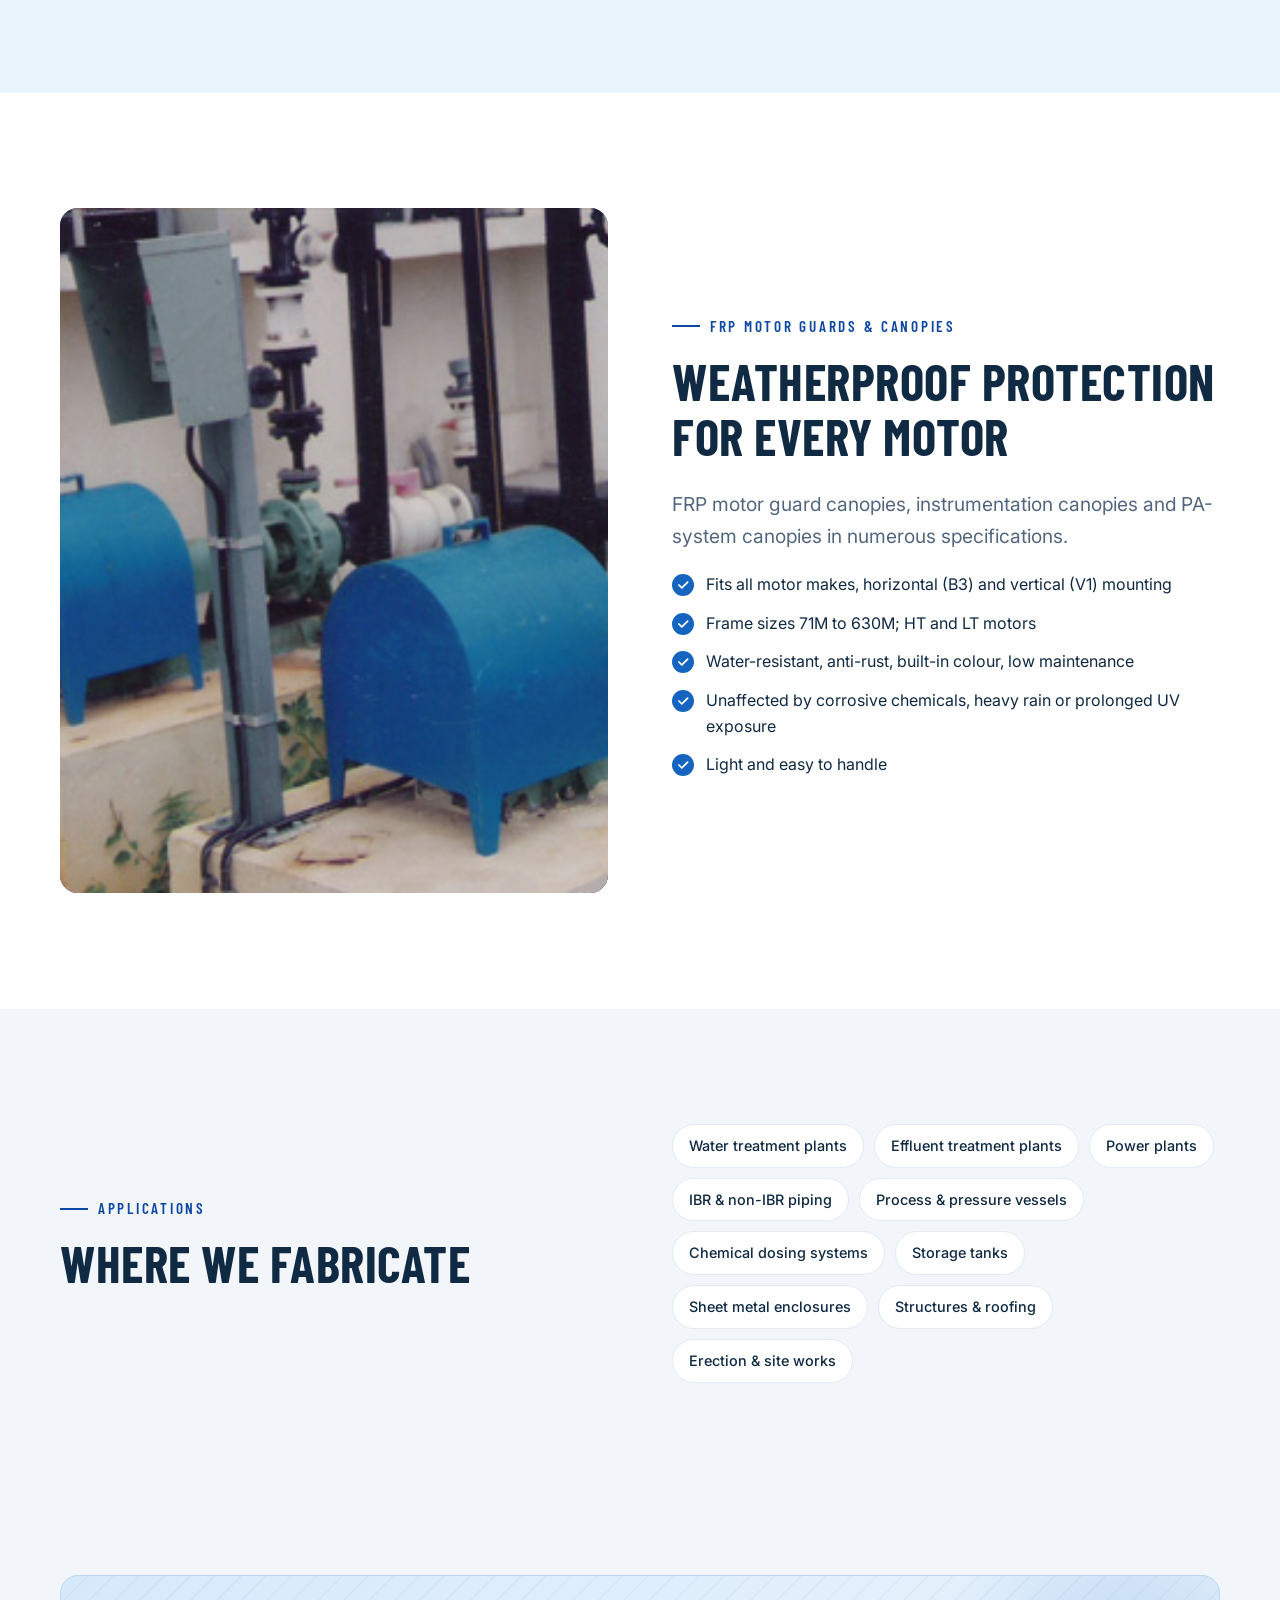
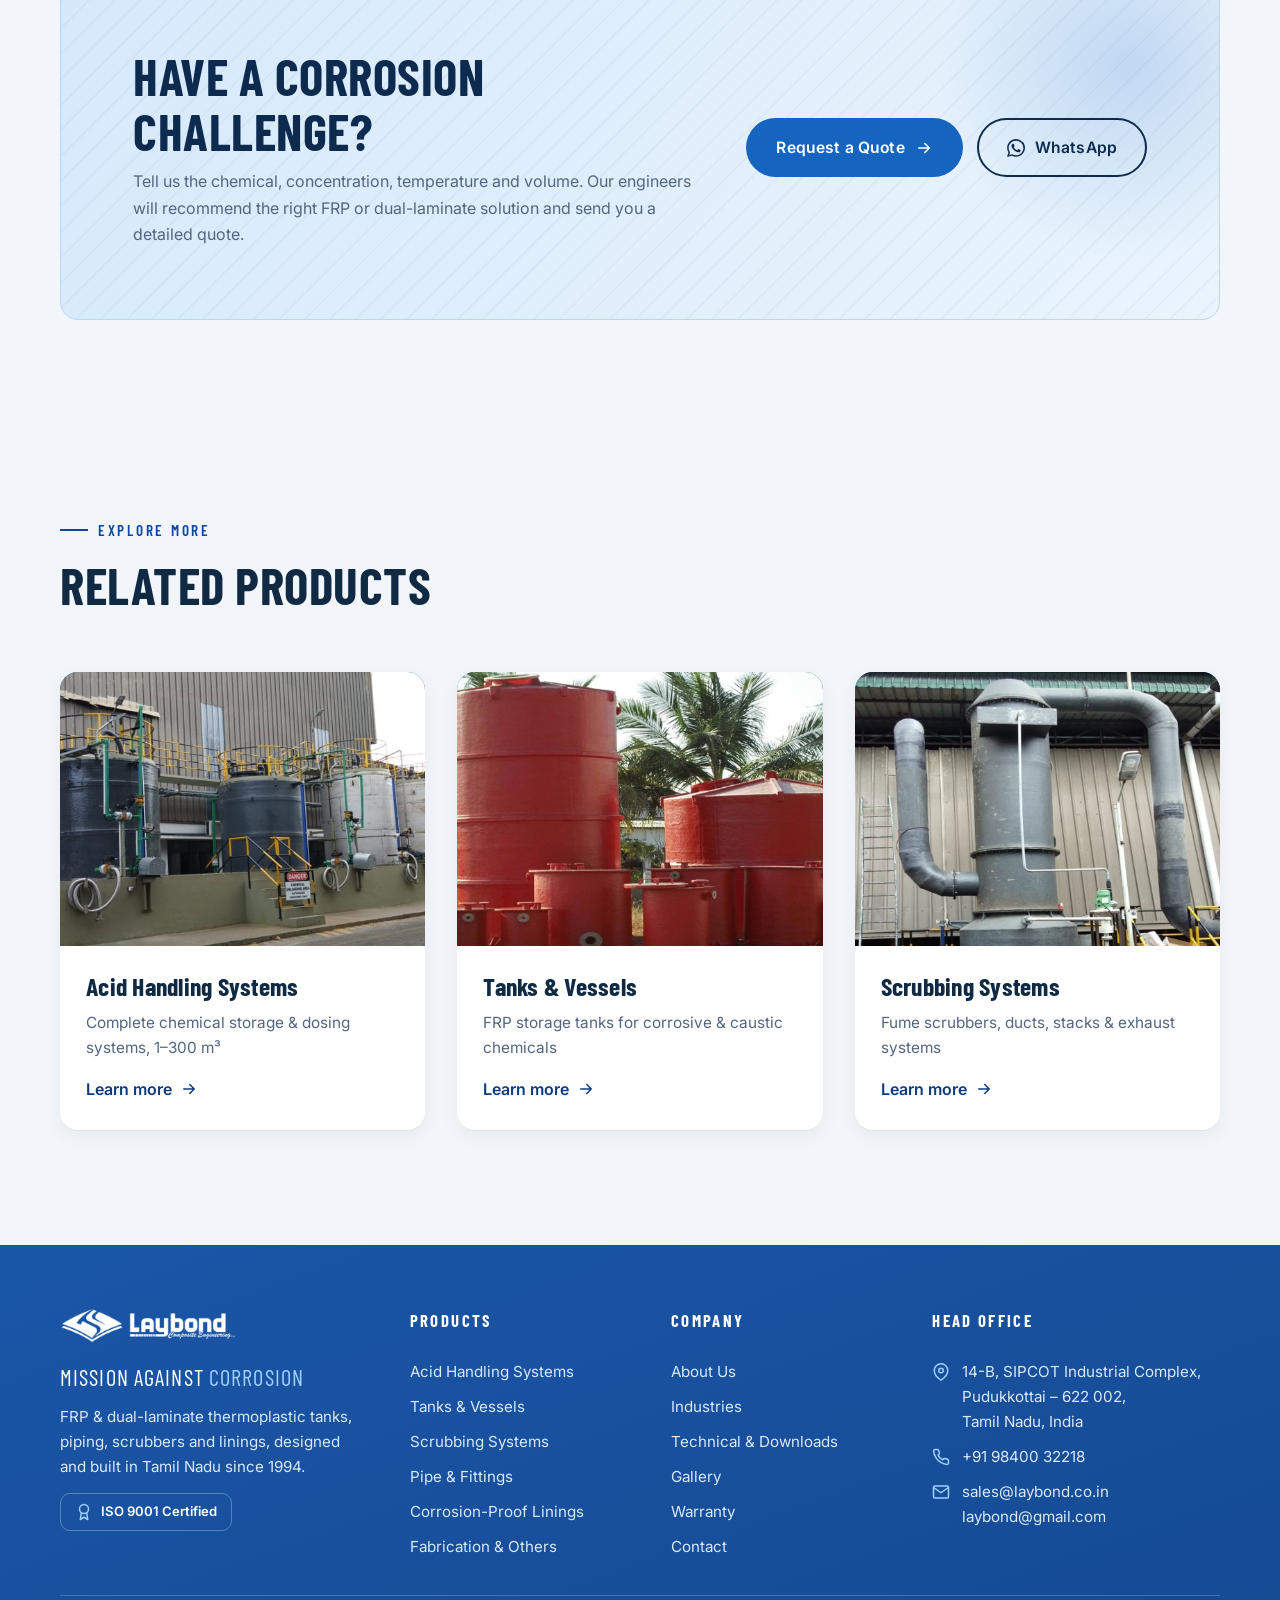
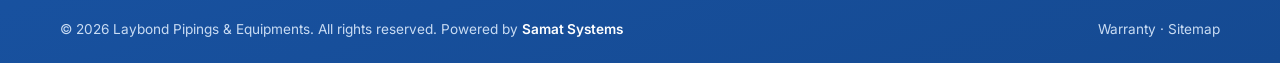
<file: steel-fabrications.html>
<!DOCTYPE html>
<html lang="en" class="no-js">
<head>
<meta charset="utf-8">
<meta name="viewport" content="width=device-width, initial-scale=1">
<title>Steel Fabrication, Agitators & FRP Motor Guards – Laybond</title>
<meta name="description" content="MS and SS storage tanks, process vessels, agitators, ducting, structures and FRP motor guard canopies. Workshop and on-site fabrication, installation and erection.">
<link rel="canonical" href="https://laybond.co.in/steel-fabrications.html">
<meta name="theme-color" content="#1565c0">
<meta property="og:type" content="website">
<meta property="og:site_name" content="Laybond Pipings &amp; Equipments">
<meta property="og:title" content="Steel Fabrication, Agitators & FRP Motor Guards – Laybond">
<meta property="og:description" content="MS and SS storage tanks, process vessels, agitators, ducting, structures and FRP motor guard canopies. Workshop and on-site fabrication, installation and erection.">
<meta property="og:url" content="https://laybond.co.in/steel-fabrications.html">
<meta property="og:image" content="https://laybond.co.in/assets/images/hero/home-hero.jpg">
<meta name="twitter:card" content="summary_large_image">
<link rel="icon" href="assets/images/logo/favicon.svg" type="image/svg+xml">
<link rel="apple-touch-icon" href="assets/images/logo/apple-touch-icon.png">
<link rel="preconnect" href="https://fonts.googleapis.com">
<link rel="preconnect" href="https://fonts.gstatic.com" crossorigin>
<link href="https://fonts.googleapis.com/css2?family=Barlow+Condensed:wght@500;600;700&family=Inter:wght@400;500;600;700&display=swap" rel="stylesheet">
<link rel="stylesheet" href="assets/css/style.css?v=c88986c0">
<script type="application/ld+json">
{"@context":"https://schema.org","@type":"Organization","name":"Laybond Pipings & Equipments","alternateName":"Laybond","url":"https://laybond.co.in/","logo":"https://laybond.co.in/assets/images/logo/Laybond2.png","foundingDate":"1994","slogan":"Mission Against Corrosion","email":"sales@laybond.co.in","telephone":"+919840032218","address":{"@type":"PostalAddress","streetAddress":"14-B, SIPCOT Industrial Complex","addressLocality":"Pudukkottai","postalCode":"622002","addressRegion":"Tamil Nadu","addressCountry":"IN"},"contactPoint":[{"@type":"ContactPoint","telephone":"+919840032218","contactType":"sales","areaServed":"IN"}]}
</script>
</head>
<body class="page-steel-fabrications">
<a class="skip-link" href="#main">Skip to content</a>
<header class="site-header">
  <div class="container header-inner">
    <a class="logo" href="index.html" aria-label="Laybond – home"><img src="assets/images/logo/laybond-logo-color@2x.png" alt="Laybond Composite Engineering" width="240" height="62"></a>
    <nav class="nav" id="site-nav" aria-label="Main">
      <a href="index.html">Home</a>
      <div class="nav-drop is-current">
        <button type="button" aria-expanded="false" aria-haspopup="true">Products <svg width="24" height="24" viewBox="0 0 24 24" fill="none" stroke="currentColor" stroke-width="2.2" stroke-linecap="round" stroke-linejoin="round"><path d="M6 9l6 6 6-6"/></svg></button>
        <div class="mega"><a href="chemical-handling-systems.html"><span class="mega-icon"><svg width="24" height="24" viewBox="0 0 24 24" fill="none" stroke="currentColor" stroke-width="1.8" stroke-linecap="round" stroke-linejoin="round"><path d="M9 3h6M10 3v6L4.5 18.5A2 2 0 0 0 6.2 21.5h11.6a2 2 0 0 0 1.7-3L14 9V3"/><path d="M7 15h10"/></svg></span><span><strong>Acid Handling Systems</strong><span>Complete chemical storage & dosing systems, 1–300 m³</span></span></a><a href="frp-tanks.html"><span class="mega-icon"><svg width="24" height="24" viewBox="0 0 24 24" fill="none" stroke="currentColor" stroke-width="1.8" stroke-linecap="round" stroke-linejoin="round"><ellipse cx="12" cy="5" rx="7" ry="2.5"/><path d="M5 5v13c0 1.4 3.1 2.5 7 2.5s7-1.1 7-2.5V5"/><path d="M5 11.5c0 1.4 3.1 2.5 7 2.5s7-1.1 7-2.5"/></svg></span><span><strong>Tanks & Vessels</strong><span>FRP storage tanks for corrosive & caustic chemicals</span></span></a><a href="fume-extraction.html"><span class="mega-icon"><svg width="24" height="24" viewBox="0 0 24 24" fill="none" stroke="currentColor" stroke-width="1.8" stroke-linecap="round" stroke-linejoin="round"><path d="M8 22V8h8v14M10 8V2h4v6M5 22h14"/><path d="M15 4c1.5-1 3-1 4 0M17 6.5c1.2-.8 2.4-.8 3.5 0"/></svg></span><span><strong>Scrubbing Systems</strong><span>Fume scrubbers, ducts, stacks & exhaust systems</span></span></a><a href="pipe-fittings.html"><span class="mega-icon"><svg width="24" height="24" viewBox="0 0 24 24" fill="none" stroke="currentColor" stroke-width="1.8" stroke-linecap="round" stroke-linejoin="round"><path d="M2 8h9a3 3 0 0 1 3 3v11M2 14h5a1 1 0 0 1 1 1v7"/><path d="M2 6v10M12 22h8M14 22v-2M8 22v-2"/></svg></span><span><strong>Pipe & Fittings</strong><span>FRP pipe 25–1500 mm with a full fittings range</span></span></a><a href="corrosion-proof-linings.html"><span class="mega-icon"><svg width="24" height="24" viewBox="0 0 24 24" fill="none" stroke="currentColor" stroke-width="1.8" stroke-linecap="round" stroke-linejoin="round"><rect x="3" y="3" width="18" height="18" rx="2"/><rect x="7" y="7" width="10" height="10" rx="1"/><path d="M3 9h4M17 15h4"/></svg></span><span><strong>Corrosion-Proof Linings</strong><span>FRP linings for steel & concrete structures</span></span></a><a href="steel-fabrications.html" aria-current="page"><span class="mega-icon"><svg width="24" height="24" viewBox="0 0 24 24" fill="none" stroke="currentColor" stroke-width="1.8" stroke-linecap="round" stroke-linejoin="round"><path d="M14.7 6.3a1 1 0 0 0 0 1.4l1.6 1.6a1 1 0 0 0 1.4 0l3.8-3.8a6 6 0 0 1-7.9 7.9l-6.9 6.9a2.1 2.1 0 0 1-3-3l6.9-6.9a6 6 0 0 1 7.9-7.9l-3.8 3.8z"/></svg></span><span><strong>Fabrication & Others</strong><span>MS / SS tanks, agitators, motor guards & structures</span></span></a></div>
      </div>
      <a href="industries.html">Industries</a>
      <a href="technical.html">Technical</a>
      <a href="gallery.html">Gallery</a>
      <a href="about.html">About</a>
      <a href="contact.html">Contact</a>
      <div class="mobile-cta">
        <a class="btn btn--primary" href="contact.html">Request a Quote <svg width="24" height="24" viewBox="0 0 24 24" fill="none" stroke="currentColor" stroke-width="2" stroke-linecap="round" stroke-linejoin="round"><path d="M5 12h14M13 6l6 6-6 6"/></svg></a>
        <a class="btn btn--ghost" href="tel:+919840032218"><svg width="24" height="24" viewBox="0 0 24 24" fill="none" stroke="currentColor" stroke-width="2" stroke-linecap="round" stroke-linejoin="round"><path d="M22 16.9v3a2 2 0 0 1-2.2 2 19.8 19.8 0 0 1-8.6-3.1 19.5 19.5 0 0 1-6-6A19.8 19.8 0 0 1 2.1 4.2 2 2 0 0 1 4.1 2h3a2 2 0 0 1 2 1.7c.1.9.4 1.8.7 2.7a2 2 0 0 1-.5 2.1L8 9.8a16 16 0 0 0 6 6l1.3-1.3a2 2 0 0 1 2.1-.4c.9.3 1.8.6 2.7.7a2 2 0 0 1 1.7 2z"/></svg> +91 98400 32218</a>
      </div>
    </nav>
    <div class="header-cta">
      <a class="btn btn--primary" href="contact.html">Get a Quote</a>
      <button class="menu-toggle" type="button" aria-label="Menu" aria-controls="site-nav" aria-expanded="false"><span></span><span></span><span></span></button>
    </div>
  </div>
</header>
<main id="main">
<section class="page-hero">
  <div class="media hero-media" data-label="Fabrication &amp; Others"><img src="assets/images/hero/fabrication-hero.jpg" alt="" fetchpriority="high" onerror="this.remove()"></div>
  <div class="container">
    <ol class="breadcrumb"><li><a href="index.html">Home</a></li><li aria-current="page">Products</li><li aria-current="page">Fabrication &amp; Others</li></ol>
    <span class="eyebrow">Heavy &amp; structural fabrication</span>
    <h1>Fabrication &amp; others</h1>
    <p class="lead">Mild steel and stainless steel tanks and vessels, agitators, structures and FRP motor guards, fabricated in our workshop or on your site.</p>
  </div>
</section>
<div class="product-strip"><div class="container"><nav class="product-nav" aria-label="Products"><a href="chemical-handling-systems.html">Acid Handling Systems</a><a href="frp-tanks.html">Tanks & Vessels</a><a href="fume-extraction.html">Scrubbing Systems</a><a href="pipe-fittings.html">Pipe & Fittings</a><a href="corrosion-proof-linings.html">Corrosion-Proof Linings</a><a href="steel-fabrications.html" aria-current="page">Fabrication & Others</a></nav></div></div>
<section class="section section--white">
  <div class="container">
    <div class="split">
      <div class="reveal">
        <span class="eyebrow">Overview</span>
        <h2>Steel fabrication &amp; more</h2>
        <p class="lead">Industry-leading services in heavy, general, pipe and structural fabrication, in our workshop or on your site.</p>
        <p>We are known for mild steel and stainless steel equipment in a range of capacities and sizes: dust collectors, extraction vessels, agitator vessels, and mixing and reaction vessels. We also fabricate base frames, skids, chimneys, scrubbers, industrial blowers, dampers, ducting, utility pipelines and fittings.</p>
        <div class="grid mt-2" style="grid-template-columns:1fr 1fr;gap:14px">
          <div class="note"><strong>Workshop fabrication</strong></div>
          <div class="note"><strong>On-site fabrication, installation &amp; erection</strong></div>
        </div>
      </div>
      <div class="reveal reveal-d1"><div class="media media--tall" data-label="Steel fabrication"><img src="assets/images/products/fabrication.jpg" alt="Steel fabrication" loading="lazy" decoding="async" onerror="this.remove()"></div></div>
    </div>
  </div>
</section>
<section class="section">
  <div class="container">
    <div class="grid grid-2">
      <div class="card reveal">
        <div class="media media--wide" data-label="Mild steel storage tank"><img src="assets/images/products/ms-tanks.jpg" alt="Mild steel storage tank" loading="lazy" decoding="async" onerror="this.remove()"></div>
        <div class="card-body"><h3>Mild steel storage tanks</h3><p>For HSD, furnace oil, LDO, petroleum and many other applications, designed and built to international codes and standards.</p></div>
      </div>
      <div class="card reveal reveal-d1">
        <div class="media media--wide" data-label="Stainless steel tank"><img src="assets/images/products/ss-tanks.jpg" alt="Stainless steel tank" loading="lazy" decoding="async" onerror="this.remove()"></div>
        <div class="card-body"><h3>Stainless steel storage tanks</h3><p>Configured around your operating temperature and stored product. The choice where the substance or environment is caustic, or where contamination must be minimal.</p></div>
      </div>
    </div>
  </div>
</section>
<section class="section section--dark">
  <div class="container">
    <div class="split">
      <div class="reveal">
        <span class="eyebrow">Agitators</span>
        <h2>Mixing, built to order</h2>
        <p class="lead">Top-, side- and bottom-entering agitators, from small pilot units to large production machines.</p>
        <ul class="check-list"><li>Right-angle and parallel-shaft units</li><li>Gear-reduced, direct-drive and air-driven designs</li><li>Beam/channel, tank-side clamp or vessel flange mounting, with a choice of seals</li><li>For blending viscous liquids, re-suspending solids and dissolving powders</li><li>FRP or thermoplastic-lined (PP, PVC, HDPE) for reaction-vessel service</li></ul>
      </div>
      <div class="reveal reveal-d1"><div class="media media--tall" data-label="Agitator"><img src="assets/images/products/agitator.jpg" alt="Agitator" loading="lazy" decoding="async" onerror="this.remove()"></div></div>
    </div>
  </div>
</section>
<section class="section section--white">
  <div class="container">
    <div class="split split--reverse">
      <div class="reveal">
        <span class="eyebrow">FRP motor guards &amp; canopies</span>
        <h2>Weatherproof protection for every motor</h2>
        <p class="lead">FRP motor guard canopies, instrumentation canopies and PA-system canopies in numerous specifications.</p>
        <ul class="check-list"><li>Fits all motor makes, horizontal (B3) and vertical (V1) mounting</li><li>Frame sizes 71M to 630M; HT and LT motors</li><li>Water-resistant, anti-rust, built-in colour, low maintenance</li><li>Unaffected by corrosive chemicals, heavy rain or prolonged UV exposure</li><li>Light and easy to handle</li></ul>
      </div>
      <div class="reveal reveal-d1"><div class="media media--tall" data-label="FRP motor guard canopy"><img src="assets/images/products/motor-guard.jpg" alt="FRP motor guard canopy" loading="lazy" decoding="async" onerror="this.remove()"></div></div>
    </div>
  </div>
</section>
<section class="section">
  <div class="container">
    <div class="split">
      <div class="reveal"><span class="eyebrow">Applications</span><h2>Where we fabricate</h2></div>
      <div class="reveal reveal-d1"><ul class="chips"><li>Water treatment plants</li><li>Effluent treatment plants</li><li>Power plants</li><li>IBR &amp; non-IBR piping</li><li>Process &amp; pressure vessels</li><li>Chemical dosing systems</li><li>Storage tanks</li><li>Sheet metal enclosures</li><li>Structures &amp; roofing</li><li>Erection &amp; site works</li></ul></div>
    </div>
  </div>
</section>
<section class="section section--tight">
  <div class="container">
    <div class="cta-band reveal">
      <div>
        <h2>Have a corrosion challenge?</h2>
        <p>Tell us the chemical, concentration, temperature and volume. Our engineers will recommend the right FRP or dual-laminate solution and send you a detailed quote.</p>
      </div>
      <div class="btn-row">
        <a class="btn btn--primary" href="contact.html?product=Fabrication+%26+Others">Request a Quote <svg width="24" height="24" viewBox="0 0 24 24" fill="none" stroke="currentColor" stroke-width="2" stroke-linecap="round" stroke-linejoin="round"><path d="M5 12h14M13 6l6 6-6 6"/></svg></a>
        <a class="btn btn--ghost" href="https://wa.me/919840032218?text=Hello%20Laybond%2C%20I%20would%20like%20a%20quote%20for%20your%20requirement" target="_blank" rel="noopener"><svg width="24" height="24" viewBox="0 0 24 24" fill="currentColor"><path d="M17.5 14.4c-.3-.1-1.8-.9-2-1-.3-.1-.5-.1-.7.1-.2.3-.8 1-.9 1.2-.2.2-.3.2-.6.1-.3-.1-1.3-.5-2.4-1.5-.9-.8-1.5-1.8-1.7-2.1-.2-.3 0-.5.1-.6l.4-.5c.2-.2.2-.3.3-.5.1-.2 0-.4 0-.5l-.9-2.2c-.2-.6-.5-.5-.7-.5h-.6c-.2 0-.5.1-.8.4-.3.3-1 1-1 2.5s1.1 2.9 1.2 3.1c.1.2 2.1 3.2 5.1 4.5.7.3 1.3.5 1.7.6.7.2 1.4.2 1.9.1.6-.1 1.8-.7 2-1.4.2-.7.2-1.3.2-1.4-.1-.2-.3-.3-.6-.4zM12 21.8c-1.8 0-3.5-.5-5-1.4l-.4-.2-3.7 1 1-3.6-.2-.4A9.8 9.8 0 0 1 2.2 12C2.2 6.6 6.6 2.2 12 2.2c2.6 0 5.1 1 6.9 2.9a9.7 9.7 0 0 1 2.9 6.9c0 5.4-4.4 9.8-9.8 9.8zm8.4-18.2A11.8 11.8 0 0 0 12 0C5.5 0 .2 5.3.2 11.9c0 2.1.5 4.1 1.6 5.9L.1 24l6.3-1.7c1.7.9 3.7 1.4 5.7 1.4 6.5 0 11.9-5.3 11.9-11.9 0-3.2-1.2-6.2-3.5-8.4z"/></svg> WhatsApp</a>
      </div>
    </div>
  </div>
</section>
<section class="section">
  <div class="container">
    <div class="section-head"><span class="eyebrow">Explore more</span><h2>Related products</h2></div>
    <div class="grid grid-3"><a class="card reveal reveal-d0" href="chemical-handling-systems.html">
        <div class="media " data-label="Acid Handling Systems"><img src="assets/images/products/acid-handling.jpg" alt="Acid Handling Systems" loading="lazy" decoding="async" onerror="this.remove()"></div>
        <div class="card-body"><h3>Acid Handling Systems</h3><p>Complete chemical storage & dosing systems, 1–300 m³</p><span class="card-link">Learn more <svg width="24" height="24" viewBox="0 0 24 24" fill="none" stroke="currentColor" stroke-width="2" stroke-linecap="round" stroke-linejoin="round"><path d="M5 12h14M13 6l6 6-6 6"/></svg></span></div>
      </a><a class="card reveal reveal-d1" href="frp-tanks.html">
        <div class="media " data-label="Tanks & Vessels"><img src="assets/images/products/frp-tanks.jpg" alt="Tanks & Vessels" loading="lazy" decoding="async" onerror="this.remove()"></div>
        <div class="card-body"><h3>Tanks & Vessels</h3><p>FRP storage tanks for corrosive & caustic chemicals</p><span class="card-link">Learn more <svg width="24" height="24" viewBox="0 0 24 24" fill="none" stroke="currentColor" stroke-width="2" stroke-linecap="round" stroke-linejoin="round"><path d="M5 12h14M13 6l6 6-6 6"/></svg></span></div>
      </a><a class="card reveal reveal-d2" href="fume-extraction.html">
        <div class="media " data-label="Scrubbing Systems"><img src="assets/images/products/scrubbers.jpg" alt="Scrubbing Systems" loading="lazy" decoding="async" onerror="this.remove()"></div>
        <div class="card-body"><h3>Scrubbing Systems</h3><p>Fume scrubbers, ducts, stacks & exhaust systems</p><span class="card-link">Learn more <svg width="24" height="24" viewBox="0 0 24 24" fill="none" stroke="currentColor" stroke-width="2" stroke-linecap="round" stroke-linejoin="round"><path d="M5 12h14M13 6l6 6-6 6"/></svg></span></div>
      </a></div>
  </div>
</section>
</main>
<footer class="site-footer">
  <div class="container">
    <div class="footer-grid">
      <div class="footer-brand">
        <img src="assets/images/logo/Laybond2.png" alt="Laybond" width="240" height="62" loading="lazy">
        <p class="footer-tag">Mission Against <span>Corrosion</span></p>
        <p>FRP &amp; dual-laminate thermoplastic tanks, piping, scrubbers and linings, designed and built in Tamil Nadu since 1994.</p>
        <span class="iso-badge"><svg width="24" height="24" viewBox="0 0 24 24" fill="none" stroke="currentColor" stroke-width="2" stroke-linecap="round" stroke-linejoin="round"><circle cx="12" cy="8" r="6"/><path d="M15.5 13L17 22l-5-3-5 3 1.5-9"/></svg> ISO 9001 Certified</span>
      </div>
      <div>
        <h4>Products</h4>
        <ul><li><a href="chemical-handling-systems.html">Acid Handling Systems</a></li><li><a href="frp-tanks.html">Tanks & Vessels</a></li><li><a href="fume-extraction.html">Scrubbing Systems</a></li><li><a href="pipe-fittings.html">Pipe & Fittings</a></li><li><a href="corrosion-proof-linings.html">Corrosion-Proof Linings</a></li><li><a href="steel-fabrications.html">Fabrication & Others</a></li></ul>
      </div>
      <div>
        <h4>Company</h4>
        <ul>
          <li><a href="about.html">About Us</a></li>
          <li><a href="industries.html">Industries</a></li>
          <li><a href="technical.html">Technical &amp; Downloads</a></li>
          <li><a href="gallery.html">Gallery</a></li>
          <li><a href="warranty.html">Warranty</a></li>
          <li><a href="contact.html">Contact</a></li>
        </ul>
      </div>
      <div>
        <h4>Head Office</h4>
        <ul class="footer-contact">
          <li><svg width="24" height="24" viewBox="0 0 24 24" fill="none" stroke="currentColor" stroke-width="2" stroke-linecap="round" stroke-linejoin="round"><path d="M21 10c0 7-9 13-9 13S3 17 3 10a9 9 0 0 1 18 0z"/><circle cx="12" cy="10" r="3"/></svg><address>14-B, SIPCOT Industrial Complex,<br>Pudukkottai – 622 002,<br>Tamil Nadu, India</address></li>
          <li><svg width="24" height="24" viewBox="0 0 24 24" fill="none" stroke="currentColor" stroke-width="2" stroke-linecap="round" stroke-linejoin="round"><path d="M22 16.9v3a2 2 0 0 1-2.2 2 19.8 19.8 0 0 1-8.6-3.1 19.5 19.5 0 0 1-6-6A19.8 19.8 0 0 1 2.1 4.2 2 2 0 0 1 4.1 2h3a2 2 0 0 1 2 1.7c.1.9.4 1.8.7 2.7a2 2 0 0 1-.5 2.1L8 9.8a16 16 0 0 0 6 6l1.3-1.3a2 2 0 0 1 2.1-.4c.9.3 1.8.6 2.7.7a2 2 0 0 1 1.7 2z"/></svg><span><a href="tel:+919840032218">+91 98400 32218</a></span></li>
          <li><svg width="24" height="24" viewBox="0 0 24 24" fill="none" stroke="currentColor" stroke-width="2" stroke-linecap="round" stroke-linejoin="round"><rect x="2" y="4" width="20" height="16" rx="2"/><path d="M22 6l-10 7L2 6"/></svg><span><a href="mailto:sales@laybond.co.in">sales@laybond.co.in</a><br><a href="mailto:laybond@gmail.com">laybond@gmail.com</a></span></li>
        </ul>
      </div>
    </div>
    <div class="footer-bottom">
      <span>© <span data-year>2026</span> Laybond Pipings &amp; Equipments. All rights reserved. Powered by <strong>Samat Systems</strong></span>
      <span><a href="warranty.html">Warranty</a> · <a href="sitemap.xml">Sitemap</a></span>
    </div>
  </div>
</footer>
<div class="float-actions">
  <a class="float-btn float-btn--top" href="#main" aria-label="Back to top"><svg width="24" height="24" viewBox="0 0 24 24" fill="none" stroke="currentColor" stroke-width="2.4" stroke-linecap="round" stroke-linejoin="round"><path d="M18 15l-6-6-6 6"/></svg></a>
  <a class="float-btn float-btn--call" href="tel:+919840032218" aria-label="Call Laybond"><svg width="24" height="24" viewBox="0 0 24 24" fill="none" stroke="currentColor" stroke-width="2" stroke-linecap="round" stroke-linejoin="round"><path d="M22 16.9v3a2 2 0 0 1-2.2 2 19.8 19.8 0 0 1-8.6-3.1 19.5 19.5 0 0 1-6-6A19.8 19.8 0 0 1 2.1 4.2 2 2 0 0 1 4.1 2h3a2 2 0 0 1 2 1.7c.1.9.4 1.8.7 2.7a2 2 0 0 1-.5 2.1L8 9.8a16 16 0 0 0 6 6l1.3-1.3a2 2 0 0 1 2.1-.4c.9.3 1.8.6 2.7.7a2 2 0 0 1 1.7 2z"/></svg></a>
  <a class="float-btn float-btn--wa" href="https://wa.me/919840032218?text=Hello%20Laybond%2C%20I%20would%20like%20a%20quote%20for%20your%20requirement" target="_blank" rel="noopener" aria-label="Chat on WhatsApp"><svg width="24" height="24" viewBox="0 0 24 24" fill="currentColor"><path d="M17.5 14.4c-.3-.1-1.8-.9-2-1-.3-.1-.5-.1-.7.1-.2.3-.8 1-.9 1.2-.2.2-.3.2-.6.1-.3-.1-1.3-.5-2.4-1.5-.9-.8-1.5-1.8-1.7-2.1-.2-.3 0-.5.1-.6l.4-.5c.2-.2.2-.3.3-.5.1-.2 0-.4 0-.5l-.9-2.2c-.2-.6-.5-.5-.7-.5h-.6c-.2 0-.5.1-.8.4-.3.3-1 1-1 2.5s1.1 2.9 1.2 3.1c.1.2 2.1 3.2 5.1 4.5.7.3 1.3.5 1.7.6.7.2 1.4.2 1.9.1.6-.1 1.8-.7 2-1.4.2-.7.2-1.3.2-1.4-.1-.2-.3-.3-.6-.4zM12 21.8c-1.8 0-3.5-.5-5-1.4l-.4-.2-3.7 1 1-3.6-.2-.4A9.8 9.8 0 0 1 2.2 12C2.2 6.6 6.6 2.2 12 2.2c2.6 0 5.1 1 6.9 2.9a9.7 9.7 0 0 1 2.9 6.9c0 5.4-4.4 9.8-9.8 9.8zm8.4-18.2A11.8 11.8 0 0 0 12 0C5.5 0 .2 5.3.2 11.9c0 2.1.5 4.1 1.6 5.9L.1 24l6.3-1.7c1.7.9 3.7 1.4 5.7 1.4 6.5 0 11.9-5.3 11.9-11.9 0-3.2-1.2-6.2-3.5-8.4z"/></svg></a>
</div>
<script src="assets/js/main.js?v=562722f5" defer></script>
</body>
</html>
</file>
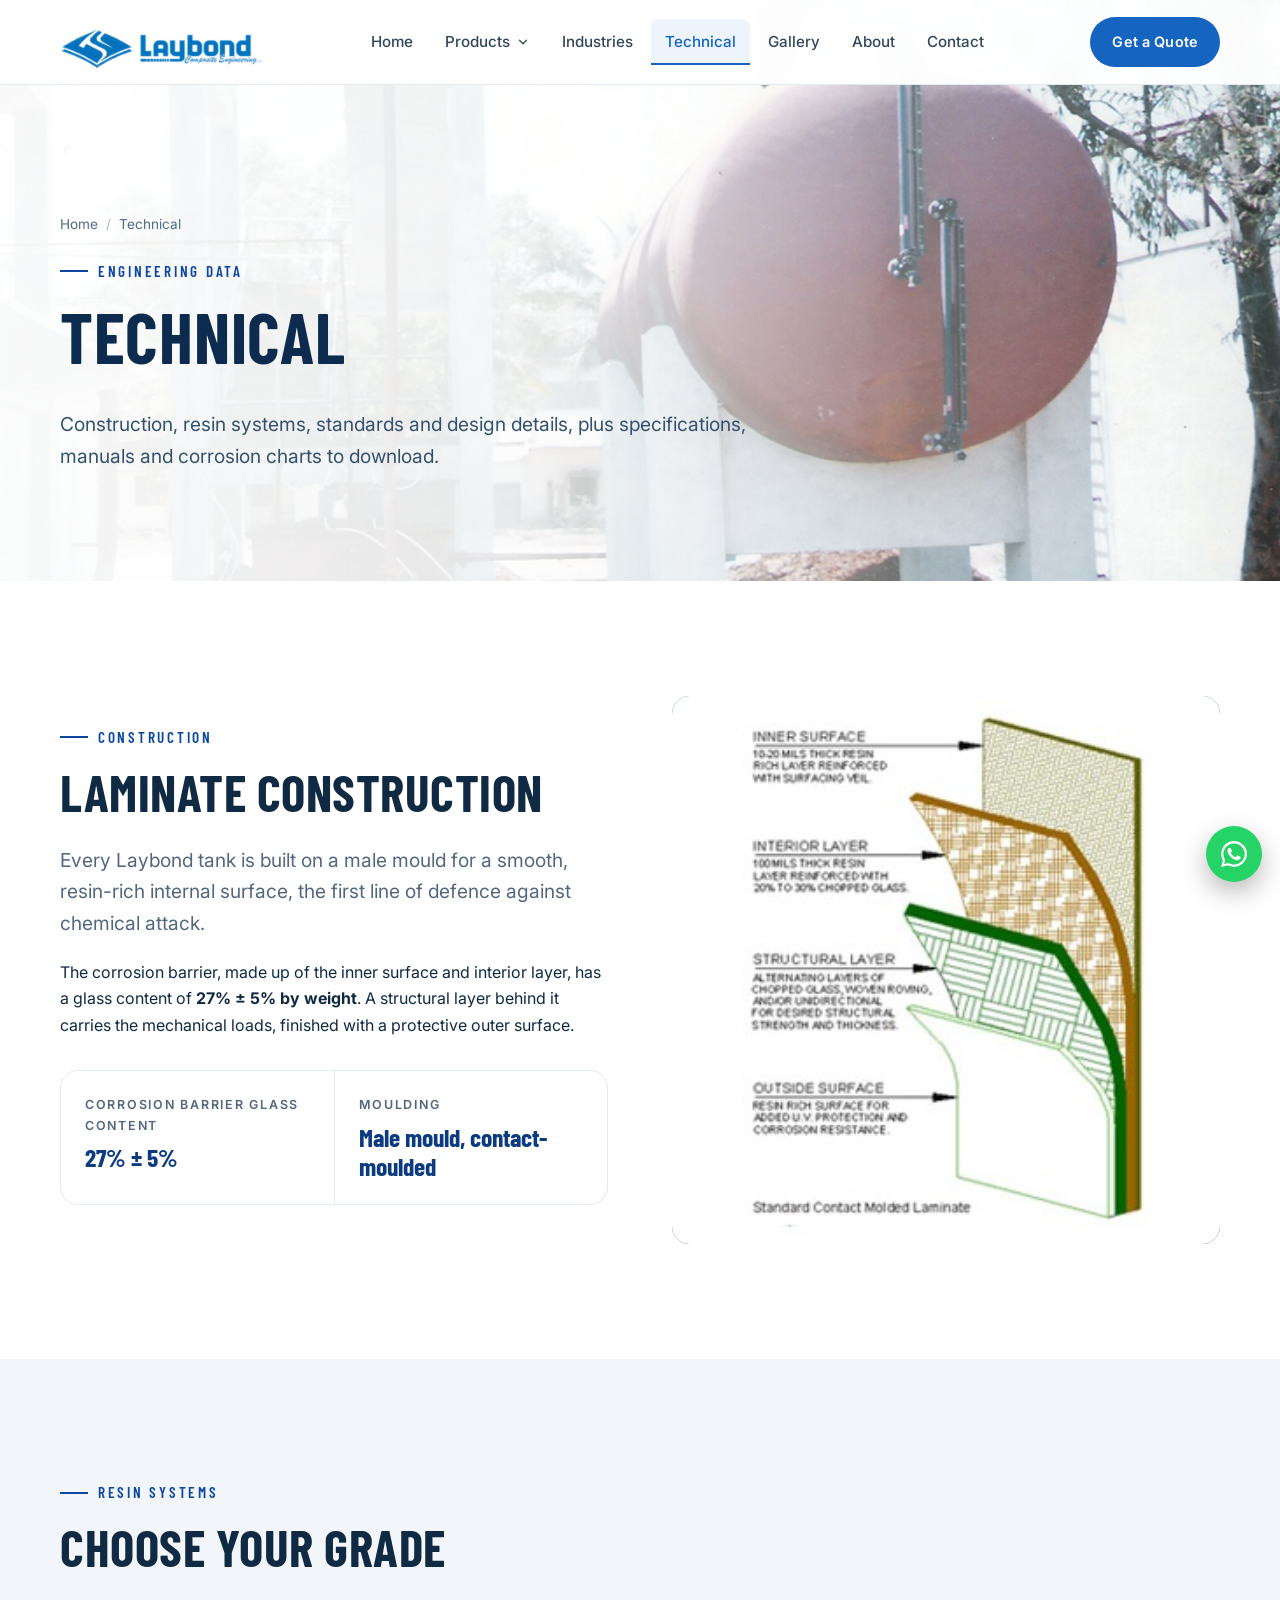
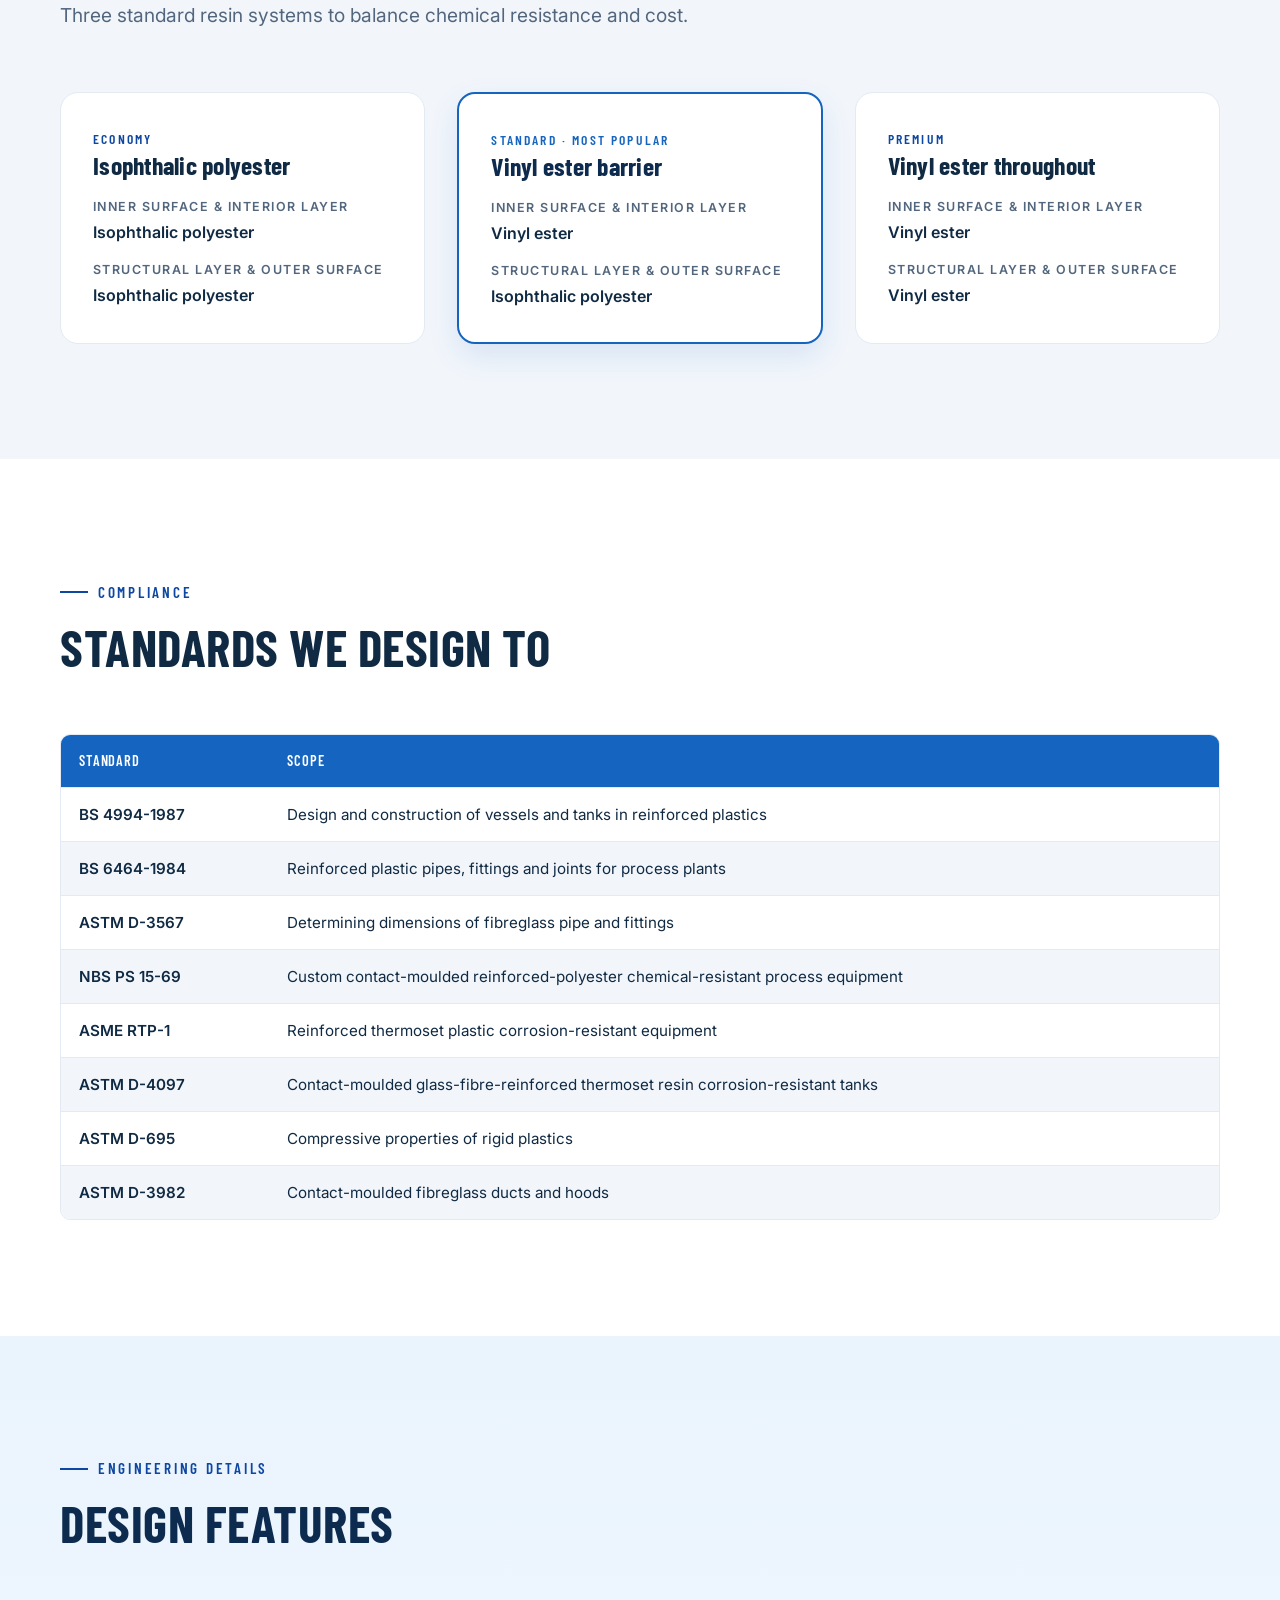
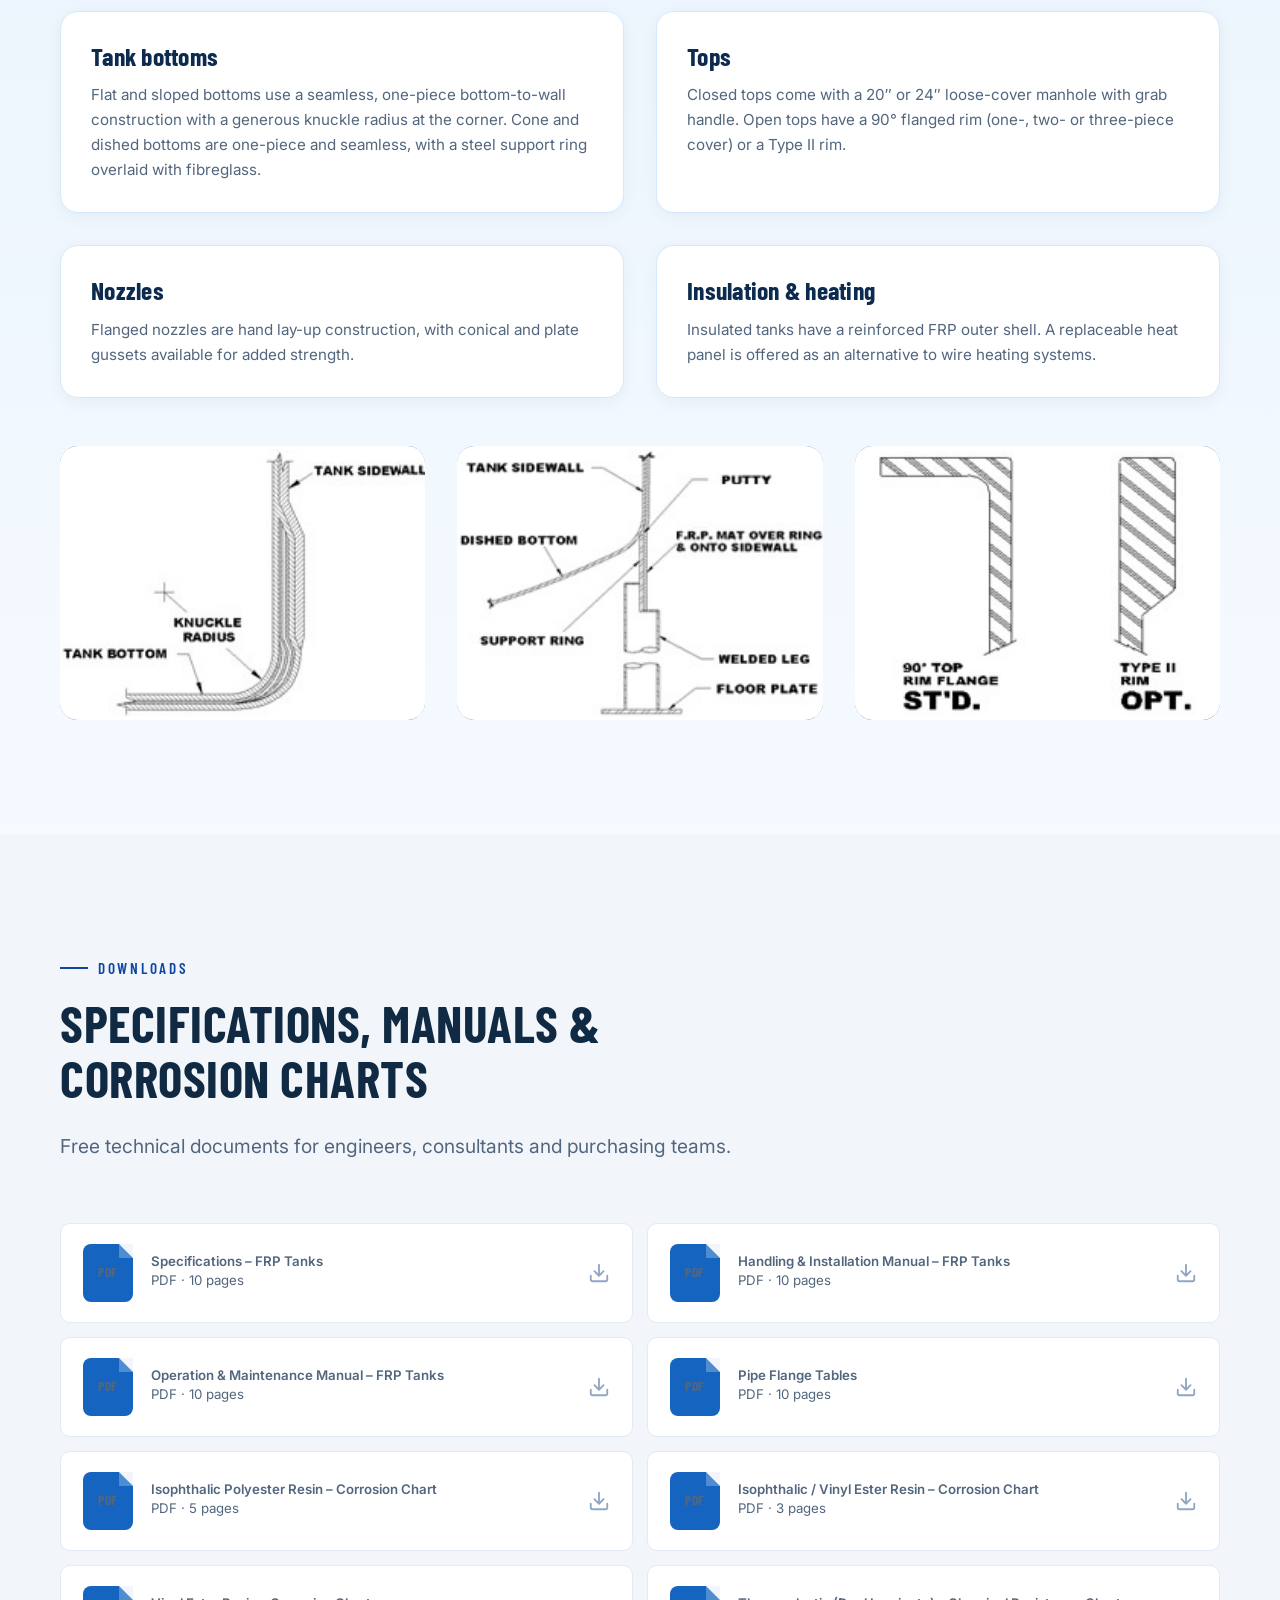
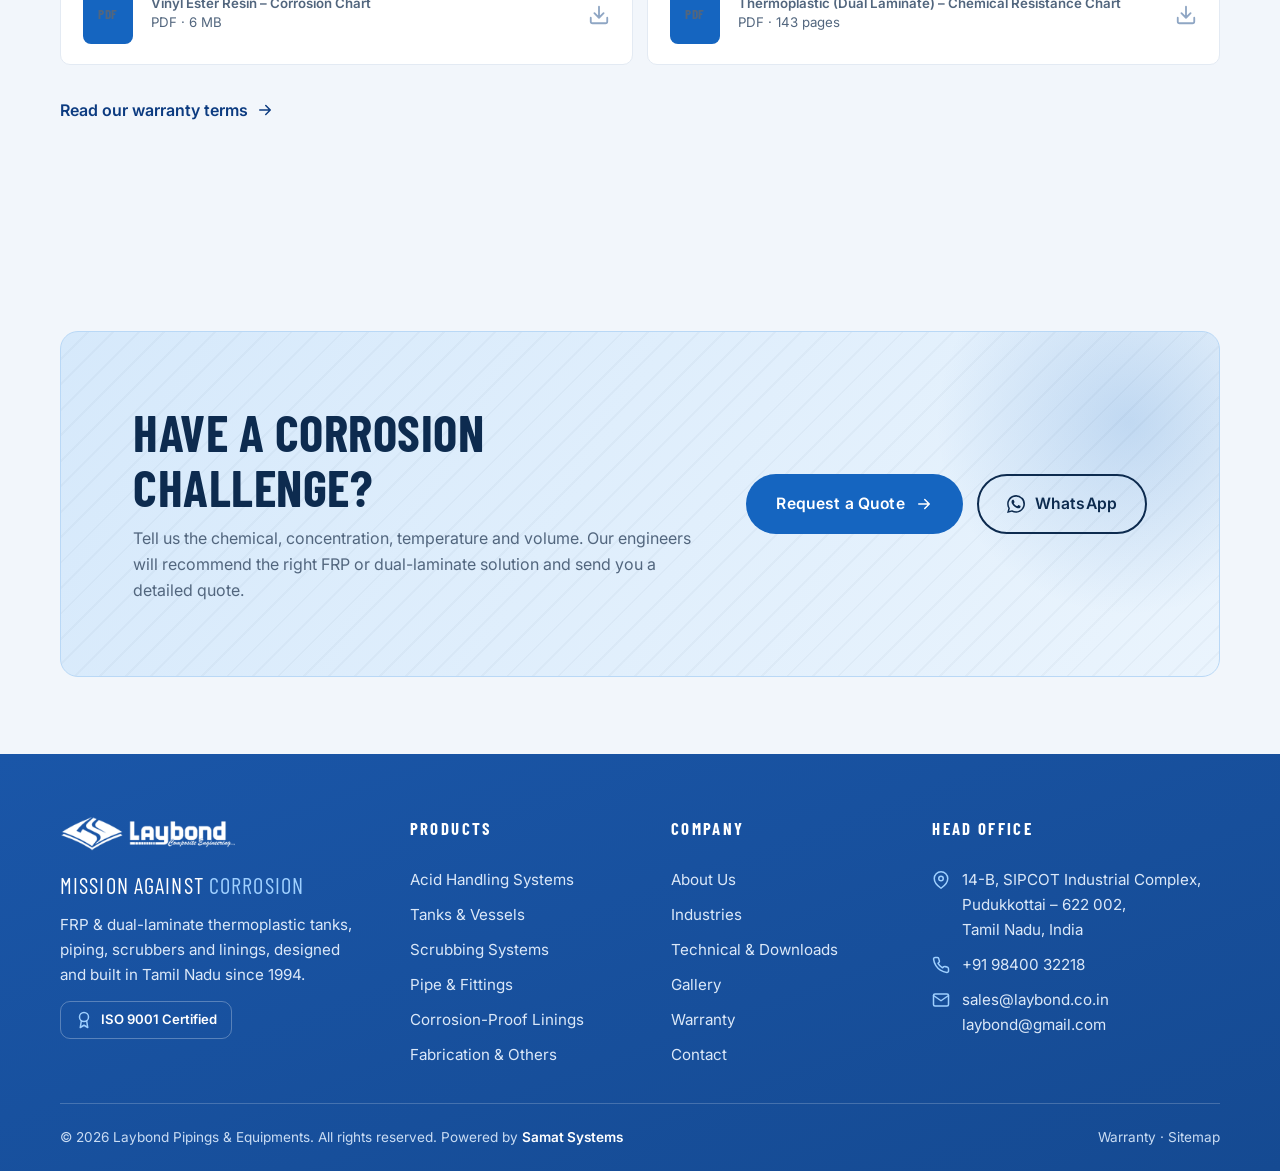
<file: technical.html>
<!DOCTYPE html>
<html lang="en" class="no-js">
<head>
<meta charset="utf-8">
<meta name="viewport" content="width=device-width, initial-scale=1">
<title>Technical Data, Standards & Downloads | Laybond FRP</title>
<meta name="description" content="FRP laminate construction, resin systems, design standards (BS 4994, ASTM D-4097, ASME RTP-1), design features and downloadable specifications, manuals and corrosion charts.">
<link rel="canonical" href="https://laybond.co.in/technical.html">
<meta name="theme-color" content="#1565c0">
<meta property="og:type" content="website">
<meta property="og:site_name" content="Laybond Pipings &amp; Equipments">
<meta property="og:title" content="Technical Data, Standards & Downloads | Laybond FRP">
<meta property="og:description" content="FRP laminate construction, resin systems, design standards (BS 4994, ASTM D-4097, ASME RTP-1), design features and downloadable specifications, manuals and corrosion charts.">
<meta property="og:url" content="https://laybond.co.in/technical.html">
<meta property="og:image" content="https://laybond.co.in/assets/images/hero/home-hero.jpg">
<meta name="twitter:card" content="summary_large_image">
<link rel="icon" href="assets/images/logo/favicon.svg" type="image/svg+xml">
<link rel="apple-touch-icon" href="assets/images/logo/apple-touch-icon.png">
<link rel="preconnect" href="https://fonts.googleapis.com">
<link rel="preconnect" href="https://fonts.gstatic.com" crossorigin>
<link href="https://fonts.googleapis.com/css2?family=Barlow+Condensed:wght@500;600;700&family=Inter:wght@400;500;600;700&display=swap" rel="stylesheet">
<link rel="stylesheet" href="assets/css/style.css?v=c88986c0">
<script type="application/ld+json">
{"@context":"https://schema.org","@type":"Organization","name":"Laybond Pipings & Equipments","alternateName":"Laybond","url":"https://laybond.co.in/","logo":"https://laybond.co.in/assets/images/logo/Laybond2.png","foundingDate":"1994","slogan":"Mission Against Corrosion","email":"sales@laybond.co.in","telephone":"+919840032218","address":{"@type":"PostalAddress","streetAddress":"14-B, SIPCOT Industrial Complex","addressLocality":"Pudukkottai","postalCode":"622002","addressRegion":"Tamil Nadu","addressCountry":"IN"},"contactPoint":[{"@type":"ContactPoint","telephone":"+919840032218","contactType":"sales","areaServed":"IN"}]}
</script>
</head>
<body class="page-technical">
<a class="skip-link" href="#main">Skip to content</a>
<header class="site-header">
  <div class="container header-inner">
    <a class="logo" href="index.html" aria-label="Laybond – home"><img src="assets/images/logo/laybond-logo-color@2x.png" alt="Laybond Composite Engineering" width="240" height="62"></a>
    <nav class="nav" id="site-nav" aria-label="Main">
      <a href="index.html">Home</a>
      <div class="nav-drop">
        <button type="button" aria-expanded="false" aria-haspopup="true">Products <svg width="24" height="24" viewBox="0 0 24 24" fill="none" stroke="currentColor" stroke-width="2.2" stroke-linecap="round" stroke-linejoin="round"><path d="M6 9l6 6 6-6"/></svg></button>
        <div class="mega"><a href="chemical-handling-systems.html"><span class="mega-icon"><svg width="24" height="24" viewBox="0 0 24 24" fill="none" stroke="currentColor" stroke-width="1.8" stroke-linecap="round" stroke-linejoin="round"><path d="M9 3h6M10 3v6L4.5 18.5A2 2 0 0 0 6.2 21.5h11.6a2 2 0 0 0 1.7-3L14 9V3"/><path d="M7 15h10"/></svg></span><span><strong>Acid Handling Systems</strong><span>Complete chemical storage & dosing systems, 1–300 m³</span></span></a><a href="frp-tanks.html"><span class="mega-icon"><svg width="24" height="24" viewBox="0 0 24 24" fill="none" stroke="currentColor" stroke-width="1.8" stroke-linecap="round" stroke-linejoin="round"><ellipse cx="12" cy="5" rx="7" ry="2.5"/><path d="M5 5v13c0 1.4 3.1 2.5 7 2.5s7-1.1 7-2.5V5"/><path d="M5 11.5c0 1.4 3.1 2.5 7 2.5s7-1.1 7-2.5"/></svg></span><span><strong>Tanks & Vessels</strong><span>FRP storage tanks for corrosive & caustic chemicals</span></span></a><a href="fume-extraction.html"><span class="mega-icon"><svg width="24" height="24" viewBox="0 0 24 24" fill="none" stroke="currentColor" stroke-width="1.8" stroke-linecap="round" stroke-linejoin="round"><path d="M8 22V8h8v14M10 8V2h4v6M5 22h14"/><path d="M15 4c1.5-1 3-1 4 0M17 6.5c1.2-.8 2.4-.8 3.5 0"/></svg></span><span><strong>Scrubbing Systems</strong><span>Fume scrubbers, ducts, stacks & exhaust systems</span></span></a><a href="pipe-fittings.html"><span class="mega-icon"><svg width="24" height="24" viewBox="0 0 24 24" fill="none" stroke="currentColor" stroke-width="1.8" stroke-linecap="round" stroke-linejoin="round"><path d="M2 8h9a3 3 0 0 1 3 3v11M2 14h5a1 1 0 0 1 1 1v7"/><path d="M2 6v10M12 22h8M14 22v-2M8 22v-2"/></svg></span><span><strong>Pipe & Fittings</strong><span>FRP pipe 25–1500 mm with a full fittings range</span></span></a><a href="corrosion-proof-linings.html"><span class="mega-icon"><svg width="24" height="24" viewBox="0 0 24 24" fill="none" stroke="currentColor" stroke-width="1.8" stroke-linecap="round" stroke-linejoin="round"><rect x="3" y="3" width="18" height="18" rx="2"/><rect x="7" y="7" width="10" height="10" rx="1"/><path d="M3 9h4M17 15h4"/></svg></span><span><strong>Corrosion-Proof Linings</strong><span>FRP linings for steel & concrete structures</span></span></a><a href="steel-fabrications.html"><span class="mega-icon"><svg width="24" height="24" viewBox="0 0 24 24" fill="none" stroke="currentColor" stroke-width="1.8" stroke-linecap="round" stroke-linejoin="round"><path d="M14.7 6.3a1 1 0 0 0 0 1.4l1.6 1.6a1 1 0 0 0 1.4 0l3.8-3.8a6 6 0 0 1-7.9 7.9l-6.9 6.9a2.1 2.1 0 0 1-3-3l6.9-6.9a6 6 0 0 1 7.9-7.9l-3.8 3.8z"/></svg></span><span><strong>Fabrication & Others</strong><span>MS / SS tanks, agitators, motor guards & structures</span></span></a></div>
      </div>
      <a href="industries.html">Industries</a>
      <a href="technical.html" aria-current="page">Technical</a>
      <a href="gallery.html">Gallery</a>
      <a href="about.html">About</a>
      <a href="contact.html">Contact</a>
      <div class="mobile-cta">
        <a class="btn btn--primary" href="contact.html">Request a Quote <svg width="24" height="24" viewBox="0 0 24 24" fill="none" stroke="currentColor" stroke-width="2" stroke-linecap="round" stroke-linejoin="round"><path d="M5 12h14M13 6l6 6-6 6"/></svg></a>
        <a class="btn btn--ghost" href="tel:+919840032218"><svg width="24" height="24" viewBox="0 0 24 24" fill="none" stroke="currentColor" stroke-width="2" stroke-linecap="round" stroke-linejoin="round"><path d="M22 16.9v3a2 2 0 0 1-2.2 2 19.8 19.8 0 0 1-8.6-3.1 19.5 19.5 0 0 1-6-6A19.8 19.8 0 0 1 2.1 4.2 2 2 0 0 1 4.1 2h3a2 2 0 0 1 2 1.7c.1.9.4 1.8.7 2.7a2 2 0 0 1-.5 2.1L8 9.8a16 16 0 0 0 6 6l1.3-1.3a2 2 0 0 1 2.1-.4c.9.3 1.8.6 2.7.7a2 2 0 0 1 1.7 2z"/></svg> +91 98400 32218</a>
      </div>
    </nav>
    <div class="header-cta">
      <a class="btn btn--primary" href="contact.html">Get a Quote</a>
      <button class="menu-toggle" type="button" aria-label="Menu" aria-controls="site-nav" aria-expanded="false"><span></span><span></span><span></span></button>
    </div>
  </div>
</header>
<main id="main">
<section class="page-hero">
  <div class="media hero-media" data-label="Technical hero"><img src="assets/images/hero/technical-hero.jpg" alt="" fetchpriority="high" onerror="this.remove()"></div>
  <div class="container">
    <ol class="breadcrumb"><li><a href="index.html">Home</a></li><li aria-current="page">Technical</li></ol>
    <span class="eyebrow">Engineering data</span>
    <h1>Technical</h1>
    <p class="lead">Construction, resin systems, standards and design details, plus specifications, manuals and corrosion charts to download.</p>
  </div>
</section>
<section class="section section--white">
  <div class="container">
    <div class="split">
      <div class="reveal">
        <span class="eyebrow">Construction</span>
        <h2>Laminate construction</h2>
        <p class="lead">Every Laybond tank is built on a male mould for a smooth, resin-rich internal surface, the first line of defence against chemical attack.</p>
        <p>The corrosion barrier, made up of the inner surface and interior layer, has a glass content of <strong>27% ± 5% by weight</strong>. A structural layer behind it carries the mechanical loads, finished with a protective outer surface.</p>
        <dl class="spec-list mt-2"><div><dt>Corrosion barrier glass content</dt><dd>27% ± 5%</dd></div><div><dt>Moulding</dt><dd>Male mould, contact-moulded</dd></div></dl>
      </div>
      <div class="reveal reveal-d1"><div class="media media--square" data-label="Laminate construction diagram"><img src="assets/images/products/laminate-construction.jpg" alt="Laminate construction diagram" loading="lazy" decoding="async" onerror="this.remove()"></div></div>
    </div>
  </div>
</section>
<section class="section">
  <div class="container">
    <div class="section-head"><span class="eyebrow">Resin systems</span><h2>Choose your grade</h2><p class="lead">Three standard resin systems to balance chemical resistance and cost.</p></div>
    <div class="grid grid-3">
      <div class="tier reveal"><span class="tier-label">Economy</span><h3>Isophthalic polyester</h3><dl><div><dt>Inner surface &amp; interior layer</dt><dd>Isophthalic polyester</dd></div><div><dt>Structural layer &amp; outer surface</dt><dd>Isophthalic polyester</dd></div></dl></div>
      <div class="tier tier--featured reveal reveal-d1"><span class="tier-label">Standard · most popular</span><h3>Vinyl ester barrier</h3><dl><div><dt>Inner surface &amp; interior layer</dt><dd>Vinyl ester</dd></div><div><dt>Structural layer &amp; outer surface</dt><dd>Isophthalic polyester</dd></div></dl></div>
      <div class="tier reveal reveal-d2"><span class="tier-label">Premium</span><h3>Vinyl ester throughout</h3><dl><div><dt>Inner surface &amp; interior layer</dt><dd>Vinyl ester</dd></div><div><dt>Structural layer &amp; outer surface</dt><dd>Vinyl ester</dd></div></dl></div>
    </div>
  </div>
</section>
<section class="section section--white">
  <div class="container">
    <div class="section-head"><span class="eyebrow">Compliance</span><h2>Standards we design to</h2></div>
    <div class="table-wrap reveal"><table class="spec-table"><thead><tr><th>Standard</th><th>Scope</th></tr></thead><tbody><tr><td>BS 4994-1987</td><td>Design and construction of vessels and tanks in reinforced plastics</td></tr><tr><td>BS 6464-1984</td><td>Reinforced plastic pipes, fittings and joints for process plants</td></tr><tr><td>ASTM D-3567</td><td>Determining dimensions of fibreglass pipe and fittings</td></tr><tr><td>NBS PS 15-69</td><td>Custom contact-moulded reinforced-polyester chemical-resistant process equipment</td></tr><tr><td>ASME RTP-1</td><td>Reinforced thermoset plastic corrosion-resistant equipment</td></tr><tr><td>ASTM D-4097</td><td>Contact-moulded glass-fibre-reinforced thermoset resin corrosion-resistant tanks</td></tr><tr><td>ASTM D-695</td><td>Compressive properties of rigid plastics</td></tr><tr><td>ASTM D-3982</td><td>Contact-moulded fibreglass ducts and hoods</td></tr></tbody></table></div>
  </div>
</section>
<section class="section section--darker">
  <div class="container">
    <div class="section-head"><span class="eyebrow">Engineering details</span><h2>Design features</h2></div>
    <div class="grid grid-2">
      <div class="feature reveal"><h3>Tank bottoms</h3><p>Flat and sloped bottoms use a seamless, one-piece bottom-to-wall construction with a generous knuckle radius at the corner. Cone and dished bottoms are one-piece and seamless, with a steel support ring overlaid with fibreglass.</p></div>
      <div class="feature reveal reveal-d1"><h3>Tops</h3><p>Closed tops come with a 20″ or 24″ loose-cover manhole with grab handle. Open tops have a 90° flanged rim (one-, two- or three-piece cover) or a Type II rim.</p></div>
      <div class="feature reveal"><h3>Nozzles</h3><p>Flanged nozzles are hand lay-up construction, with conical and plate gussets available for added strength.</p></div>
      <div class="feature reveal reveal-d1"><h3>Insulation &amp; heating</h3><p>Insulated tanks have a reinforced FRP outer shell. A replaceable heat panel is offered as an alternative to wire heating systems.</p></div>
    </div>
    <div class="grid grid-3 mt-3">
      <div class="media " data-label="Design features 1"><img src="assets/images/products/design-features-1.jpg" alt="Design features 1" loading="lazy" decoding="async" onerror="this.remove()"></div>
      <div class="media " data-label="Design features 2"><img src="assets/images/products/design-features-2.jpg" alt="Design features 2" loading="lazy" decoding="async" onerror="this.remove()"></div>
      <div class="media " data-label="Design features 3"><img src="assets/images/products/design-features-3.jpg" alt="Design features 3" loading="lazy" decoding="async" onerror="this.remove()"></div>
    </div>
  </div>
</section>
<section class="section" id="downloads">
  <div class="container">
    <div class="section-head"><span class="eyebrow">Downloads</span><h2>Specifications, manuals &amp; corrosion charts</h2><p class="lead">Free technical documents for engineers, consultants and purchasing teams.</p></div>
    <div class="grid grid-2" style="gap:14px"><a class="download reveal" href="assets/downloads/SpecificationLaybond.pdf" target="_blank" rel="noopener"><span class="download-icon">PDF</span><span><strong>Specifications – FRP Tanks</strong><span>PDF · 10 pages</span></span><svg width="24" height="24" viewBox="0 0 24 24" fill="none" stroke="currentColor" stroke-width="2" stroke-linecap="round" stroke-linejoin="round"><path d="M21 15v4a2 2 0 0 1-2 2H5a2 2 0 0 1-2-2v-4M7 10l5 5 5-5M12 15V3"/></svg></a><a class="download reveal" href="assets/downloads/HIManualLaybond.pdf" target="_blank" rel="noopener"><span class="download-icon">PDF</span><span><strong>Handling &amp; Installation Manual – FRP Tanks</strong><span>PDF · 10 pages</span></span><svg width="24" height="24" viewBox="0 0 24 24" fill="none" stroke="currentColor" stroke-width="2" stroke-linecap="round" stroke-linejoin="round"><path d="M21 15v4a2 2 0 0 1-2 2H5a2 2 0 0 1-2-2v-4M7 10l5 5 5-5M12 15V3"/></svg></a><a class="download reveal" href="assets/downloads/OMManual-Laybond.pdf" target="_blank" rel="noopener"><span class="download-icon">PDF</span><span><strong>Operation &amp; Maintenance Manual – FRP Tanks</strong><span>PDF · 10 pages</span></span><svg width="24" height="24" viewBox="0 0 24 24" fill="none" stroke="currentColor" stroke-width="2" stroke-linecap="round" stroke-linejoin="round"><path d="M21 15v4a2 2 0 0 1-2 2H5a2 2 0 0 1-2-2v-4M7 10l5 5 5-5M12 15V3"/></svg></a><a class="download reveal" href="assets/downloads/flangetable.pdf" target="_blank" rel="noopener"><span class="download-icon">PDF</span><span><strong>Pipe Flange Tables</strong><span>PDF · 10 pages</span></span><svg width="24" height="24" viewBox="0 0 24 24" fill="none" stroke="currentColor" stroke-width="2" stroke-linecap="round" stroke-linejoin="round"><path d="M21 15v4a2 2 0 0 1-2 2H5a2 2 0 0 1-2-2v-4M7 10l5 5 5-5M12 15V3"/></svg></a><a class="download reveal" href="assets/downloads/IsopthalicPolyEsterResin-II.pdf" target="_blank" rel="noopener"><span class="download-icon">PDF</span><span><strong>Isophthalic Polyester Resin – Corrosion Chart</strong><span>PDF · 5 pages</span></span><svg width="24" height="24" viewBox="0 0 24 24" fill="none" stroke="currentColor" stroke-width="2" stroke-linecap="round" stroke-linejoin="round"><path d="M21 15v4a2 2 0 0 1-2 2H5a2 2 0 0 1-2-2v-4M7 10l5 5 5-5M12 15V3"/></svg></a><a class="download reveal" href="assets/downloads/IsopthalicVinylEsterResin-I.pdf" target="_blank" rel="noopener"><span class="download-icon">PDF</span><span><strong>Isophthalic / Vinyl Ester Resin – Corrosion Chart</strong><span>PDF · 3 pages</span></span><svg width="24" height="24" viewBox="0 0 24 24" fill="none" stroke="currentColor" stroke-width="2" stroke-linecap="round" stroke-linejoin="round"><path d="M21 15v4a2 2 0 0 1-2 2H5a2 2 0 0 1-2-2v-4M7 10l5 5 5-5M12 15V3"/></svg></a><a class="download reveal" href="assets/downloads/corrossionchartforvinylesters.pdf" target="_blank" rel="noopener"><span class="download-icon">PDF</span><span><strong>Vinyl Ester Resin – Corrosion Chart</strong><span>PDF · 6 MB</span></span><svg width="24" height="24" viewBox="0 0 24 24" fill="none" stroke="currentColor" stroke-width="2" stroke-linecap="round" stroke-linejoin="round"><path d="M21 15v4a2 2 0 0 1-2 2H5a2 2 0 0 1-2-2v-4M7 10l5 5 5-5M12 15V3"/></svg></a><a class="download reveal" href="assets/downloads/chemicalresistanceofthermoplasticforduallaminatecons.pdf" target="_blank" rel="noopener"><span class="download-icon">PDF</span><span><strong>Thermoplastic (Dual Laminate) – Chemical Resistance Chart</strong><span>PDF · 143 pages</span></span><svg width="24" height="24" viewBox="0 0 24 24" fill="none" stroke="currentColor" stroke-width="2" stroke-linecap="round" stroke-linejoin="round"><path d="M21 15v4a2 2 0 0 1-2 2H5a2 2 0 0 1-2-2v-4M7 10l5 5 5-5M12 15V3"/></svg></a></div>
    <p class="mt-2"><a class="card-link" href="warranty.html">Read our warranty terms <svg width="24" height="24" viewBox="0 0 24 24" fill="none" stroke="currentColor" stroke-width="2" stroke-linecap="round" stroke-linejoin="round"><path d="M5 12h14M13 6l6 6-6 6"/></svg></a></p>
  </div>
</section>
<section class="section section--tight">
  <div class="container">
    <div class="cta-band reveal">
      <div>
        <h2>Have a corrosion challenge?</h2>
        <p>Tell us the chemical, concentration, temperature and volume. Our engineers will recommend the right FRP or dual-laminate solution and send you a detailed quote.</p>
      </div>
      <div class="btn-row">
        <a class="btn btn--primary" href="contact.html">Request a Quote <svg width="24" height="24" viewBox="0 0 24 24" fill="none" stroke="currentColor" stroke-width="2" stroke-linecap="round" stroke-linejoin="round"><path d="M5 12h14M13 6l6 6-6 6"/></svg></a>
        <a class="btn btn--ghost" href="https://wa.me/919840032218?text=Hello%20Laybond%2C%20I%20would%20like%20a%20quote%20for%20your%20requirement" target="_blank" rel="noopener"><svg width="24" height="24" viewBox="0 0 24 24" fill="currentColor"><path d="M17.5 14.4c-.3-.1-1.8-.9-2-1-.3-.1-.5-.1-.7.1-.2.3-.8 1-.9 1.2-.2.2-.3.2-.6.1-.3-.1-1.3-.5-2.4-1.5-.9-.8-1.5-1.8-1.7-2.1-.2-.3 0-.5.1-.6l.4-.5c.2-.2.2-.3.3-.5.1-.2 0-.4 0-.5l-.9-2.2c-.2-.6-.5-.5-.7-.5h-.6c-.2 0-.5.1-.8.4-.3.3-1 1-1 2.5s1.1 2.9 1.2 3.1c.1.2 2.1 3.2 5.1 4.5.7.3 1.3.5 1.7.6.7.2 1.4.2 1.9.1.6-.1 1.8-.7 2-1.4.2-.7.2-1.3.2-1.4-.1-.2-.3-.3-.6-.4zM12 21.8c-1.8 0-3.5-.5-5-1.4l-.4-.2-3.7 1 1-3.6-.2-.4A9.8 9.8 0 0 1 2.2 12C2.2 6.6 6.6 2.2 12 2.2c2.6 0 5.1 1 6.9 2.9a9.7 9.7 0 0 1 2.9 6.9c0 5.4-4.4 9.8-9.8 9.8zm8.4-18.2A11.8 11.8 0 0 0 12 0C5.5 0 .2 5.3.2 11.9c0 2.1.5 4.1 1.6 5.9L.1 24l6.3-1.7c1.7.9 3.7 1.4 5.7 1.4 6.5 0 11.9-5.3 11.9-11.9 0-3.2-1.2-6.2-3.5-8.4z"/></svg> WhatsApp</a>
      </div>
    </div>
  </div>
</section>
</main>
<footer class="site-footer">
  <div class="container">
    <div class="footer-grid">
      <div class="footer-brand">
        <img src="assets/images/logo/Laybond2.png" alt="Laybond" width="240" height="62" loading="lazy">
        <p class="footer-tag">Mission Against <span>Corrosion</span></p>
        <p>FRP &amp; dual-laminate thermoplastic tanks, piping, scrubbers and linings, designed and built in Tamil Nadu since 1994.</p>
        <span class="iso-badge"><svg width="24" height="24" viewBox="0 0 24 24" fill="none" stroke="currentColor" stroke-width="2" stroke-linecap="round" stroke-linejoin="round"><circle cx="12" cy="8" r="6"/><path d="M15.5 13L17 22l-5-3-5 3 1.5-9"/></svg> ISO 9001 Certified</span>
      </div>
      <div>
        <h4>Products</h4>
        <ul><li><a href="chemical-handling-systems.html">Acid Handling Systems</a></li><li><a href="frp-tanks.html">Tanks & Vessels</a></li><li><a href="fume-extraction.html">Scrubbing Systems</a></li><li><a href="pipe-fittings.html">Pipe & Fittings</a></li><li><a href="corrosion-proof-linings.html">Corrosion-Proof Linings</a></li><li><a href="steel-fabrications.html">Fabrication & Others</a></li></ul>
      </div>
      <div>
        <h4>Company</h4>
        <ul>
          <li><a href="about.html">About Us</a></li>
          <li><a href="industries.html">Industries</a></li>
          <li><a href="technical.html">Technical &amp; Downloads</a></li>
          <li><a href="gallery.html">Gallery</a></li>
          <li><a href="warranty.html">Warranty</a></li>
          <li><a href="contact.html">Contact</a></li>
        </ul>
      </div>
      <div>
        <h4>Head Office</h4>
        <ul class="footer-contact">
          <li><svg width="24" height="24" viewBox="0 0 24 24" fill="none" stroke="currentColor" stroke-width="2" stroke-linecap="round" stroke-linejoin="round"><path d="M21 10c0 7-9 13-9 13S3 17 3 10a9 9 0 0 1 18 0z"/><circle cx="12" cy="10" r="3"/></svg><address>14-B, SIPCOT Industrial Complex,<br>Pudukkottai – 622 002,<br>Tamil Nadu, India</address></li>
          <li><svg width="24" height="24" viewBox="0 0 24 24" fill="none" stroke="currentColor" stroke-width="2" stroke-linecap="round" stroke-linejoin="round"><path d="M22 16.9v3a2 2 0 0 1-2.2 2 19.8 19.8 0 0 1-8.6-3.1 19.5 19.5 0 0 1-6-6A19.8 19.8 0 0 1 2.1 4.2 2 2 0 0 1 4.1 2h3a2 2 0 0 1 2 1.7c.1.9.4 1.8.7 2.7a2 2 0 0 1-.5 2.1L8 9.8a16 16 0 0 0 6 6l1.3-1.3a2 2 0 0 1 2.1-.4c.9.3 1.8.6 2.7.7a2 2 0 0 1 1.7 2z"/></svg><span><a href="tel:+919840032218">+91 98400 32218</a></span></li>
          <li><svg width="24" height="24" viewBox="0 0 24 24" fill="none" stroke="currentColor" stroke-width="2" stroke-linecap="round" stroke-linejoin="round"><rect x="2" y="4" width="20" height="16" rx="2"/><path d="M22 6l-10 7L2 6"/></svg><span><a href="mailto:sales@laybond.co.in">sales@laybond.co.in</a><br><a href="mailto:laybond@gmail.com">laybond@gmail.com</a></span></li>
        </ul>
      </div>
    </div>
    <div class="footer-bottom">
      <span>© <span data-year>2026</span> Laybond Pipings &amp; Equipments. All rights reserved. Powered by <strong>Samat Systems</strong></span>
      <span><a href="warranty.html">Warranty</a> · <a href="sitemap.xml">Sitemap</a></span>
    </div>
  </div>
</footer>
<div class="float-actions">
  <a class="float-btn float-btn--top" href="#main" aria-label="Back to top"><svg width="24" height="24" viewBox="0 0 24 24" fill="none" stroke="currentColor" stroke-width="2.4" stroke-linecap="round" stroke-linejoin="round"><path d="M18 15l-6-6-6 6"/></svg></a>
  <a class="float-btn float-btn--call" href="tel:+919840032218" aria-label="Call Laybond"><svg width="24" height="24" viewBox="0 0 24 24" fill="none" stroke="currentColor" stroke-width="2" stroke-linecap="round" stroke-linejoin="round"><path d="M22 16.9v3a2 2 0 0 1-2.2 2 19.8 19.8 0 0 1-8.6-3.1 19.5 19.5 0 0 1-6-6A19.8 19.8 0 0 1 2.1 4.2 2 2 0 0 1 4.1 2h3a2 2 0 0 1 2 1.7c.1.9.4 1.8.7 2.7a2 2 0 0 1-.5 2.1L8 9.8a16 16 0 0 0 6 6l1.3-1.3a2 2 0 0 1 2.1-.4c.9.3 1.8.6 2.7.7a2 2 0 0 1 1.7 2z"/></svg></a>
  <a class="float-btn float-btn--wa" href="https://wa.me/919840032218?text=Hello%20Laybond%2C%20I%20would%20like%20a%20quote%20for%20your%20requirement" target="_blank" rel="noopener" aria-label="Chat on WhatsApp"><svg width="24" height="24" viewBox="0 0 24 24" fill="currentColor"><path d="M17.5 14.4c-.3-.1-1.8-.9-2-1-.3-.1-.5-.1-.7.1-.2.3-.8 1-.9 1.2-.2.2-.3.2-.6.1-.3-.1-1.3-.5-2.4-1.5-.9-.8-1.5-1.8-1.7-2.1-.2-.3 0-.5.1-.6l.4-.5c.2-.2.2-.3.3-.5.1-.2 0-.4 0-.5l-.9-2.2c-.2-.6-.5-.5-.7-.5h-.6c-.2 0-.5.1-.8.4-.3.3-1 1-1 2.5s1.1 2.9 1.2 3.1c.1.2 2.1 3.2 5.1 4.5.7.3 1.3.5 1.7.6.7.2 1.4.2 1.9.1.6-.1 1.8-.7 2-1.4.2-.7.2-1.3.2-1.4-.1-.2-.3-.3-.6-.4zM12 21.8c-1.8 0-3.5-.5-5-1.4l-.4-.2-3.7 1 1-3.6-.2-.4A9.8 9.8 0 0 1 2.2 12C2.2 6.6 6.6 2.2 12 2.2c2.6 0 5.1 1 6.9 2.9a9.7 9.7 0 0 1 2.9 6.9c0 5.4-4.4 9.8-9.8 9.8zm8.4-18.2A11.8 11.8 0 0 0 12 0C5.5 0 .2 5.3.2 11.9c0 2.1.5 4.1 1.6 5.9L.1 24l6.3-1.7c1.7.9 3.7 1.4 5.7 1.4 6.5 0 11.9-5.3 11.9-11.9 0-3.2-1.2-6.2-3.5-8.4z"/></svg></a>
</div>
<script src="assets/js/main.js?v=562722f5" defer></script>
</body>
</html>
</file>
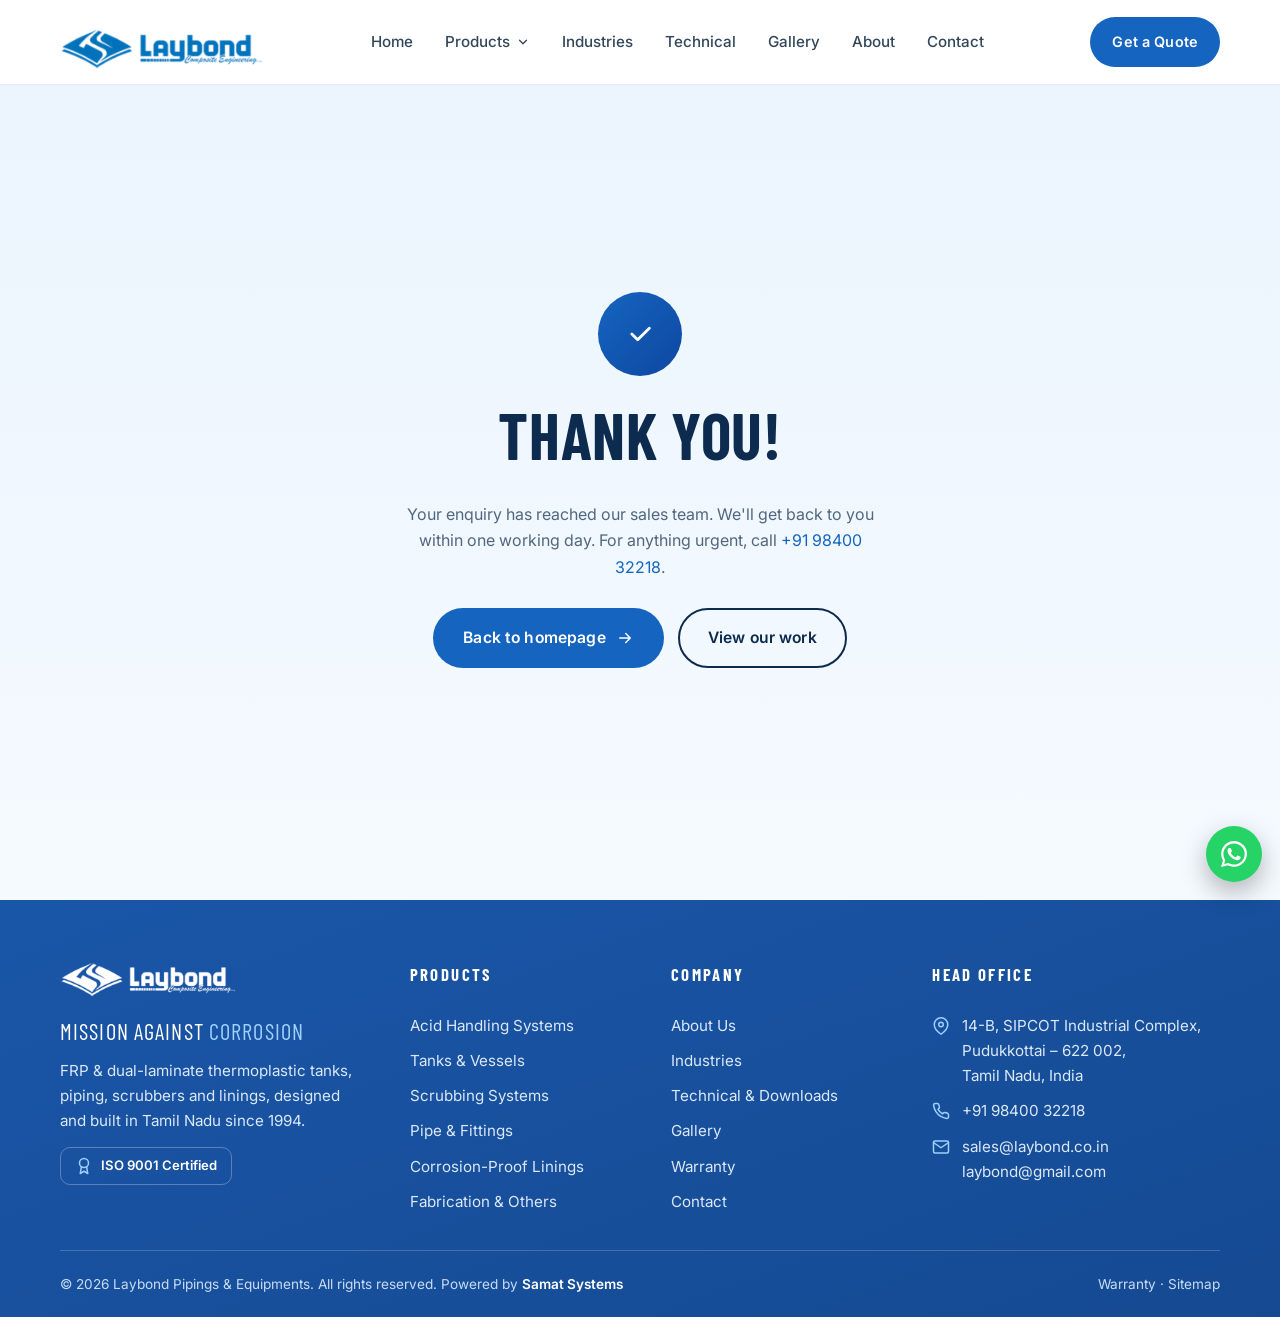
<file: thank-you.html>
<!DOCTYPE html>
<html lang="en" class="no-js">
<head>
<meta charset="utf-8">
<meta name="robots" content="noindex">
<meta name="viewport" content="width=device-width, initial-scale=1">
<title>Thank you | Laybond</title>
<meta name="description" content="Thank you for contacting Laybond.">
<link rel="canonical" href="https://laybond.co.in/thank-you.html">
<meta name="theme-color" content="#1565c0">
<meta property="og:type" content="website">
<meta property="og:site_name" content="Laybond Pipings &amp; Equipments">
<meta property="og:title" content="Thank you | Laybond">
<meta property="og:description" content="Thank you for contacting Laybond.">
<meta property="og:url" content="https://laybond.co.in/thank-you.html">
<meta property="og:image" content="https://laybond.co.in/assets/images/hero/home-hero.jpg">
<meta name="twitter:card" content="summary_large_image">
<link rel="icon" href="assets/images/logo/favicon.svg" type="image/svg+xml">
<link rel="apple-touch-icon" href="assets/images/logo/apple-touch-icon.png">
<link rel="preconnect" href="https://fonts.googleapis.com">
<link rel="preconnect" href="https://fonts.gstatic.com" crossorigin>
<link href="https://fonts.googleapis.com/css2?family=Barlow+Condensed:wght@500;600;700&family=Inter:wght@400;500;600;700&display=swap" rel="stylesheet">
<link rel="stylesheet" href="assets/css/style.css?v=c88986c0">
<script type="application/ld+json">
{"@context":"https://schema.org","@type":"Organization","name":"Laybond Pipings & Equipments","alternateName":"Laybond","url":"https://laybond.co.in/","logo":"https://laybond.co.in/assets/images/logo/Laybond2.png","foundingDate":"1994","slogan":"Mission Against Corrosion","email":"sales@laybond.co.in","telephone":"+919840032218","address":{"@type":"PostalAddress","streetAddress":"14-B, SIPCOT Industrial Complex","addressLocality":"Pudukkottai","postalCode":"622002","addressRegion":"Tamil Nadu","addressCountry":"IN"},"contactPoint":[{"@type":"ContactPoint","telephone":"+919840032218","contactType":"sales","areaServed":"IN"}]}
</script>
</head>
<body class="page-thank-you">
<a class="skip-link" href="#main">Skip to content</a>
<header class="site-header is-solid">
  <div class="container header-inner">
    <a class="logo" href="index.html" aria-label="Laybond – home"><img src="assets/images/logo/laybond-logo-color@2x.png" alt="Laybond Composite Engineering" width="240" height="62"></a>
    <nav class="nav" id="site-nav" aria-label="Main">
      <a href="index.html">Home</a>
      <div class="nav-drop">
        <button type="button" aria-expanded="false" aria-haspopup="true">Products <svg width="24" height="24" viewBox="0 0 24 24" fill="none" stroke="currentColor" stroke-width="2.2" stroke-linecap="round" stroke-linejoin="round"><path d="M6 9l6 6 6-6"/></svg></button>
        <div class="mega"><a href="chemical-handling-systems.html"><span class="mega-icon"><svg width="24" height="24" viewBox="0 0 24 24" fill="none" stroke="currentColor" stroke-width="1.8" stroke-linecap="round" stroke-linejoin="round"><path d="M9 3h6M10 3v6L4.5 18.5A2 2 0 0 0 6.2 21.5h11.6a2 2 0 0 0 1.7-3L14 9V3"/><path d="M7 15h10"/></svg></span><span><strong>Acid Handling Systems</strong><span>Complete chemical storage & dosing systems, 1–300 m³</span></span></a><a href="frp-tanks.html"><span class="mega-icon"><svg width="24" height="24" viewBox="0 0 24 24" fill="none" stroke="currentColor" stroke-width="1.8" stroke-linecap="round" stroke-linejoin="round"><ellipse cx="12" cy="5" rx="7" ry="2.5"/><path d="M5 5v13c0 1.4 3.1 2.5 7 2.5s7-1.1 7-2.5V5"/><path d="M5 11.5c0 1.4 3.1 2.5 7 2.5s7-1.1 7-2.5"/></svg></span><span><strong>Tanks & Vessels</strong><span>FRP storage tanks for corrosive & caustic chemicals</span></span></a><a href="fume-extraction.html"><span class="mega-icon"><svg width="24" height="24" viewBox="0 0 24 24" fill="none" stroke="currentColor" stroke-width="1.8" stroke-linecap="round" stroke-linejoin="round"><path d="M8 22V8h8v14M10 8V2h4v6M5 22h14"/><path d="M15 4c1.5-1 3-1 4 0M17 6.5c1.2-.8 2.4-.8 3.5 0"/></svg></span><span><strong>Scrubbing Systems</strong><span>Fume scrubbers, ducts, stacks & exhaust systems</span></span></a><a href="pipe-fittings.html"><span class="mega-icon"><svg width="24" height="24" viewBox="0 0 24 24" fill="none" stroke="currentColor" stroke-width="1.8" stroke-linecap="round" stroke-linejoin="round"><path d="M2 8h9a3 3 0 0 1 3 3v11M2 14h5a1 1 0 0 1 1 1v7"/><path d="M2 6v10M12 22h8M14 22v-2M8 22v-2"/></svg></span><span><strong>Pipe & Fittings</strong><span>FRP pipe 25–1500 mm with a full fittings range</span></span></a><a href="corrosion-proof-linings.html"><span class="mega-icon"><svg width="24" height="24" viewBox="0 0 24 24" fill="none" stroke="currentColor" stroke-width="1.8" stroke-linecap="round" stroke-linejoin="round"><rect x="3" y="3" width="18" height="18" rx="2"/><rect x="7" y="7" width="10" height="10" rx="1"/><path d="M3 9h4M17 15h4"/></svg></span><span><strong>Corrosion-Proof Linings</strong><span>FRP linings for steel & concrete structures</span></span></a><a href="steel-fabrications.html"><span class="mega-icon"><svg width="24" height="24" viewBox="0 0 24 24" fill="none" stroke="currentColor" stroke-width="1.8" stroke-linecap="round" stroke-linejoin="round"><path d="M14.7 6.3a1 1 0 0 0 0 1.4l1.6 1.6a1 1 0 0 0 1.4 0l3.8-3.8a6 6 0 0 1-7.9 7.9l-6.9 6.9a2.1 2.1 0 0 1-3-3l6.9-6.9a6 6 0 0 1 7.9-7.9l-3.8 3.8z"/></svg></span><span><strong>Fabrication & Others</strong><span>MS / SS tanks, agitators, motor guards & structures</span></span></a></div>
      </div>
      <a href="industries.html">Industries</a>
      <a href="technical.html">Technical</a>
      <a href="gallery.html">Gallery</a>
      <a href="about.html">About</a>
      <a href="contact.html">Contact</a>
      <div class="mobile-cta">
        <a class="btn btn--primary" href="contact.html">Request a Quote <svg width="24" height="24" viewBox="0 0 24 24" fill="none" stroke="currentColor" stroke-width="2" stroke-linecap="round" stroke-linejoin="round"><path d="M5 12h14M13 6l6 6-6 6"/></svg></a>
        <a class="btn btn--ghost" href="tel:+919840032218"><svg width="24" height="24" viewBox="0 0 24 24" fill="none" stroke="currentColor" stroke-width="2" stroke-linecap="round" stroke-linejoin="round"><path d="M22 16.9v3a2 2 0 0 1-2.2 2 19.8 19.8 0 0 1-8.6-3.1 19.5 19.5 0 0 1-6-6A19.8 19.8 0 0 1 2.1 4.2 2 2 0 0 1 4.1 2h3a2 2 0 0 1 2 1.7c.1.9.4 1.8.7 2.7a2 2 0 0 1-.5 2.1L8 9.8a16 16 0 0 0 6 6l1.3-1.3a2 2 0 0 1 2.1-.4c.9.3 1.8.6 2.7.7a2 2 0 0 1 1.7 2z"/></svg> +91 98400 32218</a>
      </div>
    </nav>
    <div class="header-cta">
      <a class="btn btn--primary" href="contact.html">Get a Quote</a>
      <button class="menu-toggle" type="button" aria-label="Menu" aria-controls="site-nav" aria-expanded="false"><span></span><span></span><span></span></button>
    </div>
  </div>
</header>
<main id="main">
<section class="not-found"><div><div class="feature-icon" style="margin:0 auto 24px;width:84px;height:84px;border-radius:50%"><svg width="24" height="24" viewBox="0 0 24 24" fill="none" stroke="currentColor" stroke-width="2.4" stroke-linecap="round" stroke-linejoin="round"><path d="M5 12l5 5L20 7"/></svg></div><h1 style="font-size:clamp(2.4rem,6vw,4rem)">Thank you!</h1>
<p style="color:var(--steel-300);max-width:48ch;margin:0 auto">Your enquiry has reached our sales team. We'll get back to you within one working day. For anything urgent, call <a href="tel:+919840032218">+91 98400 32218</a>.</p>
<div class="btn-row" style="justify-content:center;margin-top:28px"><a class="btn btn--primary" href="index.html">Back to homepage <svg width="24" height="24" viewBox="0 0 24 24" fill="none" stroke="currentColor" stroke-width="2" stroke-linecap="round" stroke-linejoin="round"><path d="M5 12h14M13 6l6 6-6 6"/></svg></a><a class="btn btn--ghost" href="gallery.html">View our work</a></div></div></section>
</main>
<footer class="site-footer">
  <div class="container">
    <div class="footer-grid">
      <div class="footer-brand">
        <img src="assets/images/logo/Laybond2.png" alt="Laybond" width="240" height="62" loading="lazy">
        <p class="footer-tag">Mission Against <span>Corrosion</span></p>
        <p>FRP &amp; dual-laminate thermoplastic tanks, piping, scrubbers and linings, designed and built in Tamil Nadu since 1994.</p>
        <span class="iso-badge"><svg width="24" height="24" viewBox="0 0 24 24" fill="none" stroke="currentColor" stroke-width="2" stroke-linecap="round" stroke-linejoin="round"><circle cx="12" cy="8" r="6"/><path d="M15.5 13L17 22l-5-3-5 3 1.5-9"/></svg> ISO 9001 Certified</span>
      </div>
      <div>
        <h4>Products</h4>
        <ul><li><a href="chemical-handling-systems.html">Acid Handling Systems</a></li><li><a href="frp-tanks.html">Tanks & Vessels</a></li><li><a href="fume-extraction.html">Scrubbing Systems</a></li><li><a href="pipe-fittings.html">Pipe & Fittings</a></li><li><a href="corrosion-proof-linings.html">Corrosion-Proof Linings</a></li><li><a href="steel-fabrications.html">Fabrication & Others</a></li></ul>
      </div>
      <div>
        <h4>Company</h4>
        <ul>
          <li><a href="about.html">About Us</a></li>
          <li><a href="industries.html">Industries</a></li>
          <li><a href="technical.html">Technical &amp; Downloads</a></li>
          <li><a href="gallery.html">Gallery</a></li>
          <li><a href="warranty.html">Warranty</a></li>
          <li><a href="contact.html">Contact</a></li>
        </ul>
      </div>
      <div>
        <h4>Head Office</h4>
        <ul class="footer-contact">
          <li><svg width="24" height="24" viewBox="0 0 24 24" fill="none" stroke="currentColor" stroke-width="2" stroke-linecap="round" stroke-linejoin="round"><path d="M21 10c0 7-9 13-9 13S3 17 3 10a9 9 0 0 1 18 0z"/><circle cx="12" cy="10" r="3"/></svg><address>14-B, SIPCOT Industrial Complex,<br>Pudukkottai – 622 002,<br>Tamil Nadu, India</address></li>
          <li><svg width="24" height="24" viewBox="0 0 24 24" fill="none" stroke="currentColor" stroke-width="2" stroke-linecap="round" stroke-linejoin="round"><path d="M22 16.9v3a2 2 0 0 1-2.2 2 19.8 19.8 0 0 1-8.6-3.1 19.5 19.5 0 0 1-6-6A19.8 19.8 0 0 1 2.1 4.2 2 2 0 0 1 4.1 2h3a2 2 0 0 1 2 1.7c.1.9.4 1.8.7 2.7a2 2 0 0 1-.5 2.1L8 9.8a16 16 0 0 0 6 6l1.3-1.3a2 2 0 0 1 2.1-.4c.9.3 1.8.6 2.7.7a2 2 0 0 1 1.7 2z"/></svg><span><a href="tel:+919840032218">+91 98400 32218</a></span></li>
          <li><svg width="24" height="24" viewBox="0 0 24 24" fill="none" stroke="currentColor" stroke-width="2" stroke-linecap="round" stroke-linejoin="round"><rect x="2" y="4" width="20" height="16" rx="2"/><path d="M22 6l-10 7L2 6"/></svg><span><a href="mailto:sales@laybond.co.in">sales@laybond.co.in</a><br><a href="mailto:laybond@gmail.com">laybond@gmail.com</a></span></li>
        </ul>
      </div>
    </div>
    <div class="footer-bottom">
      <span>© <span data-year>2026</span> Laybond Pipings &amp; Equipments. All rights reserved. Powered by <strong>Samat Systems</strong></span>
      <span><a href="warranty.html">Warranty</a> · <a href="sitemap.xml">Sitemap</a></span>
    </div>
  </div>
</footer>
<div class="float-actions">
  <a class="float-btn float-btn--top" href="#main" aria-label="Back to top"><svg width="24" height="24" viewBox="0 0 24 24" fill="none" stroke="currentColor" stroke-width="2.4" stroke-linecap="round" stroke-linejoin="round"><path d="M18 15l-6-6-6 6"/></svg></a>
  <a class="float-btn float-btn--call" href="tel:+919840032218" aria-label="Call Laybond"><svg width="24" height="24" viewBox="0 0 24 24" fill="none" stroke="currentColor" stroke-width="2" stroke-linecap="round" stroke-linejoin="round"><path d="M22 16.9v3a2 2 0 0 1-2.2 2 19.8 19.8 0 0 1-8.6-3.1 19.5 19.5 0 0 1-6-6A19.8 19.8 0 0 1 2.1 4.2 2 2 0 0 1 4.1 2h3a2 2 0 0 1 2 1.7c.1.9.4 1.8.7 2.7a2 2 0 0 1-.5 2.1L8 9.8a16 16 0 0 0 6 6l1.3-1.3a2 2 0 0 1 2.1-.4c.9.3 1.8.6 2.7.7a2 2 0 0 1 1.7 2z"/></svg></a>
  <a class="float-btn float-btn--wa" href="https://wa.me/919840032218?text=Hello%20Laybond%2C%20I%20would%20like%20a%20quote%20for%20your%20requirement" target="_blank" rel="noopener" aria-label="Chat on WhatsApp"><svg width="24" height="24" viewBox="0 0 24 24" fill="currentColor"><path d="M17.5 14.4c-.3-.1-1.8-.9-2-1-.3-.1-.5-.1-.7.1-.2.3-.8 1-.9 1.2-.2.2-.3.2-.6.1-.3-.1-1.3-.5-2.4-1.5-.9-.8-1.5-1.8-1.7-2.1-.2-.3 0-.5.1-.6l.4-.5c.2-.2.2-.3.3-.5.1-.2 0-.4 0-.5l-.9-2.2c-.2-.6-.5-.5-.7-.5h-.6c-.2 0-.5.1-.8.4-.3.3-1 1-1 2.5s1.1 2.9 1.2 3.1c.1.2 2.1 3.2 5.1 4.5.7.3 1.3.5 1.7.6.7.2 1.4.2 1.9.1.6-.1 1.8-.7 2-1.4.2-.7.2-1.3.2-1.4-.1-.2-.3-.3-.6-.4zM12 21.8c-1.8 0-3.5-.5-5-1.4l-.4-.2-3.7 1 1-3.6-.2-.4A9.8 9.8 0 0 1 2.2 12C2.2 6.6 6.6 2.2 12 2.2c2.6 0 5.1 1 6.9 2.9a9.7 9.7 0 0 1 2.9 6.9c0 5.4-4.4 9.8-9.8 9.8zm8.4-18.2A11.8 11.8 0 0 0 12 0C5.5 0 .2 5.3.2 11.9c0 2.1.5 4.1 1.6 5.9L.1 24l6.3-1.7c1.7.9 3.7 1.4 5.7 1.4 6.5 0 11.9-5.3 11.9-11.9 0-3.2-1.2-6.2-3.5-8.4z"/></svg></a>
</div>
<script src="assets/js/main.js?v=562722f5" defer></script>
</body>
</html>
</file>
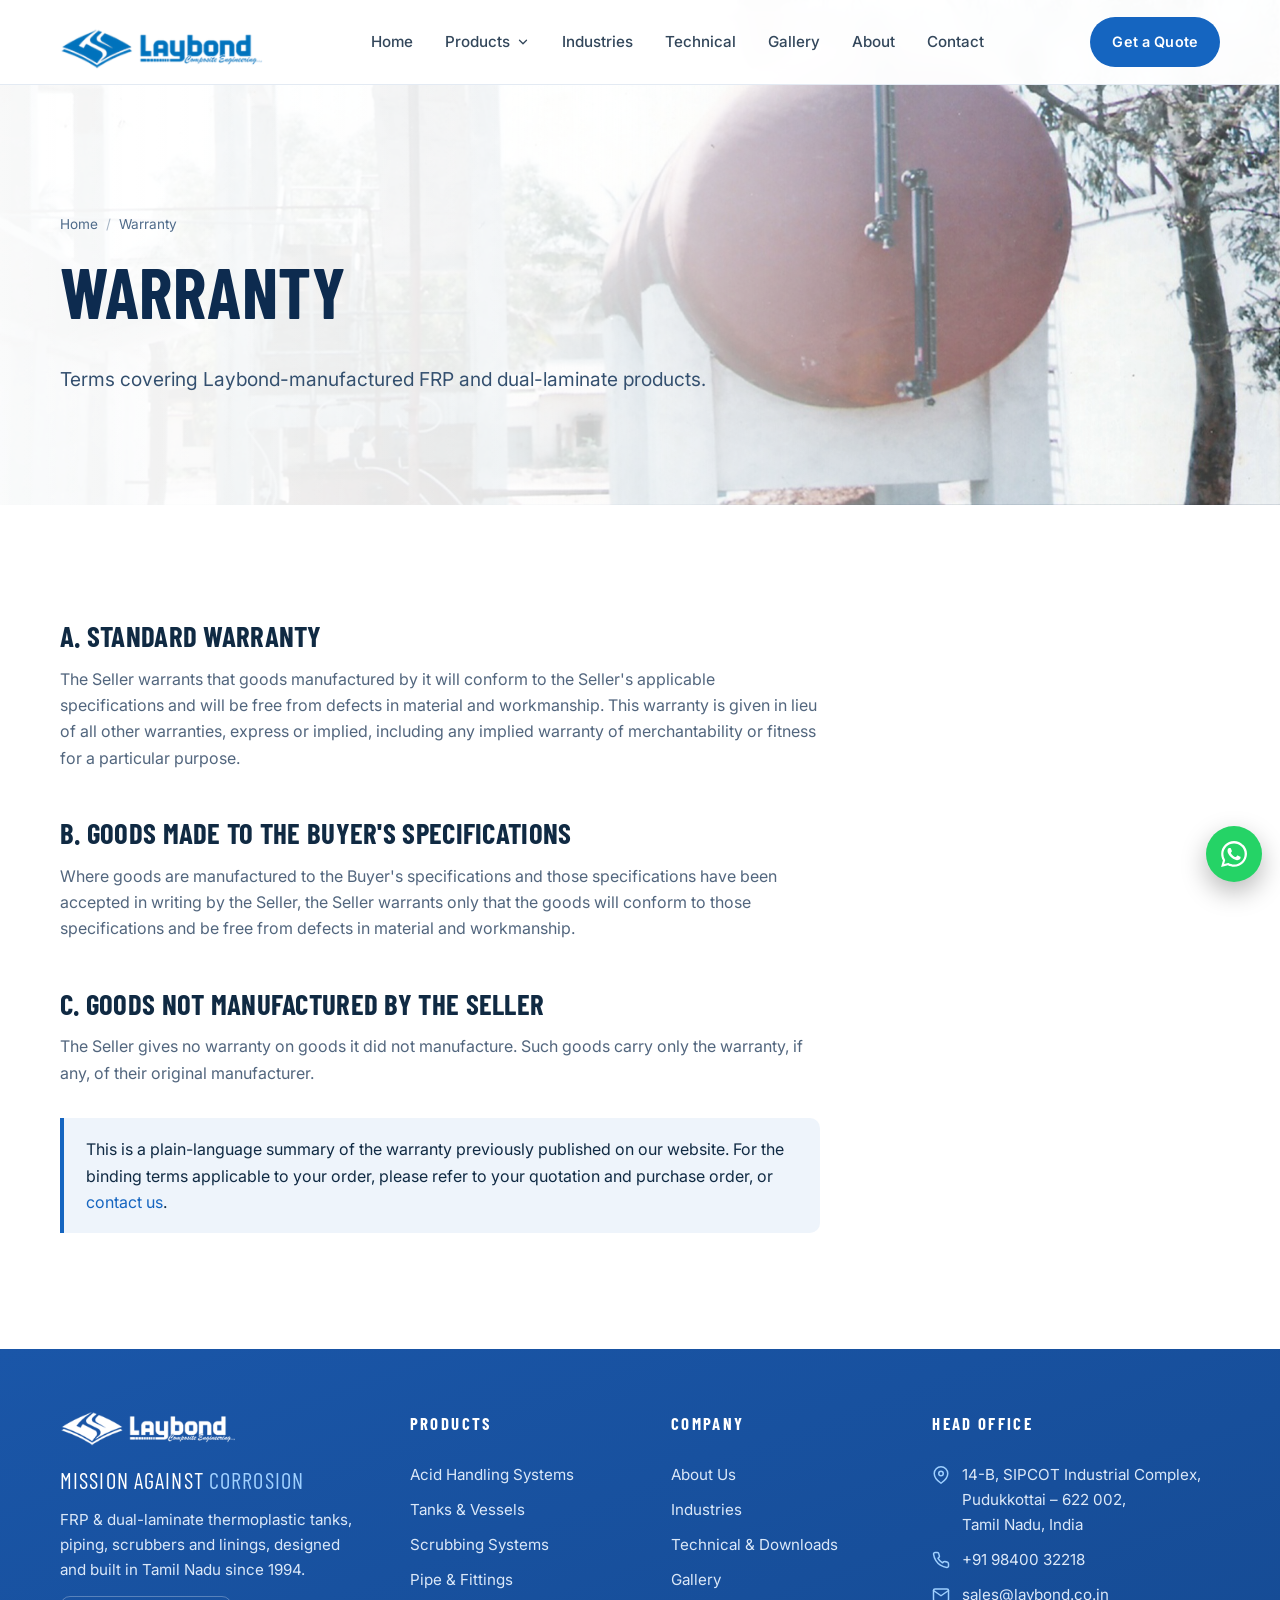
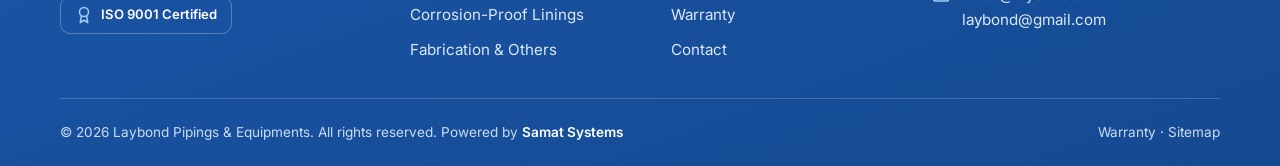
<file: warranty.html>
<!DOCTYPE html>
<html lang="en" class="no-js">
<head>
<meta charset="utf-8">
<meta name="viewport" content="width=device-width, initial-scale=1">
<title>Warranty | Laybond Pipings & Equipments</title>
<meta name="description" content="Warranty terms for Laybond FRP and dual-laminate products.">
<link rel="canonical" href="https://laybond.co.in/warranty.html">
<meta name="theme-color" content="#1565c0">
<meta property="og:type" content="website">
<meta property="og:site_name" content="Laybond Pipings &amp; Equipments">
<meta property="og:title" content="Warranty | Laybond Pipings & Equipments">
<meta property="og:description" content="Warranty terms for Laybond FRP and dual-laminate products.">
<meta property="og:url" content="https://laybond.co.in/warranty.html">
<meta property="og:image" content="https://laybond.co.in/assets/images/hero/home-hero.jpg">
<meta name="twitter:card" content="summary_large_image">
<link rel="icon" href="assets/images/logo/favicon.svg" type="image/svg+xml">
<link rel="apple-touch-icon" href="assets/images/logo/apple-touch-icon.png">
<link rel="preconnect" href="https://fonts.googleapis.com">
<link rel="preconnect" href="https://fonts.gstatic.com" crossorigin>
<link href="https://fonts.googleapis.com/css2?family=Barlow+Condensed:wght@500;600;700&family=Inter:wght@400;500;600;700&display=swap" rel="stylesheet">
<link rel="stylesheet" href="assets/css/style.css?v=c88986c0">
<script type="application/ld+json">
{"@context":"https://schema.org","@type":"Organization","name":"Laybond Pipings & Equipments","alternateName":"Laybond","url":"https://laybond.co.in/","logo":"https://laybond.co.in/assets/images/logo/Laybond2.png","foundingDate":"1994","slogan":"Mission Against Corrosion","email":"sales@laybond.co.in","telephone":"+919840032218","address":{"@type":"PostalAddress","streetAddress":"14-B, SIPCOT Industrial Complex","addressLocality":"Pudukkottai","postalCode":"622002","addressRegion":"Tamil Nadu","addressCountry":"IN"},"contactPoint":[{"@type":"ContactPoint","telephone":"+919840032218","contactType":"sales","areaServed":"IN"}]}
</script>
</head>
<body class="page-warranty">
<a class="skip-link" href="#main">Skip to content</a>
<header class="site-header">
  <div class="container header-inner">
    <a class="logo" href="index.html" aria-label="Laybond – home"><img src="assets/images/logo/laybond-logo-color@2x.png" alt="Laybond Composite Engineering" width="240" height="62"></a>
    <nav class="nav" id="site-nav" aria-label="Main">
      <a href="index.html">Home</a>
      <div class="nav-drop">
        <button type="button" aria-expanded="false" aria-haspopup="true">Products <svg width="24" height="24" viewBox="0 0 24 24" fill="none" stroke="currentColor" stroke-width="2.2" stroke-linecap="round" stroke-linejoin="round"><path d="M6 9l6 6 6-6"/></svg></button>
        <div class="mega"><a href="chemical-handling-systems.html"><span class="mega-icon"><svg width="24" height="24" viewBox="0 0 24 24" fill="none" stroke="currentColor" stroke-width="1.8" stroke-linecap="round" stroke-linejoin="round"><path d="M9 3h6M10 3v6L4.5 18.5A2 2 0 0 0 6.2 21.5h11.6a2 2 0 0 0 1.7-3L14 9V3"/><path d="M7 15h10"/></svg></span><span><strong>Acid Handling Systems</strong><span>Complete chemical storage & dosing systems, 1–300 m³</span></span></a><a href="frp-tanks.html"><span class="mega-icon"><svg width="24" height="24" viewBox="0 0 24 24" fill="none" stroke="currentColor" stroke-width="1.8" stroke-linecap="round" stroke-linejoin="round"><ellipse cx="12" cy="5" rx="7" ry="2.5"/><path d="M5 5v13c0 1.4 3.1 2.5 7 2.5s7-1.1 7-2.5V5"/><path d="M5 11.5c0 1.4 3.1 2.5 7 2.5s7-1.1 7-2.5"/></svg></span><span><strong>Tanks & Vessels</strong><span>FRP storage tanks for corrosive & caustic chemicals</span></span></a><a href="fume-extraction.html"><span class="mega-icon"><svg width="24" height="24" viewBox="0 0 24 24" fill="none" stroke="currentColor" stroke-width="1.8" stroke-linecap="round" stroke-linejoin="round"><path d="M8 22V8h8v14M10 8V2h4v6M5 22h14"/><path d="M15 4c1.5-1 3-1 4 0M17 6.5c1.2-.8 2.4-.8 3.5 0"/></svg></span><span><strong>Scrubbing Systems</strong><span>Fume scrubbers, ducts, stacks & exhaust systems</span></span></a><a href="pipe-fittings.html"><span class="mega-icon"><svg width="24" height="24" viewBox="0 0 24 24" fill="none" stroke="currentColor" stroke-width="1.8" stroke-linecap="round" stroke-linejoin="round"><path d="M2 8h9a3 3 0 0 1 3 3v11M2 14h5a1 1 0 0 1 1 1v7"/><path d="M2 6v10M12 22h8M14 22v-2M8 22v-2"/></svg></span><span><strong>Pipe & Fittings</strong><span>FRP pipe 25–1500 mm with a full fittings range</span></span></a><a href="corrosion-proof-linings.html"><span class="mega-icon"><svg width="24" height="24" viewBox="0 0 24 24" fill="none" stroke="currentColor" stroke-width="1.8" stroke-linecap="round" stroke-linejoin="round"><rect x="3" y="3" width="18" height="18" rx="2"/><rect x="7" y="7" width="10" height="10" rx="1"/><path d="M3 9h4M17 15h4"/></svg></span><span><strong>Corrosion-Proof Linings</strong><span>FRP linings for steel & concrete structures</span></span></a><a href="steel-fabrications.html"><span class="mega-icon"><svg width="24" height="24" viewBox="0 0 24 24" fill="none" stroke="currentColor" stroke-width="1.8" stroke-linecap="round" stroke-linejoin="round"><path d="M14.7 6.3a1 1 0 0 0 0 1.4l1.6 1.6a1 1 0 0 0 1.4 0l3.8-3.8a6 6 0 0 1-7.9 7.9l-6.9 6.9a2.1 2.1 0 0 1-3-3l6.9-6.9a6 6 0 0 1 7.9-7.9l-3.8 3.8z"/></svg></span><span><strong>Fabrication & Others</strong><span>MS / SS tanks, agitators, motor guards & structures</span></span></a></div>
      </div>
      <a href="industries.html">Industries</a>
      <a href="technical.html">Technical</a>
      <a href="gallery.html">Gallery</a>
      <a href="about.html">About</a>
      <a href="contact.html">Contact</a>
      <div class="mobile-cta">
        <a class="btn btn--primary" href="contact.html">Request a Quote <svg width="24" height="24" viewBox="0 0 24 24" fill="none" stroke="currentColor" stroke-width="2" stroke-linecap="round" stroke-linejoin="round"><path d="M5 12h14M13 6l6 6-6 6"/></svg></a>
        <a class="btn btn--ghost" href="tel:+919840032218"><svg width="24" height="24" viewBox="0 0 24 24" fill="none" stroke="currentColor" stroke-width="2" stroke-linecap="round" stroke-linejoin="round"><path d="M22 16.9v3a2 2 0 0 1-2.2 2 19.8 19.8 0 0 1-8.6-3.1 19.5 19.5 0 0 1-6-6A19.8 19.8 0 0 1 2.1 4.2 2 2 0 0 1 4.1 2h3a2 2 0 0 1 2 1.7c.1.9.4 1.8.7 2.7a2 2 0 0 1-.5 2.1L8 9.8a16 16 0 0 0 6 6l1.3-1.3a2 2 0 0 1 2.1-.4c.9.3 1.8.6 2.7.7a2 2 0 0 1 1.7 2z"/></svg> +91 98400 32218</a>
      </div>
    </nav>
    <div class="header-cta">
      <a class="btn btn--primary" href="contact.html">Get a Quote</a>
      <button class="menu-toggle" type="button" aria-label="Menu" aria-controls="site-nav" aria-expanded="false"><span></span><span></span><span></span></button>
    </div>
  </div>
</header>
<main id="main">
<section class="page-hero">
  <div class="media hero-media" data-label="Warranty"><img src="assets/images/hero/technical-hero.jpg" alt="" fetchpriority="high" onerror="this.remove()"></div>
  <div class="container">
    <ol class="breadcrumb"><li><a href="index.html">Home</a></li><li aria-current="page">Warranty</li></ol>
    
    <h1>Warranty</h1>
    <p class="lead">Terms covering Laybond-manufactured FRP and dual-laminate products.</p>
  </div>
</section>
<section class="section section--white"><div class="container"><div class="prose">
<h2 style="margin-top:0">A. Standard warranty</h2>
<p>The Seller warrants that goods manufactured by it will conform to the Seller's applicable specifications and will be free from defects in material and workmanship. This warranty is given in lieu of all other warranties, express or implied, including any implied warranty of merchantability or fitness for a particular purpose.</p>
<h2>B. Goods made to the Buyer's specifications</h2>
<p>Where goods are manufactured to the Buyer's specifications and those specifications have been accepted in writing by the Seller, the Seller warrants only that the goods will conform to those specifications and be free from defects in material and workmanship.</p>
<h2>C. Goods not manufactured by the Seller</h2>
<p>The Seller gives no warranty on goods it did not manufacture. Such goods carry only the warranty, if any, of their original manufacturer.</p>
<div class="note mt-2">This is a plain-language summary of the warranty previously published on our website. For the binding terms applicable to your order, please refer to your quotation and purchase order, or <a href="contact.html">contact us</a>.</div>
</div></div></section>
</main>
<footer class="site-footer">
  <div class="container">
    <div class="footer-grid">
      <div class="footer-brand">
        <img src="assets/images/logo/Laybond2.png" alt="Laybond" width="240" height="62" loading="lazy">
        <p class="footer-tag">Mission Against <span>Corrosion</span></p>
        <p>FRP &amp; dual-laminate thermoplastic tanks, piping, scrubbers and linings, designed and built in Tamil Nadu since 1994.</p>
        <span class="iso-badge"><svg width="24" height="24" viewBox="0 0 24 24" fill="none" stroke="currentColor" stroke-width="2" stroke-linecap="round" stroke-linejoin="round"><circle cx="12" cy="8" r="6"/><path d="M15.5 13L17 22l-5-3-5 3 1.5-9"/></svg> ISO 9001 Certified</span>
      </div>
      <div>
        <h4>Products</h4>
        <ul><li><a href="chemical-handling-systems.html">Acid Handling Systems</a></li><li><a href="frp-tanks.html">Tanks & Vessels</a></li><li><a href="fume-extraction.html">Scrubbing Systems</a></li><li><a href="pipe-fittings.html">Pipe & Fittings</a></li><li><a href="corrosion-proof-linings.html">Corrosion-Proof Linings</a></li><li><a href="steel-fabrications.html">Fabrication & Others</a></li></ul>
      </div>
      <div>
        <h4>Company</h4>
        <ul>
          <li><a href="about.html">About Us</a></li>
          <li><a href="industries.html">Industries</a></li>
          <li><a href="technical.html">Technical &amp; Downloads</a></li>
          <li><a href="gallery.html">Gallery</a></li>
          <li><a href="warranty.html">Warranty</a></li>
          <li><a href="contact.html">Contact</a></li>
        </ul>
      </div>
      <div>
        <h4>Head Office</h4>
        <ul class="footer-contact">
          <li><svg width="24" height="24" viewBox="0 0 24 24" fill="none" stroke="currentColor" stroke-width="2" stroke-linecap="round" stroke-linejoin="round"><path d="M21 10c0 7-9 13-9 13S3 17 3 10a9 9 0 0 1 18 0z"/><circle cx="12" cy="10" r="3"/></svg><address>14-B, SIPCOT Industrial Complex,<br>Pudukkottai – 622 002,<br>Tamil Nadu, India</address></li>
          <li><svg width="24" height="24" viewBox="0 0 24 24" fill="none" stroke="currentColor" stroke-width="2" stroke-linecap="round" stroke-linejoin="round"><path d="M22 16.9v3a2 2 0 0 1-2.2 2 19.8 19.8 0 0 1-8.6-3.1 19.5 19.5 0 0 1-6-6A19.8 19.8 0 0 1 2.1 4.2 2 2 0 0 1 4.1 2h3a2 2 0 0 1 2 1.7c.1.9.4 1.8.7 2.7a2 2 0 0 1-.5 2.1L8 9.8a16 16 0 0 0 6 6l1.3-1.3a2 2 0 0 1 2.1-.4c.9.3 1.8.6 2.7.7a2 2 0 0 1 1.7 2z"/></svg><span><a href="tel:+919840032218">+91 98400 32218</a></span></li>
          <li><svg width="24" height="24" viewBox="0 0 24 24" fill="none" stroke="currentColor" stroke-width="2" stroke-linecap="round" stroke-linejoin="round"><rect x="2" y="4" width="20" height="16" rx="2"/><path d="M22 6l-10 7L2 6"/></svg><span><a href="mailto:sales@laybond.co.in">sales@laybond.co.in</a><br><a href="mailto:laybond@gmail.com">laybond@gmail.com</a></span></li>
        </ul>
      </div>
    </div>
    <div class="footer-bottom">
      <span>© <span data-year>2026</span> Laybond Pipings &amp; Equipments. All rights reserved. Powered by <strong>Samat Systems</strong></span>
      <span><a href="warranty.html">Warranty</a> · <a href="sitemap.xml">Sitemap</a></span>
    </div>
  </div>
</footer>
<div class="float-actions">
  <a class="float-btn float-btn--top" href="#main" aria-label="Back to top"><svg width="24" height="24" viewBox="0 0 24 24" fill="none" stroke="currentColor" stroke-width="2.4" stroke-linecap="round" stroke-linejoin="round"><path d="M18 15l-6-6-6 6"/></svg></a>
  <a class="float-btn float-btn--call" href="tel:+919840032218" aria-label="Call Laybond"><svg width="24" height="24" viewBox="0 0 24 24" fill="none" stroke="currentColor" stroke-width="2" stroke-linecap="round" stroke-linejoin="round"><path d="M22 16.9v3a2 2 0 0 1-2.2 2 19.8 19.8 0 0 1-8.6-3.1 19.5 19.5 0 0 1-6-6A19.8 19.8 0 0 1 2.1 4.2 2 2 0 0 1 4.1 2h3a2 2 0 0 1 2 1.7c.1.9.4 1.8.7 2.7a2 2 0 0 1-.5 2.1L8 9.8a16 16 0 0 0 6 6l1.3-1.3a2 2 0 0 1 2.1-.4c.9.3 1.8.6 2.7.7a2 2 0 0 1 1.7 2z"/></svg></a>
  <a class="float-btn float-btn--wa" href="https://wa.me/919840032218?text=Hello%20Laybond%2C%20I%20would%20like%20a%20quote%20for%20your%20requirement" target="_blank" rel="noopener" aria-label="Chat on WhatsApp"><svg width="24" height="24" viewBox="0 0 24 24" fill="currentColor"><path d="M17.5 14.4c-.3-.1-1.8-.9-2-1-.3-.1-.5-.1-.7.1-.2.3-.8 1-.9 1.2-.2.2-.3.2-.6.1-.3-.1-1.3-.5-2.4-1.5-.9-.8-1.5-1.8-1.7-2.1-.2-.3 0-.5.1-.6l.4-.5c.2-.2.2-.3.3-.5.1-.2 0-.4 0-.5l-.9-2.2c-.2-.6-.5-.5-.7-.5h-.6c-.2 0-.5.1-.8.4-.3.3-1 1-1 2.5s1.1 2.9 1.2 3.1c.1.2 2.1 3.2 5.1 4.5.7.3 1.3.5 1.7.6.7.2 1.4.2 1.9.1.6-.1 1.8-.7 2-1.4.2-.7.2-1.3.2-1.4-.1-.2-.3-.3-.6-.4zM12 21.8c-1.8 0-3.5-.5-5-1.4l-.4-.2-3.7 1 1-3.6-.2-.4A9.8 9.8 0 0 1 2.2 12C2.2 6.6 6.6 2.2 12 2.2c2.6 0 5.1 1 6.9 2.9a9.7 9.7 0 0 1 2.9 6.9c0 5.4-4.4 9.8-9.8 9.8zm8.4-18.2A11.8 11.8 0 0 0 12 0C5.5 0 .2 5.3.2 11.9c0 2.1.5 4.1 1.6 5.9L.1 24l6.3-1.7c1.7.9 3.7 1.4 5.7 1.4 6.5 0 11.9-5.3 11.9-11.9 0-3.2-1.2-6.2-3.5-8.4z"/></svg></a>
</div>
<script src="assets/js/main.js?v=562722f5" defer></script>
</body>
</html>
</file>
<file: assets/css/style.css>
/* ==========================================================================
   Laybond Pipings & Equipments — site stylesheet
   Colours, fonts and spacing are set as variables in :root. Change them there.
   ========================================================================== */

:root {
  --navy-950: #0a2540;
  --navy-900: #0c3b80;
  --navy-800: #0d4596;
  --navy-700: #1656b0;
  --steel-500: #8fa6c4;
  --steel-300: #c3d3ea;
  --steel-100: #e3eaf3;
  --paper: #f2f6fb;
  --white: #ffffff;
  --brand: #1565c0;          /* Laybond logo blue */
  --brand-light: #1e88e5;
  --accent: #1565c0;         /* safety amber – calls to action */
  --accent-dark: #0d47a1;
  --text: #102a43;
  --text-muted: #52667e;

  --font-display: "Barlow Condensed", "Arial Narrow", sans-serif;
  --font-body: "Inter", system-ui, -apple-system, "Segoe UI", Roboto, sans-serif;

  --radius: 10px;
  --radius-lg: 18px;
  --shadow: 0 10px 30px rgba(10, 37, 64, .10);
  --shadow-lg: 0 24px 60px rgba(10, 37, 64, .18);
  --container: 1240px;
  --gutter: clamp(16px, 4vw, 40px);
  --header-h: 84px;
  --ease: cubic-bezier(.2, .7, .2, 1);
}

/* ---------- Reset ---------- */
*, *::before, *::after { box-sizing: border-box; }
html { scroll-behavior: smooth; -webkit-text-size-adjust: 100%; }
body {
  margin: 0;
  font-family: var(--font-body);
  font-size: 16px;
  line-height: 1.65;
  color: var(--text);
  background: var(--paper);
  -webkit-font-smoothing: antialiased;
  overflow-x: hidden;
}
img, video, svg { display: block; max-width: 100%; }
a { color: var(--brand); text-decoration: none; }
a:hover { color: var(--brand-light); }
h1, h2, h3, h4 {
  font-family: var(--font-display);
  font-weight: 700;
  line-height: 1.08;
  letter-spacing: .01em;
  margin: 0 0 .5em;
  color: inherit;
}
h1 { font-size: clamp(2.6rem, 6.5vw, 5.2rem); text-transform: uppercase; }
h2 { font-size: clamp(2rem, 4.2vw, 3.2rem); text-transform: uppercase; }
h3 { font-size: clamp(1.35rem, 2vw, 1.65rem); }
h4 { font-size: 1.15rem; }
p { margin: 0 0 1em; }
ul { padding-left: 1.2em; }
button { font: inherit; cursor: pointer; }
:focus-visible { outline: 3px solid var(--accent); outline-offset: 3px; border-radius: 4px; }
.sr-only { position: absolute; width: 1px; height: 1px; overflow: hidden; clip: rect(0 0 0 0); white-space: nowrap; }
.skip-link { position: absolute; left: 16px; top: -60px; z-index: 999; background: var(--accent); color: var(--navy-950); padding: 10px 16px; border-radius: 6px; font-weight: 600; }
.skip-link:focus { top: 12px; }

/* ---------- Layout ---------- */
.container { width: 100%; max-width: var(--container); margin: 0 auto; padding: 0 var(--gutter); }
.section { padding: clamp(64px, 9vw, 120px) 0; position: relative; }
.section--tight { padding: clamp(48px, 6vw, 80px) 0; }
.section--dark { background: linear-gradient(135deg, #0d47a1 0%, #0a2f6b 100%); color: var(--steel-100); }
.section--darker { background: linear-gradient(160deg, #0b2c5f 0%, #0a2540 100%); color: var(--steel-100); }
.section--white { background: var(--white); }
.section--dark p, .section--darker p { color: var(--steel-300); }
.grid { display: grid; gap: clamp(20px, 3vw, 32px); }
.grid-2 { grid-template-columns: repeat(auto-fit, minmax(min(100%, 420px), 1fr)); }
.grid-3 { grid-template-columns: repeat(auto-fit, minmax(min(100%, 300px), 1fr)); }
.grid-4 { grid-template-columns: repeat(auto-fit, minmax(min(100%, 230px), 1fr)); }
.split { display: grid; gap: clamp(32px, 5vw, 72px); align-items: center; grid-template-columns: 1fr; }
@media (min-width: 900px) {
  .split { grid-template-columns: 1fr 1fr; }
  .split--wide-left { grid-template-columns: 1.3fr 1fr; }
  .split--reverse > :first-child { order: 2; }
}

/* ---------- Typographic helpers ---------- */
.eyebrow {
  display: inline-flex; align-items: center; gap: 10px;
  font-family: var(--font-display); font-weight: 600;
  font-size: .95rem; letter-spacing: .18em; text-transform: uppercase;
  color: var(--accent); margin-bottom: 14px;
}
.eyebrow::before { content: ""; width: 28px; height: 2px; background: currentColor; }
.lead { font-size: clamp(1.05rem, 1.5vw, 1.22rem); color: var(--text-muted); max-width: 62ch; }
.section--dark .lead, .section--darker .lead { color: var(--steel-300); }
.section-head { max-width: 760px; margin-bottom: clamp(36px, 5vw, 60px); }
.section-head--center { margin-left: auto; margin-right: auto; text-align: center; }
.section-head--center .eyebrow::after { content: ""; width: 28px; height: 2px; background: currentColor; }
.text-accent { color: var(--accent); }

/* ---------- Buttons ---------- */
.btn {
  display: inline-flex; align-items: center; justify-content: center; gap: 10px;
  padding: 15px 28px; border-radius: 999px; border: 2px solid transparent;
  font-weight: 600; font-size: .98rem; letter-spacing: .01em;
  transition: transform .25s var(--ease), background .25s, color .25s, border-color .25s, box-shadow .25s;
  white-space: nowrap;
}
.btn svg { width: 18px; height: 18px; flex: none; transition: transform .25s var(--ease); }
.btn:hover svg { transform: translateX(3px); }
.btn--primary { background: var(--accent); color: #fff; }
.btn--primary:hover { background: #0d47a1; color: #fff; transform: translateY(-2px); box-shadow: 0 10px 24px rgba(21,101,192,.35); }
.btn--ghost { border-color: rgba(255,255,255,.4); color: var(--white); }
.btn--ghost:hover { border-color: var(--white); background: rgba(255,255,255,.08); color: var(--white); }
.btn--dark { background: var(--brand); color: var(--white); }
.btn--dark:hover { background: var(--navy-700); color: var(--white); transform: translateY(-2px); }
.btn--outline { border-color: var(--navy-900); color: var(--navy-900); }
.btn--outline:hover { background: var(--navy-900); color: var(--white); }
.btn-row { display: flex; flex-wrap: wrap; gap: 14px; }

/* ---------- Header ---------- */
.site-header {
  position: fixed; inset: 0 0 auto; z-index: 100; height: var(--header-h);
  transition: background .3s, box-shadow .3s, backdrop-filter .3s;
}
.site-header.is-scrolled, .site-header.is-solid {
  background: rgba(11, 22, 34, .92);
  backdrop-filter: saturate(160%) blur(14px);
  -webkit-backdrop-filter: saturate(160%) blur(14px);
  box-shadow: 0 1px 0 rgba(255,255,255,.06);
}
.header-inner { height: 100%; display: flex; align-items: center; justify-content: space-between; gap: 24px; }
.logo { display: flex; align-items: center; flex: none; }
.logo img { height: 53px; width: auto; filter: brightness(0) invert(1); }  /* 42px +25% */
.nav { display: flex; align-items: center; gap: 4px; }
.nav > a, .nav-drop > button {
  color: var(--steel-100); font-weight: 500; font-size: .95rem;
  padding: 10px 14px; border-radius: 8px; background: none; border: 0;
  display: inline-flex; align-items: center; gap: 6px;
  transition: color .2s, background .2s;
}
.nav > a:hover, .nav-drop > button:hover, .nav > a[aria-current="page"], .nav-drop.is-current > button { color: var(--white); background: rgba(255,255,255,.07); }
.nav > a[aria-current="page"], .nav-drop.is-current > button { box-shadow: inset 0 -2px 0 var(--accent); border-radius: 8px 8px 0 0; }
.nav-drop { position: relative; }
.nav-drop > button svg { width: 14px; height: 14px; transition: transform .25s; }
.nav-drop.is-open > button svg { transform: rotate(180deg); }
.mega {
  position: absolute; top: calc(100% + 14px); left: 50%; transform: translate(-50%, 8px);
  width: min(720px, 92vw); background: var(--white); border-radius: var(--radius-lg);
  box-shadow: var(--shadow-lg); padding: 14px; display: grid; grid-template-columns: 1fr 1fr; gap: 4px;
  opacity: 0; visibility: hidden; transition: opacity .25s, transform .25s var(--ease), visibility .25s;
}
.mega::before { content: ""; position: absolute; inset: -14px 0 auto; height: 14px; }
.nav-drop.is-open .mega { opacity: 1; visibility: visible; transform: translate(-50%, 0); }
.mega a { display: flex; gap: 14px; padding: 14px; border-radius: 12px; color: var(--text); transition: background .2s; }
.mega a:hover { background: var(--paper); color: var(--text); }
.mega-icon { flex: none; width: 44px; height: 44px; border-radius: 10px; background: var(--navy-900); color: var(--accent); display: grid; place-items: center; }
.mega-icon svg { width: 22px; height: 22px; }
.mega strong { display: block; font-family: var(--font-display); font-size: 1.15rem; font-weight: 600; letter-spacing: .02em; }
.mega span { font-size: .84rem; color: var(--text-muted); line-height: 1.4; }
.header-cta { display: flex; align-items: center; gap: 12px; }
.header-cta .btn { padding: 11px 20px; font-size: .9rem; }
.header-phone { color: var(--steel-100); font-weight: 600; font-size: .92rem; display: inline-flex; align-items: center; gap: 8px; }
.header-phone svg { width: 18px; height: 18px; color: var(--accent); }
.header-phone:hover { color: var(--white); }
.menu-toggle { display: none; background: none; border: 0; width: 46px; height: 46px; border-radius: 10px; color: var(--white); position: relative; }
.menu-toggle span { position: absolute; left: 12px; right: 12px; height: 2px; background: currentColor; transition: transform .3s var(--ease), opacity .2s; }
.menu-toggle span:nth-child(1) { top: 16px; }
.menu-toggle span:nth-child(2) { top: 22px; }
.menu-toggle span:nth-child(3) { top: 28px; }
body.nav-open .menu-toggle span:nth-child(1) { transform: translateY(6px) rotate(45deg); }
body.nav-open .menu-toggle span:nth-child(2) { opacity: 0; }
body.nav-open .menu-toggle span:nth-child(3) { transform: translateY(-6px) rotate(-45deg); }

@media (max-width: 1340px) { .header-phone { display: none; } }
.header-phone { white-space: nowrap; }
.header-inner { gap: 18px; }
@media (max-width: 960px) {
  .menu-toggle { display: block; }
  .header-cta .btn { display: none; }
  .nav {
    position: fixed; inset: var(--header-h) 0 0; background: var(--navy-950);
    flex-direction: column; align-items: stretch; gap: 0; padding: 16px var(--gutter) 40px;
    overflow-y: auto; transform: translateX(100%); transition: transform .35s var(--ease);
  }
  body.nav-open .nav { transform: none; }
  body.nav-open { overflow: hidden; }
  body.nav-open .site-header { background: var(--navy-950); }
  .nav > a, .nav-drop > button { font-size: 1.25rem; font-family: var(--font-display); letter-spacing: .03em; padding: 16px 4px; border-bottom: 1px solid rgba(255,255,255,.08); border-radius: 0; width: 100%; justify-content: space-between; }
  .nav > a[aria-current="page"], .nav-drop.is-current > button { box-shadow: none; color: var(--accent); }
  .mega { position: static; transform: none; width: 100%; opacity: 1; visibility: visible; display: none; grid-template-columns: 1fr; background: transparent; box-shadow: none; padding: 6px 0 12px; }
  .nav-drop.is-open .mega { display: grid; transform: none; }
  .mega a { color: var(--steel-100); padding: 10px 4px; }
  .mega a:hover { background: rgba(255,255,255,.05); color: var(--white); }
  .mega span { color: var(--steel-500); }
  .nav .mobile-cta { margin-top: 24px; display: grid; gap: 12px; }
}
@media (min-width: 961px) { .nav .mobile-cta { display: none; } }

/* ---------- Media placeholders ----------
   Every photo sits in a .media box. Until the real file exists, the box shows a
   dark gradient with its label. Once the image loads it covers the placeholder. */
.media {
  position: relative; overflow: hidden; border-radius: var(--radius-lg);
  background:
    radial-gradient(120% 90% at 85% 10%, rgba(30,111,217,.35), transparent 55%),
    radial-gradient(90% 80% at 10% 100%, rgba(21,101,192,.14), transparent 60%),
    repeating-linear-gradient(135deg, rgba(255,255,255,.025) 0 2px, transparent 2px 14px),
    linear-gradient(160deg, var(--navy-700), var(--navy-950));
  aspect-ratio: 4 / 3;
  isolation: isolate;
}
.media::after {
  content: attr(data-label);
  position: absolute; left: 18px; bottom: 16px; right: 18px; z-index: -1;
  font-family: var(--font-display); font-weight: 600; letter-spacing: .14em; text-transform: uppercase;
  font-size: .8rem; color: rgba(255,255,255,.45);
}
.media img, .media video { position: absolute; inset: 0; width: 100%; height: 100%; object-fit: cover; }
.media--wide { aspect-ratio: 16 / 9; }
.media--tall { aspect-ratio: 4 / 5; }
.media--square { aspect-ratio: 1; }

/* ---------- Hero (home) ---------- */
.hero {
  position: relative; min-height: 100svh; display: flex; align-items: flex-end;
  color: var(--white); background: var(--navy-950); overflow: hidden;
  padding: calc(var(--header-h) + 60px) 0 clamp(56px, 8vw, 96px);
}
.hero-media { position: absolute; inset: 0; border-radius: 0; aspect-ratio: auto; }
.hero-media::after { display: none; }
.hero-media video, .hero-media img { animation: heroZoom 18s ease-out both; }
@keyframes heroZoom { from { transform: scale(1.08); } to { transform: scale(1); } }
.hero::before {
  content: ""; position: absolute; inset: 0; z-index: 1;
  background:
    linear-gradient(90deg, rgba(8,32,74,.92) 0%, rgba(10,42,94,.62) 45%, rgba(10,42,94,.12) 100%),
    linear-gradient(0deg, rgba(8,30,66,.88) 0%, transparent 45%);
}
.hero .container { position: relative; z-index: 2; }
.hero h1 { max-width: 13ch; margin-bottom: 22px; }
.hero h1 em { font-style: normal; color: var(--accent); }
.hero .lead { color: var(--steel-100); max-width: 56ch; margin-bottom: 34px; }
.hero-badges { display: flex; flex-wrap: wrap; gap: 10px; margin-bottom: 26px; }
.badge {
  display: inline-flex; align-items: center; gap: 8px; padding: 7px 14px; border-radius: 999px;
  background: rgba(255,255,255,.08); border: 1px solid rgba(255,255,255,.14);
  font-size: .82rem; font-weight: 500; color: var(--steel-100); backdrop-filter: blur(6px);
}
.badge svg { width: 15px; height: 15px; color: var(--accent); }
.hero-stats {
  display: grid; grid-template-columns: repeat(4, 1fr); gap: 0; margin-top: clamp(48px, 7vw, 84px);
  border-top: 1px solid rgba(255,255,255,.14);
}
.hero-stats div { padding: 22px 20px 0 0; }
.hero-stats strong { display: block; font-family: var(--font-display); font-size: clamp(2rem, 4vw, 3rem); line-height: 1; color: var(--white); }
.hero-stats span { font-size: .85rem; color: var(--steel-300); }
@media (max-width: 700px) { .hero-stats { grid-template-columns: 1fr 1fr; } }
.scroll-cue { position: absolute; right: var(--gutter); bottom: 32px; z-index: 2; writing-mode: vertical-rl; font-size: .72rem; letter-spacing: .3em; text-transform: uppercase; color: var(--steel-300); display: flex; align-items: center; gap: 12px; }
.scroll-cue::after { content: ""; width: 1px; height: 60px; background: linear-gradient(var(--accent), transparent); animation: cue 2s infinite; }
@keyframes cue { 0% { transform: scaleY(0); transform-origin: top; } 50% { transform: scaleY(1); transform-origin: top; } 51% { transform-origin: bottom; } 100% { transform: scaleY(0); transform-origin: bottom; } }
@media (max-width: 700px) { .scroll-cue { display: none; } }

/* ---------- Page hero (inner pages) ---------- */
.page-hero {
  position: relative; color: var(--white); background: var(--navy-950); overflow: hidden;
  padding: calc(var(--header-h) + clamp(60px, 9vw, 120px)) 0 clamp(56px, 7vw, 96px);
}
.page-hero .hero-media { opacity: .55; }
.page-hero::before {
  content: ""; position: absolute; inset: 0; z-index: 1;
  background: linear-gradient(90deg, rgba(8,32,74,.94) 0%, rgba(10,42,94,.72) 55%, rgba(10,42,94,.3) 100%);
}
.page-hero .container { position: relative; z-index: 2; }
.page-hero h1 { font-size: clamp(2.4rem, 5.5vw, 4.4rem); max-width: 18ch; }
.page-hero .lead { color: var(--steel-100); }
.breadcrumb { display: flex; flex-wrap: wrap; gap: 8px; font-size: .85rem; color: var(--steel-300); margin-bottom: 18px; padding: 0; list-style: none; }
.breadcrumb a { color: var(--steel-300); }
.breadcrumb a:hover { color: var(--white); }
.breadcrumb li + li::before { content: "/"; margin-right: 8px; opacity: .5; }

/* ---------- Cards ---------- */
.card {
  background: var(--white); border-radius: var(--radius-lg); overflow: hidden;
  box-shadow: 0 1px 0 rgba(7,14,23,.04), 0 6px 20px rgba(7,14,23,.05);
  transition: transform .35s var(--ease), box-shadow .35s var(--ease);
  display: flex; flex-direction: column;
}
.card:hover { transform: translateY(-6px); box-shadow: var(--shadow-lg); }
.card .media { border-radius: 0; }
.card .media img { transition: transform .7s var(--ease); }
.card:hover .media img { transform: scale(1.06); }
.card-body { padding: 26px 26px 28px; display: flex; flex-direction: column; flex: 1; }
.card-body h3 { margin-bottom: 10px; }
.card-body p { color: var(--text-muted); font-size: .96rem; }
.card-link { margin-top: auto; font-weight: 600; display: inline-flex; align-items: center; gap: 8px; color: var(--navy-900); }
.card-link svg { width: 18px; height: 18px; transition: transform .25s var(--ease); }
.card:hover .card-link { color: var(--brand); }
.card:hover .card-link svg { transform: translateX(4px); }
a.card { color: inherit; }
.card-num { font-family: var(--font-display); font-size: .9rem; letter-spacing: .14em; color: var(--accent-dark); font-weight: 600; margin-bottom: 6px; }

/* Feature tiles (Why fibreglass) */
.feature {
  padding: 30px; border-radius: var(--radius-lg); background: rgba(255,255,255,.03);
  border: 1px solid rgba(255,255,255,.08); transition: background .3s, border-color .3s, transform .35s var(--ease);
}
.feature:hover { background: rgba(255,255,255,.08); border-color: rgba(255,255,255,.35); transform: translateY(-4px); }
.feature-icon { width: 56px; height: 56px; border-radius: 14px; display: grid; place-items: center; background: linear-gradient(135deg, var(--accent), var(--accent-dark)); color: #fff; margin-bottom: 20px; }
.feature-icon svg { width: 28px; height: 28px; }
.feature h3 { color: var(--white); }
.feature p { margin: 0; font-size: .95rem; }
.section--white .feature, .section:not(.section--dark):not(.section--darker) .feature { background: var(--white); border-color: var(--steel-100); }
.section--white .feature h3, .section:not(.section--dark):not(.section--darker) .feature h3 { color: var(--text); }
.section:not(.section--dark):not(.section--darker) .feature p { color: var(--text-muted); }

/* ---------- Stats band ---------- */
.stats { display: grid; grid-template-columns: repeat(auto-fit, minmax(200px, 1fr)); gap: 1px; background: rgba(255,255,255,.08); border-radius: var(--radius-lg); overflow: hidden; }
.stat { background: var(--navy-900); padding: 34px 28px; }
.stat strong { display: block; font-family: var(--font-display); font-size: clamp(2.6rem, 5vw, 3.8rem); line-height: 1; color: var(--white); }
.stat strong small { font-size: .5em; color: var(--accent); margin-left: 4px; }
.stat span { color: var(--steel-300); font-size: .92rem; }

/* ---------- Chips / lists ---------- */
.chips { display: flex; flex-wrap: wrap; gap: 10px; padding: 0; margin: 0; list-style: none; }
.chips li { padding: 9px 16px; border-radius: 999px; background: var(--white); border: 1px solid var(--steel-100); font-size: .9rem; font-weight: 500; color: var(--text); }
.section--dark .chips li, .section--darker .chips li { background: rgba(255,255,255,.05); border-color: rgba(255,255,255,.1); color: var(--steel-100); }
.check-list { list-style: none; padding: 0; margin: 0 0 1em; display: grid; gap: 12px; }
.check-list li { position: relative; padding-left: 34px; }
.check-list li::before {
  content: ""; position: absolute; left: 0; top: 3px; width: 22px; height: 22px; border-radius: 50%;
  background: var(--accent) url("data:image/svg+xml,%3Csvg xmlns='http://www.w3.org/2000/svg' viewBox='0 0 24 24' fill='none' stroke='%23ffffff' stroke-width='3' stroke-linecap='round' stroke-linejoin='round'%3E%3Cpath d='M5 12l5 5L20 7'/%3E%3C/svg%3E") center / 14px no-repeat;
}
.check-list--2 { grid-template-columns: repeat(auto-fit, minmax(min(100%, 240px), 1fr)); }

/* ---------- Industries ---------- */
.industry {
  display: flex; align-items: center; gap: 16px; padding: 20px 22px; border-radius: var(--radius);
  background: var(--white); border: 1px solid var(--steel-100); font-weight: 600;
  transition: border-color .25s, transform .3s var(--ease), box-shadow .3s;
}
.industry:hover { border-color: var(--brand); transform: translateY(-3px); box-shadow: var(--shadow); }
.industry svg { width: 34px; height: 34px; color: var(--brand); flex: none; }
.marquee { overflow: hidden; mask-image: linear-gradient(90deg, transparent, #000 10%, #000 90%, transparent); -webkit-mask-image: linear-gradient(90deg, transparent, #000 10%, #000 90%, transparent); }
.marquee-track { display: flex; gap: 56px; width: max-content; animation: marquee 40s linear infinite; }
.marquee:hover .marquee-track { animation-play-state: paused; }
.marquee-track span { font-family: var(--font-display); font-size: clamp(1.4rem, 2.6vw, 2.1rem); text-transform: uppercase; letter-spacing: .04em; color: var(--steel-300); white-space: nowrap; display: inline-flex; align-items: center; gap: 56px; }
.marquee-track span::after { content: "◆"; font-size: .5em; color: var(--accent); }
@keyframes marquee { to { transform: translateX(-50%); } }

/* ---------- Timeline ---------- */
.timeline { position: relative; display: grid; gap: 28px; padding-left: 36px; }
.timeline::before { content: ""; position: absolute; left: 9px; top: 6px; bottom: 6px; width: 2px; background: linear-gradient(var(--accent), var(--brand)); }
.timeline-item { position: relative; }
.timeline-item::before { content: ""; position: absolute; left: -36px; top: 6px; width: 20px; height: 20px; border-radius: 50%; background: var(--navy-900); border: 4px solid var(--accent); }
.timeline-year { font-family: var(--font-display); font-size: 2rem; font-weight: 700; color: var(--accent); line-height: 1; }
.timeline-item h3 { margin: 6px 0 6px; color: var(--white); }
.timeline-item p { margin: 0; }

/* ---------- Spec / datasheet tables ---------- */
.table-wrap { overflow-x: auto; border-radius: var(--radius); border: 1px solid var(--steel-100); background: var(--white); }
.spec-table { width: 100%; border-collapse: collapse; font-size: .95rem; min-width: 520px; }
.spec-table th, .spec-table td { padding: 14px 18px; text-align: left; border-bottom: 1px solid var(--steel-100); }
.spec-table thead th { background: var(--navy-900); color: var(--white); font-family: var(--font-display); font-weight: 600; letter-spacing: .06em; text-transform: uppercase; font-size: .9rem; }
.spec-table tbody tr:last-child td { border-bottom: 0; }
.spec-table tbody tr:nth-child(even) { background: var(--paper); }
.spec-table td:first-child { font-weight: 600; color: var(--text); }
.spec-list { display: grid; grid-template-columns: repeat(auto-fit, minmax(min(100%, 260px), 1fr)); gap: 1px; background: var(--steel-100); border-radius: var(--radius-lg); overflow: hidden; border: 1px solid var(--steel-100); }
.spec-list div { background: var(--white); padding: 24px; }
.spec-list dt { font-size: .78rem; letter-spacing: .14em; text-transform: uppercase; color: var(--text-muted); font-weight: 600; margin-bottom: 6px; }
.spec-list dd { margin: 0; font-family: var(--font-display); font-size: 1.6rem; font-weight: 700; color: var(--navy-900); line-height: 1.15; }

/* ---------- Chemical blocks ---------- */
.chem { border-radius: var(--radius-lg); background: var(--white); padding: clamp(24px, 4vw, 44px); border: 1px solid var(--steel-100); }
.chem + .chem { margin-top: 28px; }
.chem-formula { display: inline-grid; place-items: center; min-width: 72px; height: 72px; padding: 0 14px; border-radius: 16px; background: var(--navy-900); color: var(--accent); font-family: var(--font-display); font-size: 1.6rem; font-weight: 700; margin-bottom: 18px; }
.chem-formula sub { font-size: .6em; }
.chem h3 { font-size: clamp(1.6rem, 2.6vw, 2.1rem); text-transform: uppercase; margin-bottom: 4px; }
.chem-sub { color: var(--brand); font-weight: 600; margin-bottom: 16px; }
.chem .hazards { margin: 16px 0 24px; }

/* ---------- Accordion ---------- */
.accordion { display: grid; gap: 14px; }
.acc-item { background: var(--white); border-radius: var(--radius-lg); border: 1px solid var(--steel-100); overflow: hidden; transition: box-shadow .3s; }
.acc-item.is-open { box-shadow: var(--shadow); border-color: transparent; }
.acc-btn { width: 100%; display: flex; align-items: center; gap: 18px; padding: 22px 26px; background: none; border: 0; text-align: left; color: var(--text); }
.acc-btn h3 { margin: 0; flex: 1; }
.acc-btn .acc-tag { font-size: .8rem; color: var(--text-muted); font-weight: 500; display: none; }
@media (min-width: 640px) { .acc-btn .acc-tag { display: block; } }
.acc-plus { width: 40px; height: 40px; border-radius: 50%; background: var(--paper); position: relative; flex: none; transition: background .3s, transform .35s var(--ease); }
.acc-plus::before, .acc-plus::after { content: ""; position: absolute; left: 50%; top: 50%; width: 14px; height: 2px; background: var(--navy-900); transform: translate(-50%, -50%); transition: transform .35s var(--ease); }
.acc-plus::after { transform: translate(-50%, -50%) rotate(90deg); }
.acc-item.is-open .acc-plus { background: var(--accent); transform: rotate(180deg); }
.acc-item.is-open .acc-plus::after { transform: translate(-50%, -50%) rotate(0); }
.acc-panel { display: grid; grid-template-rows: 0fr; transition: grid-template-rows .4s var(--ease); }
.acc-item.is-open .acc-panel { grid-template-rows: 1fr; }
.acc-panel > div { overflow: hidden; }
.acc-content { padding: 0 26px 28px; display: grid; gap: 28px; }
@media (min-width: 820px) { .acc-content { grid-template-columns: 300px 1fr; } }
.acc-content .media { aspect-ratio: 1; }

/* ---------- Product side nav ---------- */
.product-nav { display: flex; gap: 8px; overflow-x: auto; padding: 14px 0; scrollbar-width: none; }
.product-nav::-webkit-scrollbar { display: none; }
.product-nav a { white-space: nowrap; padding: 10px 18px; border-radius: 999px; font-size: .9rem; font-weight: 500; color: var(--text-muted); background: var(--white); border: 1px solid var(--steel-100); transition: all .2s; }
.product-nav a:hover { color: var(--text); border-color: var(--steel-300); }
.product-nav a[aria-current="page"] { background: var(--navy-900); color: var(--white); border-color: var(--navy-900); }
.product-strip { background: var(--paper); border-bottom: 1px solid var(--steel-100); position: sticky; top: var(--header-h); z-index: 50; }

/* ---------- Resin tiers ---------- */
.tier { border-radius: var(--radius-lg); padding: 32px; background: var(--white); border: 1px solid var(--steel-100); position: relative; }
.tier--featured { background: var(--navy-900); color: var(--steel-100); border-color: var(--navy-900); }
.tier--featured h3 { color: var(--white); }
.tier-label { font-family: var(--font-display); letter-spacing: .16em; text-transform: uppercase; font-size: .85rem; font-weight: 600; color: var(--accent-dark); }
.tier--featured .tier-label { color: var(--accent); }
.tier dl { margin: 18px 0 0; display: grid; gap: 14px; }
.tier dt { font-size: .78rem; text-transform: uppercase; letter-spacing: .12em; color: var(--text-muted); font-weight: 600; }
.tier--featured dt { color: var(--steel-500); }
.tier dd { margin: 2px 0 0; font-weight: 600; }

/* ---------- Downloads ---------- */
.download {
  display: flex; align-items: center; gap: 18px; padding: 20px 22px; border-radius: var(--radius);
  background: var(--white); border: 1px solid var(--steel-100); color: var(--text);
  transition: border-color .25s, transform .3s var(--ease), box-shadow .3s;
}
.download:hover { border-color: var(--accent); transform: translateY(-3px); box-shadow: var(--shadow); color: var(--text); }
.download-icon { flex: none; width: 50px; height: 58px; border-radius: 8px; background: var(--navy-900); color: var(--accent); display: grid; place-items: center; font-family: var(--font-display); font-weight: 700; font-size: .9rem; letter-spacing: .06em; position: relative; }
.download-icon::before { content: ""; position: absolute; top: 0; right: 0; border-style: solid; border-width: 0 14px 14px 0; border-color: transparent var(--paper) rgba(255,255,255,.25) transparent; }
.download strong { display: block; font-weight: 600; line-height: 1.3; }
.download span { font-size: .83rem; color: var(--text-muted); }
.download > svg { margin-left: auto; width: 22px; height: 22px; color: var(--steel-500); flex: none; }

/* ---------- Gallery ---------- */
.filters { display: flex; flex-wrap: wrap; gap: 10px; margin-bottom: 36px; }
.filter { padding: 10px 20px; border-radius: 999px; border: 1px solid var(--steel-100); background: var(--white); font-weight: 500; font-size: .92rem; color: var(--text-muted); transition: all .2s; }
.filter:hover { color: var(--text); border-color: var(--steel-300); }
.filter.is-active { background: var(--navy-900); color: var(--white); border-color: var(--navy-900); }
.gallery-grid { display: grid; grid-template-columns: repeat(auto-fill, minmax(min(100%, 280px), 1fr)); gap: 16px; grid-auto-flow: dense; }
.g-item { position: relative; border: 0; padding: 0; background: none; border-radius: var(--radius-lg); overflow: hidden; text-align: left; }
.g-item .media { border-radius: var(--radius-lg); aspect-ratio: 4/3; }
@media (min-width: 700px) { .g-item.is-wide { grid-column: span 2; } .g-item.is-wide .media { aspect-ratio: auto; height: 100%; min-height: 100%; } }
.g-item .media img { transition: transform .7s var(--ease); }
.g-item:hover .media img { transform: scale(1.06); }
.g-cap { position: absolute; inset: auto 0 0; padding: 40px 18px 16px; background: linear-gradient(transparent, rgba(7,14,23,.88)); color: var(--white); font-weight: 600; font-size: .95rem; opacity: 0; transform: translateY(8px); transition: all .3s var(--ease); }
.g-cap small { display: block; font-weight: 500; color: var(--accent); font-size: .74rem; letter-spacing: .14em; text-transform: uppercase; }
.g-item:hover .g-cap, .g-item:focus-visible .g-cap { opacity: 1; transform: none; }
@media (hover: none) { .g-cap { opacity: 1; transform: none; } }
.g-play { position: absolute; left: 50%; top: 50%; transform: translate(-50%, -50%); width: 64px; height: 64px; border-radius: 50%; background: rgba(21,101,192,.95); display: grid; place-items: center; color: #fff; box-shadow: 0 10px 30px rgba(0,0,0,.35); transition: transform .3s var(--ease); z-index: 2; }
.g-play svg { width: 24px; height: 24px; margin-left: 3px; }
.g-item:hover .g-play { transform: translate(-50%, -50%) scale(1.1); }
.g-item[hidden] { display: none; }

.lightbox { position: fixed; inset: 0; z-index: 300; background: rgba(4,8,13,.95); display: none; align-items: center; justify-content: center; padding: 60px 16px; }
.lightbox.is-open { display: flex; }
.lightbox figure { margin: 0; max-width: min(1200px, 100%); max-height: 100%; display: flex; flex-direction: column; align-items: center; }
.lightbox img, .lightbox video { max-height: calc(100vh - 160px); width: auto; max-width: 100%; border-radius: 8px; }
.lightbox figcaption { color: var(--steel-100); margin-top: 14px; text-align: center; }
.lb-btn { position: absolute; width: 52px; height: 52px; border-radius: 50%; border: 0; background: rgba(255,255,255,.1); color: var(--white); display: grid; place-items: center; transition: background .2s; }
.lb-btn:hover { background: rgba(255,255,255,.2); }
.lb-btn svg { width: 24px; height: 24px; }
.lb-close { top: 16px; right: 16px; }
.lb-prev { left: 16px; top: 50%; transform: translateY(-50%); }
.lb-next { right: 16px; top: 50%; transform: translateY(-50%); }
.lb-empty { width: min(800px, 90vw); aspect-ratio: 16/9; }

/* ---------- CTA band ---------- */
.cta-band { position: relative; overflow: hidden; border-radius: var(--radius-lg); padding: clamp(40px, 6vw, 72px); background: linear-gradient(120deg, #0a2f6b, #1565c0); color: var(--white); display: grid; gap: 28px; align-items: center; }
.cta-band::before { content: ""; position: absolute; right: -120px; top: -120px; width: 420px; height: 420px; border-radius: 50%; background: radial-gradient(circle, rgba(21,101,192,.35), transparent 65%); }
.cta-band::after { content: ""; position: absolute; inset: 0; background: repeating-linear-gradient(135deg, rgba(255,255,255,.03) 0 2px, transparent 2px 18px); pointer-events: none; }
.cta-band > * { position: relative; z-index: 1; }
.cta-band h2 { margin: 0 0 10px; }
.cta-band p { color: var(--steel-300); margin: 0; max-width: 56ch; }
@media (min-width: 900px) { .cta-band { grid-template-columns: 1fr auto; } }

/* ---------- Forms ---------- */
.form { display: grid; gap: 18px; }
.form-row { display: grid; gap: 18px; grid-template-columns: repeat(auto-fit, minmax(min(100%, 240px), 1fr)); }
.field label { display: block; font-size: .85rem; font-weight: 600; margin-bottom: 7px; color: var(--text); }
.field label .req { color: #d14343; }
.field input, .field select, .field textarea {
  width: 100%; padding: 14px 16px; border-radius: var(--radius); border: 1.5px solid var(--steel-100);
  background: var(--paper); font: inherit; color: var(--text); transition: border-color .2s, background .2s, box-shadow .2s;
}
.field textarea { min-height: 140px; resize: vertical; }
.field input:focus, .field select:focus, .field textarea:focus { outline: none; border-color: var(--brand); background: var(--white); box-shadow: 0 0 0 4px rgba(30,111,217,.12); }
.field.has-error input, .field.has-error textarea, .field.has-error select { border-color: #d14343; }
.field-error { color: #d14343; font-size: .8rem; margin-top: 5px; display: none; }
.field.has-error .field-error { display: block; }
.hp { position: absolute; left: -9999px; width: 1px; height: 1px; overflow: hidden; }
.form-note { font-size: .82rem; color: var(--text-muted); margin: 0; }
.form-status { padding: 14px 18px; border-radius: var(--radius); font-weight: 500; display: none; }
.form-status.is-success { display: block; background: #e6f6ec; color: #17663a; }
.form-status.is-error { display: block; background: #fdeaea; color: #a32626; }
.form-card { background: var(--white); border-radius: var(--radius-lg); padding: clamp(24px, 4vw, 44px); box-shadow: var(--shadow); }

.contact-item { display: flex; gap: 18px; padding: 22px 0; border-bottom: 1px solid rgba(255,255,255,.08); }
.contact-item:last-child { border-bottom: 0; }
.contact-icon { flex: none; width: 50px; height: 50px; border-radius: 12px; background: rgba(255,255,255,.1); color: var(--accent); display: grid; place-items: center; }
.contact-icon svg { width: 22px; height: 22px; }
.contact-item h4 { color: var(--white); margin-bottom: 4px; font-family: var(--font-body); font-size: .8rem; letter-spacing: .14em; text-transform: uppercase; font-weight: 600; color: var(--steel-500); }
.contact-item a, .contact-item address { color: var(--white); font-style: normal; font-size: 1.05rem; display: block; }
.contact-item a:hover { color: var(--accent); }
.map-embed { border: 0; width: 100%; height: 420px; border-radius: var(--radius-lg); filter: grayscale(.3) contrast(1.05); display: block; }

/* ---------- Prose (legal / long text) ---------- */
.prose { max-width: 760px; }
.prose h2 { font-size: 1.8rem; margin-top: 1.6em; }
.prose p, .prose li { color: var(--text-muted); }

/* ---------- Footer ---------- */
.site-footer { background: var(--navy-950); color: var(--steel-300); padding: clamp(60px, 8vw, 96px) 0 0; font-size: .95rem; }
.footer-grid { display: grid; gap: 40px; grid-template-columns: 1fr; }
@media (min-width: 720px) { .footer-grid { grid-template-columns: 1fr 1fr; } }
@media (min-width: 1040px) { .footer-grid { grid-template-columns: 1.4fr 1fr 1fr 1.3fr; } }
.footer-brand img { height: 46px; width: auto; filter: brightness(0) invert(1); margin-bottom: 18px; }
.footer-brand p { max-width: 36ch; }
.footer-tag { font-family: var(--font-display); font-size: 1.4rem; text-transform: uppercase; letter-spacing: .05em; color: var(--white); margin-bottom: 10px; }
.footer-tag span { color: var(--accent); }
.site-footer h4 { color: var(--white); font-family: var(--font-display); font-size: 1.05rem; letter-spacing: .14em; text-transform: uppercase; margin-bottom: 18px; }
.site-footer ul { list-style: none; padding: 0; margin: 0; display: grid; gap: 10px; }
.site-footer a { color: var(--steel-300); }
.site-footer a:hover { color: var(--accent); }
.site-footer address { font-style: normal; }
.footer-contact li { display: flex; gap: 12px; }
.footer-contact svg { width: 18px; height: 18px; color: var(--accent); flex: none; margin-top: 4px; }
.footer-bottom { margin-top: 56px; padding: 22px 0; border-top: 1px solid rgba(255,255,255,.08); display: flex; flex-wrap: wrap; gap: 12px 24px; justify-content: space-between; font-size: .85rem; color: var(--steel-500); }
.footer-bottom a { color: var(--steel-500); }
.iso-badge { display: inline-flex; align-items: center; gap: 10px; margin-top: 18px; padding: 10px 16px; border: 1px solid rgba(255,255,255,.12); border-radius: 10px; color: var(--steel-100); font-size: .85rem; font-weight: 600; }
.iso-badge svg { width: 22px; height: 22px; color: var(--accent); }

/* ---------- Floating contact buttons ---------- */
.float-actions { position: fixed; right: 18px; bottom: 18px; z-index: 90; display: flex; flex-direction: column; gap: 12px; }
.float-btn { width: 56px; height: 56px; border-radius: 50%; display: grid; place-items: center; color: var(--white); box-shadow: 0 10px 26px rgba(0,0,0,.28); transition: transform .25s var(--ease); }
.float-btn:hover { transform: scale(1.08); color: var(--white); }
.float-btn svg { width: 26px; height: 26px; }
.float-btn--wa { background: #25d366; }
.float-btn--call { background: var(--brand); }
.float-btn--top { background: var(--navy-700); width: 46px; height: 46px; margin-left: 5px; opacity: 0; pointer-events: none; transition: opacity .3s, transform .25s; }
.float-btn--top.is-visible { opacity: 1; pointer-events: auto; }
.float-btn--top svg { width: 20px; height: 20px; }
@media (min-width: 961px) { .float-btn--call { display: none; } }

/* ---------- Misc ---------- */
.img-stack { position: relative; }
.img-stack .media:nth-child(2) { position: absolute; width: 48%; right: -4%; bottom: -10%; border: 6px solid var(--paper); box-shadow: var(--shadow-lg); aspect-ratio: 1; }
.section--white .img-stack .media:nth-child(2) { border-color: var(--white); }
@media (max-width: 899px) { .img-stack { margin-bottom: 40px; } .img-stack .media:nth-child(2) { right: 0; } }
.exp-badge { position: absolute; left: -12px; top: 24px; background: var(--accent); color: #fff; border-radius: var(--radius); padding: 16px 20px; box-shadow: var(--shadow-lg); z-index: 2; }
.exp-badge strong { display: block; font-family: var(--font-display); font-size: 2.6rem; line-height: 1; }
.exp-badge span { font-size: .8rem; font-weight: 600; text-transform: uppercase; letter-spacing: .1em; }
@media (max-width: 600px) { .exp-badge { left: 12px; } }
.divider-title { display: flex; align-items: center; gap: 18px; margin: 48px 0 24px; }
.divider-title::after { content: ""; flex: 1; height: 1px; background: var(--steel-100); }
.divider-title h3 { margin: 0; }
.note { padding: 18px 22px; border-left: 4px solid var(--accent); background: rgba(21,101,192,.07); border-radius: 0 var(--radius) var(--radius) 0; color: var(--text); }
.mt-0 { margin-top: 0; } .mb-0 { margin-bottom: 0; }
.mt-2 { margin-top: 2rem; } .mt-3 { margin-top: 3rem; }
.center { text-align: center; }
.not-found { min-height: 100svh; display: grid; place-items: center; text-align: center; background: var(--navy-950); color: var(--white); padding: 120px 16px 60px; }
.not-found .big { font-family: var(--font-display); font-size: clamp(7rem, 22vw, 14rem); line-height: .9; color: var(--accent); font-weight: 700; }

/* ---------- Reveal on scroll ---------- */
.reveal { opacity: 0; transform: translateY(28px); transition: opacity .8s var(--ease), transform .8s var(--ease); }
.reveal.is-visible { opacity: 1; transform: none; }
.reveal-d1 { transition-delay: .08s; } .reveal-d2 { transition-delay: .16s; } .reveal-d3 { transition-delay: .24s; }
.no-js .reveal { opacity: 1; transform: none; }

@media (prefers-reduced-motion: reduce) {
  *, *::before, *::after { animation-duration: .01ms !important; animation-iteration-count: 1 !important; transition-duration: .01ms !important; scroll-behavior: auto !important; }
  .reveal { opacity: 1; transform: none; }
}

@media print {
  .site-header, .float-actions, .site-footer, .cta-band { display: none !important; }
  .page-hero, .hero { padding: 20px 0; background: none; color: #000; min-height: 0; }
  .hero-media, .page-hero::before, .hero::before { display: none; }
}

/* Prevent grid/flex children from forcing horizontal overflow on small screens */
.split > *, .grid > *, .form-row > *, .footer-grid > * { min-width: 0; }
html, body { max-width: 100%; overflow-x: clip; }

/* ---------- Phone refinements ---------- */
@media (max-width: 600px) {
  :root { --header-h: 70px; }
  .logo img { height: 45px; }  /* 36px +25% */
  .hero .btn-row .btn, .cta-band .btn-row .btn { flex: 1 1 100%; }
  .hero h1 { font-size: clamp(2.6rem, 12vw, 3.4rem); }
  .hero-stats div { padding-right: 8px; }
  .float-actions { right: 12px; bottom: 12px; gap: 10px; }
  .float-btn { width: 50px; height: 50px; }
  .float-btn svg { width: 23px; height: 23px; }
  .site-footer { padding-bottom: 76px; }
  .field input, .field select, .field textarea { font-size: 16px; } /* stops iOS zoom on focus */
  .chem { padding: 22px 18px; }
  .acc-btn { padding: 18px; }
  .acc-content { padding: 0 18px 22px; }
  .card-body { padding: 22px; }
  .stat { padding: 26px 20px; }
  .map-embed { height: 320px; }
  .lb-prev, .lb-next { top: auto; bottom: 16px; transform: none; }
  .img-stack .media:nth-child(2) { width: 44%; }
}
/* Larger tap targets on touch devices */
@media (pointer: coarse) {
  .filter, .product-nav a, .chips li { padding-top: 11px; padding-bottom: 11px; }
  .site-footer ul { gap: 14px; }
}

/* Tank-type line drawings: show the whole drawing on white */
.acc-content .media { background: #fff; }
.acc-content .media img { object-fit: contain; padding: 18px; }
.acc-content .media::after { display: none; }
/* Client logo wall */
.clients-wall { background: #fff; border-radius: var(--radius-lg); padding: clamp(12px, 2vw, 24px); border: 1px solid var(--steel-100); }
.clients-wall img { width: 100%; height: auto; border-radius: 8px; }
/* Diagrams (dual laminate, liner options, laminate construction, design features) */
.media[data-label*="diagram" i] img, .media[data-label*="Dual laminate" i] img, .media[data-label*="Liner options" i] img, .media[data-label^="Design features"] img { object-fit: contain; background: #fff; }


/* ==========================================================================
   LAYBOND BLUE THEME – white header, logo in brand colour
   ========================================================================== */
.site-header, .site-header.is-scrolled, .site-header.is-solid {
  background: rgba(255,255,255,.97);
  backdrop-filter: saturate(160%) blur(12px); -webkit-backdrop-filter: saturate(160%) blur(12px);
  box-shadow: 0 1px 0 var(--steel-100);
}
.site-header.is-scrolled { box-shadow: 0 6px 24px rgba(10,37,64,.08); }
.logo img { filter: none; }
.nav > a, .nav-drop > button { color: #33475b; }
.nav > a:hover, .nav-drop > button:hover, .nav > a[aria-current="page"], .nav-drop.is-current > button { color: var(--brand); background: #eef4fc; }
.header-phone { color: var(--text); }
.header-phone svg { color: var(--brand); }
.header-phone:hover { color: var(--brand); }
.menu-toggle { color: var(--text); }
.mega-icon { background: #eef4fc; color: var(--brand); }
.eyebrow { color: var(--accent-dark); }
.section--dark .eyebrow, .section--darker .eyebrow, .hero .eyebrow, .page-hero .eyebrow, .cta-band .eyebrow { color: #1565c0; }
.hero h1 em, .footer-tag span, .text-accent { color: #1565c0; }
.hero-stats strong, .stat strong { color: #fff; }
.stat { background: rgba(255,255,255,.06); }
.stats { background: rgba(255,255,255,.12); }
.stat strong small { color: #1565c0; }
.timeline-year { color: #1565c0; }
.timeline-item::before { background: #0b2c5f; border-color: #1565c0; }
.timeline::before { background: linear-gradient(#1565c0, var(--brand-light)); }
.contact-icon { color: #1565c0; }
.chem-formula, .download-icon { background: var(--brand); color: #fff; }
.chem-sub { color: var(--brand); }
.card-num { color: var(--accent-dark); }
.spec-table thead th { background: var(--brand); }
.industry svg { color: var(--brand); }
.tier--featured { background: linear-gradient(135deg, #0d47a1, #0a2f6b); border-color: transparent; }
.tier--featured .tier-label { color: #1565c0; }
.badge svg, .iso-badge svg { color: #1565c0; }
.product-nav a[aria-current="page"], .filter.is-active { background: var(--brand); border-color: var(--brand); color: #fff; }
.marquee-track span::after { color: #1565c0; }
.acc-item.is-open .acc-plus { background: var(--accent); }
.acc-item.is-open .acc-plus::before, .acc-item.is-open .acc-plus::after { background: #fff; }
.scroll-cue::after { background: linear-gradient(#1565c0, transparent); }
.not-found { background: linear-gradient(160deg, #0b2c5f, #0a2540); }
.not-found .big { color: #1565c0; }
.site-footer { background: var(--navy-950); }
.float-btn--top { background: var(--brand); }
.lightbox { background: rgba(6,22,44,.96); }
:focus-visible { outline-color: var(--accent); }

@media (max-width: 960px) {
  /* backdrop-filter would trap the fixed full-screen menu inside the header */
  .site-header, .site-header.is-scrolled, .site-header.is-solid { backdrop-filter: none; -webkit-backdrop-filter: none; background: #fff; }
  .nav { background: #fff; }
  body.nav-open .site-header { background: #fff; }
  .nav > a, .nav-drop > button { color: var(--text); border-bottom-color: var(--steel-100); }
  .nav > a[aria-current="page"], .nav-drop.is-current > button { color: var(--brand); background: transparent; }
  .mega a { color: var(--text); }
  .mega a:hover { background: var(--paper); color: var(--text); }
  .mega span { color: var(--text-muted); }
  .nav .mobile-cta .btn--ghost { color: var(--brand); border-color: var(--brand); }
}

/* ==========================================================================
   HOME PAGE – compact layout
   ========================================================================== */
.page-index .section { padding: clamp(44px, 5vw, 68px) 0; }
.page-index .section--tight { padding: clamp(28px, 3.5vw, 44px) 0; }
.page-index .section-head { margin-bottom: clamp(22px, 3vw, 34px); }
.page-index .split { gap: clamp(24px, 3.5vw, 48px); }
.page-index .split[style*="margin-bottom"] { margin-bottom: clamp(22px, 3vw, 34px) !important; }
.page-index h2 { font-size: clamp(1.8rem, 3.4vw, 2.6rem); }
.page-index .lead { font-size: clamp(1rem, 1.3vw, 1.1rem); }
.page-index .eyebrow { margin-bottom: 8px; }
.page-index .grid { gap: clamp(14px, 2vw, 22px); }

/* Hero: shorter, still full-bleed */
.page-index .hero { min-height: min(88svh, 760px); padding: calc(var(--header-h) + 36px) 0 clamp(32px, 4vw, 48px); }
.page-index .hero h1 { font-size: clamp(2.6rem, 5.6vw, 4.4rem); margin-bottom: 14px; }
.page-index .hero .lead { margin-bottom: 24px; }
.page-index .hero-badges { margin-bottom: 18px; }
.page-index .hero-stats { margin-top: clamp(28px, 4vw, 44px); }
.page-index .hero-stats div { padding-top: 16px; }
.page-index .hero-stats strong { font-size: clamp(1.8rem, 3.2vw, 2.5rem); }

/* Product cards: wider, shorter images and tighter text */
.page-index .card .media { aspect-ratio: 16 / 9; }
.page-index .card-body { padding: 18px 20px 20px; }
.page-index .card-body h3 { margin-bottom: 6px; font-size: 1.35rem; }
.page-index .card-body p { margin-bottom: 10px; font-size: .92rem; }
.page-index .card-num { margin-bottom: 2px; }

/* Marquee band thinner */
.page-index .section--dark[style*="36px"] { padding: 18px 0 !important; }
.page-index .marquee-track span { font-size: clamp(1.15rem, 2vw, 1.6rem); }

/* Why fibreglass tiles: compact, icon beside title */
.page-index .feature { padding: 20px 22px; display: grid; grid-template-columns: 46px 1fr; column-gap: 16px; align-items: start; }
.page-index .feature-icon { width: 46px; height: 46px; border-radius: 12px; margin: 0; grid-row: span 2; }
.page-index .feature-icon svg { width: 23px; height: 23px; }
.page-index .feature h3 { font-size: 1.25rem; margin: 2px 0 4px; }
.page-index .feature p { font-size: .9rem; }

/* About block: landscape photo instead of tall portrait */
.page-index .img-stack .media:first-child { aspect-ratio: 4 / 3; }
.page-index .img-stack .media:nth-child(2) { width: 40%; bottom: -8%; }
.page-index .check-list { gap: 8px; margin-bottom: 18px; }
.page-index .check-list li { font-size: .95rem; }

/* Industries + gallery */
.page-index .industry { padding: 14px 16px; }
.page-index .industry svg { width: 28px; height: 28px; }
.page-index .gallery-grid { gap: 12px; }
.page-index .g-item .media { aspect-ratio: 16 / 10; }
.page-index p.mt-2 { margin-top: 1.2rem; }

/* CTA band */
.page-index .cta-band { padding: clamp(28px, 4vw, 44px); }

@media (max-width: 600px) {
  .page-index .hero { min-height: 0; padding-top: calc(var(--header-h) + 28px); }
  .page-index .img-stack { margin-bottom: 24px; }
}
/* Home "Recent work": even 3-column grid of equal tiles */
.page-index .gallery-grid { grid-template-columns: repeat(3, 1fr); }
.page-index .g-item.is-wide { grid-column: auto; }
.page-index .g-item.is-wide .media, .page-index .g-item .media { aspect-ratio: 16 / 10; height: auto; min-height: 0; }
@media (max-width: 700px) { .page-index .gallery-grid { grid-template-columns: 1fr 1fr; gap: 10px; } }
/* Small laptops: tighten menu so the larger logo + full menu + button fit */
@media (min-width: 961px) and (max-width: 1180px) {
  .logo img { height: 46px; }
  .nav > a, .nav-drop > button { padding: 9px 9px; font-size: .9rem; }
  .header-cta .btn { padding: 10px 16px; font-size: .86rem; }
  .header-inner { gap: 12px; }
}

/* ==========================================================================
   LIGHT SKY THEME – replaces the dark blue bands, banners and overlays
   (Delete this whole block to return to the dark-blue look.)
   ========================================================================== */
:root {
  --sky-50: #f5faff;
  --sky-100: #eaf4fd;
  --sky-200: #d6e9fb;
  --sky-300: #b9d8f6;
  --ink: #0d2b4f;
}

/* --- Former dark bands become pale sky with navy text --- */
.section--dark { background: var(--sky-100); color: var(--ink); }
.section--darker { background: linear-gradient(180deg, var(--sky-100), var(--sky-50)); color: var(--ink); }
.section--dark p, .section--darker p,
.section--dark .lead, .section--darker .lead { color: var(--text-muted); }
.section--dark h2, .section--darker h2, .section--dark h3, .section--darker h3 { color: var(--ink); }
.section--dark .eyebrow, .section--darker .eyebrow { color: var(--accent-dark); }

/* Feature tiles: white cards everywhere */
.feature, .section--dark .feature, .section--darker .feature {
  background: #fff; border: 1px solid var(--sky-200);
  box-shadow: 0 4px 16px rgba(13, 43, 79, .05);
}
.feature:hover { background: #fff; border-color: var(--sky-300); box-shadow: 0 12px 30px rgba(13, 43, 79, .10); }
.feature h3 { color: var(--ink); }
.feature p { color: var(--text-muted); }

/* Chips & lists on light bands */
.section--dark .chips li, .section--darker .chips li { background: #fff; border-color: var(--sky-200); color: var(--text); }

/* Stats */
.stats { background: var(--sky-200); }
.stat { background: #fff; }
.stat strong { color: var(--ink); }
.stat strong small { color: var(--accent-dark); }
.stat span { color: var(--text-muted); }

/* Timeline (About) */
.timeline-year { color: var(--accent-dark); }
.timeline-item h3 { color: var(--ink); }
.timeline-item::before { background: #fff; border-color: var(--accent); }
.timeline::before { background: linear-gradient(var(--accent), var(--brand-light)); }

/* Marquee band */
.marquee-track span { color: #4f7099; }
.marquee-track span::after { color: var(--accent); }

/* Resin "featured" tier: light card with blue outline */
.tier--featured { background: #fff; color: var(--text); border: 2px solid var(--brand); box-shadow: 0 12px 30px rgba(21,101,192,.12); }
.tier--featured h3 { color: var(--ink); }
.tier--featured .tier-label { color: var(--brand); }
.tier--featured dt { color: var(--text-muted); }

/* --- Photo banners: white fade on the left, dark text --- */
.hero, .page-hero { background: var(--sky-50); color: var(--ink); }
.hero::before {
  background:
    linear-gradient(90deg, rgba(255,255,255,.97) 0%, rgba(255,255,255,.9) 34%, rgba(255,255,255,.45) 58%, rgba(255,255,255,0) 80%),
    linear-gradient(0deg, rgba(245,250,255,.95) 0%, rgba(245,250,255,0) 30%);
}
.page-hero::before {
  background: linear-gradient(90deg, rgba(255,255,255,.97) 0%, rgba(255,255,255,.88) 40%, rgba(255,255,255,.35) 70%, rgba(255,255,255,.05) 100%);
}
.page-hero .hero-media { opacity: 1; }
.hero h1, .page-hero h1 { color: var(--ink); }
.hero h1 em { color: var(--accent-dark); }
.hero .lead, .page-hero .lead { color: #34506f; }
.hero .eyebrow, .page-hero .eyebrow { color: var(--accent-dark); }
.breadcrumb, .breadcrumb a { color: #4f6b8a; }
.breadcrumb a:hover { color: var(--brand); }
.badge { background: rgba(255,255,255,.85); border-color: var(--sky-200); color: var(--ink); backdrop-filter: blur(6px); }
.badge svg { color: var(--accent-dark); }
.hero .btn--ghost { border-color: var(--ink); color: var(--ink); background: rgba(255,255,255,.6); }
.hero .btn--ghost:hover { background: var(--ink); color: #fff; border-color: var(--ink); }
.hero-stats { border-top-color: rgba(13,43,79,.15); }
.hero-stats strong { color: var(--ink); }
.hero-stats span { color: #4f6b8a; }
.scroll-cue { color: #4f6b8a; }
@media (max-width: 700px) {
  /* On phones the text covers the photo, so fade more evenly */
  .hero::before, .page-hero::before { background: linear-gradient(180deg, rgba(255,255,255,.93), rgba(255,255,255,.82)); }
}

/* --- CTA band: light sky panel --- */
.cta-band { background: linear-gradient(120deg, var(--sky-200), var(--sky-100)); color: var(--ink); border: 1px solid var(--sky-300); }
.cta-band::before { background: radial-gradient(circle, rgba(21,101,192,.18), transparent 65%); }
.cta-band::after { background: repeating-linear-gradient(135deg, rgba(13,43,79,.03) 0 2px, transparent 2px 18px); }
.cta-band h2 { color: var(--ink); }
.cta-band p { color: var(--text-muted); }
.cta-band .btn--ghost { border-color: var(--ink); color: var(--ink); }
.cta-band .btn--ghost:hover { background: var(--ink); color: #fff; }

/* --- Contact info card --- */
.contact-card { background: var(--sky-100); border: 1px solid var(--sky-200); border-radius: var(--radius-lg); padding: clamp(24px, 4vw, 44px); color: var(--text); }
.contact-card h2 { color: var(--ink); }
.contact-item { border-bottom-color: var(--sky-200); }
.contact-item h4 { color: var(--text-muted); }
.contact-item a, .contact-item address, .contact-text { color: var(--ink); }
.contact-item a:hover { color: var(--brand); }
.contact-icon { background: #fff; color: var(--accent-dark); }

/* --- 404 / thank-you pages --- */
.not-found { background: linear-gradient(180deg, var(--sky-100), var(--sky-50)); color: var(--ink); }
.not-found .big { color: var(--accent); }
.not-found p { color: var(--text-muted) !important; }
.not-found .btn--ghost { border-color: var(--ink); color: var(--ink); }

/* Product tab strip & misc */
.product-strip { background: #fff; }

/* ==========================================================================
   BLUE ACCENT – orange replaced by deep logo blue (#1565c0)
   ========================================================================== */
.btn--primary:hover { box-shadow: 0 10px 24px rgba(21,101,192,.35); }
/* On the dark navy footer, use a lighter blue so accents stay readable */
.site-footer .footer-tag span { color: #64b5f6; }
.site-footer .footer-contact svg, .site-footer .iso-badge svg { color: #64b5f6; }
.site-footer a:hover { color: #90caf9; }

/* Hero trust line (ISO · Since 1994 · SIPCOT) – sits under the buttons */
.hero-trust { list-style: none; margin: 26px 0 0; padding: 0; display: flex; flex-wrap: wrap; align-items: center; gap: 10px 0; }
.hero-trust li { display: flex; align-items: center; gap: 10px; padding: 0 22px; border-left: 1px solid rgba(13,43,79,.18); }
.hero-trust li:first-child { padding-left: 0; border-left: 0; }
.hero-trust svg { width: 28px; height: 28px; flex: none; color: var(--brand); background: #fff; border: 1px solid var(--sky-200); border-radius: 50%; padding: 6px; box-shadow: 0 2px 8px rgba(13,43,79,.08); }
.hero-trust span { display: flex; flex-direction: column; line-height: 1.2; font-size: .78rem; color: #4f6b8a; }
.hero-trust strong { font-size: .92rem; color: var(--ink); font-weight: 700; }
.page-index .hero .lead { margin-bottom: 22px; }
.page-index .hero-trust { margin-top: 22px; }
@media (max-width: 600px) {
  .hero-trust { gap: 14px; justify-content: space-between; }
  .hero-trust li { padding: 0; border-left: 0; flex-direction: column; text-align: center; gap: 6px; flex: 1; }
  .hero-trust span { align-items: center; }
}

/* Footer – lighter brand blue */
.site-footer { background: linear-gradient(160deg, #1a56a8 0%, #154a92 100%); color: #dbe8f8; }
.site-footer a { color: #dbe8f8; }
.site-footer a:hover { color: #fff; text-decoration: underline; text-underline-offset: 3px; }
.site-footer h4, .footer-tag { color: #fff; }
.site-footer .footer-tag span, .site-footer .footer-contact svg, .site-footer .iso-badge svg { color: #9fd0ff; }
.iso-badge { border-color: rgba(255,255,255,.28); color: #fff; }
.footer-bottom { border-top-color: rgba(255,255,255,.2); color: #c9dcf3; }
.footer-bottom a { color: #c9dcf3; }
.footer-bottom strong { color: #fff; font-weight: 600; }
/* Footer brand column: tighter spacing so the ISO badge lines up with the other columns */
.footer-brand img { margin-bottom: 14px; }
.footer-brand .footer-tag { margin-bottom: 8px; }
.footer-brand p:not(.footer-tag) { margin-bottom: 0; }
.footer-brand .iso-badge { margin-top: 14px; padding: 7px 14px; font-size: .82rem; gap: 8px; }
.footer-brand .iso-badge svg { width: 18px; height: 18px; }
/* Footer: put logo + 3 headings on one horizontal line, and bottom-align the ISO badge */
.site-footer .footer-brand img { height: 46px; margin: 0 0 16px; }
.site-footer h4 { height: 46px; display: flex; align-items: center; margin: 0 0 16px; }
@media (min-width: 720px) {
  .footer-grid { align-items: stretch; }
  .footer-brand { display: flex; flex-direction: column; align-items: flex-start; }
  .footer-brand .iso-badge { margin-top: auto; }
  .footer-brand p:not(.footer-tag) { margin-bottom: 14px; }
}
/* Footer: less empty space above the logo/headings */
.site-footer { padding-top: clamp(36px, 4vw, 52px); }
.footer-bottom { margin-top: 36px; }
/* Footer: ISO badge directly under the description (not pinned to the bottom) */
.footer-brand .iso-badge { margin-top: 0 !important; }
.footer-brand p:not(.footer-tag) { margin-bottom: 14px !important; }
/* Outline buttons: hover fills with the same logo blue as the primary buttons */
.hero .btn--ghost:hover, .cta-band .btn--ghost:hover, .not-found .btn--ghost:hover,
.btn--outline:hover, .nav .mobile-cta .btn--ghost:hover {
  background: var(--brand); border-color: var(--brand); color: #fff;
  transform: translateY(-2px); box-shadow: 0 10px 24px rgba(21,101,192,.3);
}

/* ==========================================================================
   HOME – credentials seal + floating capabilities card
   ========================================================================== */
/* Hero: more room above the headline and below the buttons for the overlapping card */
.page-index .hero { padding: calc(var(--header-h) + 64px) 0 clamp(110px, 12vw, 150px); min-height: min(86svh, 720px); align-items: center; }

/* Rotating certification seal */
.hero-seal {
  position: absolute; z-index: 3;
  right: max(var(--gutter), calc((100vw - var(--container)) / 2 + var(--gutter)));
  top: calc(var(--header-h) + 56px);
  width: 210px; height: 210px; border-radius: 50%;
  background: radial-gradient(circle, rgba(255,255,255,.97) 58%, rgba(255,255,255,.9) 100%);
  box-shadow: 0 20px 50px rgba(13,43,79,.22), inset 0 0 0 1px rgba(21,101,192,.15);
  display: grid; place-items: center;
  backdrop-filter: blur(6px); -webkit-backdrop-filter: blur(6px);
  animation: sealIn 1s var(--ease) .3s both;
}
.hero-seal::before { content: ""; position: absolute; inset: 14px; border-radius: 50%; border: 1.5px dashed rgba(21,101,192,.35); }
.seal-ring { position: absolute; inset: 0; width: 100%; height: 100%; animation: sealSpin 28s linear infinite; }
.seal-ring text { font-family: var(--font-display); font-size: 15px; font-weight: 700; letter-spacing: .12em; fill: var(--brand); }
.seal-core {
  position: relative; width: 108px; height: 108px; border-radius: 50%;
  background: linear-gradient(145deg, var(--brand-light), var(--brand) 45%, #0d47a1);
  color: #fff; display: flex; flex-direction: column; align-items: center; justify-content: center; line-height: 1;
  box-shadow: 0 10px 24px rgba(21,101,192,.4), inset 0 2px 0 rgba(255,255,255,.25);
}
.seal-core svg { width: 22px; height: 22px; margin-bottom: 4px; opacity: .9; }
.seal-core strong { font-family: var(--font-display); font-size: 2.3rem; font-weight: 700; }
.seal-core small { font-family: var(--font-display); font-size: .78rem; letter-spacing: .22em; text-transform: uppercase; margin-top: 3px; opacity: .9; }
@keyframes sealSpin { to { transform: rotate(360deg); } }
@keyframes sealIn { from { opacity: 0; transform: scale(.7) rotate(-20deg); } to { opacity: 1; transform: none; } }
.hero-seal:hover .seal-ring { animation-play-state: paused; }

/* Floating capabilities card */
.caps-float { position: relative; z-index: 5; margin-top: calc(-1 * clamp(70px, 8vw, 96px)); padding-bottom: 8px; }
.cap-card {
  display: grid; grid-template-columns: repeat(4, 1fr);
  background: #fff; border-radius: 22px; overflow: hidden;
  box-shadow: 0 24px 60px rgba(13,43,79,.14), 0 2px 6px rgba(13,43,79,.05);
  border: 1px solid var(--sky-200); position: relative;
}
.cap-card::before { content: ""; position: absolute; inset: 0 0 auto; height: 4px; background: linear-gradient(90deg, var(--brand-light), var(--brand), #0d47a1); }
.cap { display: flex; align-items: flex-start; gap: 16px; padding: 30px 26px 28px; position: relative; transition: background .3s; }
.cap + .cap::before { content: ""; position: absolute; left: 0; top: 26px; bottom: 26px; width: 1px; background: var(--sky-200); }
.cap:hover { background: var(--sky-50); }
.cap-icon {
  flex: none; width: 52px; height: 52px; border-radius: 15px; display: grid; place-items: center;
  background: var(--sky-100); color: var(--brand); transition: background .3s, color .3s, transform .4s var(--ease);
}
.cap-icon svg { width: 26px; height: 26px; }
.cap:hover .cap-icon { background: var(--brand); color: #fff; transform: translateY(-3px) rotate(-6deg); }
.cap strong { display: flex; align-items: baseline; font-family: var(--font-display); font-weight: 700; font-size: clamp(2rem, 3vw, 2.6rem); line-height: 1; color: var(--ink); letter-spacing: .01em; }
.cap strong em { font-style: normal; color: var(--brand); margin-left: 1px; }
.cap strong small { font-size: .45em; color: var(--brand); margin-left: 4px; font-weight: 600; }
.cap-label { display: block; margin-top: 8px; font-weight: 600; font-size: .95rem; color: var(--text); }
.cap-sub { display: block; margin-top: 2px; font-size: .8rem; color: var(--text-muted); }

@media (max-width: 1100px) {
  .cap-card { grid-template-columns: repeat(2, 1fr); }
  .cap:nth-child(3)::before { display: none; }
  .cap:nth-child(n+3) { border-top: 1px solid var(--sky-200); }
  .hero-seal { width: 170px; height: 170px; }
  .seal-core { width: 88px; height: 88px; }
  .seal-core strong { font-size: 1.9rem; }
}
@media (max-width: 960px) {
  /* hide the seal where it would collide with the headline; credentials stay in the card subtitle + footer */
  .hero-seal { width: 128px; height: 128px; top: calc(var(--header-h) + 18px); right: var(--gutter); }
  .hero-seal::before { inset: 9px; }
  .seal-ring text { font-size: 16px; }
  .seal-core { width: 66px; height: 66px; }
  .seal-core svg { width: 16px; height: 16px; margin-bottom: 2px; }
  .seal-core strong { font-size: 1.4rem; }
  .seal-core small { font-size: .58rem; }
  .page-index .hero { padding-top: calc(var(--header-h) + 150px); }
}
@media (max-width: 600px) {
  .page-index .hero { min-height: 0; padding-bottom: 96px; }
  .cap { flex-direction: column; gap: 12px; padding: 22px 18px; }
  .cap-icon { width: 44px; height: 44px; border-radius: 12px; }
  .cap-icon svg { width: 22px; height: 22px; }
  .cap strong { font-size: 1.85rem; }
  .cap-label { font-size: .86rem; }
  .cap-sub { font-size: .74rem; }
}
@media (prefers-reduced-motion: reduce) { .seal-ring { animation: none; } }
/* Seal entrance never hides it (no opacity), so it is visible even if animations are skipped */
@keyframes sealIn { from { transform: scale(.85) rotate(-25deg); } to { transform: none; } }
/* Mobile: seal sits beside the headline instead of above it */
@media (max-width: 960px) {
  .page-index .hero { padding-top: calc(var(--header-h) + 40px); }
  .hero-seal { top: calc(var(--header-h) + 26px); }
}
@media (max-width: 600px) {
  .page-index .hero { padding-top: calc(var(--header-h) + 28px); }
  .hero-seal { top: calc(var(--header-h) + 18px); width: 118px; height: 118px; }
  .hero-seal::before { inset: 8px; }
  .seal-core { width: 60px; height: 60px; }
  .seal-core strong { font-size: 1.25rem; }
  .page-index .hero h1 { max-width: 9ch; }
  .page-index .hero .lead { margin-top: 6px; }
  .cap-sub { line-height: 1.35; }
}
@media (max-width: 380px) {
  .hero-seal { width: 104px; height: 104px; }
  .seal-core { width: 54px; height: 54px; }
  .seal-core strong { font-size: 1.1rem; }
  .seal-core svg { display: none; }
  .cap { padding: 18px 14px; }
  .cap strong { font-size: 1.6rem; }
}
/* Tablets: stronger, even fade so hero text stays readable over the photo */
@media (min-width: 701px) and (max-width: 1100px) {
  .hero::before { background: linear-gradient(90deg, rgba(255,255,255,.96) 0%, rgba(255,255,255,.88) 55%, rgba(255,255,255,.55) 100%); }
}
/* Phones: capabilities tiles – icon and number on one line, label + detail below */
@media (max-width: 600px) {
  .cap { display: grid; grid-template-columns: auto 1fr; column-gap: 10px; row-gap: 0; align-items: center; padding: 18px 16px; }
  .cap > div { display: contents; }
  .cap-icon { grid-column: 1; grid-row: 1; width: 38px; height: 38px; border-radius: 11px; }
  .cap-icon svg { width: 20px; height: 20px; }
  .cap strong { grid-column: 2; grid-row: 1; font-size: 1.7rem; }
  .cap-label { grid-column: 1 / -1; margin-top: 10px; }
  .cap-sub { grid-column: 1 / -1; }
}
@media (max-width: 380px) {
  .cap { padding: 16px 12px; column-gap: 8px; }
  .cap-icon { width: 34px; height: 34px; }
  .cap strong { font-size: 1.45rem; }
}
</file>
